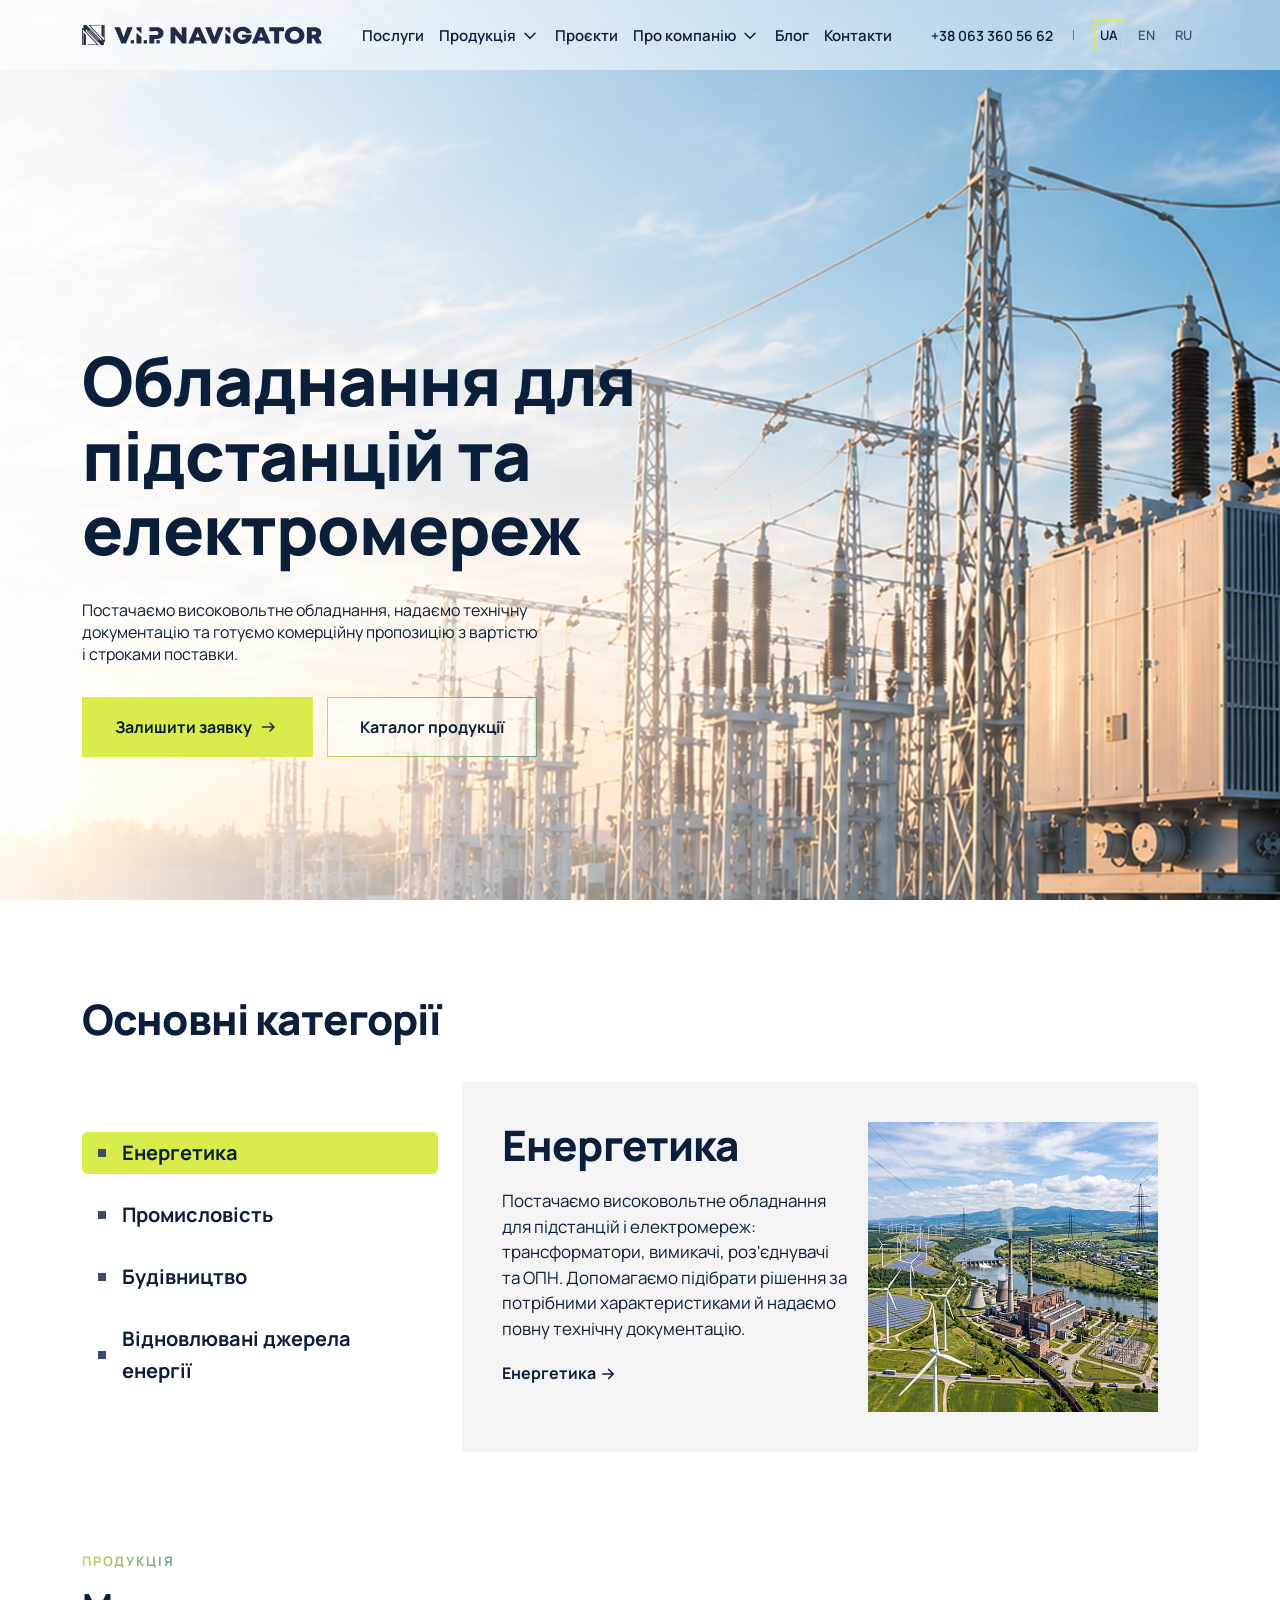
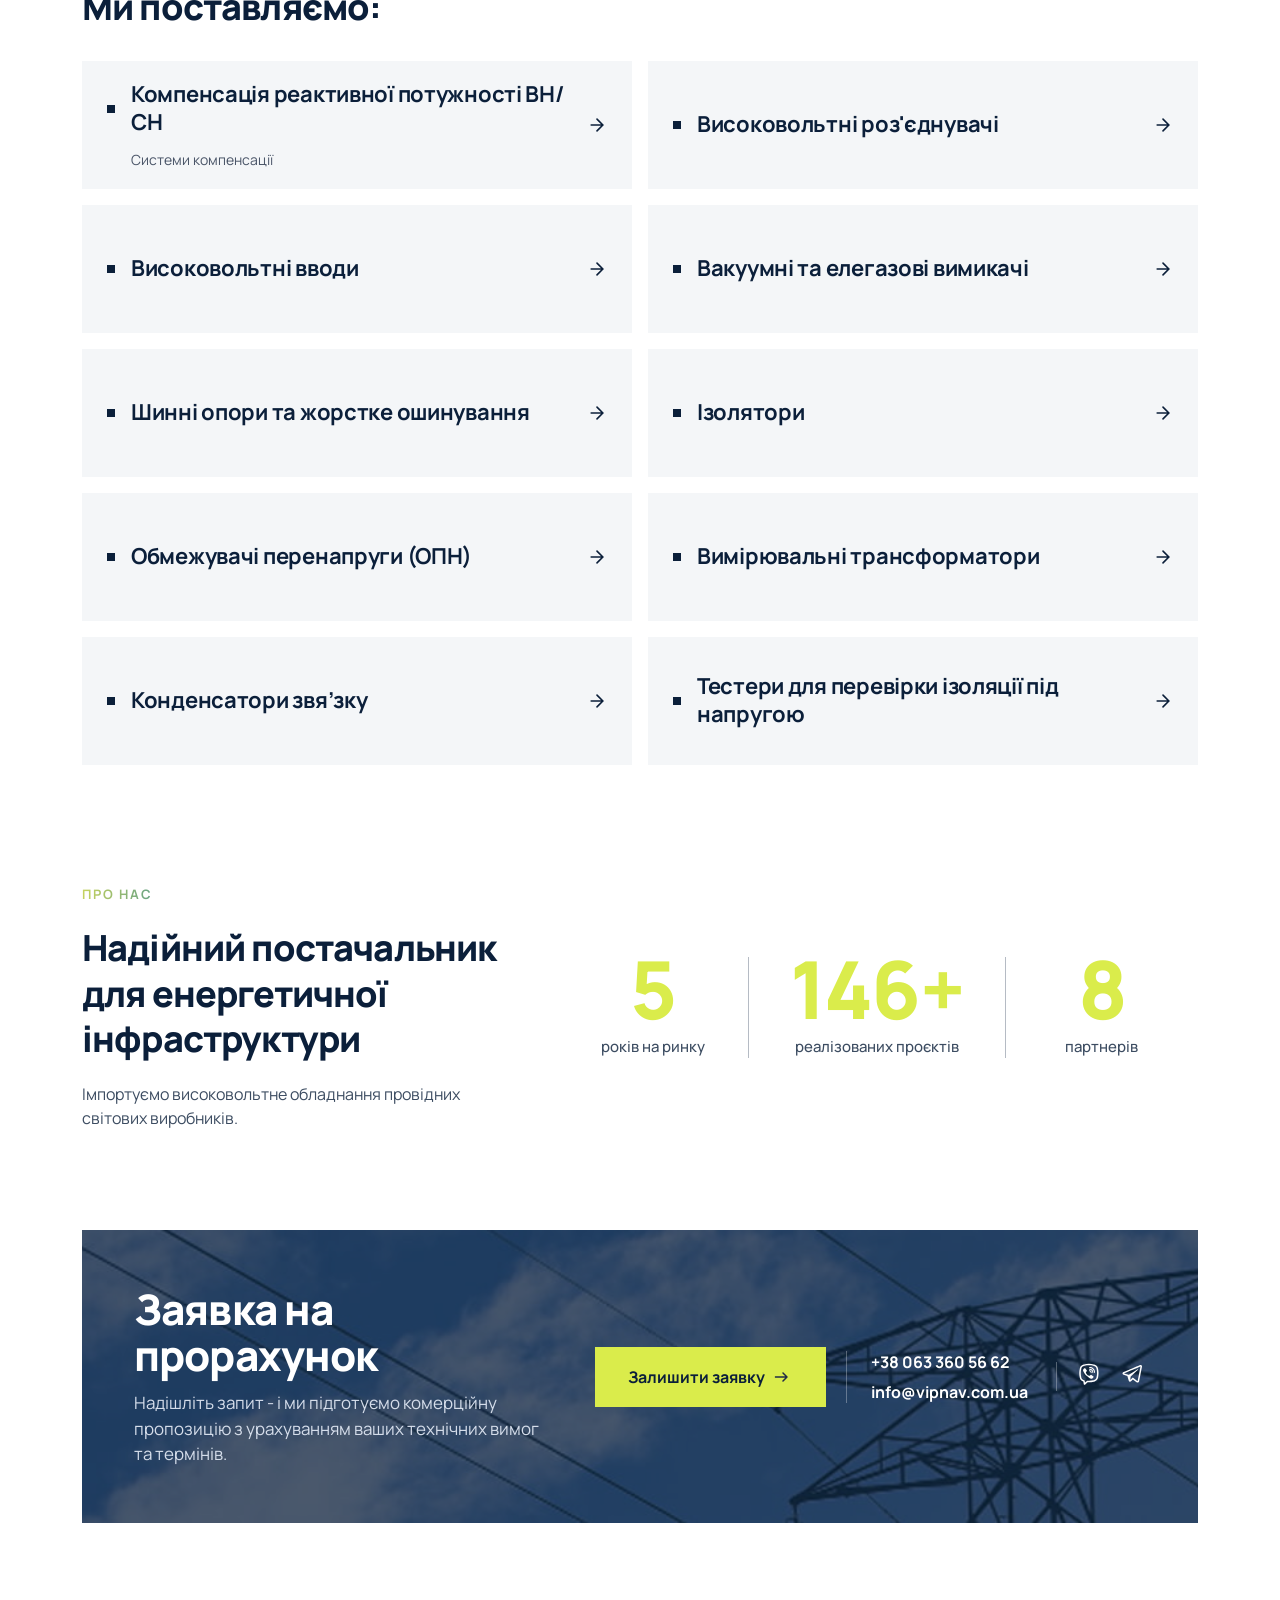
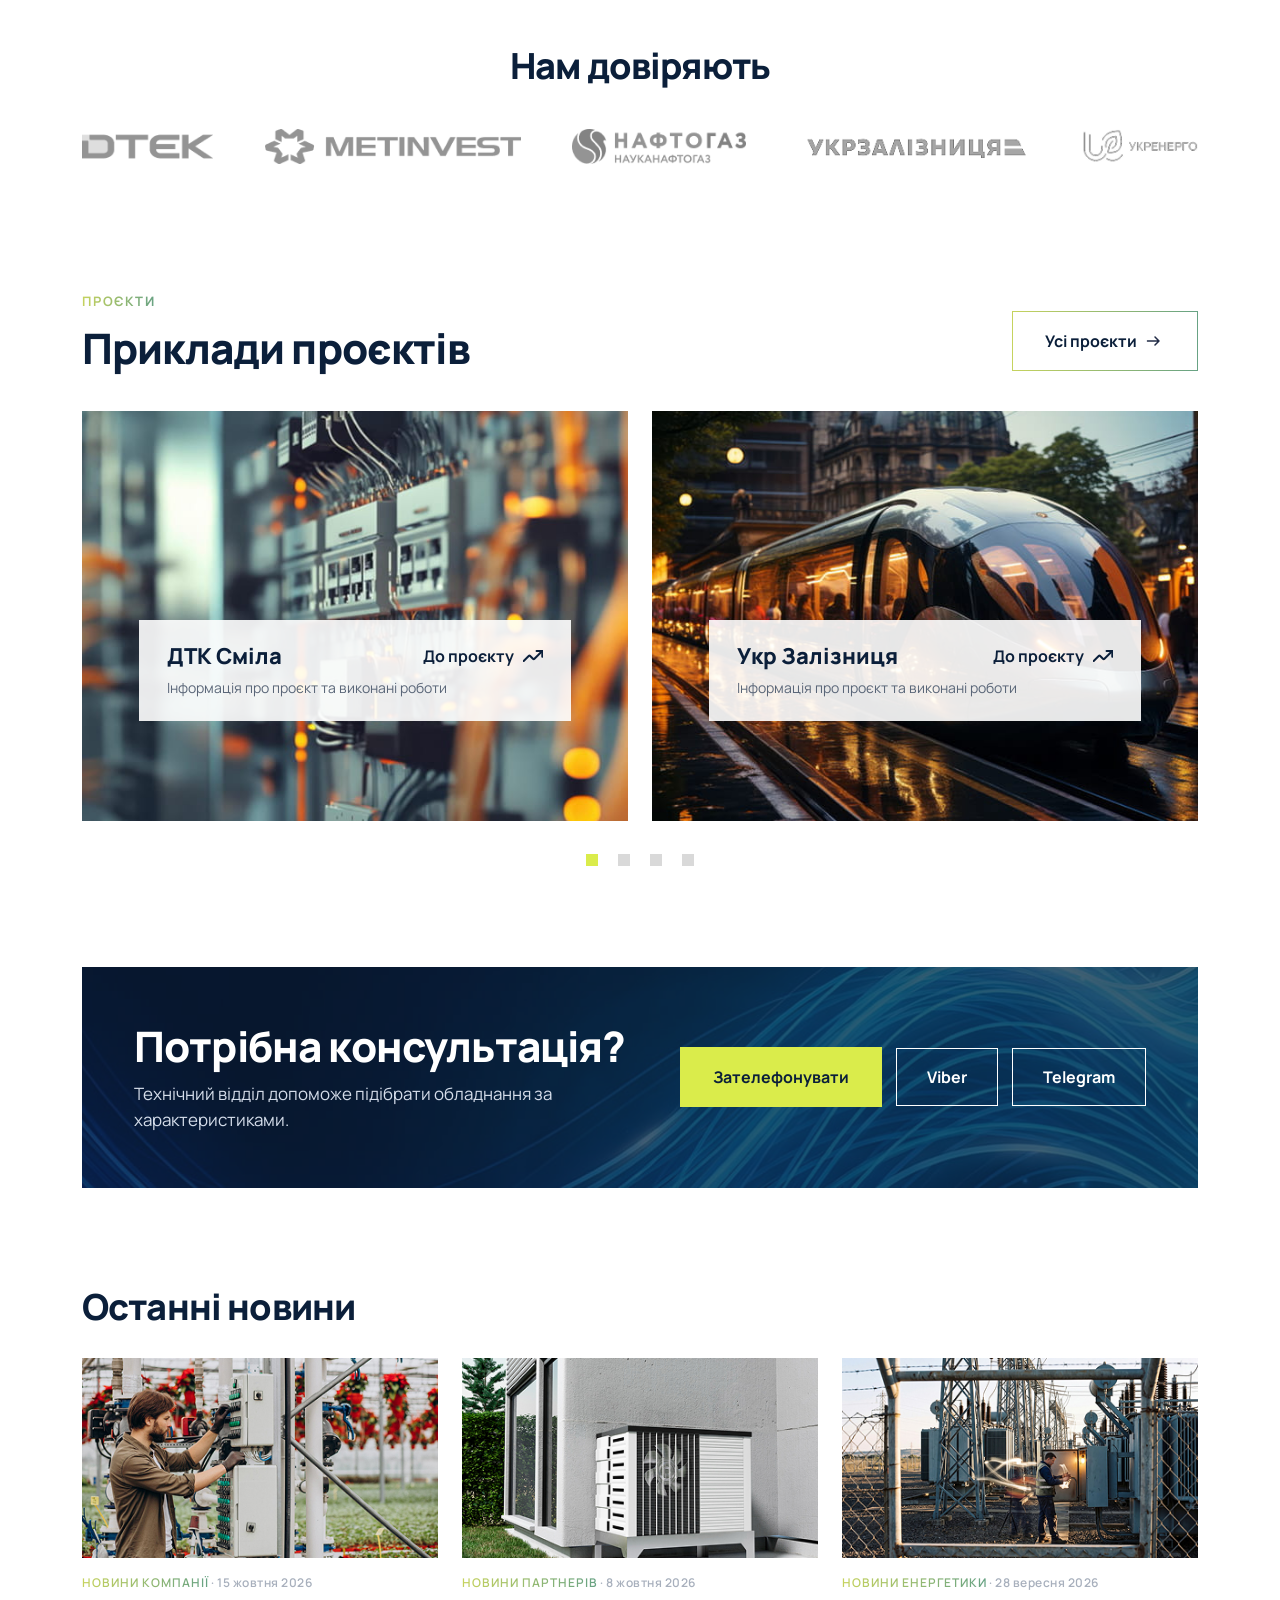
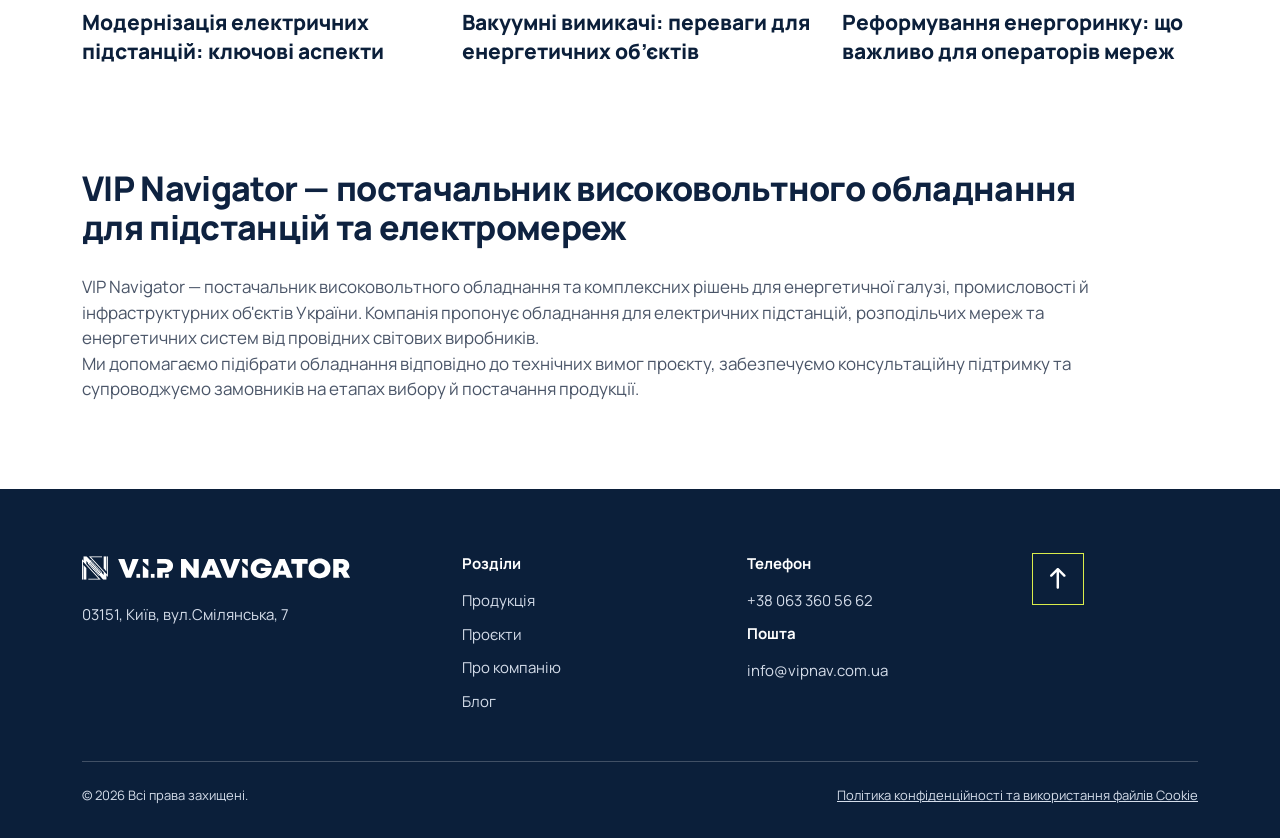
<file: index.html>
<!DOCTYPE html>
<html lang="uk">

<head>
    <meta charset="UTF-8">
    <meta http-equiv="X-UA-Compatible" content="IE=edge">
    <meta name="viewport" content="width=device-width, initial-scale=1.0">
    <title>VIP Navigator, постачальник високовольтного обладнання для підстанцій</title>
    <meta name="description"
        content="VIP Navigator — постачальник високовольтного обладнання для підстанцій і електромереж. Підбір, документація, комерційні пропозиції та поставка в Україну.">
    <link rel="icon" type="image/png" href="favicon.png">

    <link rel="stylesheet" href="css/lib/bootstrap-grid.min.css">
    <link rel="stylesheet" href="css/lib/swiper.css">
    <link rel="stylesheet" href="css/style.css">
</head>

<body>
    <div class="pagewrapper">
        <header class="header">
            <div class="container">
                <div class="header__inner">
                    <a href="#" class="header__logo">
                        <img src="img/general/logo.svg" alt="VIP Navigator">
                    </a>
                    <div class="header__nav mobnav">
                        <nav aria-label="Primary navigation">
                            <ul class="menu">
                                <li class="menu-item"><a href="#">Послуги</a></li>
                                <li class="menu-item menu-item-has-children">
                                    <a href="#" aria-expanded="false">Продукція</a>
                                    <div class="sub-menu mega-menu">
                                        <div class="container">
                                            <div class="mega-menu__inner">
                                                <div class="mega-menu__body">
                                                    <p class="mega-menu__label">Продукція</p>
                                                    <div class="mega-menu__grid">
                                                        <div class="mega-menu__col">
                                                            <a href="#"
                                                                class="mega-menu__link mega-menu__link--title">Компенсація
                                                                реактивної потужності ВН/СН</a>
                                                            <div class="mega-menu__group">
                                                                <a href="#"
                                                                    class="mega-menu__link mega-menu__link--title">Трансформатори</a>
                                                                <ul class="mega-menu__sublist">
                                                                    <li><a href="#"
                                                                            class="mega-menu__link mega-menu__link--sub">Вимірювальні
                                                                            трансформатори</a></li>
                                                                    <li><a href="#"
                                                                            class="mega-menu__link mega-menu__link--sub">Силові
                                                                            трансформатори</a></li>
                                                                </ul>
                                                            </div>
                                                            <a href="#"
                                                                class="mega-menu__link mega-menu__link--title">Мобільна
                                                                трансформаторна підстанція</a>
                                                        </div>
                                                        <div class="mega-menu__col">
                                                            <div class="mega-menu__group">
                                                                <a href="#"
                                                                    class="mega-menu__link mega-menu__link--title">Вимикачі</a>
                                                                <ul class="mega-menu__sublist">
                                                                    <li><a href="#"
                                                                            class="mega-menu__link mega-menu__link--sub">Вакуумні
                                                                            вимикачі</a></li>
                                                                    <li><a href="#"
                                                                            class="mega-menu__link mega-menu__link--sub">Елегазові
                                                                            вимикачі</a></li>
                                                                </ul>
                                                            </div>
                                                            <a href="#"
                                                                class="mega-menu__link mega-menu__link--title">Високовольтні
                                                                роз’єднувачі</a>
                                                            <a href="#"
                                                                class="mega-menu__link mega-menu__link--title">Високовольтні
                                                                вводи</a>
                                                            <a href="#"
                                                                class="mega-menu__link mega-menu__link--title">Шинні
                                                                опори та жорстке ошинування</a>
                                                            <a href="#"
                                                                class="mega-menu__link mega-menu__link--title">Ізолятори</a>
                                                        </div>
                                                        <div class="mega-menu__col">
                                                            <a href="#"
                                                                class="mega-menu__link mega-menu__link--title">Обмежувачі
                                                                перенапруги (ОПН)</a>
                                                            <a href="#"
                                                                class="mega-menu__link mega-menu__link--title">Конденсатори
                                                                зв’язку</a>
                                                            <a href="#"
                                                                class="mega-menu__link mega-menu__link--title">Високовольтний
                                                                кабель</a>
                                                            <a href="#"
                                                                class="mega-menu__link mega-menu__link--title">Високовольтні
                                                                кабельні муфти</a>
                                                            <a href="#"
                                                                class="mega-menu__link mega-menu__link--title">БСС</a>
                                                            <a href="#"
                                                                class="mega-menu__link mega-menu__link--title">Тестери
                                                                для перевірки ізоляції під напругою</a>
                                                        </div>
                                                    </div>
                                                    <a href="#" class="mega-menu__all">
                                                        Уся продукція
                                                        <img src="img/general/btn-arrow.svg" alt="" width="18"
                                                            height="18">
                                                    </a>
                                                </div>
                                                <aside class="mega-menu__aside">
                                                    <div class="mega-menu__aside-content">
                                                        <p class="mega-menu__aside-title">Не знайшли потрібне?</p>
                                                        <p class="mega-menu__aside-text">Надішліть запит — підготуємо
                                                            комерційну пропозицію з вартістю та строками поставки.</p>
                                                    </div>
                                                    <a href="#" class="mega-menu__aside-btn">Отримати КП</a>
                                                </aside>
                                            </div>
                                        </div>
                                    </div>
                                </li>
                                <li class="menu-item"><a href="#">Проєкти</a></li>
                                <li class="menu-item menu-item-has-children">
                                    <a href="about-company.html" aria-expanded="false">Про компанію</a>
                                    <ul class="sub-menu">
                                        <li class="menu-item"><a href="about-company.html">Про компанію</a></li>
                                        <li class="menu-item"><a href="reviews-letters-of-rec.html">Відгуки та
                                                рекомендаційні листи</a></li>
                                    </ul>
                                </li>
                                <li class="menu-item"><a href="#">Блог</a></li>
                                <li class="menu-item"><a href="#">Контакти</a></li>
                            </ul>
                        </nav>
                        <div class="mobilenav-bottomsect">
                            <a class="mobilenav-bottomsect__phone" href="tel:+380633605662">
                                +38 063 360 56 62
                            </a>
                            <ul class="header__lang">
                                <li><a href="#" class="active">UA</a></li>
                                <li><a href="#">EN</a></li>
                            </ul>
                            <a href="#" class="green-btn">
                                Залишити заявку
                                <img src="img/general/btn-arrow.svg" alt="">
                            </a>
                        </div>
                    </div>
                    <div class="header__action">
                        <a href="tel:+380633605662" class="header__phone">
                            <span class="header__phone-text">+38 063 360 56 62</span>
                            <img class="header__phone-icon" src="img/general/phone-call.svg" alt="" width="32"
                                height="32">
                        </a>
                        <span class="header__lang-separator"></span>
                        <ul class="header__lang">
                            <li><a href="#" class="active">UA</a></li>
                            <li><a href="#">EN</a></li>
                            <li><a href="#">RU</a></li>
                        </ul>
                        <button class="burger-menu" type="button" aria-expanded="false" aria-label="Відкрити меню">
                            <span class="burger-menu__icon" aria-hidden="true">
                                <span class="burger-menu__line"></span>
                                <span class="burger-menu__line"></span>
                                <span class="burger-menu__line"></span>
                            </span>
                        </button>
                    </div>
                </div>
            </div>
        </header>

        <main class="main">
            <section class="hero header-offset">
                <img class="hero__bg" src="img/main/obladnannya-pidstantsiy-ta-elektromerezh.jpg"
                    alt="Високовольтне обладнання для підстанції та електромереж">
                <div class="container">
                    <div class="hero-content">
                        <h1>
                            Обладнання для підстанцій та електромереж
                        </h1>
                        <p>
                            Постачаємо високовольтне обладнання, надаємо технічну<br> документацію та готуємо комерційну
                            пропозицію з вартістю<br> і строками поставки.
                        </p>
                        <div class="btn-group">
                            <a href="#" class="green-btn">
                                Залишити заявку
                                <img src="img/general/btn-arrow.svg" alt="">
                            </a>
                            <a href="#" class="transparent-btn">Каталог продукції</a>
                        </div>
                    </div>
                </div>
            </section>

            <section class="category">
                <div class="container">
                    <h2>Основні категорії</h2>
                    <div class="row tab-row">
                        <div class="col-lg-4">
                            <div class="category__tablist-wrap">
                                <ul class="category__tablist">
                                    <li>Енергетика</li>
                                    <li>Промисловість</li>
                                    <li>Будівництво</li>
                                    <li>Відновлювані джерела<br>
                                        енергії</li>
                                </ul>
                            </div>
                        </div>
                        <div class="col-lg-8">
                            <div class="tabcontent">
                                <div class="tabcontent-item">
                                    <div class="tabcontent-item__content">
                                        <h3>Енергетика</h3>
                                        <p>
                                            Постачаємо високовольтне обладнання для підстанцій і електромереж:
                                            трансформатори, вимикачі, роз'єднувачі та ОПН. Допомагаємо підібрати рішення
                                            за потрібними характеристиками й надаємо повну
                                            технічну документацію.
                                        </p>
                                        <a href="#">
                                            Енергетика
                                            <img src="img/general/link-arrow.svg" alt="">
                                        </a>
                                    </div>
                                    <div class="tabcontent-item__image">
                                        <img src="img/main/haluza-energetyka.jpg"
                                            alt="Обладнання для галузі енергетики">
                                    </div>
                                </div>
                                <div class="tabcontent-item">
                                    <div class="tabcontent-item__content">
                                        <h3>Промисловість</h3>
                                        <p>
                                            Постачаємо високовольтне обладнання для підстанцій і електромереж:
                                            трансформатори, вимикачі, роз'єднувачі та ОПН. Допомагаємо підібрати рішення
                                            за потрібними характеристиками й надаємо повну
                                            технічну документацію.
                                        </p>
                                        <a href="#">
                                            Промисловість
                                            <img src="img/general/link-arrow.svg" alt="">
                                        </a>
                                    </div>
                                    <div class="tabcontent-item__image">
                                        <img src="img/main/promyslovist.jpg" alt="Обладнання для галузі промисловості">
                                    </div>
                                </div>
                                <div class="tabcontent-item">
                                    <div class="tabcontent-item__content">
                                        <h3>Будівництво</h3>
                                        <p>
                                            Постачаємо високовольтне обладнання для підстанцій і електромереж:
                                            трансформатори, вимикачі, роз'єднувачі та ОПН. Допомагаємо підібрати рішення
                                            за потрібними характеристиками й надаємо повну
                                            технічну документацію.
                                        </p>
                                        <a href="#">
                                            Будівництво
                                            <img src="img/general/link-arrow.svg" alt="">
                                        </a>
                                    </div>
                                    <div class="tabcontent-item__image">
                                        <img src="img/main/budivnyctvo.jpg" alt="Обладнання для галузі будівництва">
                                    </div>
                                </div>
                                <div class="tabcontent-item">
                                    <div class="tabcontent-item__content">
                                        <h3>Відновлювані джерела
                                            енергії</h3>
                                        <p>
                                            Постачаємо високовольтне обладнання для підстанцій і електромереж:
                                            трансформатори, вимикачі, роз'єднувачі та ОПН. Допомагаємо підібрати рішення
                                            за потрібними характеристиками й надаємо повну
                                            технічну документацію.
                                        </p>
                                        <a href="#">
                                            Відновлювані джерела
                                            енергії
                                            <img src="img/general/link-arrow.svg" alt="">
                                        </a>
                                    </div>
                                    <div class="tabcontent-item__image">
                                        <img src="img/main/vidnovluvani-dzherela-energiy.jpg"
                                            alt="Обладнання для відновлюваних джерел енергії">
                                    </div>
                                </div>
                            </div>
                        </div>
                    </div>
                </div>
            </section>


            <section class="about-products">
                <div class="container">
                    <div class="about-products__header">
                        <p class="sect-title">
                            ПРОДУКЦІЯ
                        </p>
                        <h2 class="titleh3">
                            Ми поставляємо:
                        </h2>
                    </div>
                    <div class="about-products__grid">
                        <div class="row">
                            <div class="col-sm-6">
                                <a href="#" class="about-products__item">
                                    <p class="about-products__title">
                                        Компенсація реактивної потужності ВН/СН
                                    </p>
                                    <p class="about-products__caption">
                                        Системи компенсації
                                    </p>
                                </a>
                            </div>
                            <div class="col-sm-6">
                                <a href="#" class="about-products__item">
                                    <p class="about-products__title">
                                        Високовольтні роз'єднувачі
                                    </p>
                                </a>
                            </div>
                            <div class="col-sm-6">
                                <a href="#" class="about-products__item">
                                    <p class="about-products__title">
                                        Високовольтні вводи
                                    </p>
                                </a>
                            </div>
                            <div class="col-sm-6">
                                <a href="#" class="about-products__item">
                                    <p class="about-products__title">
                                        Bакуумні та елегазові вимикачі
                                    </p>
                                </a>
                            </div>
                            <div class="col-sm-6">
                                <a href="#" class="about-products__item">
                                    <p class="about-products__title">
                                        Шинні опори та жорстке ошинування
                                    </p>
                                </a>
                            </div>
                            <div class="col-sm-6">
                                <a href="#" class="about-products__item">
                                    <p class="about-products__title">
                                        Ізолятори
                                    </p>
                                </a>
                            </div>
                            <div class="col-sm-6">
                                <a href="#" class="about-products__item">
                                    <p class="about-products__title">
                                        Обмежувачі перенапруги (ОПН)
                                    </p>
                                </a>
                            </div>
                            <div class="col-sm-6">
                                <a href="#" class="about-products__item">
                                    <p class="about-products__title">
                                        Bимірювальні трансформатори
                                    </p>
                                </a>
                            </div>
                            <div class="col-sm-6">
                                <a href="#" class="about-products__item">
                                    <p class="about-products__title">
                                        Конденсатори звя’зку
                                    </p>
                                </a>
                            </div>
                            <div class="col-sm-6">
                                <a href="#" class="about-products__item">
                                    <p class="about-products__title">
                                        Тестери для перевірки ізоляції під напругою
                                    </p>
                                </a>
                            </div>
                        </div>
                    </div>
                </div>
            </section>


            <section class="aboutus">
                <div class="container">
                    <div class="row align-items-center">
                        <div class="col-lg-5">
                            <div class="aboutus__content">
                                <p class="sect-title">
                                    Про нас
                                </p>
                                <h2 class="titleh3">
                                    Надійний постачальник для енергетичної інфраструктури
                                </h2>
                                <div class="descr">
                                    <p>
                                        Імпортуємо високовольтне обладнання провідних<br> світових виробників.
                                    </p>
                                </div>
                            </div>
                        </div>
                        <div class="col-lg-7">
                            <div class="counter">
                                <div class="counter__item">
                                    <span class="num"><i>10</i></span>
                                    <p>років на ринку</p>
                                </div>
                                <div class="counter__item">
                                    <span class="num"><i>300</i>+</span>
                                    <p>реалізованих проєктів</p>
                                </div>
                                <div class="counter__item">
                                    <span class="num"><i>15</i></span>
                                    <p>партнерів</p>
                                </div>
                            </div>
                        </div>
                    </div>
                </div>
            </section>

            <section class="cta">
                <div class="container">
                    <div class="cta1">
                        <picture class="cta__bg">
                            <source media="(max-width: 575.8px)"
                                srcset="img/main/zayavka-komertsiyna-propozytsiya-mobile.jpg">
                            <img src="img/main/zayavka-komertsiyna-propozytsiya.jpg" alt="">
                        </picture>
                        <div class="row align-items-center">
                            <div class="col-xxl-6 col-xl-5">
                                <h2>
                                    Заявка на прорахунок
                                </h2>
                                <p>
                                    Надішліть запит - і ми підготуємо комерційну пропозицію<br>
                                    з урахуванням ваших технічних вимог та термінів.
                                </p>
                            </div>
                            <div class="col-xxl-6 col-xl-7">
                                <div class="cta__action">
                                    <a href="#" class="green-btn">
                                        Залишити заявку
                                        <img src="img/general/btn-arrow.svg" alt="">
                                    </a>
                                    <ul class="cta__contacts">
                                        <li><a href="tel:+380633605662">+38 063 360 56 62</a></li>
                                        <li><a href="mailto:info@vipnav.com.ua">info@vipnav.com.ua</a></li>
                                    </ul>
                                    <ul class="cta__social">
                                        <li>
                                            <a class="cta__social-link" href="viber://chat?number=%2B380633605662">
                                                <svg width="24" height="24" viewBox="0 0 24 24" fill="none"
                                                    xmlns="http://www.w3.org/2000/svg">
                                                    <path
                                                        d="M7.96485 6.202C7.77899 6.17478 7.58942 6.2122 7.42785 6.308H7.41385C7.03885 6.528 6.70085 6.805 6.41285 7.131C6.17285 7.408 6.04285 7.688 6.00885 7.958C5.98885 8.118 6.00285 8.28 6.04985 8.433L6.06785 8.443C6.33785 9.236 6.68985 9.999 7.11985 10.717C7.67455 11.7253 8.35683 12.658 9.14985 13.492L9.17385 13.526L9.21185 13.554L9.23485 13.581L9.26285 13.605C10.0998 14.4003 11.0347 15.0858 12.0448 15.645C13.1998 16.274 13.9008 16.571 14.3218 16.695V16.701C14.4448 16.739 14.5568 16.756 14.6698 16.756C15.0286 16.7303 15.3682 16.5844 15.6338 16.342C15.9588 16.054 16.2338 15.715 16.4478 15.338V15.331C16.6488 14.951 16.5808 14.593 16.2908 14.35C15.7088 13.8404 15.0789 13.3883 14.4098 13C13.9618 12.757 13.5068 12.904 13.3228 13.15L12.9298 13.646C12.7278 13.892 12.3618 13.858 12.3618 13.858L12.3518 13.864C9.62085 13.167 8.89185 10.402 8.89185 10.402C8.89185 10.402 8.85785 10.026 9.11085 9.834L9.60285 9.438C9.83885 9.246 10.0028 8.792 9.74985 8.344C9.36243 7.67543 8.91133 7.04584 8.40285 6.464C8.29162 6.32738 8.13585 6.23427 7.96285 6.201M12.5798 5C12.4472 5 12.3201 5.05268 12.2263 5.14645C12.1325 5.24021 12.0798 5.36739 12.0798 5.5C12.0798 5.63261 12.1325 5.75979 12.2263 5.85355C12.3201 5.94732 12.4472 6 12.5798 6C13.8438 6 14.8938 6.413 15.7248 7.205C16.1518 7.638 16.4848 8.151 16.7028 8.713C16.9218 9.276 17.0218 9.877 16.9958 10.479C16.9903 10.6116 17.0376 10.741 17.1274 10.8387C17.2173 10.9364 17.3422 10.9944 17.4748 11C17.6075 11.0056 17.7368 10.9582 17.8346 10.8684C17.9323 10.7786 17.9903 10.6536 17.9958 10.521C18.0257 9.78056 17.9028 9.0419 17.6348 8.351C17.3657 7.65658 16.9557 7.02536 16.4308 6.497L16.4208 6.487C15.3898 5.502 14.0858 5 12.5798 5Z"
                                                        fill="white" />
                                                    <path
                                                        d="M12.5449 6.64394C12.4123 6.64394 12.2851 6.69662 12.1914 6.79039C12.0976 6.88416 12.0449 7.01134 12.0449 7.14394C12.0449 7.27655 12.0976 7.40373 12.1914 7.4975C12.2851 7.59127 12.4123 7.64394 12.5449 7.64394H12.5619C13.4739 7.70894 14.1379 8.01294 14.6029 8.51194C15.0799 9.02594 15.3269 9.66494 15.3079 10.4549C15.3049 10.5876 15.3546 10.7159 15.4462 10.8119C15.5378 10.9078 15.6638 10.9634 15.7964 10.9664C15.929 10.9695 16.0574 10.9197 16.1533 10.8281C16.2493 10.7365 16.3049 10.6106 16.3079 10.4779C16.3319 9.44094 15.9979 8.54594 15.3359 7.83194V7.82994C14.6589 7.10394 13.7299 6.71994 12.6119 6.64494L12.5949 6.64294L12.5449 6.64394Z"
                                                        fill="white" />
                                                    <path
                                                        d="M12.5259 8.31895C12.459 8.31305 12.3915 8.32069 12.3277 8.34141C12.2638 8.36214 12.2047 8.39553 12.154 8.43959C12.1033 8.48365 12.062 8.53747 12.0325 8.59785C12.0031 8.65823 11.9861 8.72392 11.9826 8.791C11.9791 8.85808 11.9892 8.92518 12.0122 8.98829C12.0352 9.0514 12.0707 9.10923 12.1165 9.15832C12.1624 9.20741 12.2177 9.24675 12.2791 9.27401C12.3405 9.30127 12.4067 9.31587 12.4739 9.31695C12.8919 9.33895 13.1589 9.46495 13.3269 9.63395C13.4959 9.80395 13.6219 10.077 13.6449 10.504C13.6461 10.5711 13.6609 10.6372 13.6882 10.6985C13.7156 10.7598 13.755 10.8149 13.8041 10.8606C13.8533 10.9064 13.9111 10.9417 13.9742 10.9646C14.0372 10.9875 14.1043 10.9975 14.1713 10.994C14.2383 10.9904 14.3039 10.9734 14.3642 10.9439C14.4245 10.9145 14.4783 10.8732 14.5223 10.8225C14.5663 10.7718 14.5997 10.7128 14.6204 10.649C14.6411 10.5852 14.6487 10.5178 14.6429 10.451C14.6109 9.85095 14.4229 9.32095 14.0379 8.93095C13.6509 8.54095 13.1239 8.35095 12.5259 8.31895Z"
                                                        fill="white" />
                                                    <path
                                                        d="M7.06686 2.38406C10.2489 1.67276 13.5488 1.67276 16.7309 2.38406L17.0699 2.45906C17.9998 2.66754 18.8539 3.12949 19.5373 3.7937C20.2208 4.45792 20.7069 5.29843 20.9419 6.22206C21.7503 9.40485 21.7503 12.7393 20.9419 15.9221C20.7069 16.8457 20.2208 17.6862 19.5373 18.3504C18.8539 19.0146 17.9998 19.4766 17.0699 19.6851L16.7299 19.7601C14.7368 20.2051 12.6918 20.373 10.6529 20.2591L7.99986 22.6331C7.89984 22.7226 7.77762 22.7837 7.64595 22.8099C7.51428 22.8361 7.37799 22.8265 7.25131 22.782C7.12463 22.7376 7.01219 22.6599 6.92575 22.5572C6.8393 22.4545 6.78202 22.3305 6.75986 22.1981L6.32086 19.5761C5.47927 19.3137 4.71894 18.8401 4.11236 18.2004C3.50578 17.5608 3.0732 16.7764 2.85586 15.9221C2.0474 12.7393 2.0474 9.40485 2.85586 6.22206C3.0908 5.29843 3.57695 4.45792 4.2604 3.7937C4.94385 3.12949 5.7979 2.66754 6.72786 2.45906L7.06686 2.38406ZM16.4039 3.84706C13.4371 3.18386 10.3606 3.18386 7.39386 3.84706L7.05386 3.92306C6.39482 4.07124 5.78965 4.39892 5.30534 4.86981C4.82103 5.3407 4.47649 5.93644 4.30986 6.59106C3.56286 9.53169 3.56286 12.6124 4.30986 15.5531C4.47657 16.2078 4.82126 16.8036 5.30576 17.2745C5.79025 17.7454 6.39564 18.073 7.05486 18.2211L7.14486 18.2411C7.29045 18.2736 7.42303 18.3489 7.52563 18.4572C7.62824 18.5655 7.69621 18.7019 7.72086 18.8491L8.01486 20.6071L9.88686 18.9321C9.96162 18.865 10.0491 18.8136 10.1441 18.7809C10.2391 18.7483 10.3397 18.7351 10.4399 18.7421C12.4389 18.8832 14.4479 18.7333 16.4039 18.2971L16.7429 18.2211C17.4021 18.073 18.0075 17.7454 18.492 17.2745C18.9765 16.8036 19.3212 16.2078 19.4879 15.5531C20.2339 12.6131 20.2339 9.53206 19.4879 6.59106C19.3212 5.93631 18.9765 5.34049 18.492 4.86959C18.0075 4.39868 17.4021 4.07108 16.7429 3.92306L16.4039 3.84706Z"
                                                        fill-rule="evenodd" clip-rule="evenodd" fill="white" />
                                                </svg>
                                                <span class="cta__social-label">Viber</span>
                                            </a>
                                        </li>
                                        <li>
                                            <a class="cta__social-link" href="https://t.me/vipnav">
                                                <svg width="24" height="24" viewBox="0 0 24 24" fill="none"
                                                    xmlns="http://www.w3.org/2000/svg">
                                                    <path
                                                        d="M19.5527 2.99705C19.312 3.01491 19.0757 3.07138 18.853 3.1643H18.85C18.6362 3.24905 17.62 3.67655 16.075 4.32455L10.5385 6.6563C6.56571 8.3288 2.66046 9.9758 2.66046 9.9758L2.70696 9.9578C2.70696 9.9578 2.43771 10.0463 2.15646 10.2391C1.98231 10.3491 1.8327 10.4939 1.71696 10.6643C1.57896 10.8668 1.46796 11.1766 1.50921 11.4968C1.57671 12.0383 1.92771 12.3631 2.17971 12.5423C2.43471 12.7238 2.67771 12.8086 2.67771 12.8086H2.68371L6.34596 14.0423C6.51021 14.5696 7.46196 17.6986 7.69071 18.4193C7.82571 18.8498 7.95696 19.1191 8.12121 19.3246C8.19971 19.4296 8.29446 19.5173 8.40546 19.5878C8.46312 19.6225 8.52517 19.6492 8.58996 19.6673L8.55246 19.6583C8.56371 19.6613 8.57271 19.6703 8.58096 19.6733C8.61096 19.6816 8.63121 19.6846 8.66946 19.6906C9.24921 19.8661 9.71496 19.5061 9.71496 19.5061L9.74121 19.4851L11.9035 17.5163L15.5275 20.2966L15.61 20.3318C16.3652 20.6633 17.1302 20.4788 17.5345 20.1533C17.9417 19.8256 18.1 19.4063 18.1 19.4063L18.1262 19.3388L20.9267 4.99205C21.0062 4.63805 21.0265 4.30655 20.9387 3.9848C20.8487 3.65894 20.6396 3.37873 20.353 3.19955C20.1126 3.0533 19.8337 2.98275 19.5527 2.99705ZM19.477 4.53455C19.474 4.5818 19.483 4.57655 19.462 4.6673V4.67555L16.6877 18.8731C16.6757 18.8933 16.6555 18.9376 16.6 18.9818C16.5415 19.0283 16.495 19.0576 16.2512 18.9608L11.8187 15.5626L9.14121 18.0031L9.70371 14.4106L16.9457 7.66055C17.2442 7.38305 17.1445 7.32455 17.1445 7.32455C17.1655 6.98405 16.6937 7.2248 16.6937 7.2248L7.56171 12.8821L7.55871 12.8671L3.18171 11.3933V11.3903L3.17046 11.3881L3.19296 11.3791L3.21696 11.3671L3.24021 11.3588C3.24021 11.3588 7.14846 9.7118 11.1212 8.0393C13.1102 7.20155 15.1142 6.3578 16.6555 5.7068C17.5695 5.32206 18.4845 4.93955 19.4005 4.5593C19.462 4.5353 19.4327 4.53455 19.477 4.53455Z"
                                                        fill="white" />
                                                </svg>
                                                <span class="cta__social-label">Telegram</span>
                                            </a>
                                        </li>
                                    </ul>

                                </div>
                            </div>
                        </div>
                    </div>
                </div>
            </section>

            <section class="partners">
                <div class="container">
                    <h2 class="titleh3">Нам довіряють</h2>
                    <!-- <div class="partners-list"> -->
                    <ul class="partners-list">
                        <li>
                            <img src="img/main/logo-dtek.png" alt="dtek">
                        </li>
                        <li><img src="img/main/logo-metinvest.png" alt="metinvest"></li>
                        <li><img src="img/main/logo-naftogaz.png" alt="naftogaz"></li>
                        <li><img src="img/main/logo-ukrzaliznytsia.png" alt="ukrzaliznycia"></li>
                        <li><img src="img/main/logo-ukrenergo.png" alt="ukrenergo"></li>
                    </ul>
                    <!-- </div> -->
                </div>
                <!-- <div class="partners__marquee marquee">
                    <div class="marquee__track">
                        <div class="partners__list">
                            <div class="partners__item">
                                <img src="img/main/logo-ukrenergo.png" alt="Логотип Ukrenergo" width="160" height="48">
                            </div>
                            <div class="partners__item">
                                <img src="img/main/logo-dtek.png" alt="Логотип DTEK" width="160" height="48">
                            </div>
                            <div class="partners__item">
                                <img src="img/main/logo-metinvest.png" alt="Логотип Metinvest" width="160" height="48">
                            </div>
                            <div class="partners__item">
                                <img src="img/main/logo-naftogaz.png" alt="Логотип Naftogaz" width="160" height="48">
                            </div>
                            <div class="partners__item">
                                <img src="img/main/logo-ukrzaliznytsia.png" alt="Логотип Укрзалізниці" width="160" height="48">
                            </div>
                        </div>
                    </div>
                </div> -->


            </section>

            <section class="projects">
                <div class="container">
                    <div class="projects_header">
                        <div class="row align-items-end">
                            <div class="col-lg-9 col-md-7">
                                <p class="sect-title">
                                    Проєкти
                                </p>
                                <h2>Приклади проєктів</h2>
                            </div>
                            <div class="col-lg-3 col-md-5 text-end">
                                <a href="#" class="transparent-btn hovergreen">
                                    Усі проєкти
                                    <img src="img/general/btn-arrow.svg" alt="">
                                </a>
                            </div>
                        </div>
                    </div>
                    <div class="projects-wrapper">
                        <div class="swiper mySwiper-projects">
                            <div class="swiper-wrapper">
                                <div class="swiper-slide">
                                    <div class="slide-item">
                                        <div class="slide-item__media">
                                            <img class="slide-item__img"
                                                src="img/main/proekt-dtek-smila-vysokovoltne-obladnannya.jpg"
                                                alt="Проєкт ДТК Сміла — постачання високовольтного обладнання">
                                        </div>
                                        <div class="slide-item__info">
                                            <div class="slide-item__infohead">
                                                <a href="#" class="title">ДТК Сміла</a>
                                                <div class="projlink">
                                                    <a href="#">
                                                        До проєкту
                                                        <svg width="20" height="20" viewBox="0 0 20 20" fill="none"
                                                            xmlns="http://www.w3.org/2000/svg">
                                                            <g clip-path="url(#clip0_145_1730)">
                                                                <path d="M13.5715 5H19.2858V10.7143" stroke-width="2"
                                                                    stroke-linecap="round" stroke-linejoin="round"
                                                                    stroke="#0B1F3A" />
                                                                <path
                                                                    d="M19.2858 5L11.2144 13.0714C11.0808 13.2023 10.9013 13.2756 10.7144 13.2756C10.5274 13.2756 10.3479 13.2023 10.2144 13.0714L6.92864 9.78571C6.79512 9.65484 6.61561 9.58153 6.42864 9.58153C6.24167 9.58153 6.06216 9.65484 5.92864 9.78571L0.714355 15"
                                                                    stroke-width="2" stroke-linecap="round"
                                                                    stroke-linejoin="round" stroke="#0B1F3A" />
                                                            </g>
                                                            <defs>
                                                                <clipPath id="clip0_145_1730">
                                                                    <rect width="20" height="20" fill="white" />
                                                                </clipPath>
                                                            </defs>
                                                        </svg>
                                                    </a>
                                                </div>
                                                <div class="slide-item__descr">
                                                    <p>
                                                        Інформація про проєкт та виконані роботи
                                                    </p>
                                                </div>
                                            </div>

                                        </div>
                                    </div>
                                </div>
                                <div class="swiper-slide">
                                    <div class="slide-item">
                                        <div class="slide-item__media">
                                            <img class="slide-item__img"
                                                src="img/main/proekt-ukrzaliznytsia-vysokovoltne-obladnannya.jpg"
                                                alt="Проєкт Укрзалізниця — постачання високовольтного обладнання">
                                        </div>
                                        <div class="slide-item__info">
                                            <div class="slide-item__infohead">
                                                <a href="#" class="title">Укр Залізниця</a>
                                                <div class="projlink">
                                                    <a href="#">
                                                        До проєкту
                                                        <svg width="20" height="20" viewBox="0 0 20 20" fill="none"
                                                            xmlns="http://www.w3.org/2000/svg">
                                                            <g clip-path="url(#clip0_145_1731)">
                                                                <path d="M13.5715 5H19.2858V10.7143" stroke-width="2"
                                                                    stroke-linecap="round" stroke-linejoin="round"
                                                                    stroke="#0B1F3A" />
                                                                <path
                                                                    d="M19.2858 5L11.2144 13.0714C11.0808 13.2023 10.9013 13.2756 10.7144 13.2756C10.5274 13.2756 10.3479 13.2023 10.2144 13.0714L6.92864 9.78571C6.79512 9.65484 6.61561 9.58153 6.42864 9.58153C6.24167 9.58153 6.06216 9.65484 5.92864 9.78571L0.714355 15"
                                                                    stroke-width="2" stroke-linecap="round"
                                                                    stroke-linejoin="round" stroke="#0B1F3A" />
                                                            </g>
                                                            <defs>
                                                                <clipPath id="clip0_145_1731">
                                                                    <rect width="20" height="20" fill="white" />
                                                                </clipPath>
                                                            </defs>
                                                        </svg>
                                                    </a>
                                                </div>
                                                <div class="slide-item__descr">
                                                    <p>
                                                        Інформація про проєкт та виконані роботи
                                                    </p>
                                                </div>
                                            </div>

                                        </div>
                                    </div>
                                </div>
                                <div class="swiper-slide">
                                    <div class="slide-item">
                                        <div class="slide-item__media">
                                            <img class="slide-item__img"
                                                src="img/main/proekt-dtek-smila-vysokovoltne-obladnannya.jpg"
                                                alt="Проєкт ДТК Сміла — постачання високовольтного обладнання">
                                        </div>
                                        <div class="slide-item__info">
                                            <div class="slide-item__infohead">
                                                <a href="#" class="title">ДТК Сміла</a>
                                                <div class="projlink">
                                                    <a href="#">
                                                        До проєкту
                                                        <svg width="20" height="20" viewBox="0 0 20 20" fill="none"
                                                            xmlns="http://www.w3.org/2000/svg">
                                                            <g clip-path="url(#clip0_145_1732)">
                                                                <path d="M13.5715 5H19.2858V10.7143" stroke-width="2"
                                                                    stroke-linecap="round" stroke-linejoin="round"
                                                                    stroke="#0B1F3A" />
                                                                <path
                                                                    d="M19.2858 5L11.2144 13.0714C11.0808 13.2023 10.9013 13.2756 10.7144 13.2756C10.5274 13.2756 10.3479 13.2023 10.2144 13.0714L6.92864 9.78571C6.79512 9.65484 6.61561 9.58153 6.42864 9.58153C6.24167 9.58153 6.06216 9.65484 5.92864 9.78571L0.714355 15"
                                                                    stroke-width="2" stroke-linecap="round"
                                                                    stroke-linejoin="round" stroke="#0B1F3A" />
                                                            </g>
                                                            <defs>
                                                                <clipPath id="clip0_145_1732">
                                                                    <rect width="20" height="20" fill="white" />
                                                                </clipPath>
                                                            </defs>
                                                        </svg>
                                                    </a>
                                                </div>
                                                <div class="slide-item__descr">
                                                    <p>
                                                        Інформація про проєкт та виконані роботи
                                                    </p>
                                                </div>
                                            </div>

                                        </div>
                                    </div>
                                </div>
                                <div class="swiper-slide">
                                    <div class="slide-item">
                                        <div class="slide-item__media">
                                            <img class="slide-item__img"
                                                src="img/main/proekt-ukrzaliznytsia-vysokovoltne-obladnannya.jpg"
                                                alt="Проєкт Укрзалізниця — постачання високовольтного обладнання">
                                        </div>
                                        <div class="slide-item__info">
                                            <div class="slide-item__infohead">
                                                <a href="#" class="title">Укр Залізниця</a>
                                                <div class="projlink">
                                                    <a href="#">
                                                        До проєкту
                                                        <svg width="20" height="20" viewBox="0 0 20 20" fill="none"
                                                            xmlns="http://www.w3.org/2000/svg">
                                                            <g clip-path="url(#clip0_145_1733)">
                                                                <path d="M13.5715 5H19.2858V10.7143" stroke-width="2"
                                                                    stroke-linecap="round" stroke-linejoin="round"
                                                                    stroke="#0B1F3A" />
                                                                <path
                                                                    d="M19.2858 5L11.2144 13.0714C11.0808 13.2023 10.9013 13.2756 10.7144 13.2756C10.5274 13.2756 10.3479 13.2023 10.2144 13.0714L6.92864 9.78571C6.79512 9.65484 6.61561 9.58153 6.42864 9.58153C6.24167 9.58153 6.06216 9.65484 5.92864 9.78571L0.714355 15"
                                                                    stroke-width="2" stroke-linecap="round"
                                                                    stroke-linejoin="round" stroke="#0B1F3A" />
                                                            </g>
                                                            <defs>
                                                                <clipPath id="clip0_145_1733">
                                                                    <rect width="20" height="20" fill="white" />
                                                                </clipPath>
                                                            </defs>
                                                        </svg>
                                                    </a>
                                                </div>
                                                <div class="slide-item__descr">
                                                    <p>
                                                        Інформація про проєкт та виконані роботи
                                                    </p>
                                                </div>
                                            </div>

                                        </div>
                                    </div>
                                </div>
                            </div>
                            <div class="swiper-pagination"></div>
                        </div>
                        <a href="#" class="transparent-btn hovergreen mobile-btn">
                            Усі проєкти
                            <img src="img/general/btn-arrow.svg" alt="">
                        </a>
                    </div>
                </div>
            </section>

            <section class="cta cta_consultation">
                <div class="container">
                    <div class="cta1">
                        <picture class="cta__bg">
                            <source media="(max-width: 575.8px)"
                                srcset="img/main/konsultatsiya-tekhnichnyi-viddil-mobile.jpg">
                            <img src="img/main/konsultatsiya-tekhnichnyi-viddil.jpg" alt="">
                        </picture>
                        <div class="row align-items-center">
                            <div class="col-xl-6">
                                <h2>
                                    Потрібна консультація?
                                </h2>
                                <p>
                                    Технічний відділ допоможе підібрати обладнання<br>
                                    за характеристиками.
                                </p>
                            </div>
                            <div class="col-xl-6">
                                <div class="cta-buttons">
                                    <a class="green-btn" href="tel:+380671234567">Зателефонувати</a>
                                    <a class="cta-buttons__item" href="viber://chat?number=+380671234567">Viber</a>
                                    <a class="cta-buttons__item" href="tg://resolve?domain=your_username">Telegram</a>
                                </div>
                            </div>
                        </div>
                    </div>
                </div>
            </section>

            <section class="blog-section">
                <div class="container">
                    <h2 class="titleh3">Останні новини</h2>
                    <div class="blog-grid">
                        <div class="row blog-grid__row">
                            <div class="col-lg-4 col-md-6">
                                <article class="blog-card">
                                    <a class="blog-card__media" href="#">
                                        <img src="img/blog/post-img2.jpg" width="391" height="220"
                                            alt="Модернізація електричних підстанцій: ключові аспекти">
                                    </a>
                                    <div class="blog-card__body">
                                        <p class="blog-card__meta">
                                            <span class="blog-card__category">Новини компанії</span>
                                            <span class="blog-card__meta-sep" aria-hidden="true"> · </span>
                                            <time class="blog-card__date" datetime="2026-10-15">15 жовтня 2026</time>
                                        </p>
                                        <h2 class="blog-card__title">
                                            <a class="blog-card__title-link" href="#">Модернізація електричних
                                                підстанцій: ключові аспекти</a>
                                        </h2>
                                    </div>
                                </article>
                            </div>
                            <div class="col-lg-4 col-md-6">
                                <article class="blog-card">
                                    <a class="blog-card__media" href="#">
                                        <img src="img/blog/post-img3.jpg" width="391" height="220"
                                            alt="Вакуумні вимикачі: переваги для енергетичних об’єктів">
                                    </a>
                                    <div class="blog-card__body">
                                        <p class="blog-card__meta">
                                            <span class="blog-card__category">Новини партнерів</span>
                                            <span class="blog-card__meta-sep" aria-hidden="true"> · </span>
                                            <time class="blog-card__date" datetime="2026-10-08">8 жовтня 2026</time>
                                        </p>
                                        <h2 class="blog-card__title">
                                            <a class="blog-card__title-link" href="#">Вакуумні вимикачі: переваги для
                                                енергетичних об’єктів</a>
                                        </h2>
                                    </div>
                                </article>
                            </div>
                            <div class="col-lg-4 col-md-6">
                                <article class="blog-card">
                                    <a class="blog-card__media" href="#">
                                        <img src="img/blog/post-img4.jpg" width="391" height="220"
                                            alt="Реформування енергоринку: що важливо для операторів мереж">
                                    </a>
                                    <div class="blog-card__body">
                                        <p class="blog-card__meta">
                                            <span class="blog-card__category">Новини енергетики</span>
                                            <span class="blog-card__meta-sep" aria-hidden="true"> · </span>
                                            <time class="blog-card__date" datetime="2026-09-28">28 вересня 2026</time>
                                        </p>
                                        <h2 class="blog-card__title">
                                            <a class="blog-card__title-link" href="#">Реформування енергоринку: що
                                                важливо для операторів мереж</a>
                                        </h2>
                                    </div>
                                </article>
                            </div>
                        </div>
                    </div>
                </div>
            </section>

            <section class="seosect">
                <div class="container">
                    <div class="seosect__content">
                        <h2>
                            VIP Navigator — постачальник високовольтного обладнання для підстанцій та електромереж
                        </h2>
                        <p>
                            VIP Navigator — постачальник високовольтного обладнання та комплексних рішень для
                            енергетичної
                            галузі, промисловості й інфраструктурних об'єктів України. Компанія пропонує обладнання для
                            електричних підстанцій, розподільчих мереж та енергетичних систем від провідних світових
                            виробників.
                        </p>
                        <p>
                            Ми допомагаємо підібрати обладнання відповідно до технічних вимог проєкту, забезпечуємо
                            консультаційну підтримку та супроводжуємо замовників на етапах вибору й постачання
                            продукції.
                        </p>
                        <h3>Високовольтне обладнання для енергетичних об'єктів</h3>
                        <p>
                            У каталозі VIP Navigator представлений широкий асортимент електротехнічного обладнання для
                            будівництва, модернізації та реконструкції підстанцій і електромереж.
                        </p>
                        <ul>
                            <li>
                                [Трансформатори] — вимірювальні та силові трансформатори, сухі трансформатори й мобільні
                                трансформаторні підстанції.
                            </li>
                            <li>
                                [Вимикачі] — вакуумні та елегазові вимикачі різних класів напруги.
                            </li>
                            <li>
                                [Розподільчі пристрої] — елегазові КРУЕ та гібридні розподільчі пристрої.
                            </li>
                            <li>
                                [Високовольтні роз'єднувачі] — обладнання для комутації та ізоляції ділянок електричних
                                мереж.
                            </li>
                            <li>
                                [Високовольтні вводи] — компоненти для силового електрообладнання.
                            </li>
                            <li>
                                [Ізолятори та обмежувачі перенапруги] — обладнання для ізоляції та захисту електричних
                                мереж.
                            </li>
                            <li>
                                [Конденсатори та батареї статичних конденсаторів] — рішення для компенсації реактивної
                                потужності.
                            </li>
                            <li>
                                [Високовольтні кабелі та кабельні муфти] — компоненти для побудови й підключення
                                електричних
                                мереж.
                            </li>
                        </ul>
                        <h3>Обладнання від провідних світових виробників</h3>
                        <p>
                            VIP Navigator співпрацює з міжнародними виробниками електротехнічного обладнання та пропонує
                            рішення для різних технічних завдань. У каталозі можна ознайомитися з продукцією виробників,
                            її
                            характеристиками, технічною документацією та доступними виконаннями.
                        </p>
                        <p>
                            Ми допомагаємо порівняти технічні параметри, визначити оптимальну комплектацію та підібрати
                            обладнання відповідно до специфіки об'єкта.
                        </p>
                        <h3>Комплексна підтримка та технічний супровід</h3>
                        <p>
                            Окрім постачання обладнання, VIP Navigator пропонує спеціалізовані послуги для енергетичних
                            підприємств та промислових замовників. Серед них — шеф-інжиніринг і тестування ізоляції під
                            напругою із застосуванням обладнання Positron.
                        </p>
                        <p>
                            Наш підхід передбачає увагу до технічних вимог, особливостей експлуатації та завдань кожного
                            проєкту.
                        </p>
                        <h3>Потрібне високовольтне обладнання для вашого проєкту?</h3>
                        <p>
                            Зверніться до фахівців VIP Navigator, щоб отримати консультацію, підібрати необхідне
                            електрообладнання та запросити комерційну пропозицію. Допоможемо визначити відповідні
                            рішення з
                            урахуванням технічних характеристик, умов постачання та потреб вашого об'єкта.
                        </p>
                    </div>
                </div>
            </section>

        </main>

        <footer class="footer">
            <div class="container">
                <div class="footer__top">
                    <div class="row">
                        <div class="col-lg-4 ">
                            <div class="footer__logo">
                                <a href="#">
                                    <img src="img/general/logo-footer.svg" alt="VIP Navigator">
                                </a>
                                <p>
                                    03151, Київ, вул.Смілянська, 7
                                </p>
                            </div>
                        </div>
                        <div class="col-lg-3 col-md-5 col-6">
                            <div class="footer__menu">
                                <p class="title">Розділи</p>
                                <ul class="footer__nav">
                                    <li>
                                        <a href="#">
                                            Продукція
                                        </a>
                                    </li>
                                    <li>
                                        <a href="#">
                                            Проєкти
                                        </a>
                                    </li>
                                    <li>
                                        <a href="#">
                                            Про компанію
                                        </a>
                                    </li>
                                    <li>
                                        <a href="#">
                                            Блог
                                        </a>
                                    </li>
                                </ul>
                            </div>
                        </div>
                        <div class="col-lg-3 col-md-5 col-6">
                            <div class="footer__menu">
                                <p class="title">Телефон</p>
                                <ul class="footer__nav">
                                    <li>
                                        <a href="tel:+380633605662">
                                            +38 063 360 56 62
                                        </a>
                                    </li>
                                </ul>
                                <p class="title">Пошта</p>
                                <ul class="footer__nav">
                                    <li>
                                        <a href="mailto:info@vipnav.com.ua">
                                            info@vipnav.com.ua
                                        </a>
                                    </li>
                                </ul>
                            </div>
                        </div>
                        <div class="col-md-2">
                            <button class="totop" type="button" aria-label="Прокрутити сторінку вгору">
                                <img src="img/general/totop.svg" alt="">
                            </button>
                        </div>
                    </div>
                </div>
                <div class="footer__bottom">
                    <div class="row align-items-center">
                        <div class="col-lg-6 col-md-5 order-2 order-md-1">
                            <p>© 2026 Всі права захищені.</p>
                        </div>
                        <div class="col-lg-6 col-md-7 order-1 order-md-2">
                            <a class="footer__legal-link" href="#">Політика конфіденційності та використання файлів
                                Cookie</a>
                        </div>
                    </div>
                </div>
            </div>
        </footer>
    </div>
</body>


<script src="js/lib/jquery.js"></script>
<script src="js/lib/swiper.js"></script>
<script src="js/main.js"></script>

</html>
</file>
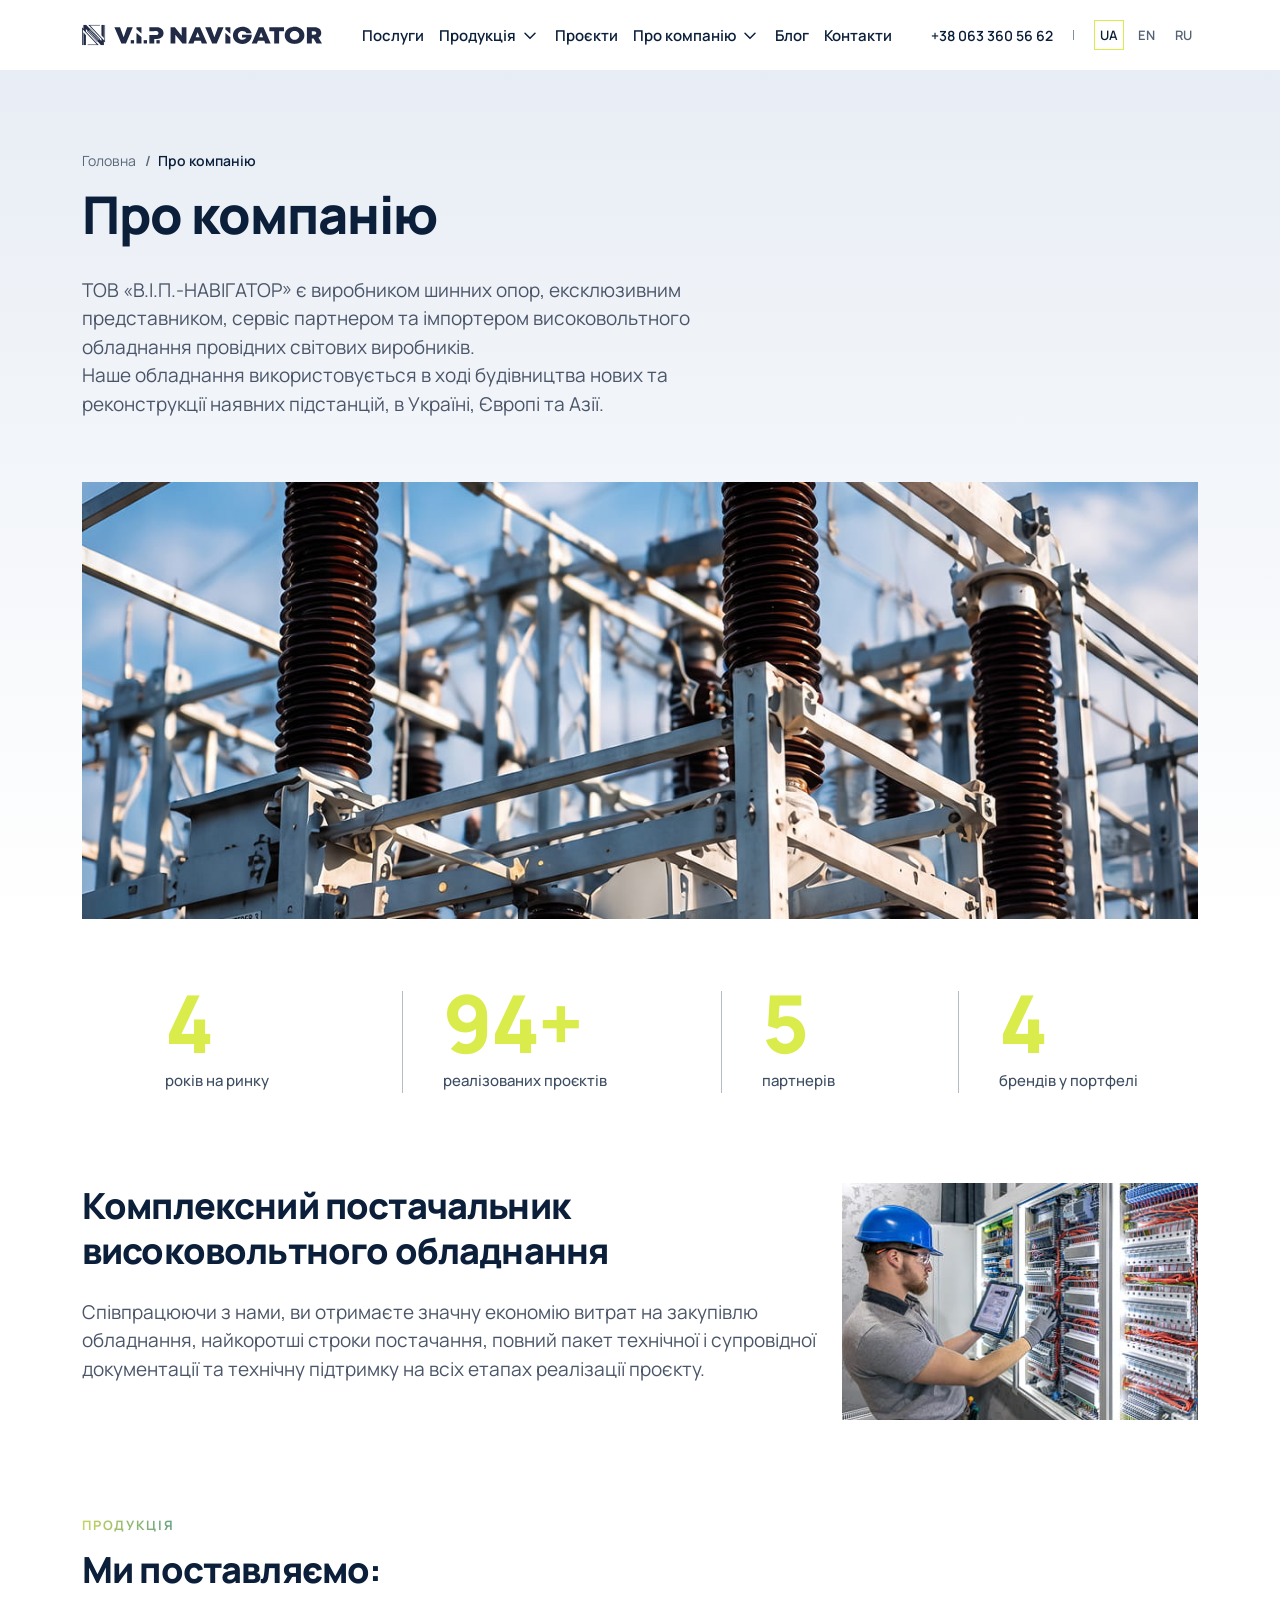
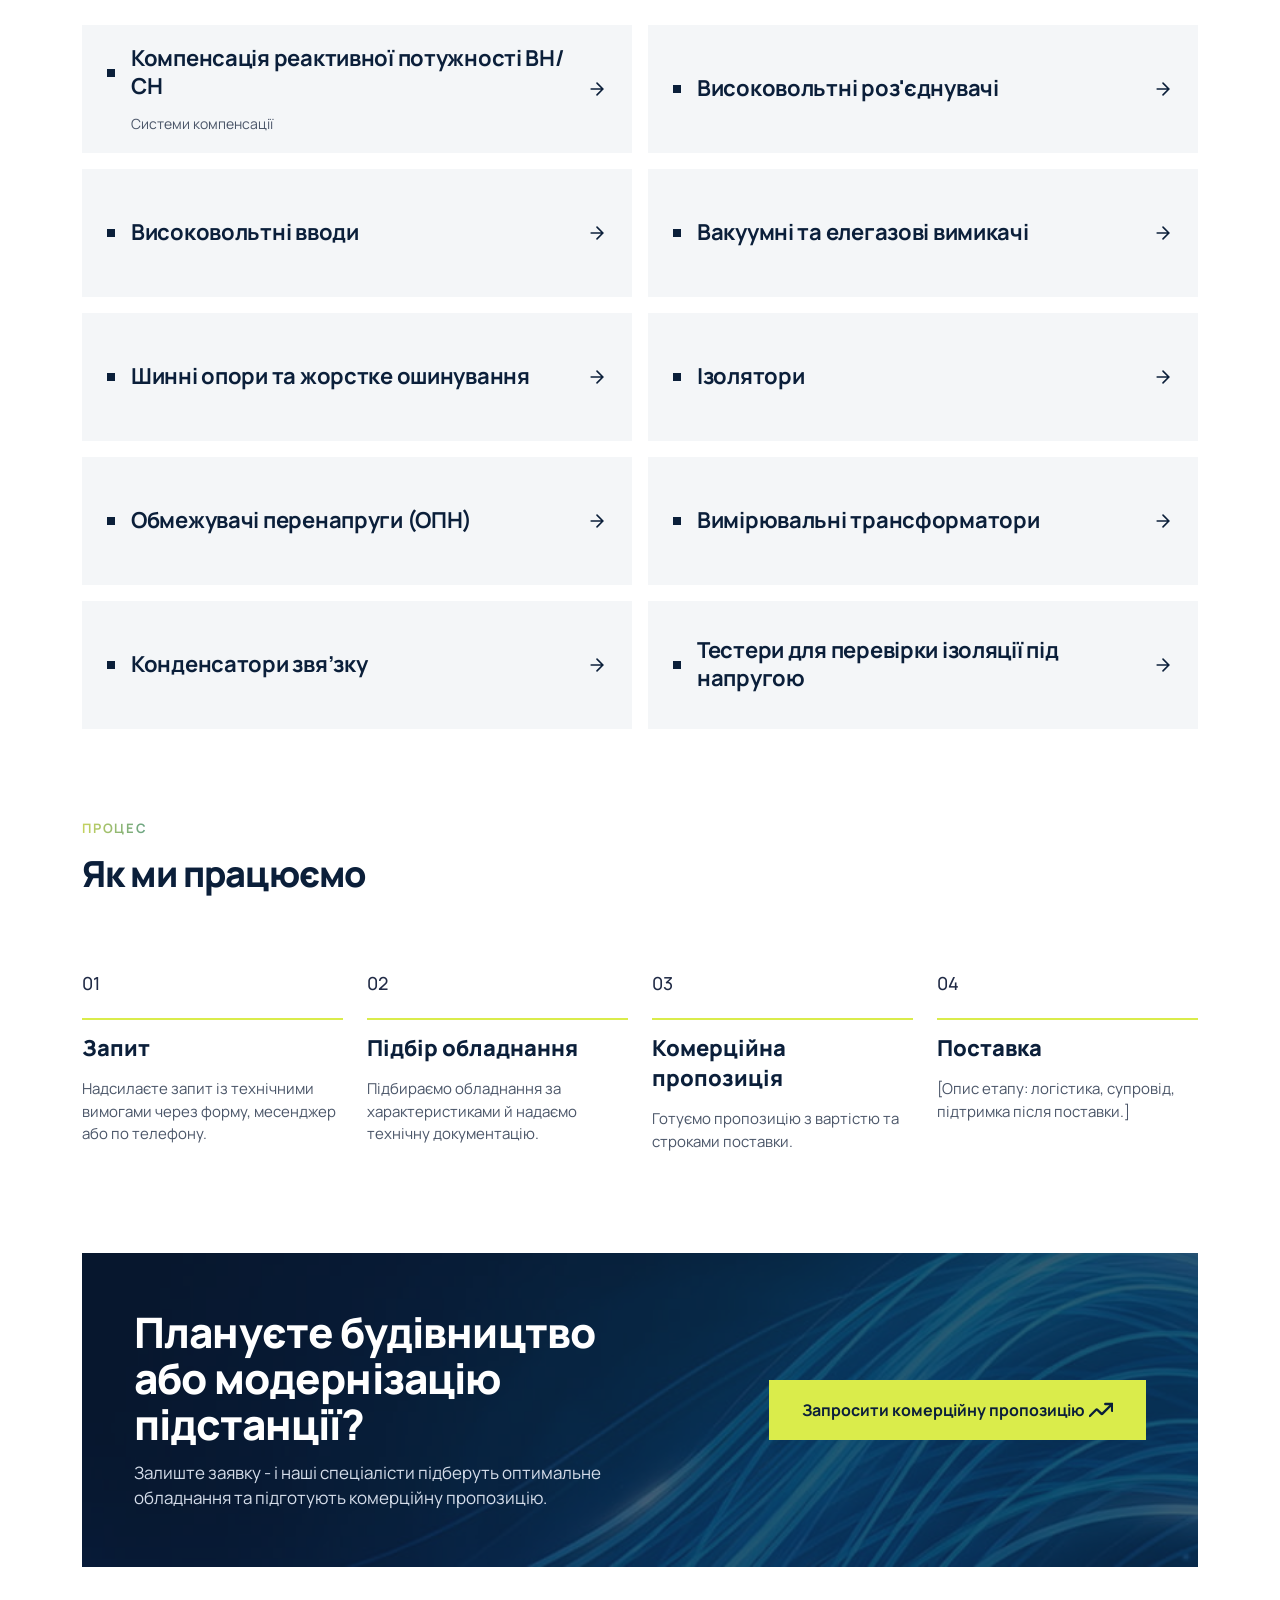
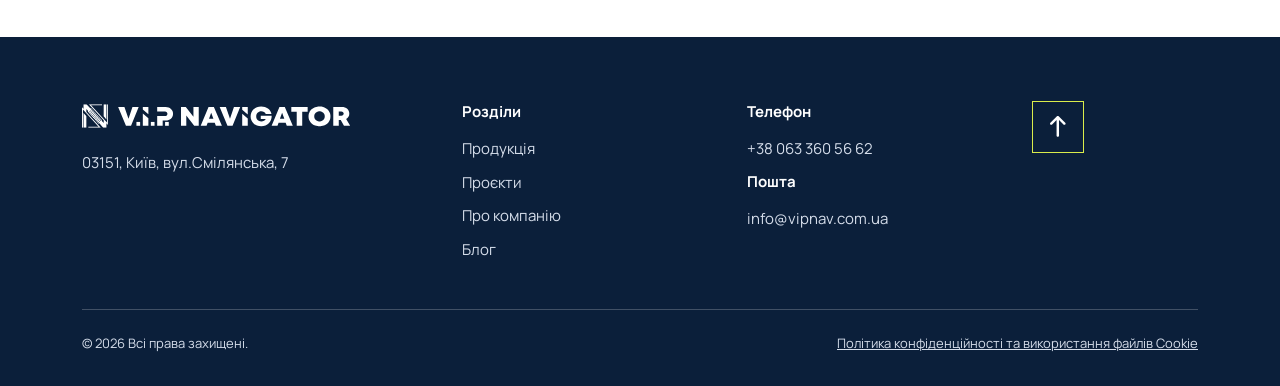
<file: about-company.html>
<!DOCTYPE html>
<html lang="uk">

<head>
    <meta charset="UTF-8">
    <meta http-equiv="X-UA-Compatible" content="IE=edge">
    <meta name="viewport" content="width=device-width, initial-scale=1.0">
    <title>Про компанію VIP Navigator, постачальник для підстанцій</title>
    <meta name="description"
        content="ТОВ «В.І.П.-НАВІГАТОР» — виробник шинних опор і постачальник високовольтного обладнання для підстанцій. Представник брендів, 300+ проєктів, технічна підтримка.">
        <link rel="icon" type="image/png" href="favicon.png">

    <link rel="stylesheet" href="css/lib/bootstrap-grid.min.css">
    <link rel="stylesheet" href="css/lib/swiper.css">
    <link rel="stylesheet" href="css/style.css">
</head>

<body>
    <div class="pagewrapper">
        <header class="header header__white">
            <div class="container">
                <div class="header__inner">
                    <a href="#" class="header__logo">
                        <img src="img/general/logo.svg" alt="VIP Navigator">
                    </a>
                    <div class="header__nav mobnav">
                        <nav aria-label="Primary navigation">
                            <ul class="menu">
                                <li class="menu-item"><a href="#">Послуги</a></li>
                                <li class="menu-item menu-item-has-children">
                                    <a href="#" aria-expanded="false">Продукція</a>
                                    <div class="sub-menu mega-menu">
                                        <div class="container">
                                            <div class="mega-menu__inner">
                                                <div class="mega-menu__body">
                                                    <p class="mega-menu__label">Продукція</p>
                                                    <div class="mega-menu__grid">
                                                        <div class="mega-menu__col">
                                                            <a href="#"
                                                                class="mega-menu__link mega-menu__link--title">Компенсація
                                                                реактивної потужності ВН/СН</a>
                                                            <div class="mega-menu__group">
                                                                <a href="#"
                                                                    class="mega-menu__link mega-menu__link--title">Трансформатори</a>
                                                                <ul class="mega-menu__sublist">
                                                                    <li><a href="#"
                                                                            class="mega-menu__link mega-menu__link--sub">Вимірювальні
                                                                            трансформатори</a></li>
                                                                    <li><a href="#"
                                                                            class="mega-menu__link mega-menu__link--sub">Силові
                                                                            трансформатори</a></li>
                                                                </ul>
                                                            </div>
                                                            <a href="#"
                                                                class="mega-menu__link mega-menu__link--title">Мобільна
                                                                трансформаторна підстанція</a>
                                                        </div>
                                                        <div class="mega-menu__col">
                                                            <div class="mega-menu__group">
                                                                <a href="#"
                                                                    class="mega-menu__link mega-menu__link--title">Вимикачі</a>
                                                                <ul class="mega-menu__sublist">
                                                                    <li><a href="#"
                                                                            class="mega-menu__link mega-menu__link--sub">Вакуумні
                                                                            вимикачі</a></li>
                                                                    <li><a href="#"
                                                                            class="mega-menu__link mega-menu__link--sub">Елегазові
                                                                            вимикачі</a></li>
                                                                </ul>
                                                            </div>
                                                            <a href="#"
                                                                class="mega-menu__link mega-menu__link--title">Високовольтні
                                                                роз’єднувачі</a>
                                                            <a href="#"
                                                                class="mega-menu__link mega-menu__link--title">Високовольтні
                                                                вводи</a>
                                                            <a href="#"
                                                                class="mega-menu__link mega-menu__link--title">Шинні
                                                                опори та жорстке ошинування</a>
                                                            <a href="#"
                                                                class="mega-menu__link mega-menu__link--title">Ізолятори</a>
                                                        </div>
                                                        <div class="mega-menu__col">
                                                            <a href="#"
                                                                class="mega-menu__link mega-menu__link--title">Обмежувачі
                                                                перенапруги (ОПН)</a>
                                                            <a href="#"
                                                                class="mega-menu__link mega-menu__link--title">Конденсатори
                                                                зв’язку</a>
                                                            <a href="#"
                                                                class="mega-menu__link mega-menu__link--title">Високовольтний
                                                                кабель</a>
                                                            <a href="#"
                                                                class="mega-menu__link mega-menu__link--title">Високовольтні
                                                                кабельні муфти</a>
                                                            <a href="#"
                                                                class="mega-menu__link mega-menu__link--title">БСС</a>
                                                            <a href="#"
                                                                class="mega-menu__link mega-menu__link--title">Тестери
                                                                для перевірки ізоляції під напругою</a>
                                                        </div>
                                                    </div>
                                                    <a href="#" class="mega-menu__all">
                                                        Уся продукція
                                                        <img src="img/general/btn-arrow.svg" alt="" width="18"
                                                            height="18">
                                                    </a>
                                                </div>
                                                <aside class="mega-menu__aside">
                                                    <div class="mega-menu__aside-content">
                                                        <p class="mega-menu__aside-title">Не знайшли потрібне?</p>
                                                        <p class="mega-menu__aside-text">Надішліть запит — підготуємо
                                                            комерційну пропозицію з вартістю та строками поставки.</p>
                                                    </div>
                                                    <a href="#" class="mega-menu__aside-btn">Отримати КП</a>
                                                </aside>
                                            </div>
                                        </div>
                                    </div>
                                </li>
                                <li class="menu-item"><a href="#">Проєкти</a></li>
                                <li class="menu-item menu-item-has-children">
                                    <a href="about-company.html" aria-expanded="false">Про компанію</a>
                                    <ul class="sub-menu">
                                        <li class="menu-item"><a href="about-company.html">Про компанію</a></li>
                                        <li class="menu-item"><a href="reviews-letters-of-rec.html">Відгуки та
                                                рекомендаційні листи</a></li>
                                    </ul>
                                </li>
                                <li class="menu-item"><a href="#">Блог</a></li>
                                <li class="menu-item"><a href="#">Контакти</a></li>
                            </ul>
                        </nav>
                        <div class="mobilenav-bottomsect">
                            <a class="mobilenav-bottomsect__phone" href="tel:+380633605662">
                                +38 063 360 56 62
                            </a>
                            <ul class="header__lang">
                                <li><a href="#" class="active">UA</a></li>
                                <li><a href="#">EN</a></li>
                            </ul>
                            <a href="#" class="green-btn">
                                Залишити заявку
                                <img src="img/general/btn-arrow.svg" alt="">
                            </a>
                        </div>
                    </div>
                    <div class="header__action">
                        <a href="tel:+380633605662" class="header__phone">
                            <span class="header__phone-text">+38 063 360 56 62</span>
                            <img class="header__phone-icon" src="img/general/phone-call.svg" alt="" width="32"
                                height="32">
                        </a>
                        <span class="header__lang-separator"></span>
                        <ul class="header__lang">
                            <li><a href="#" class="active">UA</a></li>
                            <li><a href="#">EN</a></li>
                            <li><a href="#">RU</a></li>
                        </ul>
                        <button class="burger-menu" type="button" aria-expanded="false" aria-label="Відкрити меню">
                            <span class="burger-menu__icon" aria-hidden="true">
                                <span class="burger-menu__line"></span>
                                <span class="burger-menu__line"></span>
                                <span class="burger-menu__line"></span>
                            </span>
                        </button>
                    </div>
                </div>
            </div>
        </header>

        <main class="main">
            <section class="about-company header-offset">
                <div class="container">
                    <nav class="breadcrumbs" aria-label="Breadcrumb">
                        <ol>
                            <li>
                                <a href="#">
                                    Головна
                                </a>
                            </li>
                            <li aria-current="page">
                                Про компанію
                            </li>
                        </ol>
                    </nav>
                    <div class="about-company__intro">
                        

                        <h1>Про компанію</h1>
                        <p>
                            ТОВ «В.І.П.-НАВІГАТОР» є виробником шинних опор, ексклюзивним<br> представником, сервіс
                            партнером та імпортером високовольтного<br> обладнання провідних світових виробників.<br>
                            Наше обладнання використовується в ході будівництва нових та<br>
                            реконструкції наявних підстанцій, в Україні, Європі та Азії.
                        </p>
                        <img src="img/about/vysokovoltni-vvody-ta-obladnannia-pidstancii.jpg"
                            alt="Високовольтні вводи та обладнання підстанції">
                    </div>
                </div>
            </section>

            <div class="counter-section ">
                <div class="container">
                    <div class="counter counter__row">
                        <div class="counter__item">
                            <span class="num"><i>10</i></span>
                            <p>років на ринку</p>
                        </div>
                        <div class="counter__item">
                            <span class="num"><i>300</i>+</span>
                            <p>реалізованих проєктів</p>
                        </div>
                        <div class="counter__item">
                            <span class="num"><i>15</i></span>
                            <p>партнерів</p>
                        </div>
                        <div class="counter__item">
                            <span class="num"><i>12</i></span>
                            <p>брендів у портфелі</p>
                        </div>
                    </div>
                </div>
            </div>

            <section class="about-company-supplier">
                <div class="container">
                    <div class="row">
                        <div class="col-lg-8 col-md-7">
                            <div class="about-company-supplier__content">
                                <h2 class="titleh3">
                                    Комплексний постачальник високовольтного обладнання
                                </h2>
                                <p>
                                    Співпрацюючи з нами, ви отримаєте значну економію витрат на закупівлю обладнання,
                                    найкоротші строки постачання, повний пакет технічної і супровідної документації та
                                    технічну підтримку на всіх етапах реалізації проєкту.
                                </p>
                            </div>
                        </div>
                        <div class="col-lg-4 col-md-5">
                            <div class="about-company-supplier__media">
                                <img src="img/about/postachalnyk-vysokovoltnogo-obladnannia.jpg"
                                    alt="Високовольтне обладнання для підстанцій — постачальник V.I.P.-Navigator">
                            </div>
                        </div>
                    </div>
                </div>
            </section>

            <section class="about-products">
                <div class="container">
                    <div class="about-products__header">
                        <p class="sect-title">
                            ПРОДУКЦІЯ
                        </p>
                        <h2 class="titleh3">
                            Ми поставляємо:
                        </h2>
                    </div>
                    <div class="about-products__grid">
                        <div class="row">
                            <div class="col-sm-6">
                                <a href="#" class="about-products__item">
                                    <p class="about-products__title">
                                        Компенсація реактивної потужності ВН/СН
                                    </p>
                                    <p class="about-products__caption">
                                        Системи компенсації
                                    </p>
                                </a>
                            </div>
                            <div class="col-sm-6">
                                <a href="#" class="about-products__item">
                                    <p class="about-products__title">
                                        Високовольтні роз'єднувачі
                                    </p>
                                </a>
                            </div>
                            <div class="col-sm-6">
                                <a href="#" class="about-products__item">
                                    <p class="about-products__title">
                                        Високовольтні вводи
                                    </p>
                                </a>
                            </div>
                            <div class="col-sm-6">
                                <a href="#" class="about-products__item">
                                    <p class="about-products__title">
                                        Bакуумні та елегазові вимикачі
                                    </p>
                                </a>
                            </div>
                            <div class="col-sm-6">
                                <a href="#" class="about-products__item">
                                    <p class="about-products__title">
                                        Шинні опори та жорстке ошинування
                                    </p>
                                </a>
                            </div>
                            <div class="col-sm-6">
                                <a href="#" class="about-products__item">
                                    <p class="about-products__title">
                                        Ізолятори
                                    </p>
                                </a>
                            </div>
                            <div class="col-sm-6">
                                <a href="#" class="about-products__item">
                                    <p class="about-products__title">
                                        Обмежувачі перенапруги (ОПН)
                                    </p>
                                </a>
                            </div>
                            <div class="col-sm-6">
                                <a href="#" class="about-products__item">
                                    <p class="about-products__title">
                                        Bимірювальні трансформатори
                                    </p>
                                </a>
                            </div>
                            <div class="col-sm-6">
                                <a href="#" class="about-products__item">
                                    <p class="about-products__title">
                                        Конденсатори звя’зку
                                    </p>
                                </a>
                            </div>
                            <div class="col-sm-6">
                                <a href="#" class="about-products__item">
                                    <p class="about-products__title">
                                        Тестери для перевірки ізоляції під напругою
                                    </p>
                                </a>
                            </div>
                        </div>
                    </div>
                </div>
            </section>

            <section class="process">
                <div class="container">
                    <div class="process__header">
                        <p class="sect-title">
                            Процес
                        </p>
                        <h2 class="titleh3">
                            Як ми працюємо
                        </h2>
                    </div>
                    <div class="row">
                        <div class="col-lg-3 col-sm-6">
                            <div class="process__item">
                                <p class="process__item-step">01</p>
                                <p class="process__item-title">
                                    Запит
                                </p>
                                <p class="process__item-text">
                                    Надсилаєте запит із технічними вимогами через форму, месенджер або по телефону.
                                </p>
                            </div>
                        </div>
                        <div class="col-lg-3 col-sm-6">
                            <div class="process__item">
                                <p class="process__item-step">02</p>
                                <p class="process__item-title">
                                    Підбір обладнання
                                </p>
                                <p class="process__item-text">
                                    Підбираємо обладнання за характеристиками й надаємо технічну документацію.
                                </p>
                            </div>
                        </div>
                        <div class="col-lg-3 col-sm-6">
                            <div class="process__item">
                                <p class="process__item-step">03</p>
                                <p class="process__item-title">
                                    Комерційна пропозиція
                                </p>
                                <p class="process__item-text">
                                    Готуємо пропозицію з вартістю та строками поставки.
                                </p>
                            </div>
                        </div>
                        <div class="col-lg-3 col-sm-6">
                            <div class="process__item">
                                <p class="process__item-step">04</p>
                                <p class="process__item-title">
                                    Поставка
                                </p>
                                <p class="process__item-text">
                                    [Опис етапу: логістика, супровід, підтримка після поставки.]
                                </p>
                            </div>
                        </div>
                    </div>
                </div>
            </section>

            <section class="cta cta_consultation">
                <div class="container">
                    <div class="cta1">
                        <picture class="cta__bg">
                            <source media="(max-width: 575.8px)"
                                srcset="img/main/konsultatsiya-tekhnichnyi-viddil-mobile.jpg">
                            <img src="img/main/konsultatsiya-tekhnichnyi-viddil.jpg" alt="">
                        </picture>
                        <div class="row align-items-center">
                            <div class="col-xl-6">
                                <h2>
                                    Плануєте будівництво або модернізацію підстанції?
                                </h2>
                                <p>
                                    Залиште заявку - і наші спеціалісти підберуть оптимальне обладнання та підготують
                                    комерційну пропозицію.
                                </p>
                            </div>
                            <div class="col-xl-6">
                                <div class="cta-buttons">
                                    <a class="green-btn" href="#">
                                        Запросити комерційну пропозицію
                                        <img src="img/about/streamline.svg" alt="icon">
                                    </a>
                                </div>
                            </div>
                        </div>
                    </div>
                </div>
            </section>


        </main>

        <footer class="footer">
            <div class="container">
                <div class="footer__top">
                    <div class="row">
                        <div class="col-lg-4 ">
                            <div class="footer__logo">
                                <a href="#">
                                    <img src="img/general/logo-footer.svg" alt="VIP Navigator">
                                </a>
                                <p>
                                    03151, Київ, вул.Смілянська, 7
                                </p>
                            </div>
                        </div>
                        <div class="col-lg-3 col-md-5 col-6">
                            <div class="footer__menu">
                                <p class="title">Розділи</p>
                                <ul class="footer__nav">
                                    <li>
                                        <a href="#">
                                            Продукція
                                        </a>
                                    </li>
                                    <li>
                                        <a href="#">
                                            Проєкти
                                        </a>
                                    </li>
                                    <li>
                                        <a href="#">
                                            Про компанію
                                        </a>
                                    </li>
                                    <li>
                                        <a href="#">
                                            Блог
                                        </a>
                                    </li>
                                </ul>
                            </div>
                        </div>
                        <div class="col-lg-3 col-md-5 col-6">
                            <div class="footer__menu">
                                <p class="title">Телефон</p>
                                <ul class="footer__nav">
                                    <li>
                                        <a href="tel:+380633605662">
                                            +38 063 360 56 62
                                        </a>
                                    </li>
                                </ul>
                                <p class="title">Пошта</p>
                                <ul class="footer__nav">
                                    <li>
                                        <a href="mailto:info@vipnav.com.ua">
                                            info@vipnav.com.ua
                                        </a>
                                    </li>
                                </ul>
                            </div>
                        </div>
                        <div class="col-md-2">
                            <button class="totop" type="button" aria-label="Прокрутити сторінку вгору">
                                <img src="img/general/totop.svg" alt="">
                            </button>
                        </div>
                    </div>
                </div>
                <div class="footer__bottom">
                    <div class="row align-items-center">
                        <div class="col-lg-6 col-md-5 order-2 order-md-1">
                            <p>© 2026 Всі права захищені.</p>
                        </div>
                        <div class="col-lg-6 col-md-7 order-1 order-md-2">
                            <a class="footer__legal-link" href="#">Політика конфіденційності та використання файлів
                                Cookie</a>
                        </div>
                    </div>
                </div>
            </div>
        </footer>
    </div>
</body>


<script src="js/lib/jquery.js"></script>
<script src="js/lib/swiper.js"></script>
<script src="js/main.js"></script>

</html>
</file>
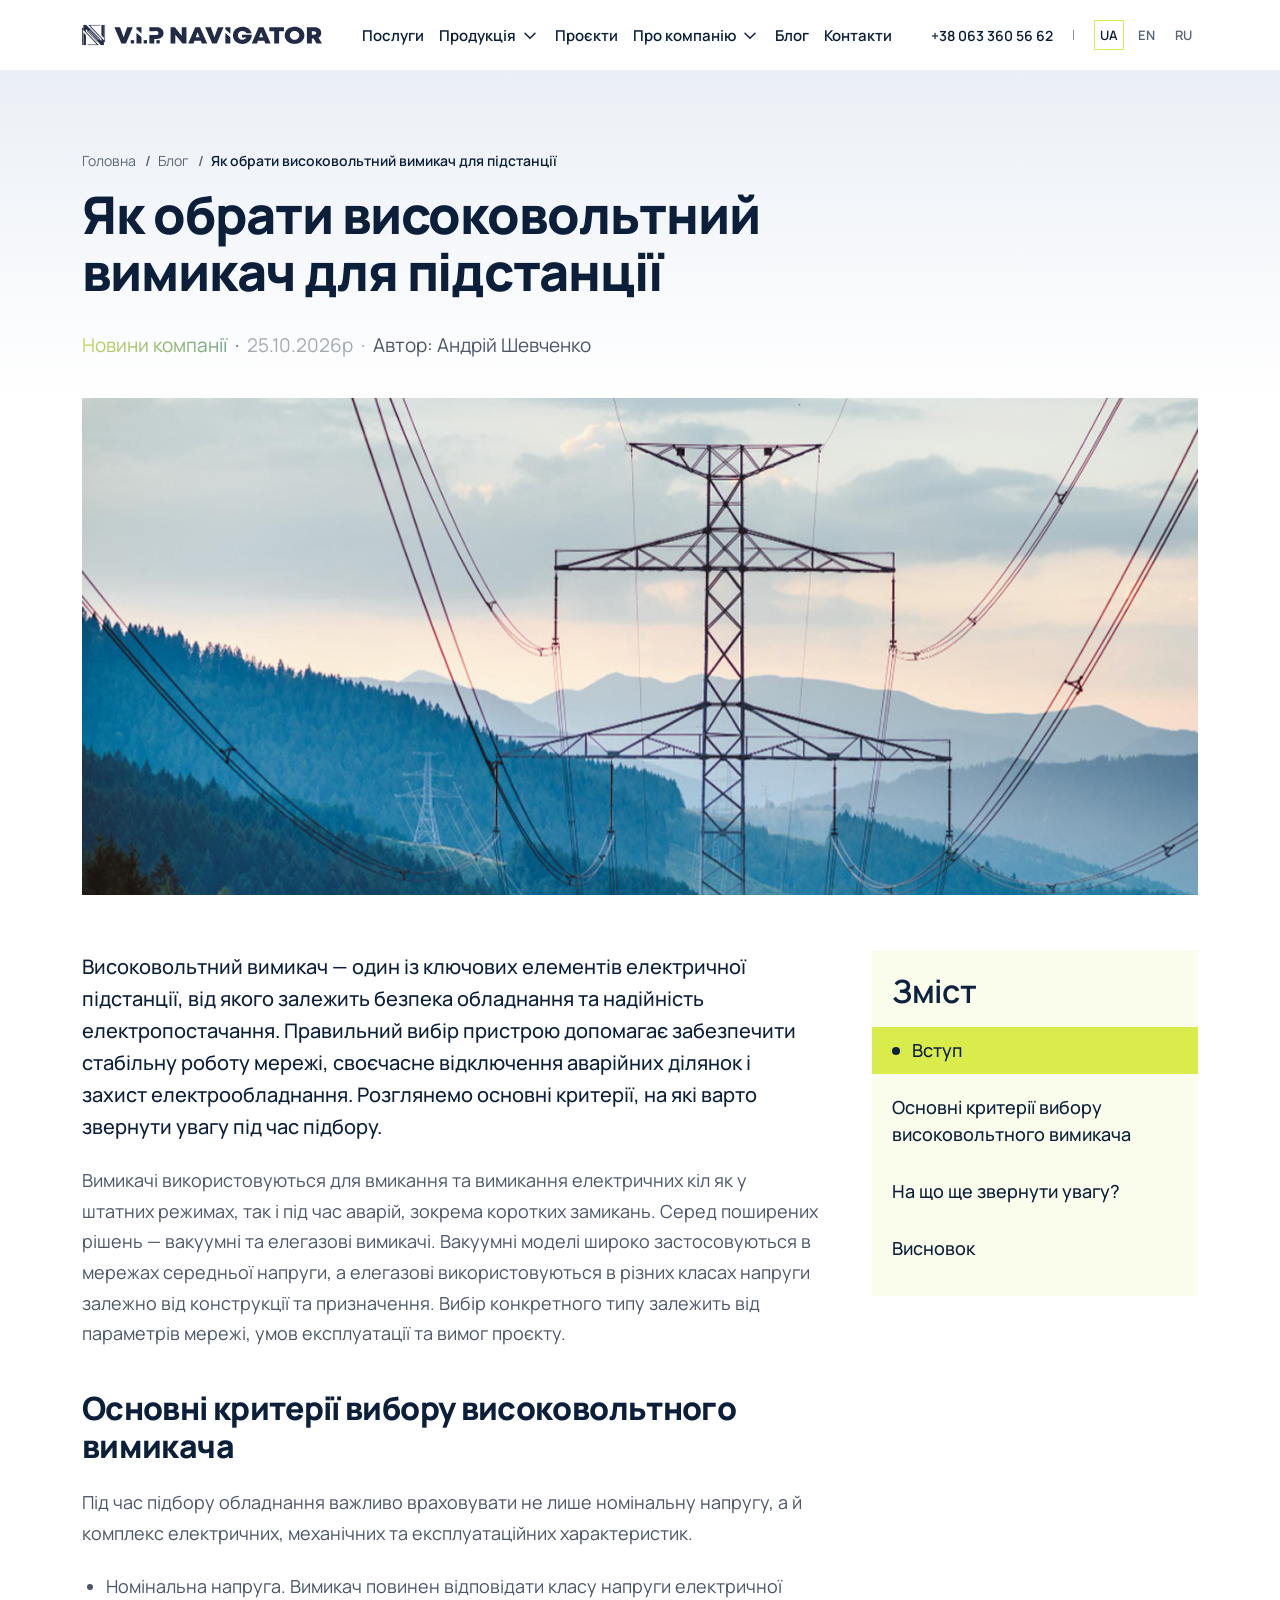
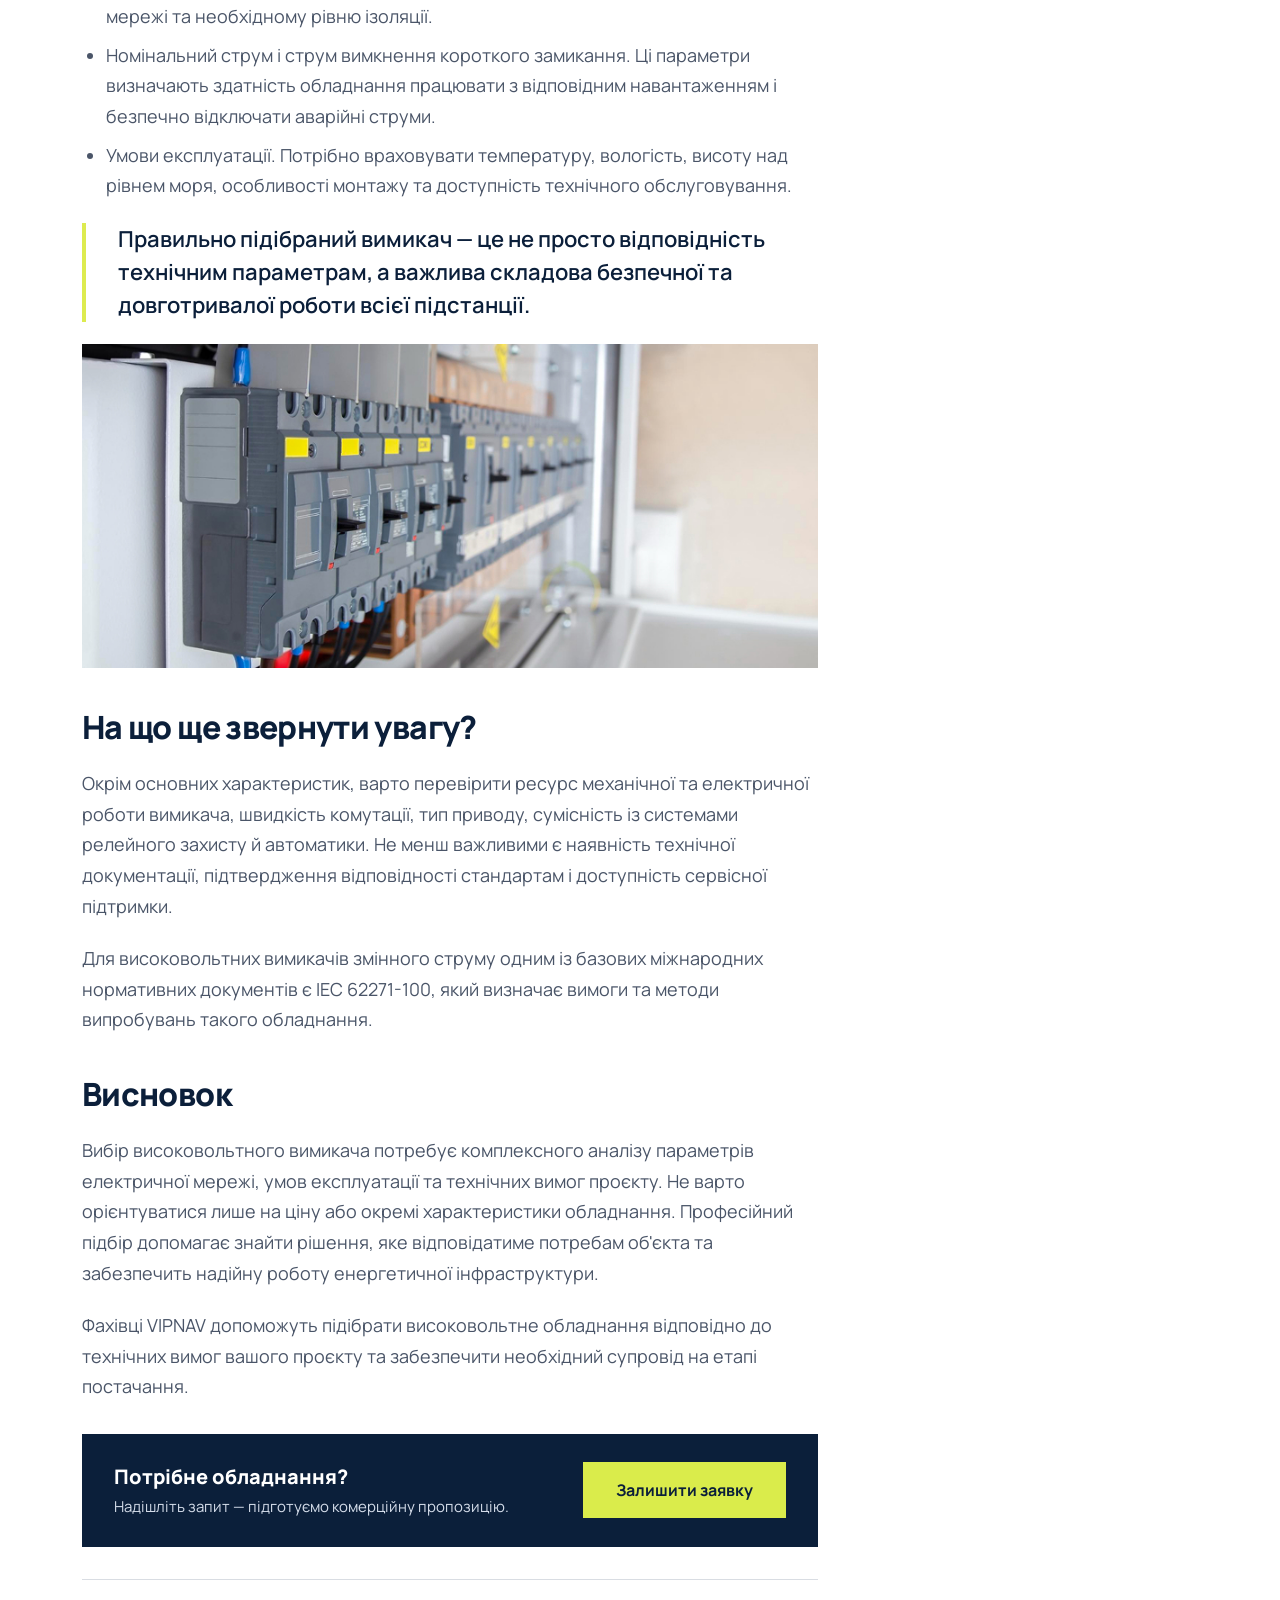
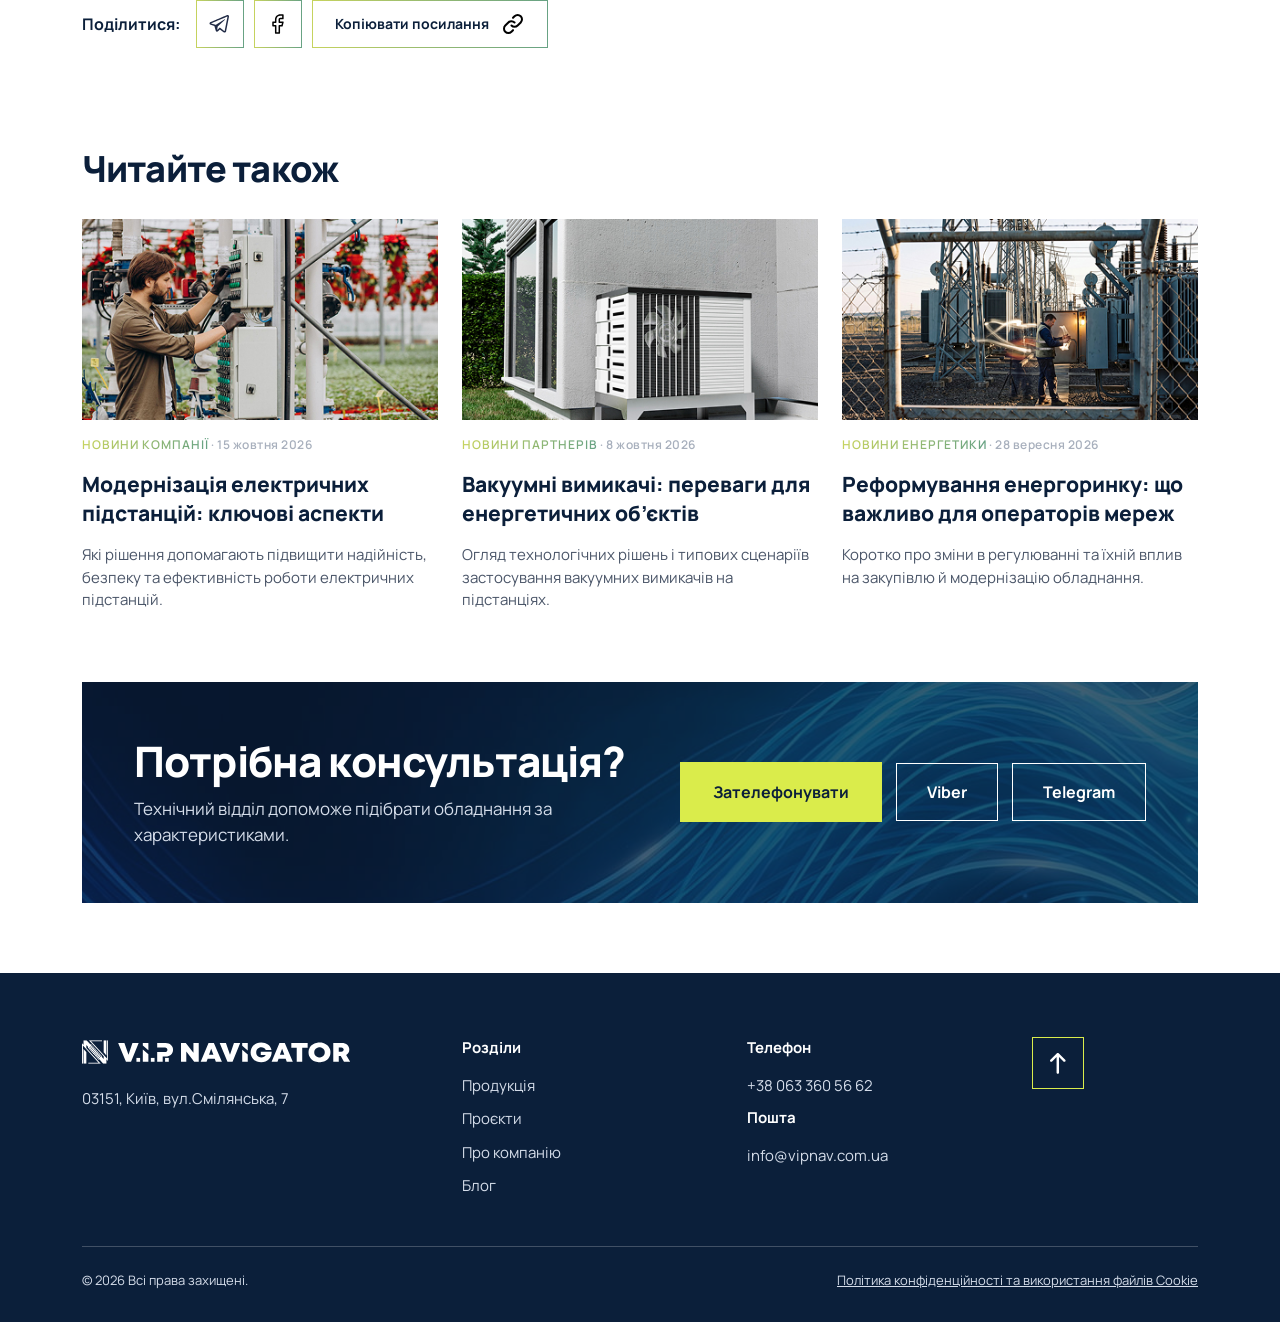
<file: article.html>
<!DOCTYPE html>
<html lang="uk">

<head>
    <meta charset="UTF-8">
    <meta http-equiv="X-UA-Compatible" content="IE=edge">
    <meta name="viewport" content="width=device-width, initial-scale=1.0">
    <title>Як обрати високовольтний вимикач для підстанції | VIP Navigator</title>
    <meta name="description"
        content="Критерії вибору високовольтного вимикача для підстанції: типи, параметри мережі, умови експлуатації та стандарти. Огляд VIP Navigator.">
    <link rel="icon" type="image/png" href="favicon.png">

    <link rel="stylesheet" href="css/lib/bootstrap-grid.min.css">
    <link rel="stylesheet" href="css/lib/swiper.css">
    <link rel="stylesheet" href="css/style.css">
</head>

<body>
    <div class="pagewrapper">
        <header class="header header__white">
            <div class="container">
                <div class="header__inner">
                    <a href="#" class="header__logo">
                        <img src="img/general/logo.svg" alt="VIP Navigator">
                    </a>
                    <div class="header__nav mobnav">
                        <nav aria-label="Primary navigation">
                            <ul class="menu">
                                <li class="menu-item"><a href="#">Послуги</a></li>
                                <li class="menu-item menu-item-has-children">
                                    <a href="#" aria-expanded="false">Продукція</a>
                                    <div class="sub-menu mega-menu">
                                        <div class="container">
                                            <div class="mega-menu__inner">
                                                <div class="mega-menu__body">
                                                    <p class="mega-menu__label">Продукція</p>
                                                    <div class="mega-menu__grid">
                                                        <div class="mega-menu__col">
                                                            <a href="#"
                                                                class="mega-menu__link mega-menu__link--title">Компенсація
                                                                реактивної потужності ВН/СН</a>
                                                            <div class="mega-menu__group">
                                                                <a href="#"
                                                                    class="mega-menu__link mega-menu__link--title">Трансформатори</a>
                                                                <ul class="mega-menu__sublist">
                                                                    <li><a href="#"
                                                                            class="mega-menu__link mega-menu__link--sub">Вимірювальні
                                                                            трансформатори</a></li>
                                                                    <li><a href="#"
                                                                            class="mega-menu__link mega-menu__link--sub">Силові
                                                                            трансформатори</a></li>
                                                                </ul>
                                                            </div>
                                                            <a href="#"
                                                                class="mega-menu__link mega-menu__link--title">Мобільна
                                                                трансформаторна підстанція</a>
                                                        </div>
                                                        <div class="mega-menu__col">
                                                            <div class="mega-menu__group">
                                                                <a href="#"
                                                                    class="mega-menu__link mega-menu__link--title">Вимикачі</a>
                                                                <ul class="mega-menu__sublist">
                                                                    <li><a href="#"
                                                                            class="mega-menu__link mega-menu__link--sub">Вакуумні
                                                                            вимикачі</a></li>
                                                                    <li><a href="#"
                                                                            class="mega-menu__link mega-menu__link--sub">Елегазові
                                                                            вимикачі</a></li>
                                                                </ul>
                                                            </div>
                                                            <a href="#"
                                                                class="mega-menu__link mega-menu__link--title">Високовольтні
                                                                роз’єднувачі</a>
                                                            <a href="#"
                                                                class="mega-menu__link mega-menu__link--title">Високовольтні
                                                                вводи</a>
                                                            <a href="#"
                                                                class="mega-menu__link mega-menu__link--title">Шинні
                                                                опори та жорстке ошинування</a>
                                                            <a href="#"
                                                                class="mega-menu__link mega-menu__link--title">Ізолятори</a>
                                                        </div>
                                                        <div class="mega-menu__col">
                                                            <a href="#"
                                                                class="mega-menu__link mega-menu__link--title">Обмежувачі
                                                                перенапруги (ОПН)</a>
                                                            <a href="#"
                                                                class="mega-menu__link mega-menu__link--title">Конденсатори
                                                                зв’язку</a>
                                                            <a href="#"
                                                                class="mega-menu__link mega-menu__link--title">Високовольтний
                                                                кабель</a>
                                                            <a href="#"
                                                                class="mega-menu__link mega-menu__link--title">Високовольтні
                                                                кабельні муфти</a>
                                                            <a href="#"
                                                                class="mega-menu__link mega-menu__link--title">БСС</a>
                                                            <a href="#"
                                                                class="mega-menu__link mega-menu__link--title">Тестери
                                                                для перевірки ізоляції під напругою</a>
                                                        </div>
                                                    </div>
                                                    <a href="#" class="mega-menu__all">
                                                        Уся продукція
                                                        <img src="img/general/btn-arrow.svg" alt="" width="18"
                                                            height="18">
                                                    </a>
                                                </div>
                                                <aside class="mega-menu__aside">
                                                    <div class="mega-menu__aside-content">
                                                        <p class="mega-menu__aside-title">Не знайшли потрібне?</p>
                                                        <p class="mega-menu__aside-text">Надішліть запит — підготуємо
                                                            комерційну пропозицію з вартістю та строками поставки.</p>
                                                    </div>
                                                    <a href="#" class="mega-menu__aside-btn">Отримати КП</a>
                                                </aside>
                                            </div>
                                        </div>
                                    </div>
                                </li>
                                <li class="menu-item"><a href="#">Проєкти</a></li>
                                <li class="menu-item menu-item-has-children">
                                    <a href="about-company.html" aria-expanded="false">Про компанію</a>
                                    <ul class="sub-menu">
                                        <li class="menu-item"><a href="about-company.html">Про компанію</a></li>
                                        <li class="menu-item"><a href="reviews-letters-of-rec.html">Відгуки та
                                                рекомендаційні листи</a></li>
                                    </ul>
                                </li>
                                <li class="menu-item"><a href="#">Блог</a></li>
                                <li class="menu-item"><a href="#">Контакти</a></li>
                            </ul>
                        </nav>
                        <div class="mobilenav-bottomsect">
                            <a class="mobilenav-bottomsect__phone" href="tel:+380633605662">
                                +38 063 360 56 62
                            </a>
                            <ul class="header__lang">
                                <li><a href="#" class="active">UA</a></li>
                                <li><a href="#">EN</a></li>
                            </ul>
                            <a href="#" class="green-btn">
                                Залишити заявку
                                <img src="img/general/btn-arrow.svg" alt="">
                            </a>
                        </div>
                    </div>
                    <div class="header__action">
                        <a href="tel:+380633605662" class="header__phone">
                            <span class="header__phone-text">+38 063 360 56 62</span>
                            <img class="header__phone-icon" src="img/general/phone-call.svg" alt="" width="32"
                                height="32">
                        </a>
                        <span class="header__lang-separator"></span>
                        <ul class="header__lang">
                            <li><a href="#" class="active">UA</a></li>
                            <li><a href="#">EN</a></li>
                            <li><a href="#">RU</a></li>
                        </ul>
                        <button class="burger-menu" type="button" aria-expanded="false" aria-label="Відкрити меню">
                            <span class="burger-menu__icon" aria-hidden="true">
                                <span class="burger-menu__line"></span>
                                <span class="burger-menu__line"></span>
                                <span class="burger-menu__line"></span>
                            </span>
                        </button>
                    </div>
                </div>
            </div>
        </header>

        <main class="main">
            <section class="category-head header-offset">
                <div class="container">
                    <nav class="breadcrumbs" aria-label="Breadcrumb">
                        <ol>
                            <li>
                                <a href="index.html">
                                    Головна
                                </a>
                            </li>
                            <li>
                                <a href="blog.html">
                                    Блог
                                </a>
                            </li>
                            <li aria-current="page">
                                Як обрати високовольтний вимикач для підстанції
                            </li>
                        </ol>
                    </nav>
                    <div class="category-head__intro article-head">
                        <h1>
                            Як обрати високовольтний вимикач для підстанції
                        </h1>
                        <div class="article-meta">
                            <span class="article-meta__category">Новини компанії</span>
                            <span class="article-meta__date">25.10.2026р</span>
                            <span class="article-meta__author">Автор: Андрій Шевченко</span>
                        </div>
                    </div>

                </div>
            </section>

            <section class="article-content">
                <div class="container">
                    <article class="article">
                        <div class="article-media">
                            <img src="img/blog/article-yak-obraty-vymykach-hero.jpg" alt="Як обрати високовольтний вимикач для підстанції">
                        </div>
                       
                        <div class="article-body">
                            <div class="row">
                                <div class="col-lg-8">
                                    <div class="entry-content">
                                        <p>Високовольтний вимикач — один із ключових елементів електричної підстанції,
                                            від
                                            якого залежить безпека обладнання та надійність електропостачання.
                                            Правильний вибір
                                            пристрою допомагає забезпечити стабільну роботу мережі, своєчасне
                                            відключення
                                            аварійних ділянок і захист електрообладнання. Розглянемо основні критерії,
                                            на які
                                            варто звернути увагу під час підбору.</p>
                                        <p>Вимикачі використовуються для вмикання та вимикання електричних кіл як у
                                            штатних
                                            режимах, так і під час аварій, зокрема коротких замикань. Серед поширених
                                            рішень —
                                            вакуумні та елегазові вимикачі. Вакуумні моделі широко застосовуються в
                                            мережах
                                            середньої напруги, а елегазові використовуються в різних класах напруги
                                            залежно від
                                            конструкції та призначення. Вибір конкретного типу залежить від параметрів
                                            мережі,
                                            умов експлуатації та вимог проєкту.</p>
                                        <h2>Основні критерії вибору високовольтного вимикача</h2>
                                        <p>Під час підбору обладнання важливо враховувати не лише номінальну напругу, а
                                            й
                                            комплекс електричних, механічних та експлуатаційних характеристик.</p>
                                        <ul>
                                            <li>Номінальна напруга. Вимикач повинен відповідати класу напруги
                                                електричної мережі
                                                та необхідному рівню ізоляції.</li>
                                            <li>Номінальний струм і струм вимкнення короткого замикання. Ці параметри
                                                визначають
                                                здатність обладнання працювати з відповідним навантаженням і безпечно
                                                відключати аварійні струми.</li>
                                            <li>Умови експлуатації. Потрібно враховувати температуру, вологість, висоту
                                                над
                                                рівнем моря, особливості монтажу та доступність технічного
                                                обслуговування.</li>
                                        </ul>
                                        <blockquote>
                                            <p>Правильно підібраний вимикач — це не просто відповідність технічним
                                                параметрам, а
                                                важлива складова безпечної та довготривалої роботи всієї підстанції.</p>
                                        </blockquote>
                                        <figure class="wp-block-image">
                                            <img src="img/blog/article-yak-obraty-vymykach-body.jpg" width="818" height="360"
                                                alt="Високовольтне обладнання на підстанції">
                                        </figure>
                                        <h2>На що ще звернути увагу?</h2>
                                        <p>Окрім основних характеристик, варто перевірити ресурс механічної та
                                            електричної
                                            роботи вимикача, швидкість комутації, тип приводу, сумісність із системами
                                            релейного
                                            захисту й автоматики. Не менш важливими є наявність технічної документації,
                                            підтвердження відповідності стандартам і доступність сервісної підтримки.
                                        </p>
                                        <p>Для високовольтних вимикачів змінного струму одним із базових міжнародних
                                            нормативних
                                            документів є IEC 62271-100, який визначає вимоги та методи випробувань
                                            такого
                                            обладнання.</p>
                                        <h2>Висновок</h2>
                                        <p>Вибір високовольтного вимикача потребує комплексного аналізу параметрів
                                            електричної
                                            мережі, умов експлуатації та технічних вимог проєкту. Не варто орієнтуватися
                                            лише на
                                            ціну або окремі характеристики обладнання. Професійний підбір допомагає
                                            знайти
                                            рішення, яке відповідатиме потребам об'єкта та забезпечить надійну роботу
                                            енергетичної інфраструктури.</p>
                                        <p>Фахівці VIPNAV допоможуть підібрати високовольтне обладнання відповідно до
                                            технічних
                                            вимог вашого проєкту та забезпечити необхідний супровід на етапі постачання.
                                        </p>
                                    </div>

                                    <div class="article-cta wp-block-vip-article-cta">
                                        <div class="article-cta__content">
                                            <p class="article-cta__title">Потрібне обладнання?</p>
                                            <p class="article-cta__text">Надішліть запит — підготуємо комерційну
                                                пропозицію.</p>
                                        </div>
                                        <a href="#" class="article-cta__btn green-btn">Залишити заявку</a>
                                    </div>

                                    <aside class="article-share wp-block-vip-article-share"
                                        aria-label="Поділитися статтею">
                                        <p class="article-share__label">Поділитися:</p>
                                        <ul class="article-share__list">
                                            <li>
                                                <a href="#" class="article-share__link article-share__link--icon"
                                                    aria-label="Поділитися в Telegram">
                                                    <img src="img/blog/telegram.svg" alt="" width="24" height="24">
                                                </a>
                                            </li>
                                            <li>
                                                <a href="#" class="article-share__link article-share__link--icon"
                                                    aria-label="Поділитися у Facebook">
                                                    <img src="img/blog/facebook.svg" alt="" width="24" height="24">
                                                </a>
                                            </li>
                                            <li>
                                                <button type="button"
                                                    class="article-share__link article-share__link--copy">
                                                    Копіювати посилання
                                                    <img src="img/blog/copy.svg" alt="" width="24" height="24">
                                                </button>
                                            </li>
                                        </ul>
                                    </aside>
                                </div>
                                <div class="col-lg-4 d-none d-lg-block">
                                    <nav class="article-toc" aria-labelledby="article-toc-title"
                                        data-toc-intro-label="Вступ" hidden>
                                        <p class="article-toc__title" id="article-toc-title">Зміст</p>
                                        <ul class="article-toc__list"></ul>
                                    </nav>
                                </div>
                            </div>

                        </div>
                    </article>
                </div>
            </section>

            <section class="article-related" aria-labelledby="article-related-title">
                <div class="container">
                    <div class="article-related__inner">
                        <div class="article-related__title">
                            <h2 class="titleh3" id="article-related-title">Читайте також</h2>
                        </div>
                    </div>
                    <div class="row blog-grid__row">
                        <div class="col-lg-4 col-md-6">
                            <article class="blog-card">
                                <a class="blog-card__media" href="#">
                                    <img src="img/blog/post-img2.jpg" width="391" height="220"
                                        alt="Модернізація електричних підстанцій: ключові аспекти">
                                </a>
                                <div class="blog-card__body">
                                    <p class="blog-card__meta">
                                        <a class="blog-card__category" href="#">Новини компанії</a>
                                        <span class="blog-card__meta-sep" aria-hidden="true"> · </span>
                                        <time class="blog-card__date" datetime="2026-10-15">15 жовтня 2026</time>
                                    </p>
                                    <h3 class="blog-card__title">
                                        <a class="blog-card__title-link" href="#">Модернізація електричних
                                            підстанцій: ключові аспекти</a>
                                    </h3>
                                    <p class="blog-card__excerpt">Які рішення допомагають підвищити надійність,
                                        безпеку та ефективність роботи електричних підстанцій.</p>
                                </div>
                            </article>
                        </div>
                        <div class="col-lg-4 col-md-6">
                            <article class="blog-card">
                                <a class="blog-card__media" href="#">
                                    <img src="img/blog/post-img3.jpg" width="391" height="220"
                                        alt="Вакуумні вимикачі: переваги для енергетичних об’єктів">
                                </a>
                                <div class="blog-card__body">
                                    <p class="blog-card__meta">
                                        <a class="blog-card__category" href="#">Новини партнерів</a>
                                        <span class="blog-card__meta-sep" aria-hidden="true"> · </span>
                                        <time class="blog-card__date" datetime="2026-10-08">8 жовтня 2026</time>
                                    </p>
                                    <h3 class="blog-card__title">
                                        <a class="blog-card__title-link" href="#">Вакуумні вимикачі: переваги для
                                            енергетичних об’єктів</a>
                                    </h3>
                                    <p class="blog-card__excerpt">Огляд технологічних рішень і типових сценаріїв
                                        застосування вакуумних вимикачів на підстанціях.</p>
                                </div>
                            </article>
                        </div>
                        <div class="col-lg-4 col-md-6">
                            <article class="blog-card">
                                <a class="blog-card__media" href="#">
                                    <img src="img/blog/post-img4.jpg" width="391" height="220"
                                        alt="Реформування енергоринку: що важливо для операторів мереж">
                                </a>
                                <div class="blog-card__body">
                                    <p class="blog-card__meta">
                                        <a class="blog-card__category" href="#">Новини енергетики</a>
                                        <span class="blog-card__meta-sep" aria-hidden="true"> · </span>
                                        <time class="blog-card__date" datetime="2026-09-28">28 вересня 2026</time>
                                    </p>
                                    <h3 class="blog-card__title">
                                        <a class="blog-card__title-link" href="#">Реформування енергоринку: що
                                            важливо для операторів мереж</a>
                                    </h3>
                                    <p class="blog-card__excerpt">Коротко про зміни в регулюванні та їхній вплив на
                                        закупівлю й модернізацію обладнання.</p>
                                </div>
                            </article>
                        </div>
                    </div>
                </div>

            </section>

            <section class="cta cta_consultation">
                <div class="container">
                    <div class="cta1">
                        <picture class="cta__bg">
                            <source media="(max-width: 575.8px)"
                                srcset="img/main/konsultatsiya-tekhnichnyi-viddil-mobile.jpg">
                            <img src="img/main/konsultatsiya-tekhnichnyi-viddil.jpg" alt="">
                        </picture>
                        <div class="row align-items-center">
                            <div class="col-xl-6">
                                <h2>
                                    Потрібна консультація?
                                </h2>
                                <p>
                                    Технічний відділ допоможе підібрати обладнання<br>
                                    за характеристиками.
                                </p>
                            </div>
                            <div class="col-xl-6">
                                <div class="cta-buttons">
                                    <a class="green-btn" href="tel:+380671234567">Зателефонувати</a>
                                    <a class="cta-buttons__item" href="viber://chat?number=+380671234567">Viber</a>
                                    <a class="cta-buttons__item" href="tg://resolve?domain=your_username">Telegram</a>
                                </div>
                            </div>
                        </div>
                    </div>
                </div>
            </section>

        </main>

        <footer class="footer">
            <div class="container">
                <div class="footer__top">
                    <div class="row">
                        <div class="col-lg-4 ">
                            <div class="footer__logo">
                                <a href="#">
                                    <img src="img/general/logo-footer.svg" alt="VIP Navigator">
                                </a>
                                <p>
                                    03151, Київ, вул.Смілянська, 7
                                </p>
                            </div>
                        </div>
                        <div class="col-lg-3 col-md-5 col-6">
                            <div class="footer__menu">
                                <p class="title">Розділи</p>
                                <ul class="footer__nav">
                                    <li>
                                        <a href="#">
                                            Продукція
                                        </a>
                                    </li>
                                    <li>
                                        <a href="#">
                                            Проєкти
                                        </a>
                                    </li>
                                    <li>
                                        <a href="#">
                                            Про компанію
                                        </a>
                                    </li>
                                    <li>
                                        <a href="#">
                                            Блог
                                        </a>
                                    </li>
                                </ul>
                            </div>
                        </div>
                        <div class="col-lg-3 col-md-5 col-6">
                            <div class="footer__menu">
                                <p class="title">Телефон</p>
                                <ul class="footer__nav">
                                    <li>
                                        <a href="tel:+380633605662">
                                            +38 063 360 56 62
                                        </a>
                                    </li>
                                </ul>
                                <p class="title">Пошта</p>
                                <ul class="footer__nav">
                                    <li>
                                        <a href="mailto:info@vipnav.com.ua">
                                            info@vipnav.com.ua
                                        </a>
                                    </li>
                                </ul>
                            </div>
                        </div>
                        <div class="col-md-2">
                            <button class="totop" type="button" aria-label="Прокрутити сторінку вгору">
                                <img src="img/general/totop.svg" alt="">
                            </button>
                        </div>
                    </div>
                </div>
                <div class="footer__bottom">
                    <div class="row align-items-center">
                        <div class="col-lg-6 col-md-5 order-2 order-md-1">
                            <p>© 2026 Всі права захищені.</p>
                        </div>
                        <div class="col-lg-6 col-md-7 order-1 order-md-2">
                            <a class="footer__legal-link" href="#">Політика конфіденційності та використання файлів
                                Cookie</a>
                        </div>
                    </div>
                </div>
            </div>
        </footer>
    </div>
</body>


<script src="js/lib/jquery.js"></script>
<script src="js/lib/swiper.js"></script>
<script src="js/main.js"></script>

</html>
</file>
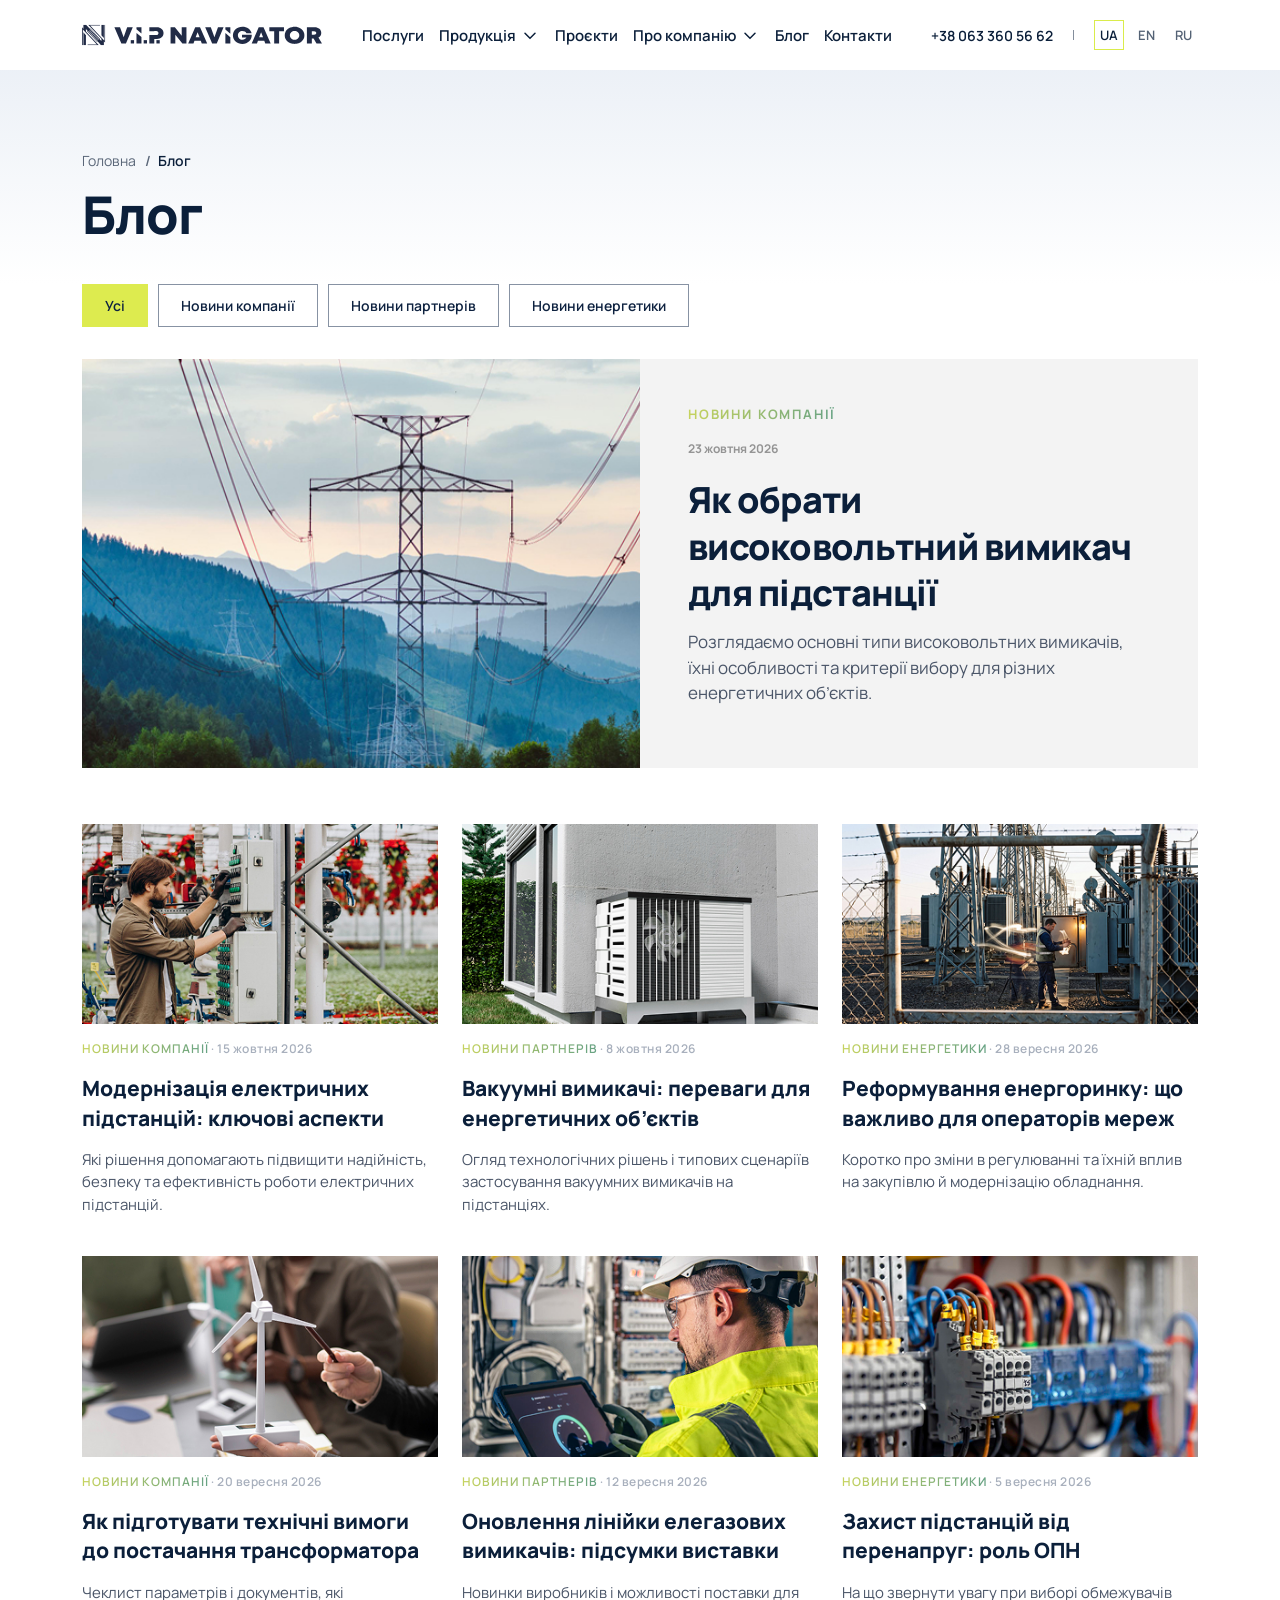
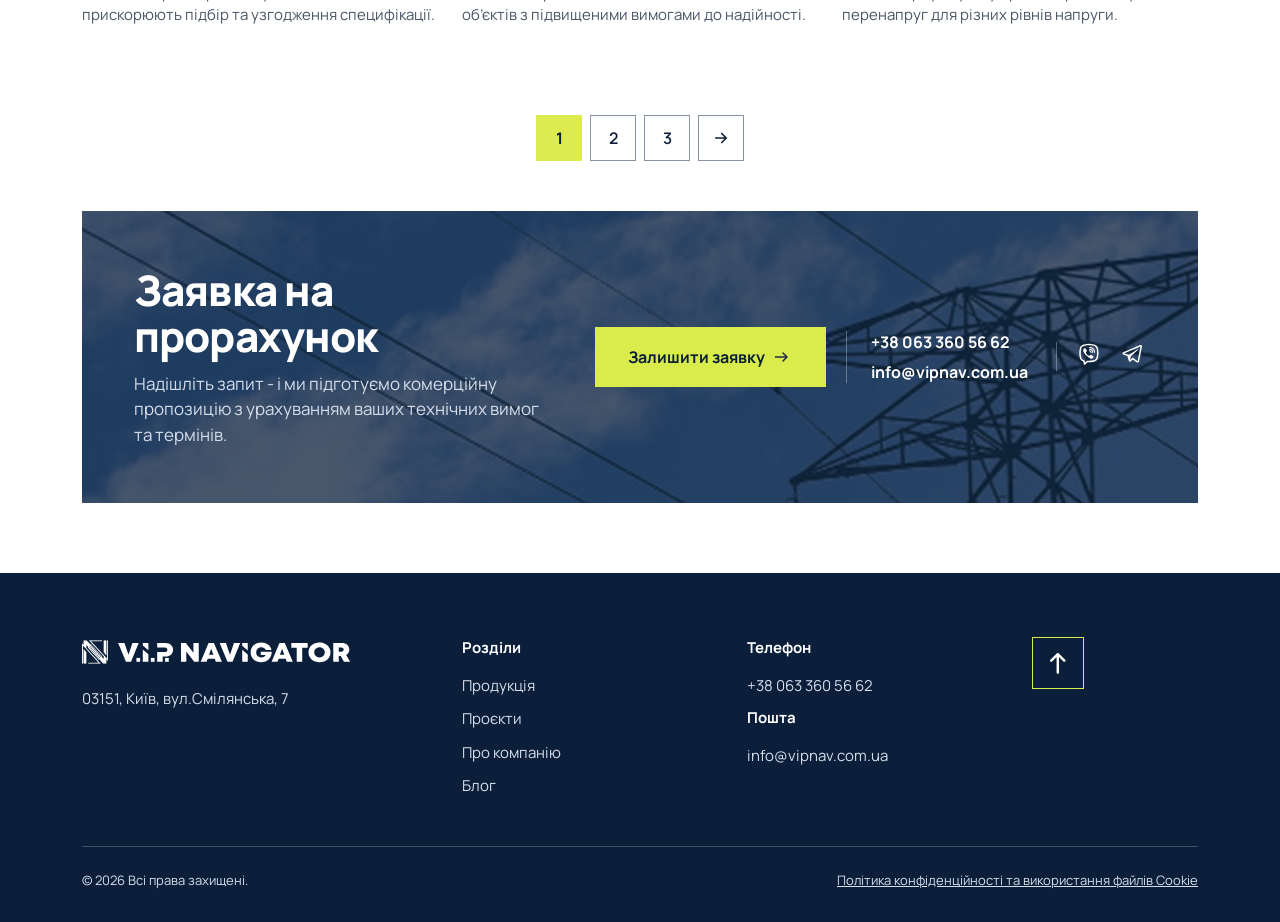
<file: blog.html>
<!DOCTYPE html>
<html lang="uk">

<head>
    <meta charset="UTF-8">
    <meta http-equiv="X-UA-Compatible" content="IE=edge">
    <meta name="viewport" content="width=device-width, initial-scale=1.0">
    <title>Блог VIP Navigator, новини енергетики та компанії</title>
    <meta name="description"
        content="Новини компанії, партнерів і енергетики: підстанції, високовольтне обладнання та галузеві огляди від VIP Navigator.">
    <link rel="icon" type="image/png" href="favicon.png">

    <link rel="stylesheet" href="css/lib/bootstrap-grid.min.css">
    <link rel="stylesheet" href="css/lib/swiper.css">
    <link rel="stylesheet" href="css/style.css">
</head>

<body>
    <div class="pagewrapper">
        <header class="header header__white">
            <div class="container">
                <div class="header__inner">
                    <a href="#" class="header__logo">
                        <img src="img/general/logo.svg" alt="VIP Navigator">
                    </a>
                    <div class="header__nav mobnav">
                        <nav aria-label="Primary navigation">
                            <ul class="menu">
                                <li class="menu-item"><a href="#">Послуги</a></li>
                                <li class="menu-item menu-item-has-children">
                                    <a href="#" aria-expanded="false">Продукція</a>
                                    <div class="sub-menu mega-menu">
                                        <div class="container">
                                            <div class="mega-menu__inner">
                                                <div class="mega-menu__body">
                                                    <p class="mega-menu__label">Продукція</p>
                                                    <div class="mega-menu__grid">
                                                        <div class="mega-menu__col">
                                                            <a href="#"
                                                                class="mega-menu__link mega-menu__link--title">Компенсація
                                                                реактивної потужності ВН/СН</a>
                                                            <div class="mega-menu__group">
                                                                <a href="#"
                                                                    class="mega-menu__link mega-menu__link--title">Трансформатори</a>
                                                                <ul class="mega-menu__sublist">
                                                                    <li><a href="#"
                                                                            class="mega-menu__link mega-menu__link--sub">Вимірювальні
                                                                            трансформатори</a></li>
                                                                    <li><a href="#"
                                                                            class="mega-menu__link mega-menu__link--sub">Силові
                                                                            трансформатори</a></li>
                                                                </ul>
                                                            </div>
                                                            <a href="#"
                                                                class="mega-menu__link mega-menu__link--title">Мобільна
                                                                трансформаторна підстанція</a>
                                                        </div>
                                                        <div class="mega-menu__col">
                                                            <div class="mega-menu__group">
                                                                <a href="#"
                                                                    class="mega-menu__link mega-menu__link--title">Вимикачі</a>
                                                                <ul class="mega-menu__sublist">
                                                                    <li><a href="#"
                                                                            class="mega-menu__link mega-menu__link--sub">Вакуумні
                                                                            вимикачі</a></li>
                                                                    <li><a href="#"
                                                                            class="mega-menu__link mega-menu__link--sub">Елегазові
                                                                            вимикачі</a></li>
                                                                </ul>
                                                            </div>
                                                            <a href="#"
                                                                class="mega-menu__link mega-menu__link--title">Високовольтні
                                                                роз’єднувачі</a>
                                                            <a href="#"
                                                                class="mega-menu__link mega-menu__link--title">Високовольтні
                                                                вводи</a>
                                                            <a href="#"
                                                                class="mega-menu__link mega-menu__link--title">Шинні
                                                                опори та жорстке ошинування</a>
                                                            <a href="#"
                                                                class="mega-menu__link mega-menu__link--title">Ізолятори</a>
                                                        </div>
                                                        <div class="mega-menu__col">
                                                            <a href="#"
                                                                class="mega-menu__link mega-menu__link--title">Обмежувачі
                                                                перенапруги (ОПН)</a>
                                                            <a href="#"
                                                                class="mega-menu__link mega-menu__link--title">Конденсатори
                                                                зв’язку</a>
                                                            <a href="#"
                                                                class="mega-menu__link mega-menu__link--title">Високовольтний
                                                                кабель</a>
                                                            <a href="#"
                                                                class="mega-menu__link mega-menu__link--title">Високовольтні
                                                                кабельні муфти</a>
                                                            <a href="#"
                                                                class="mega-menu__link mega-menu__link--title">БСС</a>
                                                            <a href="#"
                                                                class="mega-menu__link mega-menu__link--title">Тестери
                                                                для перевірки ізоляції під напругою</a>
                                                        </div>
                                                    </div>
                                                    <a href="#" class="mega-menu__all">
                                                        Уся продукція
                                                        <img src="img/general/btn-arrow.svg" alt="" width="18"
                                                            height="18">
                                                    </a>
                                                </div>
                                                <aside class="mega-menu__aside">
                                                    <div class="mega-menu__aside-content">
                                                        <p class="mega-menu__aside-title">Не знайшли потрібне?</p>
                                                        <p class="mega-menu__aside-text">Надішліть запит — підготуємо
                                                            комерційну пропозицію з вартістю та строками поставки.</p>
                                                    </div>
                                                    <a href="#" class="mega-menu__aside-btn">Отримати КП</a>
                                                </aside>
                                            </div>
                                        </div>
                                    </div>
                                </li>
                                <li class="menu-item"><a href="#">Проєкти</a></li>
                                <li class="menu-item menu-item-has-children">
                                    <a href="about-company.html" aria-expanded="false">Про компанію</a>
                                    <ul class="sub-menu">
                                        <li class="menu-item"><a href="about-company.html">Про компанію</a></li>
                                        <li class="menu-item"><a href="reviews-letters-of-rec.html">Відгуки та
                                                рекомендаційні листи</a></li>
                                    </ul>
                                </li>
                                <li class="menu-item"><a href="#">Блог</a></li>
                                <li class="menu-item"><a href="#">Контакти</a></li>
                            </ul>
                        </nav>
                        <div class="mobilenav-bottomsect">
                            <a class="mobilenav-bottomsect__phone" href="tel:+380633605662">
                                +38 063 360 56 62
                            </a>
                            <ul class="header__lang">
                                <li><a href="#" class="active">UA</a></li>
                                <li><a href="#">EN</a></li>
                            </ul>
                            <a href="#" class="green-btn">
                                Залишити заявку
                                <img src="img/general/btn-arrow.svg" alt="">
                            </a>
                        </div>
                    </div>
                    <div class="header__action">
                        <a href="tel:+380633605662" class="header__phone">
                            <span class="header__phone-text">+38 063 360 56 62</span>
                            <img class="header__phone-icon" src="img/general/phone-call.svg" alt="" width="32"
                                height="32">
                        </a>
                        <span class="header__lang-separator"></span>
                        <ul class="header__lang">
                            <li><a href="#" class="active">UA</a></li>
                            <li><a href="#">EN</a></li>
                            <li><a href="#">RU</a></li>
                        </ul>
                        <button class="burger-menu" type="button" aria-expanded="false" aria-label="Відкрити меню">
                            <span class="burger-menu__icon" aria-hidden="true">
                                <span class="burger-menu__line"></span>
                                <span class="burger-menu__line"></span>
                                <span class="burger-menu__line"></span>
                            </span>
                        </button>
                    </div>
                </div>
            </div>
        </header>

        <main class="main">
            <section class="category-head header-offset">
                <div class="container">
                    <nav class="breadcrumbs" aria-label="Breadcrumb">
                        <ol>
                            <li>
                                <a href="#">
                                    Головна
                                </a>
                            </li>
                            <li aria-current="page">
                                Блог
                            </li>
                        </ol>
                    </nav>
                    <div class="category-head__intro">
                        <h1>Блог</h1>
                    </div>
                </div>
            </section>

            <section class="blog-section">
                <div class="container">
                    <div class="blog-filter">
                        <nav class="blog-filter__nav" aria-label="Категорії блогу">
                            <ul class="blog-filter__list">
                                <li class="blog-filter__item">
                                    <a class="blog-filter__link active" href="#" aria-current="page">Усі</a>
                                </li>
                                <li class="blog-filter__item">
                                    <a class="blog-filter__link" href="#">Новини компанії</a>
                                </li>
                                <li class="blog-filter__item">
                                    <a class="blog-filter__link" href="#">Новини партнерів</a>
                                </li>
                                <li class="blog-filter__item">
                                    <a class="blog-filter__link" href="#">Новини енергетики</a>
                                </li>
                            </ul>
                        </nav>
                    </div>

                    <div class="blog-list">
                        <article class="first-post">
                            <div class="row g-0 first-post__row">
                                <div class="col-md-6">
                                    <a class="first-post__media" href="#">
                                        <img src="img/blog/post-yak-obraty-vymykach.jpg" width="620" height="380"
                                            alt="Як обрати високовольтний вимикач для підстанції">
                                    </a>
                                </div>
                                <div class="col-md-6">
                                    <div class="first-post__body">
                                        <span class="sect-title first-post__category">Новини компанії</span>
                                        <time class="first-post__date" datetime="2026-10-23">23 жовтня 2026</time>
                                        <h2 class="first-post__title">
                                            <a class="first-post__title-link" href="#">Як обрати високовольтний
                                                вимикач для підстанції</a>
                                        </h2>
                                        <p class="first-post__excerpt">Розглядаємо основні типи високовольтних
                                            вимикачів, їхні особливості та критерії вибору для різних енергетичних
                                            об’єктів.</p>
                                        <!-- <a class="first-post__more" href="#">
                                            Читати
                                            <img src="img/general/btn-arrow.svg" alt="" width="18" height="18">
                                        </a> -->
                                    </div>
                                </div>
                            </div>
                        </article>
                    </div>

                    <div class="blog-grid">
                        <div class="row blog-grid__row">
                            <div class="col-lg-4 col-md-6">
                                <article class="blog-card">
                                    <a class="blog-card__media" href="#">
                                        <img src="img/blog/post-img2.jpg" width="391" height="220"
                                            alt="Модернізація електричних підстанцій: ключові аспекти">
                                    </a>
                                    <div class="blog-card__body">
                                        <p class="blog-card__meta">
                                            <span class="blog-card__category">Новини компанії</span>
                                            <span class="blog-card__meta-sep" aria-hidden="true"> · </span>
                                            <time class="blog-card__date" datetime="2026-10-15">15 жовтня 2026</time>
                                        </p>
                                        <h2 class="blog-card__title">
                                            <a class="blog-card__title-link" href="#">Модернізація електричних
                                                підстанцій: ключові аспекти</a>
                                        </h2>
                                        <p class="blog-card__excerpt">Які рішення допомагають підвищити надійність,
                                            безпеку та ефективність роботи електричних підстанцій.</p>
                                    </div>
                                </article>
                            </div>
                            <div class="col-lg-4 col-md-6">
                                <article class="blog-card">
                                    <a class="blog-card__media" href="#">
                                        <img src="img/blog/post-img3.jpg" width="391" height="220"
                                            alt="Вакуумні вимикачі: переваги для енергетичних об’єктів">
                                    </a>
                                    <div class="blog-card__body">
                                        <p class="blog-card__meta">
                                            <span class="blog-card__category">Новини партнерів</span>
                                            <span class="blog-card__meta-sep" aria-hidden="true"> · </span>
                                            <time class="blog-card__date" datetime="2026-10-08">8 жовтня 2026</time>
                                        </p>
                                        <h2 class="blog-card__title">
                                            <a class="blog-card__title-link" href="#">Вакуумні вимикачі: переваги для
                                                енергетичних об’єктів</a>
                                        </h2>
                                        <p class="blog-card__excerpt">Огляд технологічних рішень і типових сценаріїв
                                            застосування вакуумних вимикачів на підстанціях.</p>
                                    </div>
                                </article>
                            </div>
                            <div class="col-lg-4 col-md-6">
                                <article class="blog-card">
                                    <a class="blog-card__media" href="#">
                                        <img src="img/blog/post-img4.jpg" width="391" height="220"
                                            alt="Реформування енергоринку: що важливо для операторів мереж">
                                    </a>
                                    <div class="blog-card__body">
                                        <p class="blog-card__meta">
                                            <span class="blog-card__category">Новини енергетики</span>
                                            <span class="blog-card__meta-sep" aria-hidden="true"> · </span>
                                            <time class="blog-card__date" datetime="2026-09-28">28 вересня 2026</time>
                                        </p>
                                        <h2 class="blog-card__title">
                                            <a class="blog-card__title-link" href="#">Реформування енергоринку: що
                                                важливо для операторів мереж</a>
                                        </h2>
                                        <p class="blog-card__excerpt">Коротко про зміни в регулюванні та їхній вплив на
                                            закупівлю й модернізацію обладнання.</p>
                                    </div>
                                </article>
                            </div>
                            <div class="col-lg-4 col-md-6">
                                <article class="blog-card">
                                    <a class="blog-card__media" href="#">
                                        <img src="img/blog/post-img5.jpg" width="391" height="220"
                                            alt="Як підготувати технічні вимоги до постачання трансформатора">
                                    </a>
                                    <div class="blog-card__body">
                                        <p class="blog-card__meta">
                                            <span class="blog-card__category">Новини компанії</span>
                                            <span class="blog-card__meta-sep" aria-hidden="true"> · </span>
                                            <time class="blog-card__date" datetime="2026-09-20">20 вересня 2026</time>
                                        </p>
                                        <h2 class="blog-card__title">
                                            <a class="blog-card__title-link" href="#">Як підготувати технічні вимоги до
                                                постачання трансформатора</a>
                                        </h2>
                                        <p class="blog-card__excerpt">Чеклист параметрів і документів, які прискорюють
                                            підбір та узгодження специфікації.</p>
                                    </div>
                                </article>
                            </div>
                            <div class="col-lg-4 col-md-6">
                                <article class="blog-card">
                                    <a class="blog-card__media" href="#">
                                        <img src="img/blog/post-img6.jpg" width="391" height="220"
                                            alt="Оновлення лінійки елегазових вимикачів: підсумки виставки">
                                    </a>
                                    <div class="blog-card__body">
                                        <p class="blog-card__meta">
                                            <span class="blog-card__category">Новини партнерів</span>
                                            <span class="blog-card__meta-sep" aria-hidden="true"> · </span>
                                            <time class="blog-card__date" datetime="2026-09-12">12 вересня 2026</time>
                                        </p>
                                        <h2 class="blog-card__title">
                                            <a class="blog-card__title-link" href="#">Оновлення лінійки елегазових
                                                вимикачів: підсумки виставки</a>
                                        </h2>
                                        <p class="blog-card__excerpt">Новинки виробників і можливості поставки для
                                            об’єктів з підвищеними вимогами до надійності.</p>
                                    </div>
                                </article>
                            </div>
                            <div class="col-lg-4 col-md-6">
                                <article class="blog-card">
                                    <a class="blog-card__media" href="#">
                                        <img src="img/blog/post-modernizatsiya-pidstantsiy.jpg" width="391" height="220"
                                            alt="Захист підстанцій від перенапруг: роль ОПН">
                                    </a>
                                    <div class="blog-card__body">
                                        <p class="blog-card__meta">
                                            <span class="blog-card__category">Новини енергетики</span>
                                            <span class="blog-card__meta-sep" aria-hidden="true"> · </span>
                                            <time class="blog-card__date" datetime="2026-09-05">5 вересня 2026</time>
                                        </p>
                                        <h2 class="blog-card__title">
                                            <a class="blog-card__title-link" href="#">Захист підстанцій від перенапруг:
                                                роль ОПН</a>
                                        </h2>
                                        <p class="blog-card__excerpt">На що звернути увагу при виборі обмежувачів
                                            перенапруг для різних рівнів напруги.</p>
                                    </div>
                                </article>
                            </div>
                        </div>
                    </div>

                    <nav class="blog-pagination is-first-page" aria-label="Пагінація записів">
                        <ul class="blog-pagination__list">
                            <li class="blog-pagination__item blog-pagination__item--prev">
                                <a class="blog-pagination__arrow blog-pagination__arrow--prev" href="#"
                                    aria-label="Попередня сторінка">
                                    <img src="img/general/link-arrow.svg" alt="" width="18" height="18">
                                </a>
                            </li>
                            <li class="blog-pagination__item">
                                <a class="blog-pagination__page active" href="#" aria-current="page">1</a>
                            </li>
                            <li class="blog-pagination__item">
                                <a class="blog-pagination__page" href="#">2</a>
                            </li>
                            <li class="blog-pagination__item">
                                <a class="blog-pagination__page" href="#">3</a>
                            </li>
                            <li class="blog-pagination__item blog-pagination__item--next">
                                <a class="blog-pagination__arrow blog-pagination__arrow--next" href="#"
                                    aria-label="Наступна сторінка">
                                    <img src="img/general/link-arrow.svg" alt="" width="18" height="18">
                                </a>
                            </li>
                        </ul>
                    </nav>
                </div>
            </section>

            <section class="cta">
                <div class="container">
                    <div class="cta1">
                        <picture class="cta__bg">
                            <source media="(max-width: 575.8px)" srcset="img/main/zayavka-komertsiyna-propozytsiya-mobile.jpg">
                            <img src="img/main/zayavka-komertsiyna-propozytsiya.jpg" alt="">
                        </picture>
                        <div class="row align-items-center">
                            <div class="col-xxl-6 col-xl-5">
                                <h2>
                                    Заявка на прорахунок
                                </h2>
                                <p>
                                    Надішліть запит - і ми підготуємо комерційну пропозицію<br>
                                    з урахуванням ваших технічних вимог та термінів.
                                </p>
                            </div>
                            <div class="col-xxl-6 col-xl-7">
                                <div class="cta__action">
                                    <a href="#" class="green-btn">
                                        Залишити заявку
                                        <img src="img/general/btn-arrow.svg" alt="">
                                    </a>
                                    <ul class="cta__contacts">
                                        <li><a href="tel:+380633605662">+38 063 360 56 62</a></li>
                                        <li><a href="mailto:info@vipnav.com.ua">info@vipnav.com.ua</a></li>
                                    </ul>
                                    <ul class="cta__social">
                                        <li>
                                            <a class="cta__social-link" href="viber://chat?number=%2B380633605662">
                                                <svg width="24" height="24" viewBox="0 0 24 24" fill="none" xmlns="http://www.w3.org/2000/svg">
                                                    <path d="M7.96485 6.202C7.77899 6.17478 7.58942 6.2122 7.42785 6.308H7.41385C7.03885 6.528 6.70085 6.805 6.41285 7.131C6.17285 7.408 6.04285 7.688 6.00885 7.958C5.98885 8.118 6.00285 8.28 6.04985 8.433L6.06785 8.443C6.33785 9.236 6.68985 9.999 7.11985 10.717C7.67455 11.7253 8.35683 12.658 9.14985 13.492L9.17385 13.526L9.21185 13.554L9.23485 13.581L9.26285 13.605C10.0998 14.4003 11.0347 15.0858 12.0448 15.645C13.1998 16.274 13.9008 16.571 14.3218 16.695V16.701C14.4448 16.739 14.5568 16.756 14.6698 16.756C15.0286 16.7303 15.3682 16.5844 15.6338 16.342C15.9588 16.054 16.2338 15.715 16.4478 15.338V15.331C16.6488 14.951 16.5808 14.593 16.2908 14.35C15.7088 13.8404 15.0789 13.3883 14.4098 13C13.9618 12.757 13.5068 12.904 13.3228 13.15L12.9298 13.646C12.7278 13.892 12.3618 13.858 12.3618 13.858L12.3518 13.864C9.62085 13.167 8.89185 10.402 8.89185 10.402C8.89185 10.402 8.85785 10.026 9.11085 9.834L9.60285 9.438C9.83885 9.246 10.0028 8.792 9.74985 8.344C9.36243 7.67543 8.91133 7.04584 8.40285 6.464C8.29162 6.32738 8.13585 6.23427 7.96285 6.201M12.5798 5C12.4472 5 12.3201 5.05268 12.2263 5.14645C12.1325 5.24021 12.0798 5.36739 12.0798 5.5C12.0798 5.63261 12.1325 5.75979 12.2263 5.85355C12.3201 5.94732 12.4472 6 12.5798 6C13.8438 6 14.8938 6.413 15.7248 7.205C16.1518 7.638 16.4848 8.151 16.7028 8.713C16.9218 9.276 17.0218 9.877 16.9958 10.479C16.9903 10.6116 17.0376 10.741 17.1274 10.8387C17.2173 10.9364 17.3422 10.9944 17.4748 11C17.6075 11.0056 17.7368 10.9582 17.8346 10.8684C17.9323 10.7786 17.9903 10.6536 17.9958 10.521C18.0257 9.78056 17.9028 9.0419 17.6348 8.351C17.3657 7.65658 16.9557 7.02536 16.4308 6.497L16.4208 6.487C15.3898 5.502 14.0858 5 12.5798 5Z" fill="white"></path>
                                                    <path d="M12.5449 6.64394C12.4123 6.64394 12.2851 6.69662 12.1914 6.79039C12.0976 6.88416 12.0449 7.01134 12.0449 7.14394C12.0449 7.27655 12.0976 7.40373 12.1914 7.4975C12.2851 7.59127 12.4123 7.64394 12.5449 7.64394H12.5619C13.4739 7.70894 14.1379 8.01294 14.6029 8.51194C15.0799 9.02594 15.3269 9.66494 15.3079 10.4549C15.3049 10.5876 15.3546 10.7159 15.4462 10.8119C15.5378 10.9078 15.6638 10.9634 15.7964 10.9664C15.929 10.9695 16.0574 10.9197 16.1533 10.8281C16.2493 10.7365 16.3049 10.6106 16.3079 10.4779C16.3319 9.44094 15.9979 8.54594 15.3359 7.83194V7.82994C14.6589 7.10394 13.7299 6.71994 12.6119 6.64494L12.5949 6.64294L12.5449 6.64394Z" fill="white"></path>
                                                    <path d="M12.5259 8.31895C12.459 8.31305 12.3915 8.32069 12.3277 8.34141C12.2638 8.36214 12.2047 8.39553 12.154 8.43959C12.1033 8.48365 12.062 8.53747 12.0325 8.59785C12.0031 8.65823 11.9861 8.72392 11.9826 8.791C11.9791 8.85808 11.9892 8.92518 12.0122 8.98829C12.0352 9.0514 12.0707 9.10923 12.1165 9.15832C12.1624 9.20741 12.2177 9.24675 12.2791 9.27401C12.3405 9.30127 12.4067 9.31587 12.4739 9.31695C12.8919 9.33895 13.1589 9.46495 13.3269 9.63395C13.4959 9.80395 13.6219 10.077 13.6449 10.504C13.6461 10.5711 13.6609 10.6372 13.6882 10.6985C13.7156 10.7598 13.755 10.8149 13.8041 10.8606C13.8533 10.9064 13.9111 10.9417 13.9742 10.9646C14.0372 10.9875 14.1043 10.9975 14.1713 10.994C14.2383 10.9904 14.3039 10.9734 14.3642 10.9439C14.4245 10.9145 14.4783 10.8732 14.5223 10.8225C14.5663 10.7718 14.5997 10.7128 14.6204 10.649C14.6411 10.5852 14.6487 10.5178 14.6429 10.451C14.6109 9.85095 14.4229 9.32095 14.0379 8.93095C13.6509 8.54095 13.1239 8.35095 12.5259 8.31895Z" fill="white"></path>
                                                    <path d="M7.06686 2.38406C10.2489 1.67276 13.5488 1.67276 16.7309 2.38406L17.0699 2.45906C17.9998 2.66754 18.8539 3.12949 19.5373 3.7937C20.2208 4.45792 20.7069 5.29843 20.9419 6.22206C21.7503 9.40485 21.7503 12.7393 20.9419 15.9221C20.7069 16.8457 20.2208 17.6862 19.5373 18.3504C18.8539 19.0146 17.9998 19.4766 17.0699 19.6851L16.7299 19.7601C14.7368 20.2051 12.6918 20.373 10.6529 20.2591L7.99986 22.6331C7.89984 22.7226 7.77762 22.7837 7.64595 22.8099C7.51428 22.8361 7.37799 22.8265 7.25131 22.782C7.12463 22.7376 7.01219 22.6599 6.92575 22.5572C6.8393 22.4545 6.78202 22.3305 6.75986 22.1981L6.32086 19.5761C5.47927 19.3137 4.71894 18.8401 4.11236 18.2004C3.50578 17.5608 3.0732 16.7764 2.85586 15.9221C2.0474 12.7393 2.0474 9.40485 2.85586 6.22206C3.0908 5.29843 3.57695 4.45792 4.2604 3.7937C4.94385 3.12949 5.7979 2.66754 6.72786 2.45906L7.06686 2.38406ZM16.4039 3.84706C13.4371 3.18386 10.3606 3.18386 7.39386 3.84706L7.05386 3.92306C6.39482 4.07124 5.78965 4.39892 5.30534 4.86981C4.82103 5.3407 4.47649 5.93644 4.30986 6.59106C3.56286 9.53169 3.56286 12.6124 4.30986 15.5531C4.47657 16.2078 4.82126 16.8036 5.30576 17.2745C5.79025 17.7454 6.39564 18.073 7.05486 18.2211L7.14486 18.2411C7.29045 18.2736 7.42303 18.3489 7.52563 18.4572C7.62824 18.5655 7.69621 18.7019 7.72086 18.8491L8.01486 20.6071L9.88686 18.9321C9.96162 18.865 10.0491 18.8136 10.1441 18.7809C10.2391 18.7483 10.3397 18.7351 10.4399 18.7421C12.4389 18.8832 14.4479 18.7333 16.4039 18.2971L16.7429 18.2211C17.4021 18.073 18.0075 17.7454 18.492 17.2745C18.9765 16.8036 19.3212 16.2078 19.4879 15.5531C20.2339 12.6131 20.2339 9.53206 19.4879 6.59106C19.3212 5.93631 18.9765 5.34049 18.492 4.86959C18.0075 4.39868 17.4021 4.07108 16.7429 3.92306L16.4039 3.84706Z" fill-rule="evenodd" clip-rule="evenodd" fill="white"></path>
                                                </svg>
                                                <span class="cta__social-label">Viber</span>
                                            </a>
                                        </li>
                                        <li>
                                            <a class="cta__social-link" href="https://t.me/vipnav">
                                                <svg width="24" height="24" viewBox="0 0 24 24" fill="none" xmlns="http://www.w3.org/2000/svg">
                                                    <path d="M19.5527 2.99705C19.312 3.01491 19.0757 3.07138 18.853 3.1643H18.85C18.6362 3.24905 17.62 3.67655 16.075 4.32455L10.5385 6.6563C6.56571 8.3288 2.66046 9.9758 2.66046 9.9758L2.70696 9.9578C2.70696 9.9578 2.43771 10.0463 2.15646 10.2391C1.98231 10.3491 1.8327 10.4939 1.71696 10.6643C1.57896 10.8668 1.46796 11.1766 1.50921 11.4968C1.57671 12.0383 1.92771 12.3631 2.17971 12.5423C2.43471 12.7238 2.67771 12.8086 2.67771 12.8086H2.68371L6.34596 14.0423C6.51021 14.5696 7.46196 17.6986 7.69071 18.4193C7.82571 18.8498 7.95696 19.1191 8.12121 19.3246C8.19971 19.4296 8.29446 19.5173 8.40546 19.5878C8.46312 19.6225 8.52517 19.6492 8.58996 19.6673L8.55246 19.6583C8.56371 19.6613 8.57271 19.6703 8.58096 19.6733C8.61096 19.6816 8.63121 19.6846 8.66946 19.6906C9.24921 19.8661 9.71496 19.5061 9.71496 19.5061L9.74121 19.4851L11.9035 17.5163L15.5275 20.2966L15.61 20.3318C16.3652 20.6633 17.1302 20.4788 17.5345 20.1533C17.9417 19.8256 18.1 19.4063 18.1 19.4063L18.1262 19.3388L20.9267 4.99205C21.0062 4.63805 21.0265 4.30655 20.9387 3.9848C20.8487 3.65894 20.6396 3.37873 20.353 3.19955C20.1126 3.0533 19.8337 2.98275 19.5527 2.99705ZM19.477 4.53455C19.474 4.5818 19.483 4.57655 19.462 4.6673V4.67555L16.6877 18.8731C16.6757 18.8933 16.6555 18.9376 16.6 18.9818C16.5415 19.0283 16.495 19.0576 16.2512 18.9608L11.8187 15.5626L9.14121 18.0031L9.70371 14.4106L16.9457 7.66055C17.2442 7.38305 17.1445 7.32455 17.1445 7.32455C17.1655 6.98405 16.6937 7.2248 16.6937 7.2248L7.56171 12.8821L7.55871 12.8671L3.18171 11.3933V11.3903L3.17046 11.3881L3.19296 11.3791L3.21696 11.3671L3.24021 11.3588C3.24021 11.3588 7.14846 9.7118 11.1212 8.0393C13.1102 7.20155 15.1142 6.3578 16.6555 5.7068C17.5695 5.32206 18.4845 4.93955 19.4005 4.5593C19.462 4.5353 19.4327 4.53455 19.477 4.53455Z" fill="white"></path>
                                                </svg>
                                                <span class="cta__social-label">Telegram</span>
                                            </a>
                                        </li>
                                    </ul>

                                </div>
                            </div>
                        </div>
                    </div>
                </div>
            </section>

        </main>

        <footer class="footer">
            <div class="container">
                <div class="footer__top">
                    <div class="row">
                        <div class="col-lg-4 ">
                            <div class="footer__logo">
                                <a href="#">
                                    <img src="img/general/logo-footer.svg" alt="VIP Navigator">
                                </a>
                                <p>
                                    03151, Київ, вул.Смілянська, 7
                                </p>
                            </div>
                        </div>
                        <div class="col-lg-3 col-md-5 col-6">
                            <div class="footer__menu">
                                <p class="title">Розділи</p>
                                <ul class="footer__nav">
                                    <li>
                                        <a href="#">
                                            Продукція
                                        </a>
                                    </li>
                                    <li>
                                        <a href="#">
                                            Проєкти
                                        </a>
                                    </li>
                                    <li>
                                        <a href="#">
                                            Про компанію
                                        </a>
                                    </li>
                                    <li>
                                        <a href="#">
                                            Блог
                                        </a>
                                    </li>
                                </ul>
                            </div>
                        </div>
                        <div class="col-lg-3 col-md-5 col-6">
                            <div class="footer__menu">
                                <p class="title">Телефон</p>
                                <ul class="footer__nav">
                                    <li>
                                        <a href="tel:+380633605662">
                                            +38 063 360 56 62
                                        </a>
                                    </li>
                                </ul>
                                <p class="title">Пошта</p>
                                <ul class="footer__nav">
                                    <li>
                                        <a href="mailto:info@vipnav.com.ua">
                                            info@vipnav.com.ua
                                        </a>
                                    </li>
                                </ul>
                            </div>
                        </div>
                        <div class="col-md-2">
                            <button class="totop" type="button" aria-label="Прокрутити сторінку вгору">
                                <img src="img/general/totop.svg" alt="">
                            </button>
                        </div>
                    </div>
                </div>
                <div class="footer__bottom">
                    <div class="row align-items-center">
                        <div class="col-lg-6 col-md-5 order-2 order-md-1">
                            <p>© 2026 Всі права захищені.</p>
                        </div>
                        <div class="col-lg-6 col-md-7 order-1 order-md-2">
                            <a class="footer__legal-link" href="#">Політика конфіденційності та використання файлів
                                Cookie</a>
                        </div>
                    </div>
                </div>
            </div>
        </footer>
    </div>
</body>


<script src="js/lib/jquery.js"></script>
<script src="js/lib/swiper.js"></script>
<script src="js/main.js"></script>

</html>
</file>
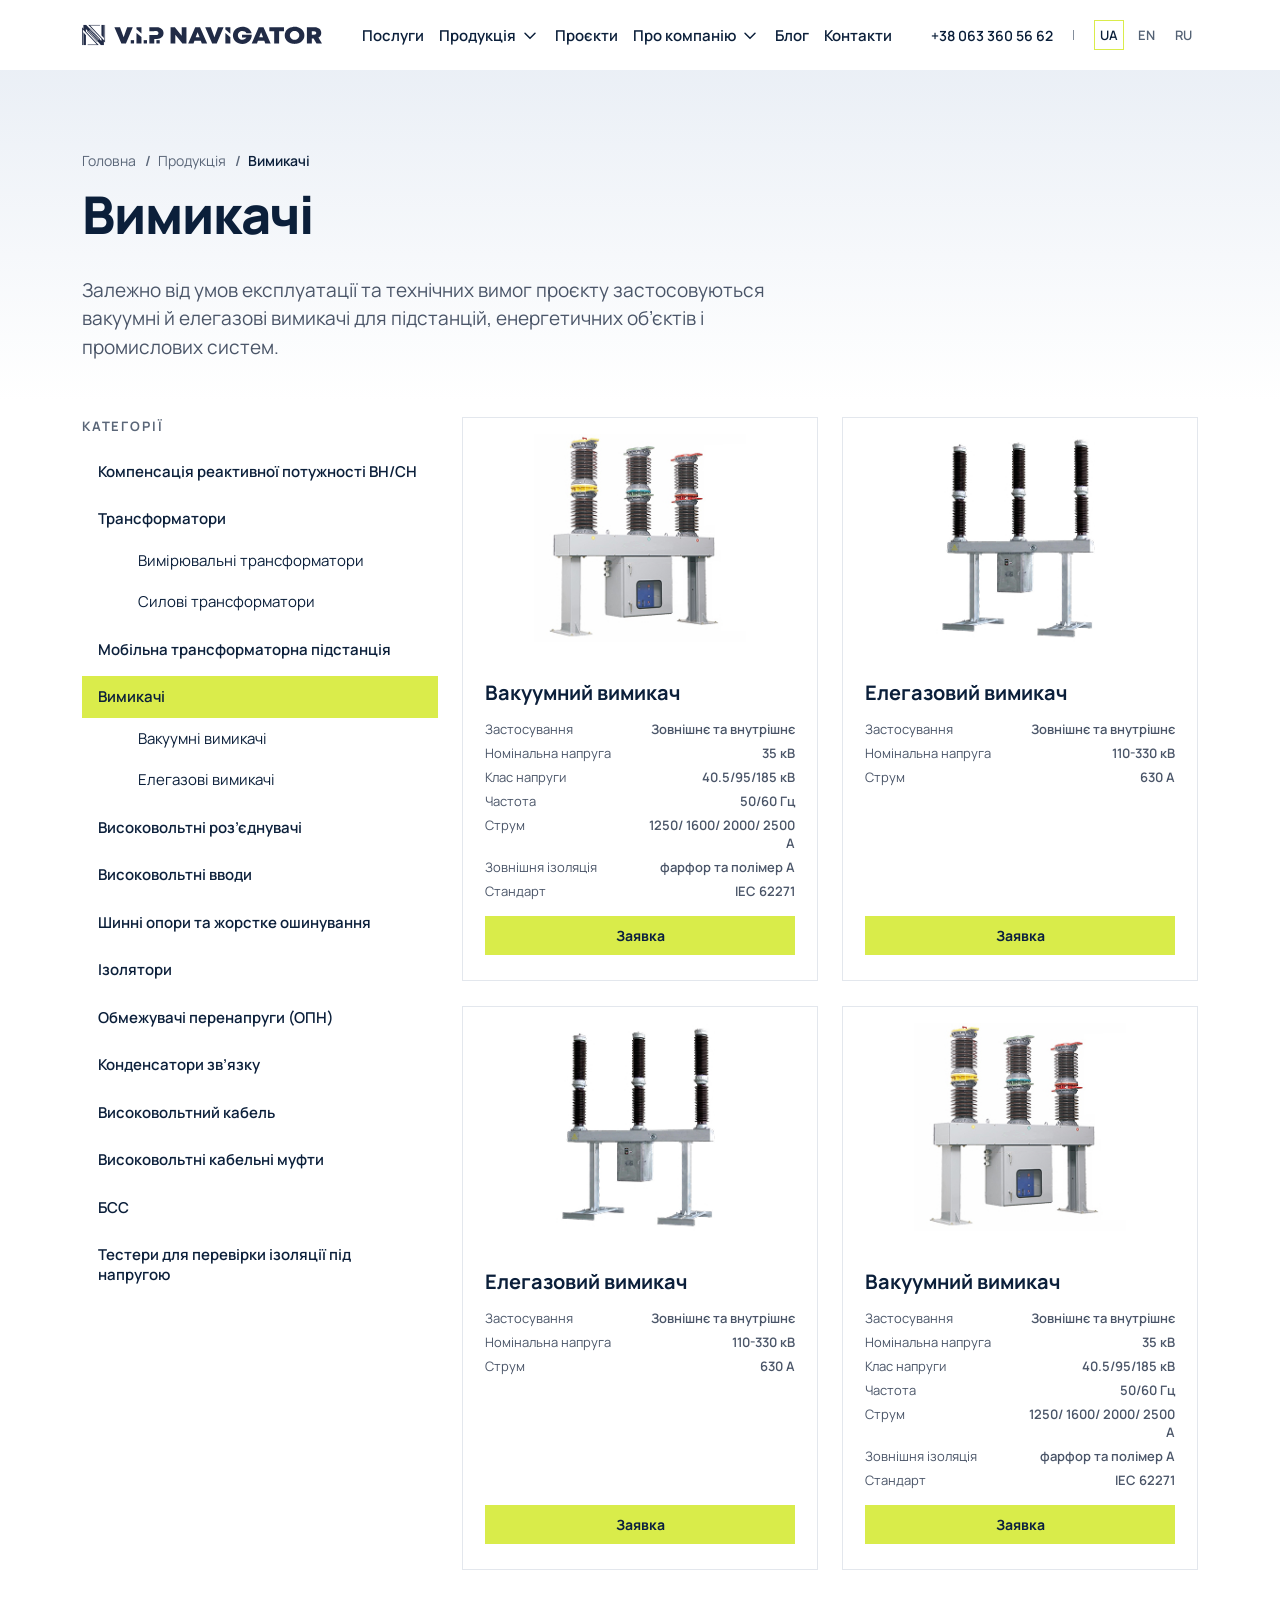
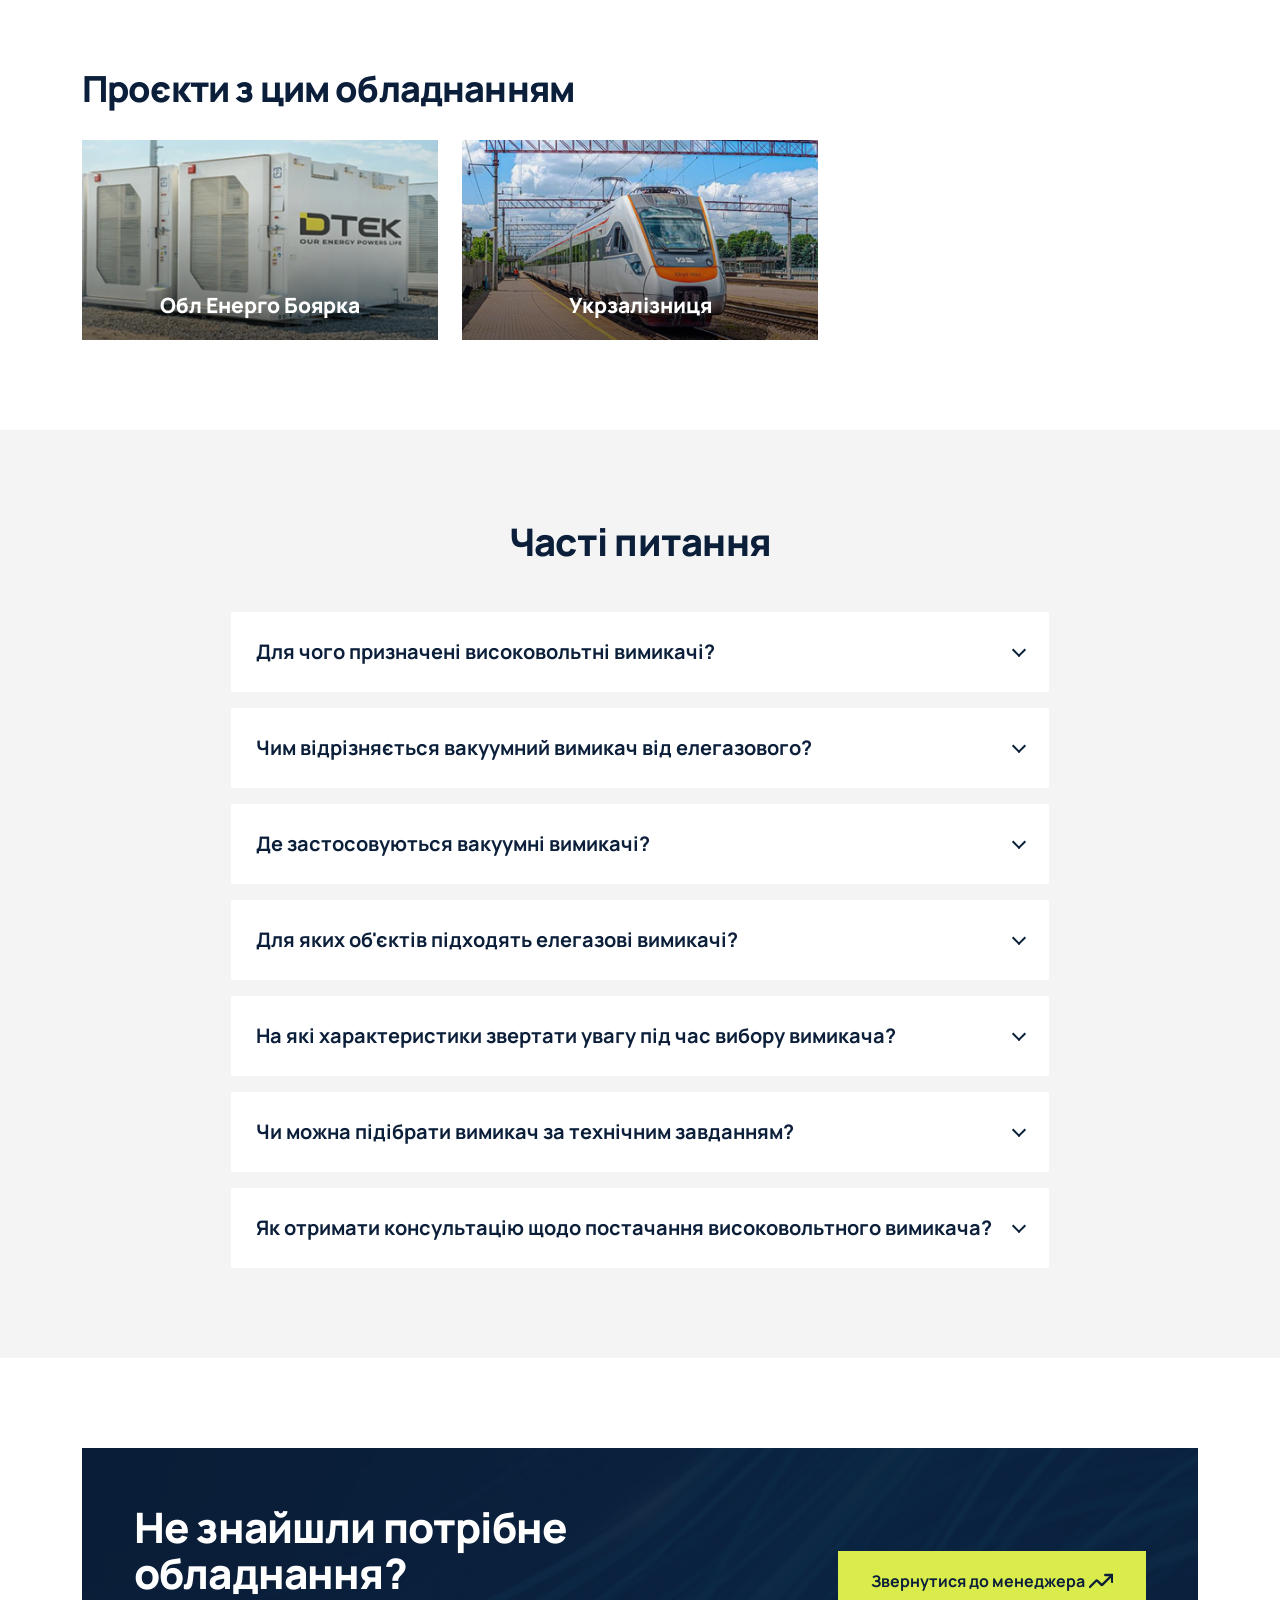
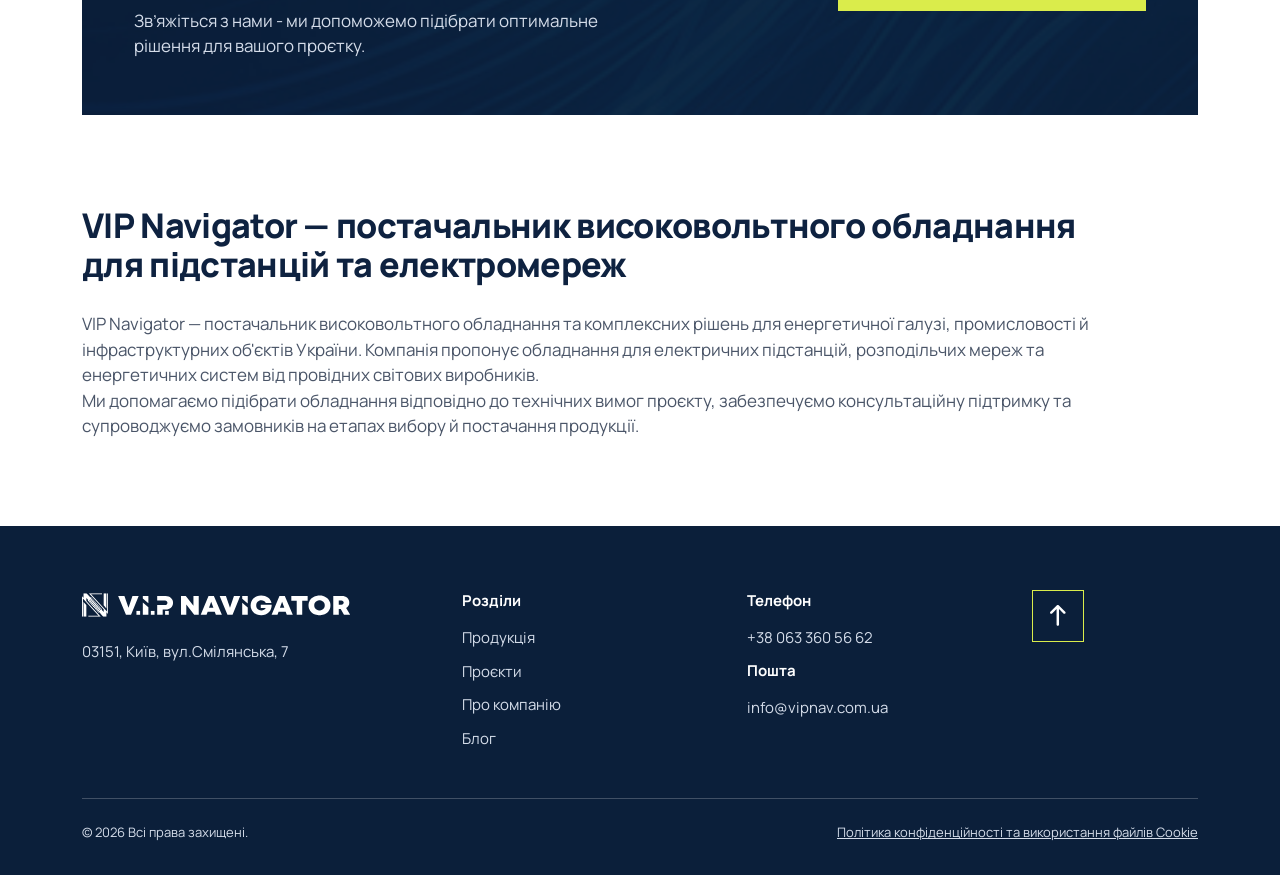
<file: category.html>
<!DOCTYPE html>
<html lang="uk">

<head>
    <meta charset="UTF-8">
    <meta http-equiv="X-UA-Compatible" content="IE=edge">
    <meta name="viewport" content="width=device-width, initial-scale=1.0">
    <title>Каталог високовольтного обладнання VIP Navigator для підстанцій</title>
    <meta name="description"
        content="Каталог високовольтного обладнання для підстанцій і електромереж. Оберіть категорію або надішліть запит — підберемо рішення за вашими характеристиками.">
    <link rel="icon" type="image/png" href="favicon.png">

    <link rel="stylesheet" href="css/lib/bootstrap-grid.min.css">
    <link rel="stylesheet" href="css/lib/swiper.css">
    <link rel="stylesheet" href="css/style.css">
</head>

<body>
    <div class="pagewrapper">
        <header class="header header__white">
            <div class="container">
                <div class="header__inner">
                    <a href="#" class="header__logo">
                        <img src="img/general/logo.svg" alt="VIP Navigator">
                    </a>
                    <div class="header__nav mobnav">
                        <nav aria-label="Primary navigation">
                            <ul class="menu">
                                <li class="menu-item"><a href="#">Послуги</a></li>
                                <li class="menu-item menu-item-has-children">
                                    <a href="#" aria-expanded="false">Продукція</a>
                                    <div class="sub-menu mega-menu">
                                        <div class="container">
                                            <div class="mega-menu__inner">
                                                <div class="mega-menu__body">
                                                    <p class="mega-menu__label">Продукція</p>
                                                    <div class="mega-menu__grid">
                                                        <div class="mega-menu__col">
                                                            <a href="#"
                                                                class="mega-menu__link mega-menu__link--title">Компенсація
                                                                реактивної потужності ВН/СН</a>
                                                            <div class="mega-menu__group">
                                                                <a href="#"
                                                                    class="mega-menu__link mega-menu__link--title">Трансформатори</a>
                                                                <ul class="mega-menu__sublist">
                                                                    <li><a href="#"
                                                                            class="mega-menu__link mega-menu__link--sub">Вимірювальні
                                                                            трансформатори</a></li>
                                                                    <li><a href="#"
                                                                            class="mega-menu__link mega-menu__link--sub">Силові
                                                                            трансформатори</a></li>
                                                                </ul>
                                                            </div>
                                                            <a href="#"
                                                                class="mega-menu__link mega-menu__link--title">Мобільна
                                                                трансформаторна підстанція</a>
                                                        </div>
                                                        <div class="mega-menu__col">
                                                            <div class="mega-menu__group">
                                                                <a href="#"
                                                                    class="mega-menu__link mega-menu__link--title">Вимикачі</a>
                                                                <ul class="mega-menu__sublist">
                                                                    <li><a href="#"
                                                                            class="mega-menu__link mega-menu__link--sub">Вакуумні
                                                                            вимикачі</a></li>
                                                                    <li><a href="#"
                                                                            class="mega-menu__link mega-menu__link--sub">Елегазові
                                                                            вимикачі</a></li>
                                                                </ul>
                                                            </div>
                                                            <a href="#"
                                                                class="mega-menu__link mega-menu__link--title">Високовольтні
                                                                роз’єднувачі</a>
                                                            <a href="#"
                                                                class="mega-menu__link mega-menu__link--title">Високовольтні
                                                                вводи</a>
                                                            <a href="#"
                                                                class="mega-menu__link mega-menu__link--title">Шинні
                                                                опори та жорстке ошинування</a>
                                                            <a href="#"
                                                                class="mega-menu__link mega-menu__link--title">Ізолятори</a>
                                                        </div>
                                                        <div class="mega-menu__col">
                                                            <a href="#"
                                                                class="mega-menu__link mega-menu__link--title">Обмежувачі
                                                                перенапруги (ОПН)</a>
                                                            <a href="#"
                                                                class="mega-menu__link mega-menu__link--title">Конденсатори
                                                                зв’язку</a>
                                                            <a href="#"
                                                                class="mega-menu__link mega-menu__link--title">Високовольтний
                                                                кабель</a>
                                                            <a href="#"
                                                                class="mega-menu__link mega-menu__link--title">Високовольтні
                                                                кабельні муфти</a>
                                                            <a href="#"
                                                                class="mega-menu__link mega-menu__link--title">БСС</a>
                                                            <a href="#"
                                                                class="mega-menu__link mega-menu__link--title">Тестери
                                                                для перевірки ізоляції під напругою</a>
                                                        </div>
                                                    </div>
                                                    <a href="#" class="mega-menu__all">
                                                        Уся продукція
                                                        <img src="img/general/btn-arrow.svg" alt="" width="18"
                                                            height="18">
                                                    </a>
                                                </div>
                                                <aside class="mega-menu__aside">
                                                    <div class="mega-menu__aside-content">
                                                        <p class="mega-menu__aside-title">Не знайшли потрібне?</p>
                                                        <p class="mega-menu__aside-text">Надішліть запит — підготуємо
                                                            комерційну пропозицію з вартістю та строками поставки.</p>
                                                    </div>
                                                    <a href="#" class="mega-menu__aside-btn">Отримати КП</a>
                                                </aside>
                                            </div>
                                        </div>
                                    </div>
                                </li>
                                <li class="menu-item"><a href="#">Проєкти</a></li>
                                <li class="menu-item menu-item-has-children">
                                    <a href="about-company.html" aria-expanded="false">Про компанію</a>
                                    <ul class="sub-menu">
                                        <li class="menu-item"><a href="about-company.html">Про компанію</a></li>
                                        <li class="menu-item"><a href="reviews-letters-of-rec.html">Відгуки та
                                                рекомендаційні листи</a></li>
                                    </ul>
                                </li>
                                <li class="menu-item"><a href="#">Блог</a></li>
                                <li class="menu-item"><a href="#">Контакти</a></li>
                            </ul>
                        </nav>
                        <div class="mobilenav-bottomsect">
                            <a class="mobilenav-bottomsect__phone" href="tel:+380633605662">
                                +38 063 360 56 62
                            </a>
                            <ul class="header__lang">
                                <li><a href="#" class="active">UA</a></li>
                                <li><a href="#">EN</a></li>
                            </ul>
                            <a href="#" class="green-btn">
                                Залишити заявку
                                <img src="img/general/btn-arrow.svg" alt="">
                            </a>
                        </div>
                    </div>
                    <div class="header__action">
                        <a href="tel:+380633605662" class="header__phone">
                            <span class="header__phone-text">+38 063 360 56 62</span>
                            <img class="header__phone-icon" src="img/general/phone-call.svg" alt="" width="32"
                                height="32">
                        </a>
                        <span class="header__lang-separator"></span>
                        <ul class="header__lang">
                            <li><a href="#" class="active">UA</a></li>
                            <li><a href="#">EN</a></li>
                            <li><a href="#">RU</a></li>
                        </ul>
                        <button class="burger-menu" type="button" aria-expanded="false" aria-label="Відкрити меню">
                            <span class="burger-menu__icon" aria-hidden="true">
                                <span class="burger-menu__line"></span>
                                <span class="burger-menu__line"></span>
                                <span class="burger-menu__line"></span>
                            </span>
                        </button>
                    </div>
                </div>
            </div>
        </header>

        <main class="main">
            <section class="category-head header-offset">
                <div class="container">
                    <nav class="breadcrumbs" aria-label="Breadcrumb">
                        <ol>
                            <li>
                                <a href="#">
                                    Головна
                                </a>
                            </li>
                            <li>
                                <a href="#">
                                    Продукція
                                </a>
                            </li>
                            <li aria-current="page">
                                Вимикачі
                            </li>
                        </ol>
                    </nav>
                    <div class="category-head__intro">
                        <h1>Вимикачі</h1>
                        <p>
                            Залежно від умов експлуатації та технічних вимог проєкту застосовуються вакуумні й елегазові
                            вимикачі для підстанцій, енергетичних об’єктів і промислових систем.
                        </p>
                    </div>
                </div>
            </section>

            <section class="category-content">
                <div class="container">
                    <div class="row">
                        <div class="col-lg-4">
                            <div class="category-sidebar">
                                <p class="title">Категорії</p>
                                <button type="button" class="category-sidebar__toggle" aria-expanded="false"
                                    aria-controls="category-sidebar-panel">
                                    Категорії
                                </button>
                                <div class="category-sidebar__panel" id="category-sidebar-panel">
                                    <ul class="category-sidebar__list">
                                        <li><a href="#">Компенсація реактивної потужності ВН/СН</a></li>
                                        <li>
                                            <a href="#">Трансформатори</a>
                                            <ul>
                                                <li><a href="#">Вимірювальні трансформатори</a></li>
                                                <li><a href="#">Силові трансформатори</a></li>
                                            </ul>
                                        </li>
                                        <li><a href="#">Мобільна трансформаторна підстанція</a></li>
                                        <li>
                                            <a href="#" class="active">Вимикачі</a>
                                            <ul>
                                                <li><a href="#">Вакуумні вимикачі</a></li>
                                                <li><a href="#">Елегазові вимикачі</a></li>
                                            </ul>
                                        </li>
                                        <li><a href="#">Високовольтні роз’єднувачі</a></li>
                                        <li><a href="#">Високовольтні вводи</a></li>
                                        <li><a href="#">Шинні опори та жорстке ошинування</a></li>
                                        <li><a href="#">Ізолятори</a></li>
                                        <li><a href="#">Обмежувачі перенапруги (ОПН)</a></li>
                                        <li><a href="#">Конденсатори зв’язку</a></li>
                                        <li><a href="#">Високовольтний кабель</a></li>
                                        <li><a href="#">Високовольтні кабельні муфти</a></li>
                                        <li><a href="#">БСС</a></li>
                                        <li><a href="#">Тестери для перевірки ізоляції під напругою</a></li>
                                    </ul>
                                </div>
                            </div>
                        </div>
                        <div class="col-lg-8">
                            <div class="category-content__main">
                                <div class="row">
                                    <div class="col-md-6">
                                        <div class="scategory-item">
                                            <div class="scategory-item-media">
                                                <img src="img/category/vakuumnyy-vymykach-abb-vd4-card.jpg" alt="img">
                                            </div>
                                            <div class="scategory-item-info">
                                                <div class="scategory-item-top">
                                                    <a href="#" class="title">Вакуумний вимикач</a>
                                                    <dl class="scategory-item-specs">
                                                        <div class="scategory-item-spec">
                                                            <dt>Застосування</dt>
                                                            <dd>Зовнішнє та внутрішнє</dd>
                                                        </div>
                                                        <div class="scategory-item-spec">
                                                            <dt>Номінальна напруга</dt>
                                                            <dd>35 кВ</dd>
                                                        </div>
                                                        <div class="scategory-item-spec">
                                                            <dt>Клас напруги </dt>
                                                            <dd>40.5/95/185 кВ</dd>
                                                        </div>
                                                        <div class="scategory-item-spec">
                                                            <dt>Частота</dt>
                                                            <dd>50/60 Гц</dd>
                                                        </div>
                                                        <div class="scategory-item-spec">
                                                            <dt>Струм</dt>
                                                            <dd>1250/ 1600/ 2000/ 2500 А</dd>
                                                        </div>
                                                        <div class="scategory-item-spec">
                                                            <dt>Зовнішня ізоляція</dt>
                                                            <dd>фарфор та полімер A</dd>
                                                        </div>
                                                        <div class="scategory-item-spec">
                                                            <dt>Стандарт</dt>
                                                            <dd>IEC 62271</dd>
                                                        </div>
                                                    </dl>
                                                </div>
                                                <div class="scategory-item-bottom">
                                                    <a href="#" class="scategory-btn">Заявка</a>
                                                </div>
                                            </div>
                                        </div>
                                    </div>
                                    <div class="col-md-6">
                                        <div class="scategory-item">
                                            <div class="scategory-item-media">
                                                <img src="img/category/vakuumnyy-vymykach-siemens-vd4-card.jpg" alt="img">
                                            </div>
                                            <div class="scategory-item-info">
                                                <div class="scategory-item-top">
                                                    <a href="#" class="title">Елегазовий вимикач</a>
                                                    <dl class="scategory-item-specs">
                                                        <div class="scategory-item-spec">
                                                            <dt>Застосування</dt>
                                                            <dd>Зовнішнє та внутрішнє</dd>
                                                        </div>
                                                        <div class="scategory-item-spec">
                                                            <dt>Номінальна напруга</dt>
                                                            <dd>110-330 кВ</dd>
                                                        </div>
                                                        <div class="scategory-item-spec">
                                                            <dt>Струм</dt>
                                                            <dd>630 А</dd>
                                                        </div>
                                                    </dl>
                                                </div>
                                                <div class="scategory-item-bottom">
                                                    <a href="#" class="scategory-btn">Заявка</a>
                                                </div>
                                            </div>
                                        </div>
                                    </div>
                                    <div class="col-md-6">
                                        <div class="scategory-item">
                                            <div class="scategory-item-media">
                                                <img src="img/category/vakuumnyy-vymykach-siemens-vd4-card.jpg" alt="img">
                                            </div>
                                            <div class="scategory-item-info">
                                                <div class="scategory-item-top">
                                                    <a href="#" class="title">Елегазовий вимикач</a>
                                                    <dl class="scategory-item-specs">
                                                        <div class="scategory-item-spec">
                                                            <dt>Застосування</dt>
                                                            <dd>Зовнішнє та внутрішнє</dd>
                                                        </div>
                                                        <div class="scategory-item-spec">
                                                            <dt>Номінальна напруга</dt>
                                                            <dd>110-330 кВ</dd>
                                                        </div>
                                                        <div class="scategory-item-spec">
                                                            <dt>Струм</dt>
                                                            <dd>630 А</dd>
                                                        </div>
                                                    </dl>
                                                </div>
                                                <div class="scategory-item-bottom">
                                                    <a href="#" class="scategory-btn">Заявка</a>
                                                </div>
                                            </div>
                                        </div>
                                    </div>
                                    <div class="col-md-6">
                                        <div class="scategory-item">
                                            <div class="scategory-item-media">
                                                <img src="img/category/vakuumnyy-vymykach-abb-vd4-card.jpg" alt="img">
                                            </div>
                                            <div class="scategory-item-info">
                                                <div class="scategory-item-top">
                                                    <a href="#" class="title">Вакуумний вимикач</a>
                                                    <dl class="scategory-item-specs">
                                                        <div class="scategory-item-spec">
                                                            <dt>Застосування</dt>
                                                            <dd>Зовнішнє та внутрішнє</dd>
                                                        </div>
                                                        <div class="scategory-item-spec">
                                                            <dt>Номінальна напруга</dt>
                                                            <dd>35 кВ</dd>
                                                        </div>
                                                        <div class="scategory-item-spec">
                                                            <dt>Клас напруги </dt>
                                                            <dd>40.5/95/185 кВ</dd>
                                                        </div>
                                                        <div class="scategory-item-spec">
                                                            <dt>Частота</dt>
                                                            <dd>50/60 Гц</dd>
                                                        </div>
                                                        <div class="scategory-item-spec">
                                                            <dt>Струм</dt>
                                                            <dd>1250/ 1600/ 2000/ 2500 А</dd>
                                                        </div>
                                                        <div class="scategory-item-spec">
                                                            <dt>Зовнішня ізоляція</dt>
                                                            <dd>фарфор та полімер A</dd>
                                                        </div>
                                                        <div class="scategory-item-spec">
                                                            <dt>Стандарт</dt>
                                                            <dd>IEC 62271</dd>
                                                        </div>
                                                    </dl>
                                                </div>
                                                <div class="scategory-item-bottom">
                                                    <a href="#" class="scategory-btn">Заявка</a>
                                                </div>
                                            </div>
                                        </div>
                                    </div>
                                </div>
                            </div>
                        </div>
                    </div>
                </div>
            </section>

            <section class="category-projects">
                <div class="container">
                    <h2 class="titleh3">
                        Проєкти з цим обладнанням
                    </h2>
                    <div class="row category-projects__row">
                        <div class="col-xl-4 col-md-6">
                            <div class="projects-card projects-card--has-more">
                                <span class="projects-card__media">
                                    <img src="img/projects/proekt-obl-energo-boyarka.jpg" width="794" height="446"
                                        alt="Проєкт Обл Енерго Боярка">
                                </span>
                                <span class="projects-card__title">Обл Енерго Боярка</span>
                                <span class="projects-card-more">
                                    <span class="projects-card-more__content">
                                        <span class="projects-card-more__text">
                                            Поставка та введення в експлуатацію високовольтного обладнання для
                                            підстанції регіонального оператора.
                                           
                                        </span>
                                    </span>
                                    <a href="project.html" class="projects-card-more__btn">Детальніше</a>
                                </span>
                            </div>
                        </div>
                        <div class="col-xl-4 col-md-6">
                            <div class="projects-card projects-card--has-more">
                                <span class="projects-card__media">
                                    <img src="img/projects/proekt-ukrzaliznytsia.jpg" width="794" height="446"
                                        alt="Проєкт Укрзалізниця — високовольтне обладнання">
                                </span>
                                <span class="projects-card__title">Укрзалізниця</span>
                                <span class="projects-card-more">
                                    <span class="projects-card-more__content">
                                        <img src="img/category/uz-logo.png" alt="">
                                        <span class="projects-card-more__text">
                                            Забезпечення надійної роботи залізничної інфраструктури завдяки сучасному
                                            електротехнічному обладнанню.
                                        </span>
                                    </span>
                                    <a href="project.html" class="projects-card-more__btn">Детальніше</a>
                                </span>
                            </div>
                        </div>
                    </div>
                </div>
            </section>

            <section class="faq">
                <div class="container">
                    <div class="faq__inner">
                        <h2 class="faq__title">Часті питання</h2>
                        <div class="faq__list">
                            <div class="faq__item">
                                <button type="button" class="faq__summary" aria-expanded="false"
                                    aria-controls="faq-answer-1" id="faq-question-1">
                                    <span class="faq__summary-text">Для чого призначені високовольтні вимикачі?</span>
                                    <span class="faq__icon" aria-hidden="true"></span>
                                </button>
                                <div class="faq__answer" id="faq-answer-1" role="region"
                                    aria-labelledby="faq-question-1" hidden>
                                    <p>Високовольтні вимикачі призначені для комутації електричних кіл, увімкнення та
                                        вимкнення електрообладнання, а також відключення аварійних ділянок мережі. Вони
                                        забезпечують захист і стабільну роботу електричних підстанцій та енергетичних
                                        систем.</p>
                                </div>
                            </div>
                            <div class="faq__item">
                                <button type="button" class="faq__summary" aria-expanded="false"
                                    aria-controls="faq-answer-2" id="faq-question-2">
                                    <span class="faq__summary-text">Чим відрізняється вакуумний вимикач від
                                        елегазового?</span>
                                    <span class="faq__icon" aria-hidden="true"></span>
                                </button>
                                <div class="faq__answer" id="faq-answer-2" role="region"
                                    aria-labelledby="faq-question-2" hidden>
                                    <p>Основна відмінність полягає в середовищі гасіння електричної дуги. У вакуумних
                                        вимикачах використовується вакуум, а в елегазових — газ SF<sub>6</sub>.
                                        Вакуумні моделі широко застосовуються в мережах середньої напруги, тоді як
                                        елегазові використовуються також у високовольтних електроустановках.</p>
                                </div>
                            </div>
                            <div class="faq__item">
                                <button type="button" class="faq__summary" aria-expanded="false"
                                    aria-controls="faq-answer-3" id="faq-question-3">
                                    <span class="faq__summary-text">Де застосовуються вакуумні вимикачі?</span>
                                    <span class="faq__icon" aria-hidden="true"></span>
                                </button>
                                <div class="faq__answer" id="faq-answer-3" role="region"
                                    aria-labelledby="faq-question-3" hidden>
                                    <p>Вакуумні вимикачі використовуються на трансформаторних підстанціях, у
                                        розподільчих пристроях, промислових електроустановках та електричних мережах
                                        середньої напруги.</p>
                                </div>
                            </div>
                            <div class="faq__item">
                                <button type="button" class="faq__summary" aria-expanded="false"
                                    aria-controls="faq-answer-4" id="faq-question-4">
                                    <span class="faq__summary-text">
                                        Для яких об'єктів підходять елегазові вимикачі?
                                    </span>
                                    <span class="faq__icon" aria-hidden="true"></span>
                                </button>
                                <div class="faq__answer" id="faq-answer-4" role="region"
                                    aria-labelledby="faq-question-4" hidden>
                                    <p>
                                        Елегазові вимикачі застосовуються на високовольтних підстанціях, у магістральних
                                        електричних мережах, на енергетичних підприємствах та інших об'єктах, де
                                        потрібна надійна комутація електричних кіл високої напруги.
                                    </p>
                                </div>
                            </div>
                            <div class="faq__item">
                                <button type="button" class="faq__summary" aria-expanded="false"
                                    aria-controls="faq-answer-5" id="faq-question-5">
                                    <span class="faq__summary-text">
                                        На які характеристики звертати увагу під час вибору вимикача?
                                    </span>
                                    <span class="faq__icon" aria-hidden="true"></span>
                                </button>
                                <div class="faq__answer" id="faq-answer-5" role="region"
                                    aria-labelledby="faq-question-5" hidden>
                                    <p>
                                        Під час вибору необхідно враховувати номінальну напругу, номінальний струм,
                                        струм вимкнення, частоту мережі, тип ізоляції, умови експлуатації та вимоги
                                        проєктної документації.
                                    </p>
                                </div>
                            </div>
                            <div class="faq__item">
                                <button type="button" class="faq__summary" aria-expanded="false"
                                    aria-controls="faq-answer-6" id="faq-question-6">
                                    <span class="faq__summary-text">
                                        Чи можна підібрати вимикач за технічним завданням?
                                    </span>
                                    <span class="faq__icon" aria-hidden="true"></span>
                                </button>
                                <div class="faq__answer" id="faq-answer-6" role="region"
                                    aria-labelledby="faq-question-6" hidden>
                                    <p>
                                        Так. Фахівці В.І.П.-НАВІГАТОР допоможуть підібрати обладнання відповідно до
                                        технічних характеристик електроустановки, параметрів мережі та вимог конкретного
                                        проєкту.
                                    </p>
                                </div>
                            </div>
                            <div class="faq__item">
                                <button type="button" class="faq__summary" aria-expanded="false"
                                    aria-controls="faq-answer-7" id="faq-question-7">
                                    <span class="faq__summary-text">
                                        Як отримати консультацію щодо постачання високовольтного вимикача?
                                    </span>
                                    <span class="faq__icon" aria-hidden="true"></span>
                                </button>
                                <div class="faq__answer" id="faq-answer-7" role="region"
                                    aria-labelledby="faq-question-7" hidden>
                                    <p>
                                        Щоб отримати консультацію, залиште заявку на сайті або зв'яжіться з нашими
                                        менеджерами за телефоном +38 063 360 56 62. Для точнішого підбору рекомендуємо
                                        надати технічне завдання або основні параметри необхідного обладнання.
                                    </p>
                                </div>
                            </div>

                        </div>
                    </div>
                </div>
            </section>

            <section class="cta ">
                <div class="container">
                    <div class="cta1">
                        <picture class="cta__bg">
                            <source media="(max-width: 575.8px)"
                                srcset="img/main/konsultatsiya-tekhnichnyi-viddil-mobile.jpg">
                            <img src="img/main/konsultatsiya-tekhnichnyi-viddil.jpg" alt="">
                        </picture>
                        <div class="row align-items-center">
                            <div class="col-xl-6">
                                <h2>
                                    Не знайшли потрібне обладнання?
                                </h2>
                                <p>
                                    Зв’яжіться з нами - ми допоможемо підібрати оптимальне рішення для вашого проєтку.
                                </p>
                            </div>
                            <div class="col-xl-6">
                                <div class="cta-buttons">
                                    <a class="green-btn" href="#">
                                        Звернутися до менеджера
                                        <img src="img/about/streamline.svg" alt="icon">
                                    </a>
                                </div>
                            </div>
                        </div>
                    </div>
                </div>
            </section>

            <section class="seosect">
                <div class="container">
                    <div class="seosect__content">
                        <h2>
                            VIP Navigator — постачальник високовольтного обладнання для підстанцій та електромереж
                        </h2>
                        <p>
                            VIP Navigator — постачальник високовольтного обладнання та комплексних рішень для
                            енергетичної
                            галузі, промисловості й інфраструктурних об'єктів України. Компанія пропонує обладнання для
                            електричних підстанцій, розподільчих мереж та енергетичних систем від провідних світових
                            виробників.
                        </p>
                        <p>
                            Ми допомагаємо підібрати обладнання відповідно до технічних вимог проєкту, забезпечуємо
                            консультаційну підтримку та супроводжуємо замовників на етапах вибору й постачання
                            продукції.
                        </p>
                        <h3>Високовольтне обладнання для енергетичних об'єктів</h3>
                        <p>
                            У каталозі VIP Navigator представлений широкий асортимент електротехнічного обладнання для
                            будівництва, модернізації та реконструкції підстанцій і електромереж.
                        </p>
                        <ul>
                            <li>
                                [Трансформатори] — вимірювальні та силові трансформатори, сухі трансформатори й мобільні
                                трансформаторні підстанції.
                            </li>
                            <li>
                                [Вимикачі] — вакуумні та елегазові вимикачі різних класів напруги.
                            </li>
                            <li>
                                [Розподільчі пристрої] — елегазові КРУЕ та гібридні розподільчі пристрої.
                            </li>
                            <li>
                                [Високовольтні роз'єднувачі] — обладнання для комутації та ізоляції ділянок електричних
                                мереж.
                            </li>
                            <li>
                                [Високовольтні вводи] — компоненти для силового електрообладнання.
                            </li>
                            <li>
                                [Ізолятори та обмежувачі перенапруги] — обладнання для ізоляції та захисту електричних
                                мереж.
                            </li>
                            <li>
                                [Конденсатори та батареї статичних конденсаторів] — рішення для компенсації реактивної
                                потужності.
                            </li>
                            <li>
                                [Високовольтні кабелі та кабельні муфти] — компоненти для побудови й підключення
                                електричних
                                мереж.
                            </li>
                        </ul>
                        <h3>Обладнання від провідних світових виробників</h3>
                        <p>
                            VIP Navigator співпрацює з міжнародними виробниками електротехнічного обладнання та пропонує
                            рішення для різних технічних завдань. У каталозі можна ознайомитися з продукцією виробників,
                            її
                            характеристиками, технічною документацією та доступними виконаннями.
                        </p>
                        <p>
                            Ми допомагаємо порівняти технічні параметри, визначити оптимальну комплектацію та підібрати
                            обладнання відповідно до специфіки об'єкта.
                        </p>
                        <h3>Комплексна підтримка та технічний супровід</h3>
                        <p>
                            Окрім постачання обладнання, VIP Navigator пропонує спеціалізовані послуги для енергетичних
                            підприємств та промислових замовників. Серед них — шеф-інжиніринг і тестування ізоляції під
                            напругою із застосуванням обладнання Positron.
                        </p>
                        <p>
                            Наш підхід передбачає увагу до технічних вимог, особливостей експлуатації та завдань кожного
                            проєкту.
                        </p>
                        <h3>Потрібне високовольтне обладнання для вашого проєкту?</h3>
                        <p>
                            Зверніться до фахівців VIP Navigator, щоб отримати консультацію, підібрати необхідне
                            електрообладнання та запросити комерційну пропозицію. Допоможемо визначити відповідні
                            рішення з
                            урахуванням технічних характеристик, умов постачання та потреб вашого об'єкта.
                        </p>
                    </div>
                </div>
            </section>


        </main>

        <footer class="footer">
            <div class="container">
                <div class="footer__top">
                    <div class="row">
                        <div class="col-lg-4 ">
                            <div class="footer__logo">
                                <a href="#">
                                    <img src="img/general/logo-footer.svg" alt="VIP Navigator">
                                </a>
                                <p>
                                    03151, Київ, вул.Смілянська, 7
                                </p>
                            </div>
                        </div>
                        <div class="col-lg-3 col-md-5 col-6">
                            <div class="footer__menu">
                                <p class="title">Розділи</p>
                                <ul class="footer__nav">
                                    <li>
                                        <a href="#">
                                            Продукція
                                        </a>
                                    </li>
                                    <li>
                                        <a href="#">
                                            Проєкти
                                        </a>
                                    </li>
                                    <li>
                                        <a href="#">
                                            Про компанію
                                        </a>
                                    </li>
                                    <li>
                                        <a href="#">
                                            Блог
                                        </a>
                                    </li>
                                </ul>
                            </div>
                        </div>
                        <div class="col-lg-3 col-md-5 col-6">
                            <div class="footer__menu">
                                <p class="title">Телефон</p>
                                <ul class="footer__nav">
                                    <li>
                                        <a href="tel:+380633605662">
                                            +38 063 360 56 62
                                        </a>
                                    </li>
                                </ul>
                                <p class="title">Пошта</p>
                                <ul class="footer__nav">
                                    <li>
                                        <a href="mailto:info@vipnav.com.ua">
                                            info@vipnav.com.ua
                                        </a>
                                    </li>
                                </ul>
                            </div>
                        </div>
                        <div class="col-md-2">
                            <button class="totop" type="button" aria-label="Прокрутити сторінку вгору">
                                <img src="img/general/totop.svg" alt="">
                            </button>
                        </div>
                    </div>
                </div>
                <div class="footer__bottom">
                    <div class="row align-items-center">
                        <div class="col-lg-6 col-md-5 order-2 order-md-1">
                            <p>© 2026 Всі права захищені.</p>
                        </div>
                        <div class="col-lg-6 col-md-7 order-1 order-md-2">
                            <a class="footer__legal-link" href="#">Політика конфіденційності та використання файлів
                                Cookie</a>
                        </div>
                    </div>
                </div>
            </div>
        </footer>
    </div>
</body>


<script src="js/lib/jquery.js"></script>
<script src="js/lib/swiper.js"></script>
<script src="js/main.js"></script>

</html>
</file>
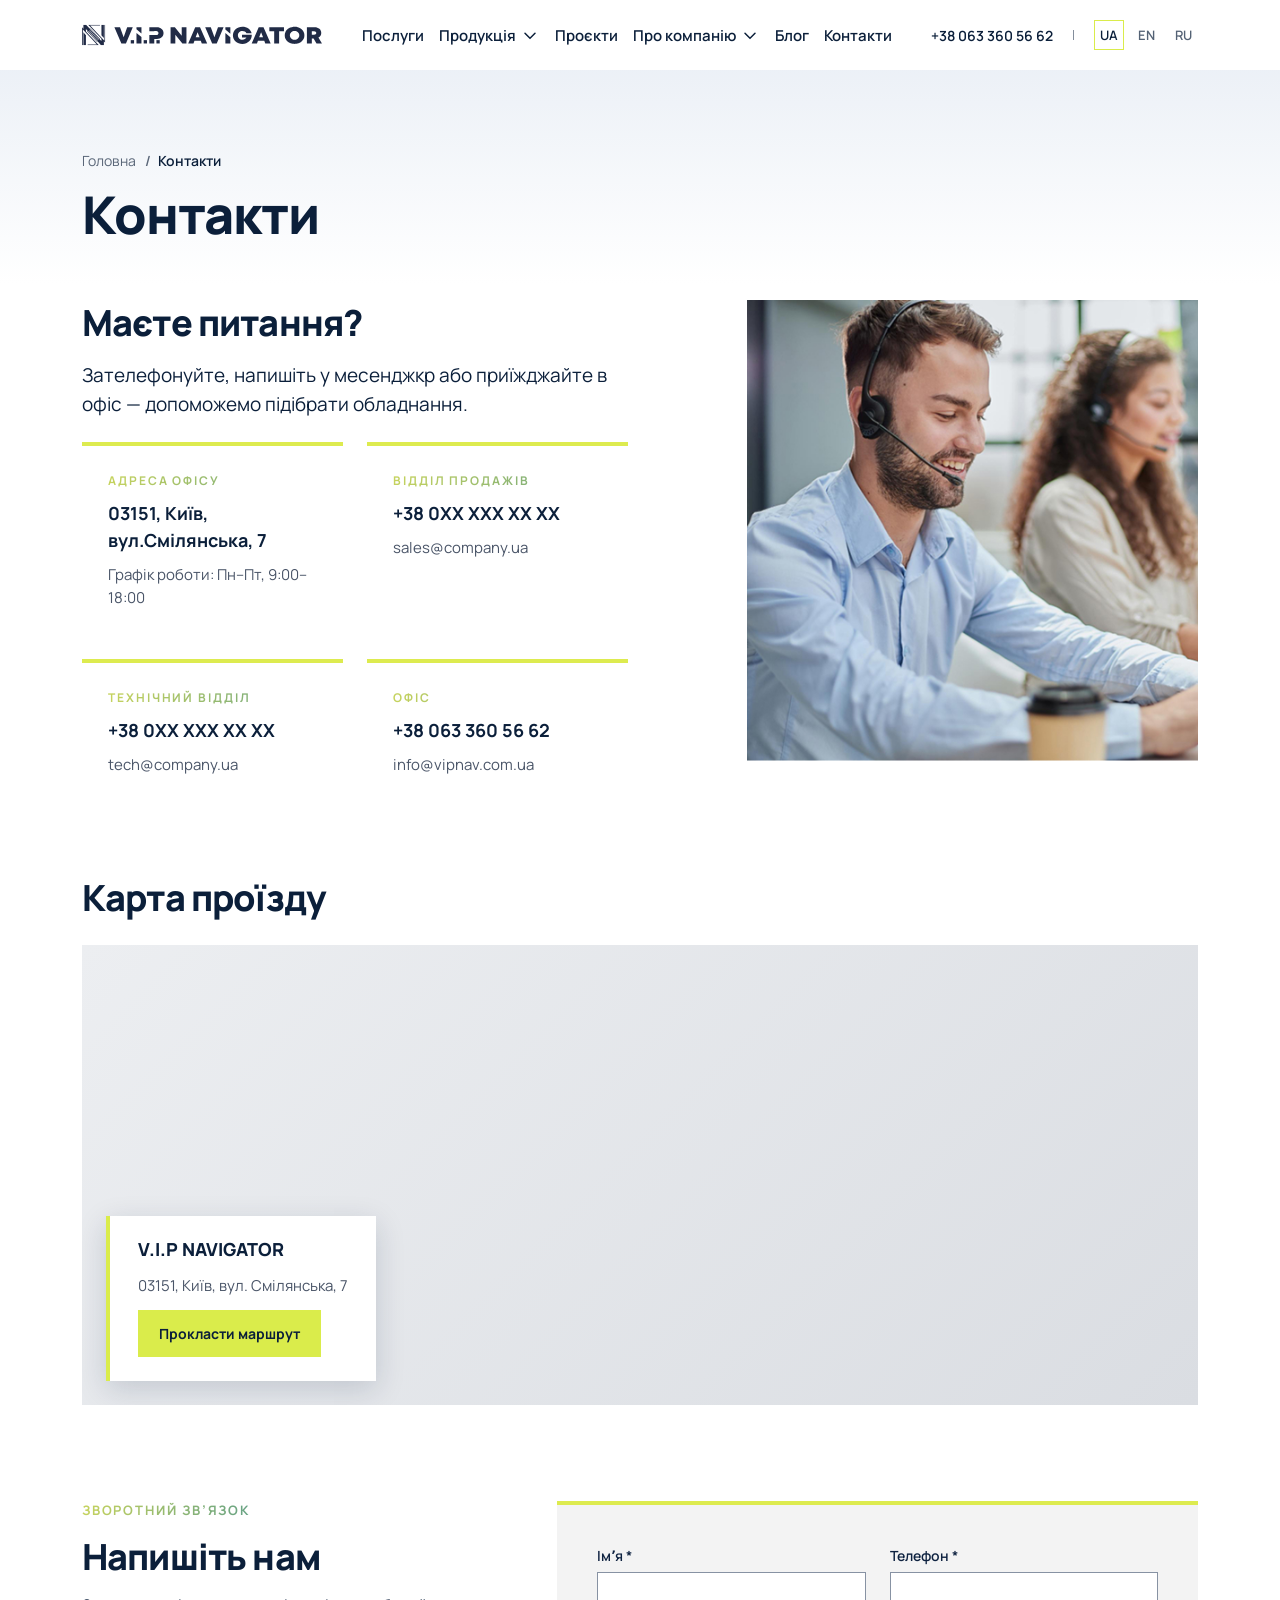
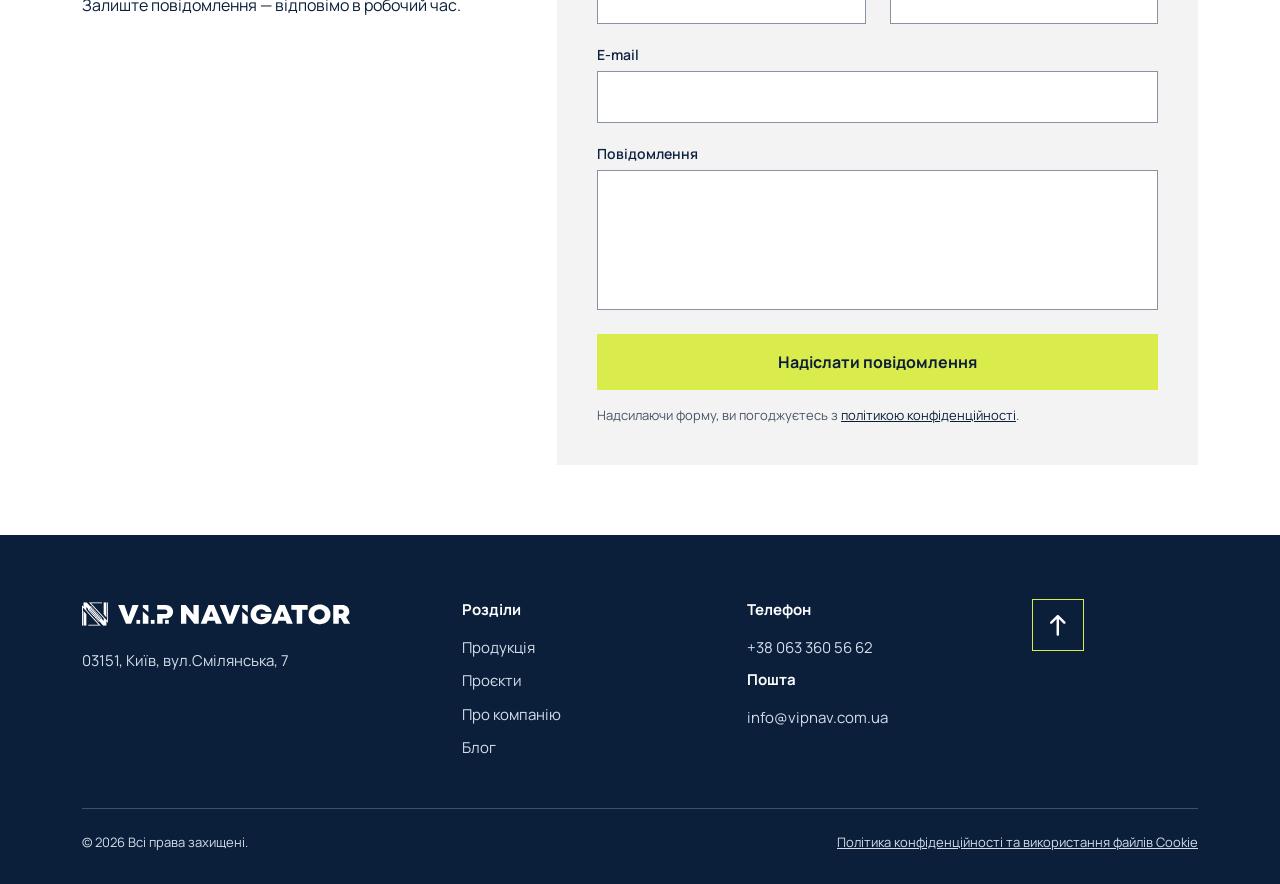
<file: contacts.html>
<!DOCTYPE html>
<html lang="uk">

<head>
    <meta charset="UTF-8">
    <meta http-equiv="X-UA-Compatible" content="IE=edge">
    <meta name="viewport" content="width=device-width, initial-scale=1.0">
    <title>Контакти VIP Navigator, офіс у Києві та технічний відділ</title>
    <meta name="description"
        content="Контакти VIP Navigator у Києві: адреса офісу, телефони відділу продажів і технічної підтримки. Зателефонуйте або напишіть — підберемо високовольтне обладнання для підстанцій.">
    <link rel="icon" type="image/png" href="favicon.png">

    <link rel="stylesheet" href="css/lib/bootstrap-grid.min.css">
    <link rel="stylesheet" href="css/lib/swiper.css">
    <link rel="stylesheet" href="css/lib/select2.css">
    <link rel="stylesheet" href="css/style.css">
</head>

<body>
    <div class="pagewrapper">
        <header class="header header__white">
            <div class="container">
                <div class="header__inner">
                    <a href="#" class="header__logo">
                        <img src="img/general/logo.svg" alt="VIP Navigator">
                    </a>
                    <div class="header__nav mobnav">
                        <nav aria-label="Primary navigation">
                            <ul class="menu">
                                <li class="menu-item"><a href="#">Послуги</a></li>
                                <li class="menu-item menu-item-has-children">
                                    <a href="#" aria-expanded="false">Продукція</a>
                                    <div class="sub-menu mega-menu">
                                        <div class="container">
                                            <div class="mega-menu__inner">
                                                <div class="mega-menu__body">
                                                    <p class="mega-menu__label">Продукція</p>
                                                    <div class="mega-menu__grid">
                                                        <div class="mega-menu__col">
                                                            <a href="#"
                                                                class="mega-menu__link mega-menu__link--title">Компенсація
                                                                реактивної потужності ВН/СН</a>
                                                            <div class="mega-menu__group">
                                                                <a href="#"
                                                                    class="mega-menu__link mega-menu__link--title">Трансформатори</a>
                                                                <ul class="mega-menu__sublist">
                                                                    <li><a href="#"
                                                                            class="mega-menu__link mega-menu__link--sub">Вимірювальні
                                                                            трансформатори</a></li>
                                                                    <li><a href="#"
                                                                            class="mega-menu__link mega-menu__link--sub">Силові
                                                                            трансформатори</a></li>
                                                                </ul>
                                                            </div>
                                                            <a href="#"
                                                                class="mega-menu__link mega-menu__link--title">Мобільна
                                                                трансформаторна підстанція</a>
                                                        </div>
                                                        <div class="mega-menu__col">
                                                            <div class="mega-menu__group">
                                                                <a href="#"
                                                                    class="mega-menu__link mega-menu__link--title">Вимикачі</a>
                                                                <ul class="mega-menu__sublist">
                                                                    <li><a href="#"
                                                                            class="mega-menu__link mega-menu__link--sub">Вакуумні
                                                                            вимикачі</a></li>
                                                                    <li><a href="#"
                                                                            class="mega-menu__link mega-menu__link--sub">Елегазові
                                                                            вимикачі</a></li>
                                                                </ul>
                                                            </div>
                                                            <a href="#"
                                                                class="mega-menu__link mega-menu__link--title">Високовольтні
                                                                роз’єднувачі</a>
                                                            <a href="#"
                                                                class="mega-menu__link mega-menu__link--title">Високовольтні
                                                                вводи</a>
                                                            <a href="#"
                                                                class="mega-menu__link mega-menu__link--title">Шинні
                                                                опори та жорстке ошинування</a>
                                                            <a href="#"
                                                                class="mega-menu__link mega-menu__link--title">Ізолятори</a>
                                                        </div>
                                                        <div class="mega-menu__col">
                                                            <a href="#"
                                                                class="mega-menu__link mega-menu__link--title">Обмежувачі
                                                                перенапруги (ОПН)</a>
                                                            <a href="#"
                                                                class="mega-menu__link mega-menu__link--title">Конденсатори
                                                                зв’язку</a>
                                                            <a href="#"
                                                                class="mega-menu__link mega-menu__link--title">Високовольтний
                                                                кабель</a>
                                                            <a href="#"
                                                                class="mega-menu__link mega-menu__link--title">Високовольтні
                                                                кабельні муфти</a>
                                                            <a href="#"
                                                                class="mega-menu__link mega-menu__link--title">БСС</a>
                                                            <a href="#"
                                                                class="mega-menu__link mega-menu__link--title">Тестери
                                                                для перевірки ізоляції під напругою</a>
                                                        </div>
                                                    </div>
                                                    <a href="#" class="mega-menu__all">
                                                        Уся продукція
                                                        <img src="img/general/btn-arrow.svg" alt="" width="18"
                                                            height="18">
                                                    </a>
                                                </div>
                                                <aside class="mega-menu__aside">
                                                    <div class="mega-menu__aside-content">
                                                        <p class="mega-menu__aside-title">Не знайшли потрібне?</p>
                                                        <p class="mega-menu__aside-text">Надішліть запит — підготуємо
                                                            комерційну пропозицію з вартістю та строками поставки.</p>
                                                    </div>
                                                    <a href="#" class="mega-menu__aside-btn">Отримати КП</a>
                                                </aside>
                                            </div>
                                        </div>
                                    </div>
                                </li>
                                <li class="menu-item"><a href="#">Проєкти</a></li>
                                <li class="menu-item menu-item-has-children">
                                    <a href="about-company.html" aria-expanded="false">Про компанію</a>
                                    <ul class="sub-menu">
                                        <li class="menu-item"><a href="about-company.html">Про компанію</a></li>
                                        <li class="menu-item"><a href="reviews-letters-of-rec.html">Відгуки та
                                                рекомендаційні листи</a></li>
                                    </ul>
                                </li>
                                <li class="menu-item"><a href="#">Блог</a></li>
                                <li class="menu-item"><a href="#">Контакти</a></li>
                            </ul>
                        </nav>
                        <div class="mobilenav-bottomsect">
                            <a class="mobilenav-bottomsect__phone" href="tel:+380633605662">
                                +38 063 360 56 62
                            </a>
                            <ul class="header__lang">
                                <li><a href="#" class="active">UA</a></li>
                                <li><a href="#">EN</a></li>
                            </ul>
                            <a href="#" class="green-btn">
                                Залишити заявку
                                <img src="img/general/btn-arrow.svg" alt="">
                            </a>
                        </div>
                    </div>
                    <div class="header__action">
                        <a href="tel:+380633605662" class="header__phone">
                            <span class="header__phone-text">+38 063 360 56 62</span>
                            <img class="header__phone-icon" src="img/general/phone-call.svg" alt="" width="32"
                                height="32">
                        </a>
                        <span class="header__lang-separator"></span>
                        <ul class="header__lang">
                            <li><a href="#" class="active">UA</a></li>
                            <li><a href="#">EN</a></li>
                            <li><a href="#">RU</a></li>
                        </ul>
                        <button class="burger-menu" type="button" aria-expanded="false" aria-label="Відкрити меню">
                            <span class="burger-menu__icon" aria-hidden="true">
                                <span class="burger-menu__line"></span>
                                <span class="burger-menu__line"></span>
                                <span class="burger-menu__line"></span>
                            </span>
                        </button>
                    </div>
                </div>
            </div>
        </header>

        <main class="main">
            <section class="category-head header-offset">
                <div class="container">
                    <nav class="breadcrumbs" aria-label="Breadcrumb">
                        <ol>
                            <li>
                                <a href="index.html">
                                    Головна
                                </a>
                            </li>
                            <li aria-current="page">
                                Контакти
                            </li>
                        </ol>
                    </nav>
                    <div class="category-head__intro">
                        <h1>
                            Контакти
                        </h1>
                    </div>

                </div>
            </section>

            <section class="contacts">
                <div class="container">
                    <div class="row">
                        <div class="col-lg-6">
                            <div class="contacts__content">
                                <div class="contacts__content-header">
                                    <h2 class="titleh3">
                                        Маєте питання?
                                    </h2>
                                    <p>
                                        Зателефонуйте, напишіть у месенджкр або приїжджайте в офіс — допоможемо
                                        підібрати
                                        обладнання.
                                    </p>
                                </div>
                                <div class="row">
                                    <div class="col-sm-6">
                                        <div class="contacts__item">
                                            <p class="contacts__item-title">Адреса офісу</p>
                                            <p class="contacts__item-text">
                                                03151, Київ, вул.Смілянська, 7
                                            </p>
                                            <p class="contacts__item-schedule">
                                                Графік роботи: Пн–Пт, 9:00–18:00
                                            </p>
                                        </div>
                                    </div>
                                    <div class="col-sm-6">
                                        <div class="contacts__item">
                                            <p class="contacts__item-title">Відділ продажів</p>
                                            <a href="tel:+380633605662" class="contacts__item-text">
                                                +38 0XX XXX XX XX
                                            </a>
                                            <a href="mailto:sales@company.ua" class="contacts__item-schedule">
                                                sales@company.ua
                                            </a>
                                        </div>
                                    </div>
                                    <div class="col-sm-6">
                                        <div class="contacts__item">
                                            <p class="contacts__item-title">Технічний відділ</p>
                                            <a href="tel:+380633605662" class="contacts__item-text">
                                                +38 0XX XXX XX XX
                                            </a>
                                            <a href="mailto:tech@company.ua" class="contacts__item-schedule">
                                                tech@company.ua
                                            </a>
                                        </div>
                                    </div>
                                    <div class="col-sm-6">
                                        <div class="contacts__item">
                                            <p class="contacts__item-title">Офіс</p>
                                            <a href="tel:+380633605662" class="contacts__item-text">
                                                +38 063 360 56 62
                                            </a>
                                            <a href="mailto:info@vipnav.com.ua" class="contacts__item-schedule">
                                                info@vipnav.com.ua
                                            </a>
                                        </div>
                                    </div>
                                </div>
                            </div>
                        </div>
                        <div class="col-lg-5 offset-lg-1">
                            <div class="contacts__image">
                                <img src="img/contacts/contacts-tekhnichnyj-viddil.jpg" alt="">
                            </div>
                        </div>
                    </div>
                </div>
            </section>

            <section class="map">
                <div class="container">
                    <h2 class="titleh3">Карта проїзду</h2>
                    <div class="map__inner">
                        <iframe
                            class="map__iframe"
                            src="https://www.google.com/maps?q=03151%2C+%D0%9A%D0%B8%D1%97%D0%B2%2C+%D0%B2%D1%83%D0%BB.+%D0%A1%D0%BC%D1%96%D0%BB%D1%8F%D0%BD%D1%81%D1%8C%D0%BA%D0%B0%2C+7&amp;hl=uk&amp;z=16&amp;output=embed"
                            title="Карта розташування V.I.P NAVIGATOR, Київ, вул. Смілянська, 7"
                            loading="lazy"
                            referrerpolicy="no-referrer-when-downgrade"
                            allowfullscreen></iframe>
                        <div class="map__card">
                            <p class="map__card-title">V.I.P NAVIGATOR</p>
                            <p class="map__card-address">03151, Київ, вул. Смілянська, 7</p>
                            <a class="map__card-btn"
                                href="https://www.google.com/maps/dir/?api=1&amp;destination=03151%2C+%D0%9A%D0%B8%D1%97%D0%B2%2C+%D0%B2%D1%83%D0%BB.+%D0%A1%D0%BC%D1%96%D0%BB%D1%8F%D0%BD%D1%81%D1%8C%D0%BA%D0%B0%2C+7"
                                target="_blank" rel="noopener noreferrer">Прокласти маршрут</a>
                        </div>
                    </div>
                </div>
            </section>

            <section class="leave-review">
                <div class="container">
                    <div class="row">
                        <div class="col-lg-5">
                            <div class="leave-review__intro">
                                <span class="sect-title">Зворотний зв’язок</span>
                                <h2 class="titleh3">Напишіть нам</h2>
                                <p>
                                    Залиште повідомлення — відповімо в робочий час.
                                </p>
                            </div>
                        </div>
                        <div class="col-lg-7">
                            <div class="leave-review__form">
                                <form class="leave-review-form" action="#" method="post">
                                    <div class="row leave-review-form__row">
                                        <div class="col-md-6">
                                            <div class="leave-review-form__group">
                                                <label for="contact-name">Імʼя *</label>
                                                <input type="text" id="contact-name" name="name" required>
                                            </div>
                                        </div>
                                        <div class="col-md-6">
                                            <div class="leave-review-form__group">
                                                <label for="contact-phone">Телефон *</label>
                                                <input type="tel" id="contact-phone" name="phone" required>
                                            </div>
                                        </div>
                                    </div>
                                    <div class="leave-review-form__group">
                                        <label for="contact-email">E-mail</label>
                                        <input type="email" id="contact-email" name="email">
                                    </div>
                                    <div class="leave-review-form__group">
                                        <label for="contact-message">Повідомлення</label>
                                        <textarea id="contact-message" name="message"></textarea>
                                    </div>
                                    <button type="submit" class="green-btn leave-review-form__submit">Надіслати
                                        повідомлення</button>
                                    <p class="leave-review-form__privacy">
                                        Надсилаючи форму, ви погоджуєтесь з <a href="#">політикою
                                            конфіденційності</a>.
                                    </p>
                                </form>
                            </div>
                        </div>
                    </div>

                </div>
            </section>

        </main>

        <footer class="footer">
            <div class="container">
                <div class="footer__top">
                    <div class="row">
                        <div class="col-lg-4 ">
                            <div class="footer__logo">
                                <a href="#">
                                    <img src="img/general/logo-footer.svg" alt="VIP Navigator">
                                </a>
                                <p>
                                    03151, Київ, вул.Смілянська, 7
                                </p>
                            </div>
                        </div>
                        <div class="col-lg-3 col-md-5 col-6">
                            <div class="footer__menu">
                                <p class="title">Розділи</p>
                                <ul class="footer__nav">
                                    <li>
                                        <a href="#">
                                            Продукція
                                        </a>
                                    </li>
                                    <li>
                                        <a href="#">
                                            Проєкти
                                        </a>
                                    </li>
                                    <li>
                                        <a href="#">
                                            Про компанію
                                        </a>
                                    </li>
                                    <li>
                                        <a href="#">
                                            Блог
                                        </a>
                                    </li>
                                </ul>
                            </div>
                        </div>
                        <div class="col-lg-3 col-md-5 col-6">
                            <div class="footer__menu">
                                <p class="title">Телефон</p>
                                <ul class="footer__nav">
                                    <li>
                                        <a href="tel:+380633605662">
                                            +38 063 360 56 62
                                        </a>
                                    </li>
                                </ul>
                                <p class="title">Пошта</p>
                                <ul class="footer__nav">
                                    <li>
                                        <a href="mailto:info@vipnav.com.ua">
                                            info@vipnav.com.ua
                                        </a>
                                    </li>
                                </ul>
                            </div>
                        </div>
                        <div class="col-md-2">
                            <button class="totop" type="button" aria-label="Прокрутити сторінку вгору">
                                <img src="img/general/totop.svg" alt="">
                            </button>
                        </div>
                    </div>
                </div>
                <div class="footer__bottom">
                    <div class="row align-items-center">
                        <div class="col-lg-6 col-md-5 order-2 order-md-1">
                            <p>© 2026 Всі права захищені.</p>
                        </div>
                        <div class="col-lg-6 col-md-7 order-1 order-md-2">
                            <a class="footer__legal-link" href="#">Політика конфіденційності та використання файлів
                                Cookie</a>
                        </div>
                    </div>
                </div>
            </div>
        </footer>
    </div>
</body>


<script src="js/lib/jquery.js"></script>
<script src="js/lib/swiper.js"></script>
<script src="js/lib/select2.js"></script>
<script src="js/main.js"></script>

</html>
</file>
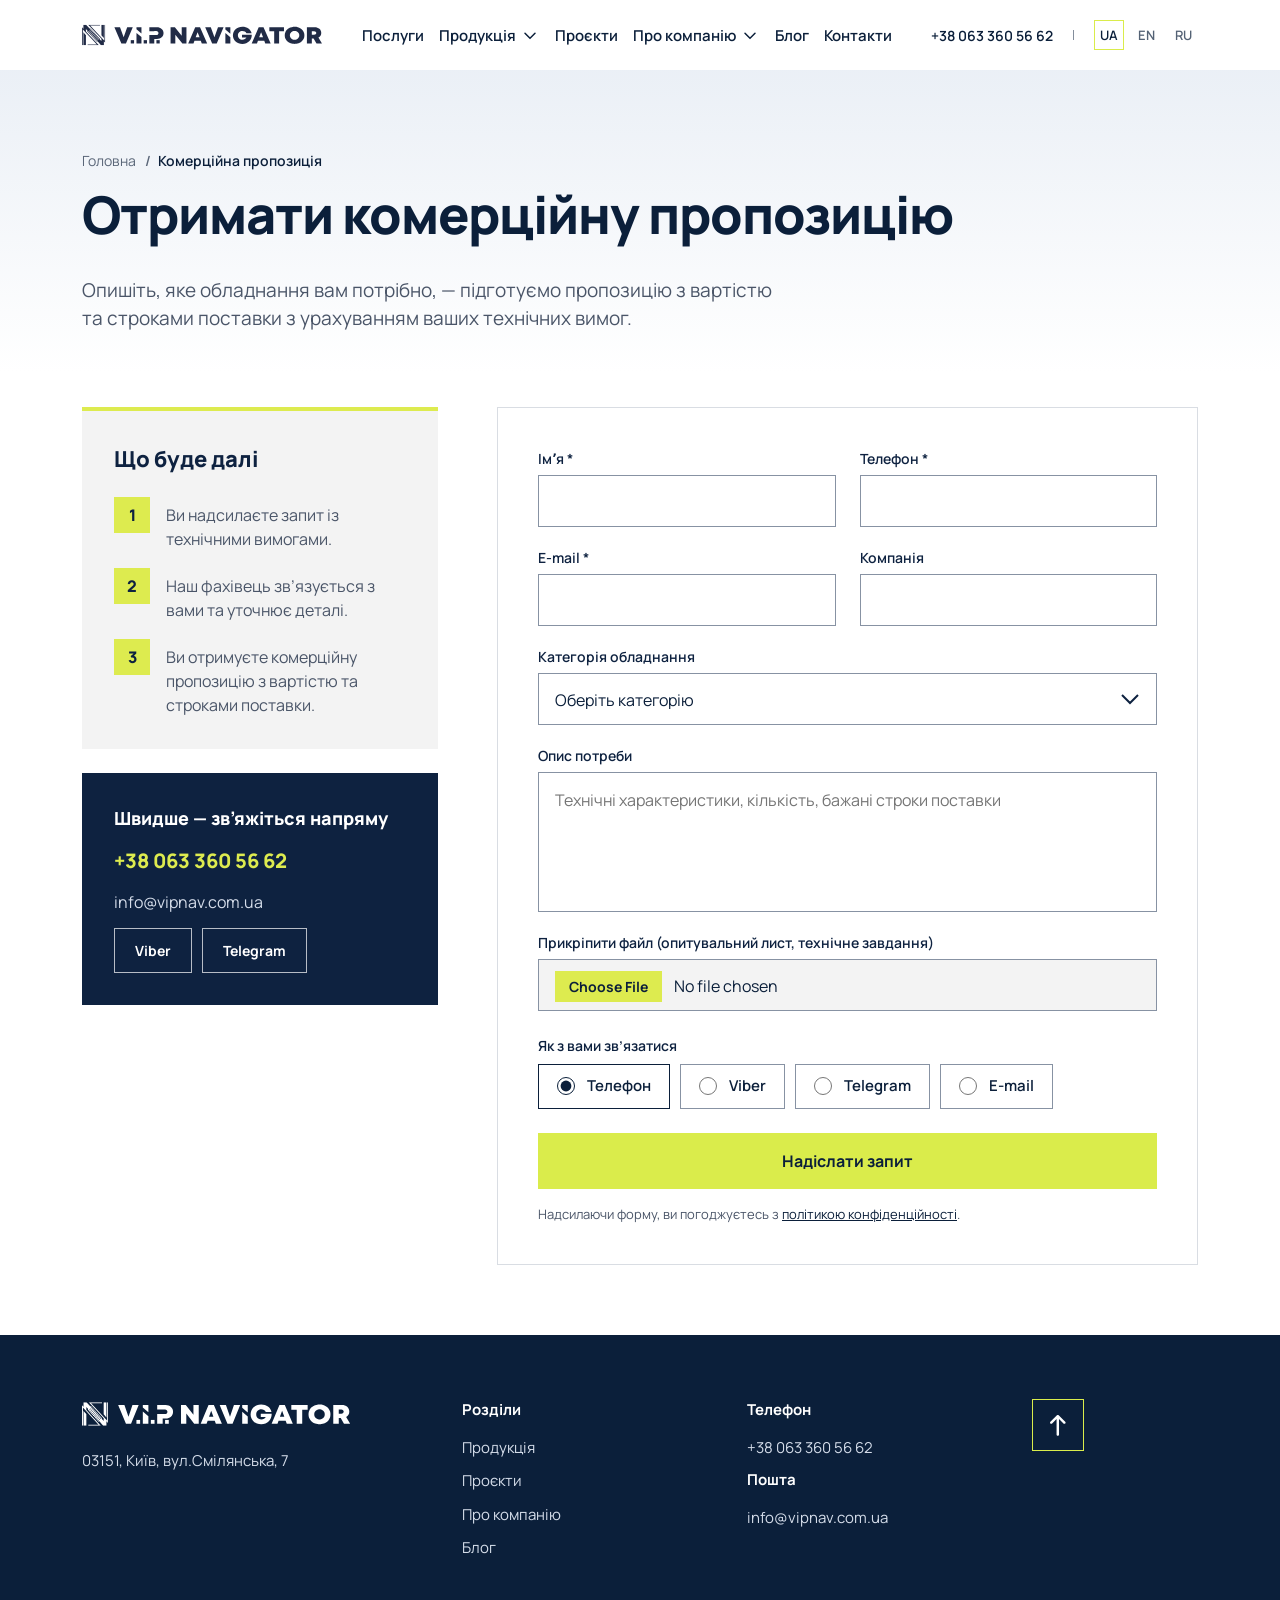
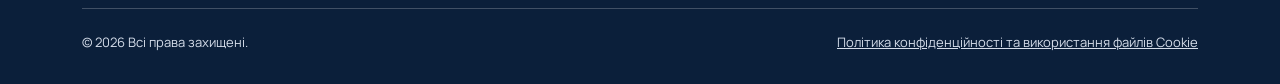
<file: get-a-quote.html>
<!DOCTYPE html>
<html lang="uk">

<head>
    <meta charset="UTF-8">
    <meta http-equiv="X-UA-Compatible" content="IE=edge">
    <meta name="viewport" content="width=device-width, initial-scale=1.0">
    <title>Отримати комерційну пропозицію | VIP Navigator</title>
    <meta name="description"
        content="Запит на комерційну пропозицію з високовольтного обладнання для підстанцій. Вкажіть вимоги — надішлемо вартість і строки поставки.">
    <link rel="icon" type="image/png" href="favicon.png">

    <link rel="stylesheet" href="css/lib/bootstrap-grid.min.css">
    <link rel="stylesheet" href="css/lib/swiper.css">
    <link rel="stylesheet" href="css/lib/select2.css">
    <link rel="stylesheet" href="css/style.css">
</head>

<body>
    <div class="pagewrapper">
        <header class="header header__white">
            <div class="container">
                <div class="header__inner">
                    <a href="#" class="header__logo">
                        <img src="img/general/logo.svg" alt="VIP Navigator">
                    </a>
                    <div class="header__nav mobnav">
                        <nav aria-label="Primary navigation">
                            <ul class="menu">
                                <li class="menu-item"><a href="#">Послуги</a></li>
                                <li class="menu-item menu-item-has-children">
                                    <a href="#" aria-expanded="false">Продукція</a>
                                    <div class="sub-menu mega-menu">
                                        <div class="container">
                                            <div class="mega-menu__inner">
                                                <div class="mega-menu__body">
                                                    <p class="mega-menu__label">Продукція</p>
                                                    <div class="mega-menu__grid">
                                                        <div class="mega-menu__col">
                                                            <a href="#"
                                                                class="mega-menu__link mega-menu__link--title">Компенсація
                                                                реактивної потужності ВН/СН</a>
                                                            <div class="mega-menu__group">
                                                                <a href="#"
                                                                    class="mega-menu__link mega-menu__link--title">Трансформатори</a>
                                                                <ul class="mega-menu__sublist">
                                                                    <li><a href="#"
                                                                            class="mega-menu__link mega-menu__link--sub">Вимірювальні
                                                                            трансформатори</a></li>
                                                                    <li><a href="#"
                                                                            class="mega-menu__link mega-menu__link--sub">Силові
                                                                            трансформатори</a></li>
                                                                </ul>
                                                            </div>
                                                            <a href="#"
                                                                class="mega-menu__link mega-menu__link--title">Мобільна
                                                                трансформаторна підстанція</a>
                                                        </div>
                                                        <div class="mega-menu__col">
                                                            <div class="mega-menu__group">
                                                                <a href="#"
                                                                    class="mega-menu__link mega-menu__link--title">Вимикачі</a>
                                                                <ul class="mega-menu__sublist">
                                                                    <li><a href="#"
                                                                            class="mega-menu__link mega-menu__link--sub">Вакуумні
                                                                            вимикачі</a></li>
                                                                    <li><a href="#"
                                                                            class="mega-menu__link mega-menu__link--sub">Елегазові
                                                                            вимикачі</a></li>
                                                                </ul>
                                                            </div>
                                                            <a href="#"
                                                                class="mega-menu__link mega-menu__link--title">Високовольтні
                                                                роз’єднувачі</a>
                                                            <a href="#"
                                                                class="mega-menu__link mega-menu__link--title">Високовольтні
                                                                вводи</a>
                                                            <a href="#"
                                                                class="mega-menu__link mega-menu__link--title">Шинні
                                                                опори та жорстке ошинування</a>
                                                            <a href="#"
                                                                class="mega-menu__link mega-menu__link--title">Ізолятори</a>
                                                        </div>
                                                        <div class="mega-menu__col">
                                                            <a href="#"
                                                                class="mega-menu__link mega-menu__link--title">Обмежувачі
                                                                перенапруги (ОПН)</a>
                                                            <a href="#"
                                                                class="mega-menu__link mega-menu__link--title">Конденсатори
                                                                зв’язку</a>
                                                            <a href="#"
                                                                class="mega-menu__link mega-menu__link--title">Високовольтний
                                                                кабель</a>
                                                            <a href="#"
                                                                class="mega-menu__link mega-menu__link--title">Високовольтні
                                                                кабельні муфти</a>
                                                            <a href="#"
                                                                class="mega-menu__link mega-menu__link--title">БСС</a>
                                                            <a href="#"
                                                                class="mega-menu__link mega-menu__link--title">Тестери
                                                                для перевірки ізоляції під напругою</a>
                                                        </div>
                                                    </div>
                                                    <a href="#" class="mega-menu__all">
                                                        Уся продукція
                                                        <img src="img/general/btn-arrow.svg" alt="" width="18"
                                                            height="18">
                                                    </a>
                                                </div>
                                                <aside class="mega-menu__aside">
                                                    <div class="mega-menu__aside-content">
                                                        <p class="mega-menu__aside-title">Не знайшли потрібне?</p>
                                                        <p class="mega-menu__aside-text">Надішліть запит — підготуємо
                                                            комерційну пропозицію з вартістю та строками поставки.</p>
                                                    </div>
                                                    <a href="#" class="mega-menu__aside-btn">Отримати КП</a>
                                                </aside>
                                            </div>
                                        </div>
                                    </div>
                                </li>
                                <li class="menu-item"><a href="#">Проєкти</a></li>
                                <li class="menu-item menu-item-has-children">
                                    <a href="about-company.html" aria-expanded="false">Про компанію</a>
                                    <ul class="sub-menu">
                                        <li class="menu-item"><a href="about-company.html">Про компанію</a></li>
                                        <li class="menu-item"><a href="reviews-letters-of-rec.html">Відгуки та
                                                рекомендаційні листи</a></li>
                                    </ul>
                                </li>
                                <li class="menu-item"><a href="#">Блог</a></li>
                                <li class="menu-item"><a href="#">Контакти</a></li>
                            </ul>
                        </nav>
                        <div class="mobilenav-bottomsect">
                            <a class="mobilenav-bottomsect__phone" href="tel:+380633605662">
                                +38 063 360 56 62
                            </a>
                            <ul class="header__lang">
                                <li><a href="#" class="active">UA</a></li>
                                <li><a href="#">EN</a></li>
                            </ul>
                            <a href="#" class="green-btn">
                                Залишити заявку
                                <img src="img/general/btn-arrow.svg" alt="">
                            </a>
                        </div>
                    </div>
                    <div class="header__action">
                        <a href="tel:+380633605662" class="header__phone">
                            <span class="header__phone-text">+38 063 360 56 62</span>
                            <img class="header__phone-icon" src="img/general/phone-call.svg" alt="" width="32"
                                height="32">
                        </a>
                        <span class="header__lang-separator"></span>
                        <ul class="header__lang">
                            <li><a href="#" class="active">UA</a></li>
                            <li><a href="#">EN</a></li>
                            <li><a href="#">RU</a></li>
                        </ul>
                        <button class="burger-menu" type="button" aria-expanded="false" aria-label="Відкрити меню">
                            <span class="burger-menu__icon" aria-hidden="true">
                                <span class="burger-menu__line"></span>
                                <span class="burger-menu__line"></span>
                                <span class="burger-menu__line"></span>
                            </span>
                        </button>
                    </div>
                </div>
            </div>
        </header>

        <main class="main">
            <section class="category-head header-offset">
                <div class="container">
                    <nav class="breadcrumbs" aria-label="Breadcrumb">
                        <ol>
                            <li>
                                <a href="index.html">
                                    Головна
                                </a>
                            </li>
                            <li aria-current="page">
                                Комерційна пропозиція
                            </li>
                        </ol>
                    </nav>
                    <div class="category-head__intro">
                        <h1>
                            Отримати комерційну пропозицію
                        </h1>
                        <p>
                            Опишіть, яке обладнання вам потрібно, — підготуємо пропозицію з вартістю та строками
                            поставки з урахуванням ваших технічних вимог.
                        </p>
                    </div>

                </div>
            </section>

            <section class="get-a-quote">
                <div class="container">
                    <div class="row">
                        <div class="col-lg-4">
                            <div class="gaq-steps">
                                <p class="title">Що буде далі</p>
                                <ul class="gaq-steps__list">
                                    <li>
                                        <span>1</span>
                                        Ви надсилаєте запит із технічними вимогами.
                                    </li>
                                    <li>
                                        <span>2</span>
                                        Наш фахівець зв’язується з вами та уточнює деталі.
                                    </li>
                                    <li>
                                        <span>3</span>
                                        Ви отримуєте комерційну пропозицію з вартістю та строками поставки.
                                    </li>
                                </ul>
                            </div>
                            <div class="gaq-cta">
                                <p class="title">Швидше — зв’яжіться напряму</p>
                                <ul class="gaq-cta__list">
                                    <li>
                                        <a href="tel:+380633605662" class="gaq-cta__tel">+38 063 360 56 62</a>
                                    </li>
                                    <li>
                                        <a href="mailto:info@vipnav.com.ua"
                                            class="gaq-cta__email">info@vipnav.com.ua</a>
                                    </li>
                                </ul>
                                <div class="gaq-cta__btns">
                                    <a href="viber://chat?number=+380633605662">Viber</a>
                                    <a href="https://t.me/vipnav">Telegram</a>
                                </div>
                            </div>
                        </div>
                        <div class="col-lg-8">
                            <div class="gaq-formwrap">
                                <div class="gaq-form">
                                    <form class="leave-review-form" action="#" method="post"
                                        enctype="multipart/form-data">
                                        <div class="row leave-review-form__row">
                                            <div class="col-md-6">
                                                <div class="leave-review-form__group">
                                                    <label for="gaq-name">Імʼя *</label>
                                                    <input type="text" id="gaq-name" name="name" required>
                                                </div>
                                            </div>
                                            <div class="col-md-6">
                                                <div class="leave-review-form__group">
                                                    <label for="gaq-phone">Телефон *</label>
                                                    <input type="tel" id="gaq-phone" name="phone" required>
                                                </div>
                                            </div>
                                            <div class="col-md-6">
                                                <div class="leave-review-form__group">
                                                    <label for="gaq-email">E-mail *</label>
                                                    <input type="email" id="gaq-email" name="email" required>
                                                </div>
                                            </div>
                                            <div class="col-md-6">
                                                <div class="leave-review-form__group">
                                                    <label for="gaq-company">Компанія</label>
                                                    <input type="text" id="gaq-company" name="company">
                                                </div>
                                            </div>
                                        </div>
                                        <div class="leave-review-form__group">
                                            <label for="gaq-category">Категорія обладнання</label>
                                            <select id="gaq-category" name="category">
                                                <option value="">Оберіть категорію</option>
                                                <option value="compensation">Компенсація реактивної потужності ВН/СН
                                                </option>
                                                <option value="transformers">Трансформатори</option>
                                                <option value="switches">Вимикачі</option>
                                                <option value="disconnectors">Високовольтні роз’єднувачі</option>
                                                <option value="bushings">Високовольтні вводи</option>
                                            </select>
                                        </div>
                                        <div class="leave-review-form__group">
                                            <label for="gaq-message">Опис потреби</label>
                                            <textarea id="gaq-message" name="message"
                                                placeholder="Технічні характеристики, кількість, бажані строки поставки"></textarea>
                                        </div>
                                        <div class="leave-review-form__group">
                                            <label for="gaq-file">Прикріпити файл (опитувальний лист, технічне
                                                завдання)</label>
                                            <input type="file" id="gaq-file" name="attachment">
                                        </div>
                                        <fieldset class="leave-review-form__fieldset">
                                            <legend>Як з вами зв’язатися</legend>
                                            <div class="radiobtns">
                                                <label class="radio-btn">
                                                    <input type="radio" name="contact-method" value="phone" checked>
                                                    <span>Телефон</span>
                                                </label>
                                                <label class="radio-btn">
                                                    <input type="radio" name="contact-method" value="viber">
                                                    <span>Viber</span>
                                                </label>
                                                <label class="radio-btn">
                                                    <input type="radio" name="contact-method" value="telegram">
                                                    <span>Telegram</span>
                                                </label>
                                                <label class="radio-btn">
                                                    <input type="radio" name="contact-method" value="email">
                                                    <span>E-mail</span>
                                                </label>
                                            </div>
                                        </fieldset>
                                        <button type="submit" class="green-btn leave-review-form__submit">Надіслати
                                            запит</button>
                                        <p class="leave-review-form__privacy">
                                            Надсилаючи форму, ви погоджуєтесь з <a href="#">політикою
                                                конфіденційності</a>.
                                        </p>
                                    </form>
                                </div>
                            </div>
                        </div>
                    </div>
                </div>
            </section>


        </main>

        <footer class="footer">
            <div class="container">
                <div class="footer__top">
                    <div class="row">
                        <div class="col-lg-4 ">
                            <div class="footer__logo">
                                <a href="#">
                                    <img src="img/general/logo-footer.svg" alt="VIP Navigator">
                                </a>
                                <p>
                                    03151, Київ, вул.Смілянська, 7
                                </p>
                            </div>
                        </div>
                        <div class="col-lg-3 col-md-5 col-6">
                            <div class="footer__menu">
                                <p class="title">Розділи</p>
                                <ul class="footer__nav">
                                    <li>
                                        <a href="#">
                                            Продукція
                                        </a>
                                    </li>
                                    <li>
                                        <a href="#">
                                            Проєкти
                                        </a>
                                    </li>
                                    <li>
                                        <a href="#">
                                            Про компанію
                                        </a>
                                    </li>
                                    <li>
                                        <a href="#">
                                            Блог
                                        </a>
                                    </li>
                                </ul>
                            </div>
                        </div>
                        <div class="col-lg-3 col-md-5 col-6">
                            <div class="footer__menu">
                                <p class="title">Телефон</p>
                                <ul class="footer__nav">
                                    <li>
                                        <a href="tel:+380633605662">
                                            +38 063 360 56 62
                                        </a>
                                    </li>
                                </ul>
                                <p class="title">Пошта</p>
                                <ul class="footer__nav">
                                    <li>
                                        <a href="mailto:info@vipnav.com.ua">
                                            info@vipnav.com.ua
                                        </a>
                                    </li>
                                </ul>
                            </div>
                        </div>
                        <div class="col-md-2">
                            <button class="totop" type="button" aria-label="Прокрутити сторінку вгору">
                                <img src="img/general/totop.svg" alt="">
                            </button>
                        </div>
                    </div>
                </div>
                <div class="footer__bottom">
                    <div class="row align-items-center">
                        <div class="col-lg-6 col-md-5 order-2 order-md-1">
                            <p>© 2026 Всі права захищені.</p>
                        </div>
                        <div class="col-lg-6 col-md-7 order-1 order-md-2">
                            <a class="footer__legal-link" href="#">Політика конфіденційності та використання файлів
                                Cookie</a>
                        </div>
                    </div>
                </div>
            </div>
        </footer>
    </div>
</body>


<script src="js/lib/jquery.js"></script>
<script src="js/lib/swiper.js"></script>
<script src="js/lib/select2.js"></script>
<script src="js/main.js"></script>

</html>
</file>
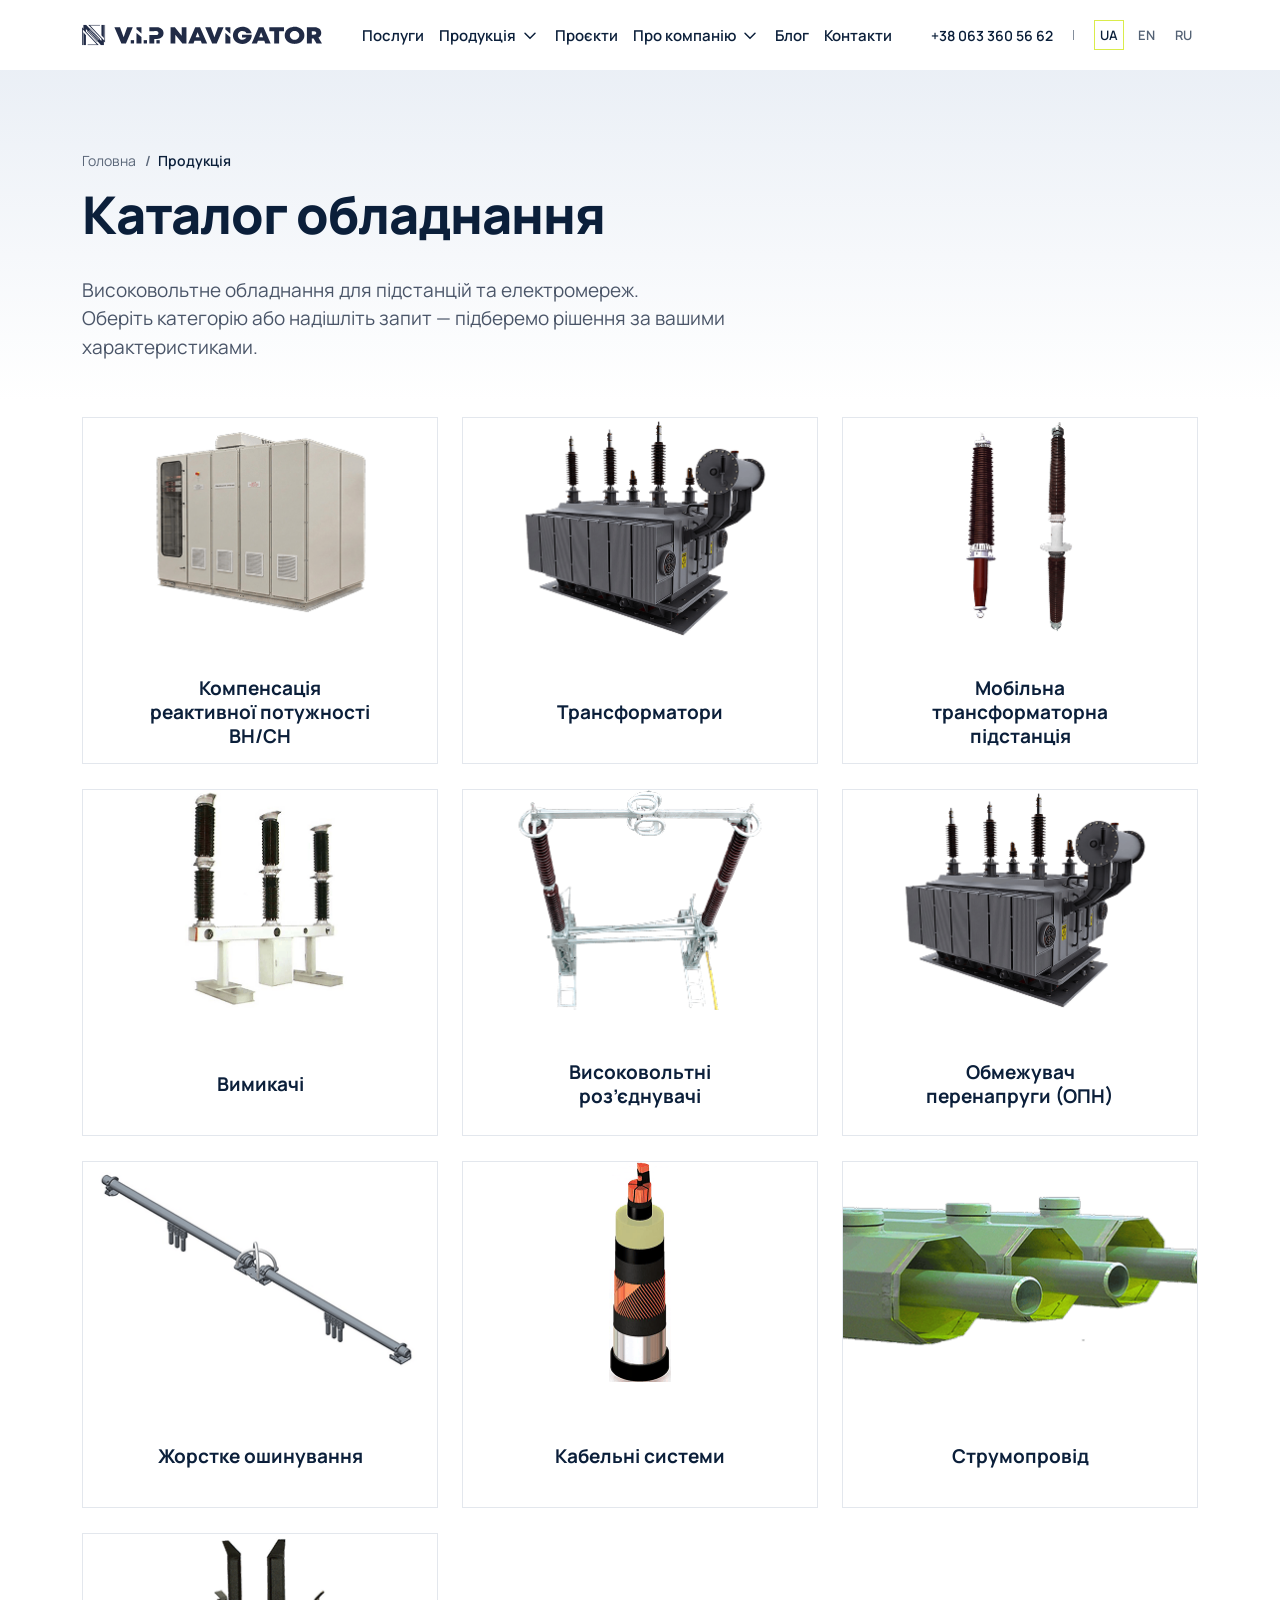
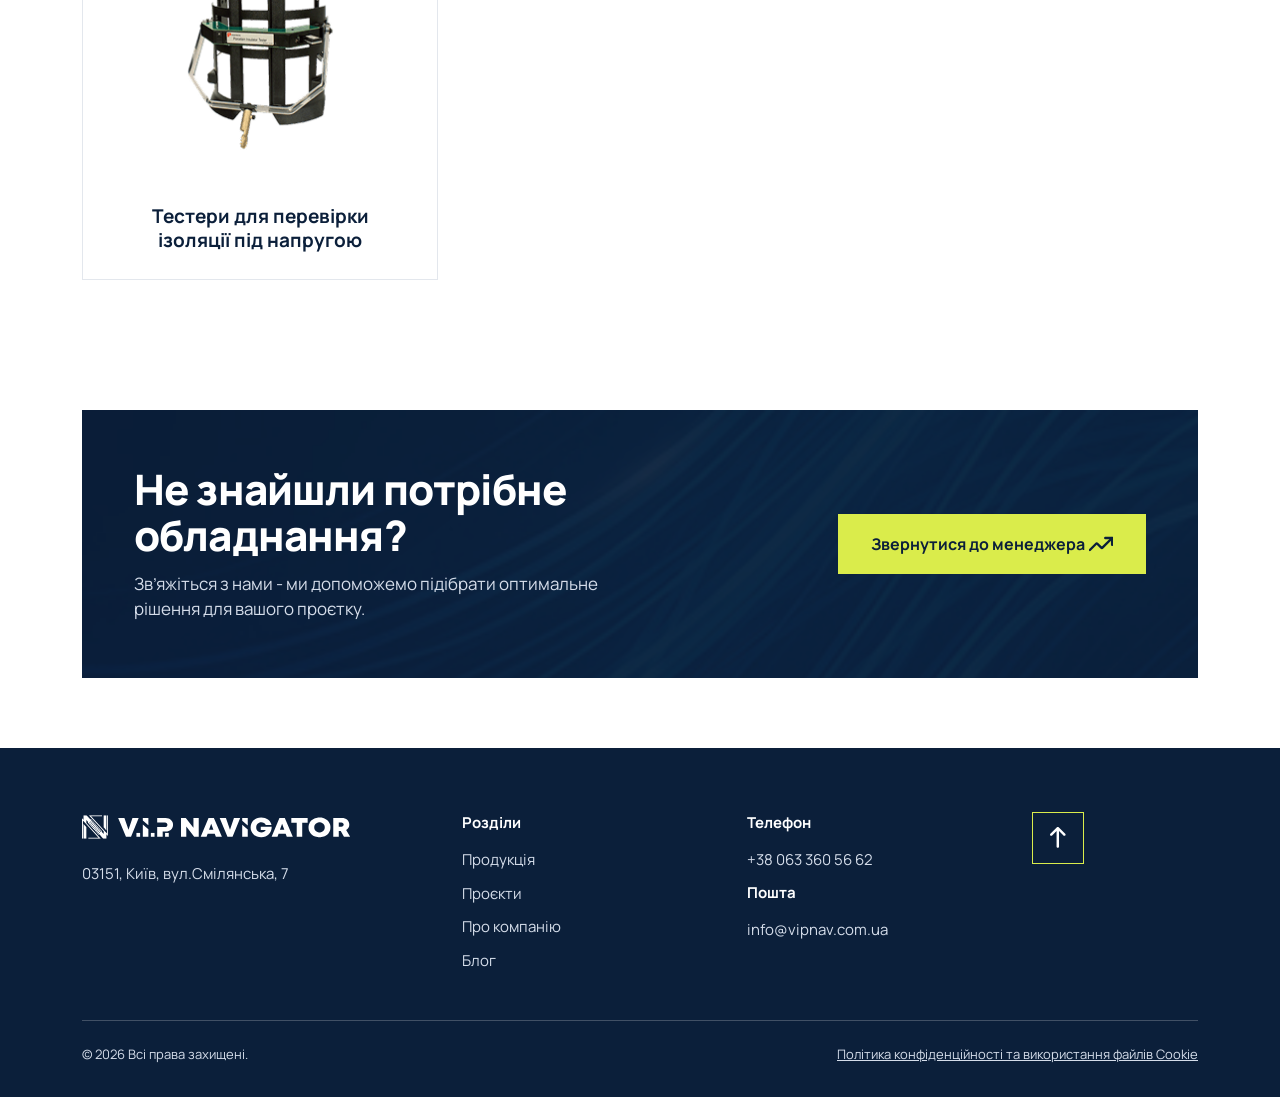
<file: katalog.html>
<!DOCTYPE html>
<html lang="uk">

<head>
    <meta charset="UTF-8">
    <meta http-equiv="X-UA-Compatible" content="IE=edge">
    <meta name="viewport" content="width=device-width, initial-scale=1.0">
    <title>Каталог високовольтного обладнання VIP Navigator для підстанцій</title>
    <meta name="description"
        content="Каталог високовольтного обладнання для підстанцій і електромереж. Оберіть категорію або надішліть запит — підберемо рішення за вашими характеристиками.">
        <link rel="icon" type="image/png" href="favicon.png">

    <link rel="stylesheet" href="css/lib/bootstrap-grid.min.css">
    <link rel="stylesheet" href="css/lib/swiper.css">
    <link rel="stylesheet" href="css/style.css">
</head>

<body>
    <div class="pagewrapper">
        <header class="header header__white">
            <div class="container">
                <div class="header__inner">
                    <a href="#" class="header__logo">
                        <img src="img/general/logo.svg" alt="VIP Navigator">
                    </a>
                    <div class="header__nav mobnav">
                        <nav aria-label="Primary navigation">
                            <ul class="menu">
                                <li class="menu-item"><a href="#">Послуги</a></li>
                                <li class="menu-item menu-item-has-children">
                                    <a href="#" aria-expanded="false">Продукція</a>
                                    <div class="sub-menu mega-menu">
                                        <div class="container">
                                            <div class="mega-menu__inner">
                                                <div class="mega-menu__body">
                                                    <p class="mega-menu__label">Продукція</p>
                                                    <div class="mega-menu__grid">
                                                        <div class="mega-menu__col">
                                                            <a href="#"
                                                                class="mega-menu__link mega-menu__link--title">Компенсація
                                                                реактивної потужності ВН/СН</a>
                                                            <div class="mega-menu__group">
                                                                <a href="#"
                                                                    class="mega-menu__link mega-menu__link--title">Трансформатори</a>
                                                                <ul class="mega-menu__sublist">
                                                                    <li><a href="#"
                                                                            class="mega-menu__link mega-menu__link--sub">Вимірювальні
                                                                            трансформатори</a></li>
                                                                    <li><a href="#"
                                                                            class="mega-menu__link mega-menu__link--sub">Силові
                                                                            трансформатори</a></li>
                                                                </ul>
                                                            </div>
                                                            <a href="#"
                                                                class="mega-menu__link mega-menu__link--title">Мобільна
                                                                трансформаторна підстанція</a>
                                                        </div>
                                                        <div class="mega-menu__col">
                                                            <div class="mega-menu__group">
                                                                <a href="#"
                                                                    class="mega-menu__link mega-menu__link--title">Вимикачі</a>
                                                                <ul class="mega-menu__sublist">
                                                                    <li><a href="#"
                                                                            class="mega-menu__link mega-menu__link--sub">Вакуумні
                                                                            вимикачі</a></li>
                                                                    <li><a href="#"
                                                                            class="mega-menu__link mega-menu__link--sub">Елегазові
                                                                            вимикачі</a></li>
                                                                </ul>
                                                            </div>
                                                            <a href="#"
                                                                class="mega-menu__link mega-menu__link--title">Високовольтні
                                                                роз’єднувачі</a>
                                                            <a href="#"
                                                                class="mega-menu__link mega-menu__link--title">Високовольтні
                                                                вводи</a>
                                                            <a href="#"
                                                                class="mega-menu__link mega-menu__link--title">Шинні
                                                                опори та жорстке ошинування</a>
                                                            <a href="#"
                                                                class="mega-menu__link mega-menu__link--title">Ізолятори</a>
                                                        </div>
                                                        <div class="mega-menu__col">
                                                            <a href="#"
                                                                class="mega-menu__link mega-menu__link--title">Обмежувачі
                                                                перенапруги (ОПН)</a>
                                                            <a href="#"
                                                                class="mega-menu__link mega-menu__link--title">Конденсатори
                                                                зв’язку</a>
                                                            <a href="#"
                                                                class="mega-menu__link mega-menu__link--title">Високовольтний
                                                                кабель</a>
                                                            <a href="#"
                                                                class="mega-menu__link mega-menu__link--title">Високовольтні
                                                                кабельні муфти</a>
                                                            <a href="#"
                                                                class="mega-menu__link mega-menu__link--title">БСС</a>
                                                            <a href="#"
                                                                class="mega-menu__link mega-menu__link--title">Тестери
                                                                для перевірки ізоляції під напругою</a>
                                                        </div>
                                                    </div>
                                                    <a href="#" class="mega-menu__all">
                                                        Уся продукція
                                                        <img src="img/general/btn-arrow.svg" alt="" width="18"
                                                            height="18">
                                                    </a>
                                                </div>
                                                <aside class="mega-menu__aside">
                                                    <div class="mega-menu__aside-content">
                                                        <p class="mega-menu__aside-title">Не знайшли потрібне?</p>
                                                        <p class="mega-menu__aside-text">Надішліть запит — підготуємо
                                                            комерційну пропозицію з вартістю та строками поставки.</p>
                                                    </div>
                                                    <a href="#" class="mega-menu__aside-btn">Отримати КП</a>
                                                </aside>
                                            </div>
                                        </div>
                                    </div>
                                </li>
                                <li class="menu-item"><a href="#">Проєкти</a></li>
                                <li class="menu-item menu-item-has-children">
                                    <a href="about-company.html" aria-expanded="false">Про компанію</a>
                                    <ul class="sub-menu">
                                        <li class="menu-item"><a href="about-company.html">Про компанію</a></li>
                                        <li class="menu-item"><a href="reviews-letters-of-rec.html">Відгуки та
                                                рекомендаційні листи</a></li>
                                    </ul>
                                </li>
                                <li class="menu-item"><a href="#">Блог</a></li>
                                <li class="menu-item"><a href="#">Контакти</a></li>
                            </ul>
                        </nav>
                        <div class="mobilenav-bottomsect">
                            <a class="mobilenav-bottomsect__phone" href="tel:+380633605662">
                                +38 063 360 56 62
                            </a>
                            <ul class="header__lang">
                                <li><a href="#" class="active">UA</a></li>
                                <li><a href="#">EN</a></li>
                            </ul>
                            <a href="#" class="green-btn">
                                Залишити заявку
                                <img src="img/general/btn-arrow.svg" alt="">
                            </a>
                        </div>
                    </div>
                    <div class="header__action">
                        <a href="tel:+380633605662" class="header__phone">
                            <span class="header__phone-text">+38 063 360 56 62</span>
                            <img class="header__phone-icon" src="img/general/phone-call.svg" alt="" width="32"
                                height="32">
                        </a>
                        <span class="header__lang-separator"></span>
                        <ul class="header__lang">
                            <li><a href="#" class="active">UA</a></li>
                            <li><a href="#">EN</a></li>
                            <li><a href="#">RU</a></li>
                        </ul>
                        <button class="burger-menu" type="button" aria-expanded="false" aria-label="Відкрити меню">
                            <span class="burger-menu__icon" aria-hidden="true">
                                <span class="burger-menu__line"></span>
                                <span class="burger-menu__line"></span>
                                <span class="burger-menu__line"></span>
                            </span>
                        </button>
                    </div>
                </div>
            </div>
        </header>

        <main class="main">
            <section class="category-head header-offset">
                <div class="container">
                    <nav class="breadcrumbs" aria-label="Breadcrumb">
                        <ol>
                            <li>
                                <a href="#">
                                    Головна
                                </a>
                            </li>
                            <li aria-current="page">
                                Продукція
                            </li>
                        </ol>
                    </nav>
                    <div class="category-head__intro">
                        <h1>Каталог обладнання</h1>
                        <p>
                            Високовольтне обладнання для підстанцій та електромереж.<br>
                            Оберіть категорію або надішліть запит — підберемо рішення за вашими<br> характеристиками.
                        </p>
                    </div>
                </div>
            </section>

            <section class="category-list">
                <div class="container">
                    <div class="row">
                        <div class="col-lg-4 col-sm-6">
                            <a href="#" class="category-list__item">
                                <div class="category-list__item-media">
                                    <img src="img/category/kompensatsiya-reaktyvnoyi-potuzhnosti.png"
                                        alt="Компенсація реактивної потужності ВН/СН">
                                </div>
                                <div class="category-list__item-name">
                                    <p>
                                        Компенсація реактивної потужності ВН/СН
                                    </p>
                                </div>
                            </a>
                        </div>
                        <div class="col-lg-4 col-sm-6">
                            <a href="#" class="category-list__item">
                                <div class="category-list__item-media">
                                    <img src="img/category/transformatory.png" alt="Трансформатори">
                                </div>
                                <div class="category-list__item-name">
                                    <p>
                                        Трансформатори
                                    </p>
                                </div>
                            </a>
                        </div>
                        <div class="col-lg-4 col-sm-6">
                            <a href="#" class="category-list__item">
                                <div class="category-list__item-media">
                                    <img src="img/category/mobilni-pidstantsiyi.png"
                                        alt="Мобільна трансформаторна підстанція">
                                </div>
                                <div class="category-list__item-name">
                                    <p>
                                        Мобільна трансформаторна підстанція
                                    </p>
                                </div>
                            </a>
                        </div>
                        <div class="col-lg-4 col-sm-6">
                            <a href="#" class="category-list__item">
                                <div class="category-list__item-media">
                                    <img src="img/category/vymykachi.png" alt="Вимикачі">
                                </div>
                                <div class="category-list__item-name">
                                    <p>
                                        Вимикачі
                                    </p>
                                </div>
                            </a>
                        </div>
                        <div class="col-lg-4 col-sm-6">
                            <a href="#" class="category-list__item">
                                <div class="category-list__item-media">
                                    <img src="img/category/rozyednuvachi.png" alt="Високовольтні роз’єднувачі">
                                </div>
                                <div class="category-list__item-name">
                                    <p>
                                        Високовольтні роз’єднувачі
                                    </p>
                                </div>
                            </a>
                        </div>
                        <div class="col-lg-4 col-sm-6">
                            <a href="#" class="category-list__item">
                                <div class="category-list__item-media">
                                    <img src="img/category/obmezhuvachi-perenapruhy.png"
                                        alt="Обмежувач перенапруги (ОПН)">
                                </div>
                                <div class="category-list__item-name">
                                    <p>
                                        Обмежувач перенапруги (ОПН)
                                    </p>
                                </div>
                            </a>
                        </div>
                        <div class="col-lg-4 col-sm-6">
                            <a href="#" class="category-list__item">
                                <div class="category-list__item-media">
                                    <img src="img/category/shynni-opory-ta-oshynuvannya.png" alt="Жорстке ошинування">
                                </div>
                                <div class="category-list__item-name">
                                    <p>
                                        Жорстке ошинування
                                    </p>
                                </div>
                            </a>
                        </div>
                        <div class="col-lg-4 col-sm-6">
                            <a href="#" class="category-list__item">
                                <div class="category-list__item-media">
                                    <img src="img/category/kabelni-systemy.png" alt="Кабельні системи">
                                </div>
                                <div class="category-list__item-name">
                                    <p>
                                        Кабельні системи
                                    </p>
                                </div>
                            </a>
                        </div>
                        <div class="col-lg-4 col-sm-6">
                            <a href="#" class="category-list__item">
                                <div class="category-list__item-media">
                                    <img src="img/category/strumoprovid.png" alt="Струмопровід">
                                </div>
                                <div class="category-list__item-name">
                                    <p>
                                        Струмопровід
                                    </p>
                                </div>
                            </a>
                        </div>
                        <div class="col-lg-4 col-sm-6">
                            <a href="#" class="category-list__item">
                                <div class="category-list__item-media">
                                    <img src="img/category/testery-izolyatsiyi.png"
                                        alt="Тестери для перевірки ізоляції під напругою">
                                </div>
                                <div class="category-list__item-name">
                                    <p>
                                        Тестери для перевірки ізоляції під напругою
                                    </p>
                                </div>
                            </a>
                        </div>
                    </div>
                </div>
            </section>

            <section class="cta ">
                <div class="container">
                    <div class="cta1">
                        <picture class="cta__bg">
                            <source media="(max-width: 575.8px)"
                                srcset="img/main/konsultatsiya-tekhnichnyi-viddil-mobile.jpg">
                            <img src="img/main/konsultatsiya-tekhnichnyi-viddil.jpg" alt="">
                        </picture>
                        <div class="row align-items-center">
                            <div class="col-xl-6">
                                <h2>
                                    Не знайшли потрібне обладнання?
                                </h2>
                                <p>
                                    Зв’яжіться з нами - ми допоможемо підібрати оптимальне рішення для вашого проєтку.
                                </p>
                            </div>
                            <div class="col-xl-6">
                                <div class="cta-buttons">
                                    <a class="green-btn" href="#">
                                        Звернутися до менеджера
                                        <img src="img/about/streamline.svg" alt="icon">
                                    </a>
                                </div>
                            </div>
                        </div>
                    </div>
                </div>
            </section>



        </main>

        <footer class="footer">
            <div class="container">
                <div class="footer__top">
                    <div class="row">
                        <div class="col-lg-4 ">
                            <div class="footer__logo">
                                <a href="#">
                                    <img src="img/general/logo-footer.svg" alt="VIP Navigator">
                                </a>
                                <p>
                                    03151, Київ, вул.Смілянська, 7
                                </p>
                            </div>
                        </div>
                        <div class="col-lg-3 col-md-5 col-6">
                            <div class="footer__menu">
                                <p class="title">Розділи</p>
                                <ul class="footer__nav">
                                    <li>
                                        <a href="#">
                                            Продукція
                                        </a>
                                    </li>
                                    <li>
                                        <a href="#">
                                            Проєкти
                                        </a>
                                    </li>
                                    <li>
                                        <a href="#">
                                            Про компанію
                                        </a>
                                    </li>
                                    <li>
                                        <a href="#">
                                            Блог
                                        </a>
                                    </li>
                                </ul>
                            </div>
                        </div>
                        <div class="col-lg-3 col-md-5 col-6">
                            <div class="footer__menu">
                                <p class="title">Телефон</p>
                                <ul class="footer__nav">
                                    <li>
                                        <a href="tel:+380633605662">
                                            +38 063 360 56 62
                                        </a>
                                    </li>
                                </ul>
                                <p class="title">Пошта</p>
                                <ul class="footer__nav">
                                    <li>
                                        <a href="mailto:info@vipnav.com.ua">
                                            info@vipnav.com.ua
                                        </a>
                                    </li>
                                </ul>
                            </div>
                        </div>
                        <div class="col-md-2">
                            <button class="totop" type="button" aria-label="Прокрутити сторінку вгору">
                                <img src="img/general/totop.svg" alt="">
                            </button>
                        </div>
                    </div>
                </div>
                <div class="footer__bottom">
                    <div class="row align-items-center">
                        <div class="col-lg-6 col-md-5 order-2 order-md-1">
                            <p>© 2026 Всі права захищені.</p>
                        </div>
                        <div class="col-lg-6 col-md-7 order-1 order-md-2">
                            <a class="footer__legal-link" href="#">Політика конфіденційності та використання файлів
                                Cookie</a>
                        </div>
                    </div>
                </div>
            </div>
        </footer>
    </div>
</body>


<script src="js/lib/jquery.js"></script>
<script src="js/lib/swiper.js"></script>
<script src="js/main.js"></script>

</html>
</file>
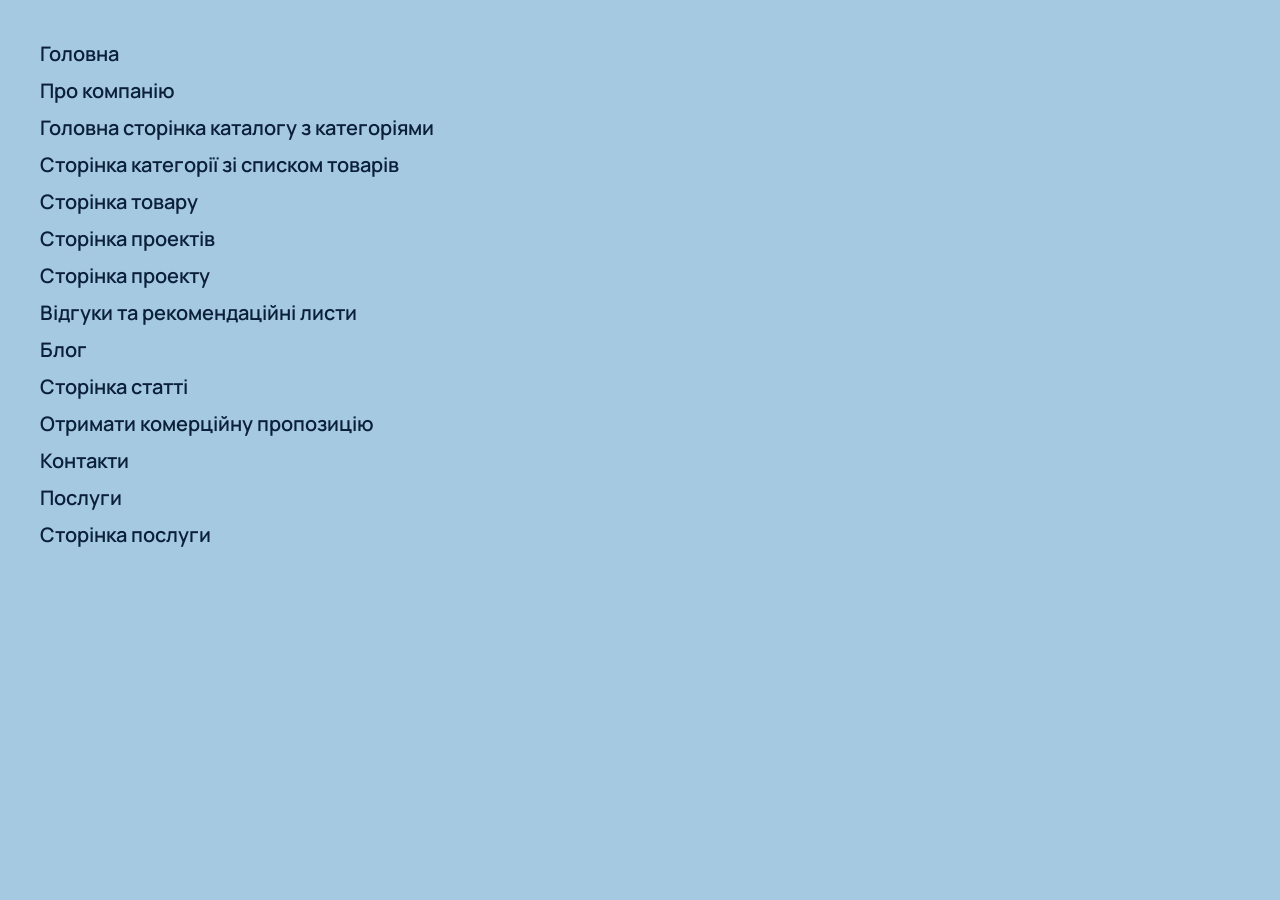
<file: pages.html>
<!DOCTYPE html>
<html lang="uk">

<head>
    <meta charset="UTF-8">
    <meta http-equiv="X-UA-Compatible" content="IE=edge">
    <meta name="viewport" content="width=device-width, initial-scale=1.0">
    <title>Pages</title>
    <meta name="description" content="">
    <link rel="icon" type="image/png" href="favicon.png">

    <link rel="stylesheet" href="css/lib/bootstrap-grid.min.css">
    <link rel="stylesheet" href="css/lib/swiper.css">
    <link rel="stylesheet" href="css/style.css">
    
</head>

<body>
    <div class="pages">
        <ul>
            <li><a href="index.html" target="_blank">Головна</a></li>
            <li><a href="about-company.html" target="_blank">Про компанію</a></li>
            <li><a href="katalog.html" target="_blank">Головна сторінка каталогу з категоріями</a></li>
            <li><a href="category.html" target="_blank">Сторінка категорії зі списком товарів</a></li>
            <li><a href="product.html" target="_blank">Сторінка товару</a></li>
            <li><a href="projects.html" target="_blank">Сторінка проектів</a></li>
            <li><a href="project.html" target="_blank">Сторінка проекту</a></li>
            <li><a href="reviews-letters-of-rec.html" target="_blank">Відгуки та рекомендаційні листи</a></li>
            <li><a href="blog.html" target="_blank">Блог</a></li>
            <li><a href="article.html" target="_blank">Сторінка статті</a></li>
            <li><a href="get-a-quote.html" target="_blank">Отримати комерційну пропозицію</a></li>
            <li><a href="contacts.html" target="_blank">Контакти</a></li>
            <li><a href="services.html" target="_blank">Послуги</a></li>
            <li><a href="service.html" target="_blank">Сторінка послуги</a></li>
        </ul>
    </div>
</body>


<style>
    .pages {
        background: #a4c9e1;
        min-height: 100vh;
        padding: 40px;
    }

    ul {
        list-style: none;
        padding: 0;
        margin: 0;
    }

    li {
        margin-bottom: 10px;
    }

    a {
        color: #0B1F3A;
        text-decoration: none;
        font-weight: 600;
        font-size: 20px;
        transition: 0.3s;
    }

    a:hover {
       opacity: 0.7;
    }
</style>


<script src="js/lib/jquery.js"></script>
<script src="js/lib/swiper.js"></script>
<script src="js/main.js"></script>

</html>
</file>
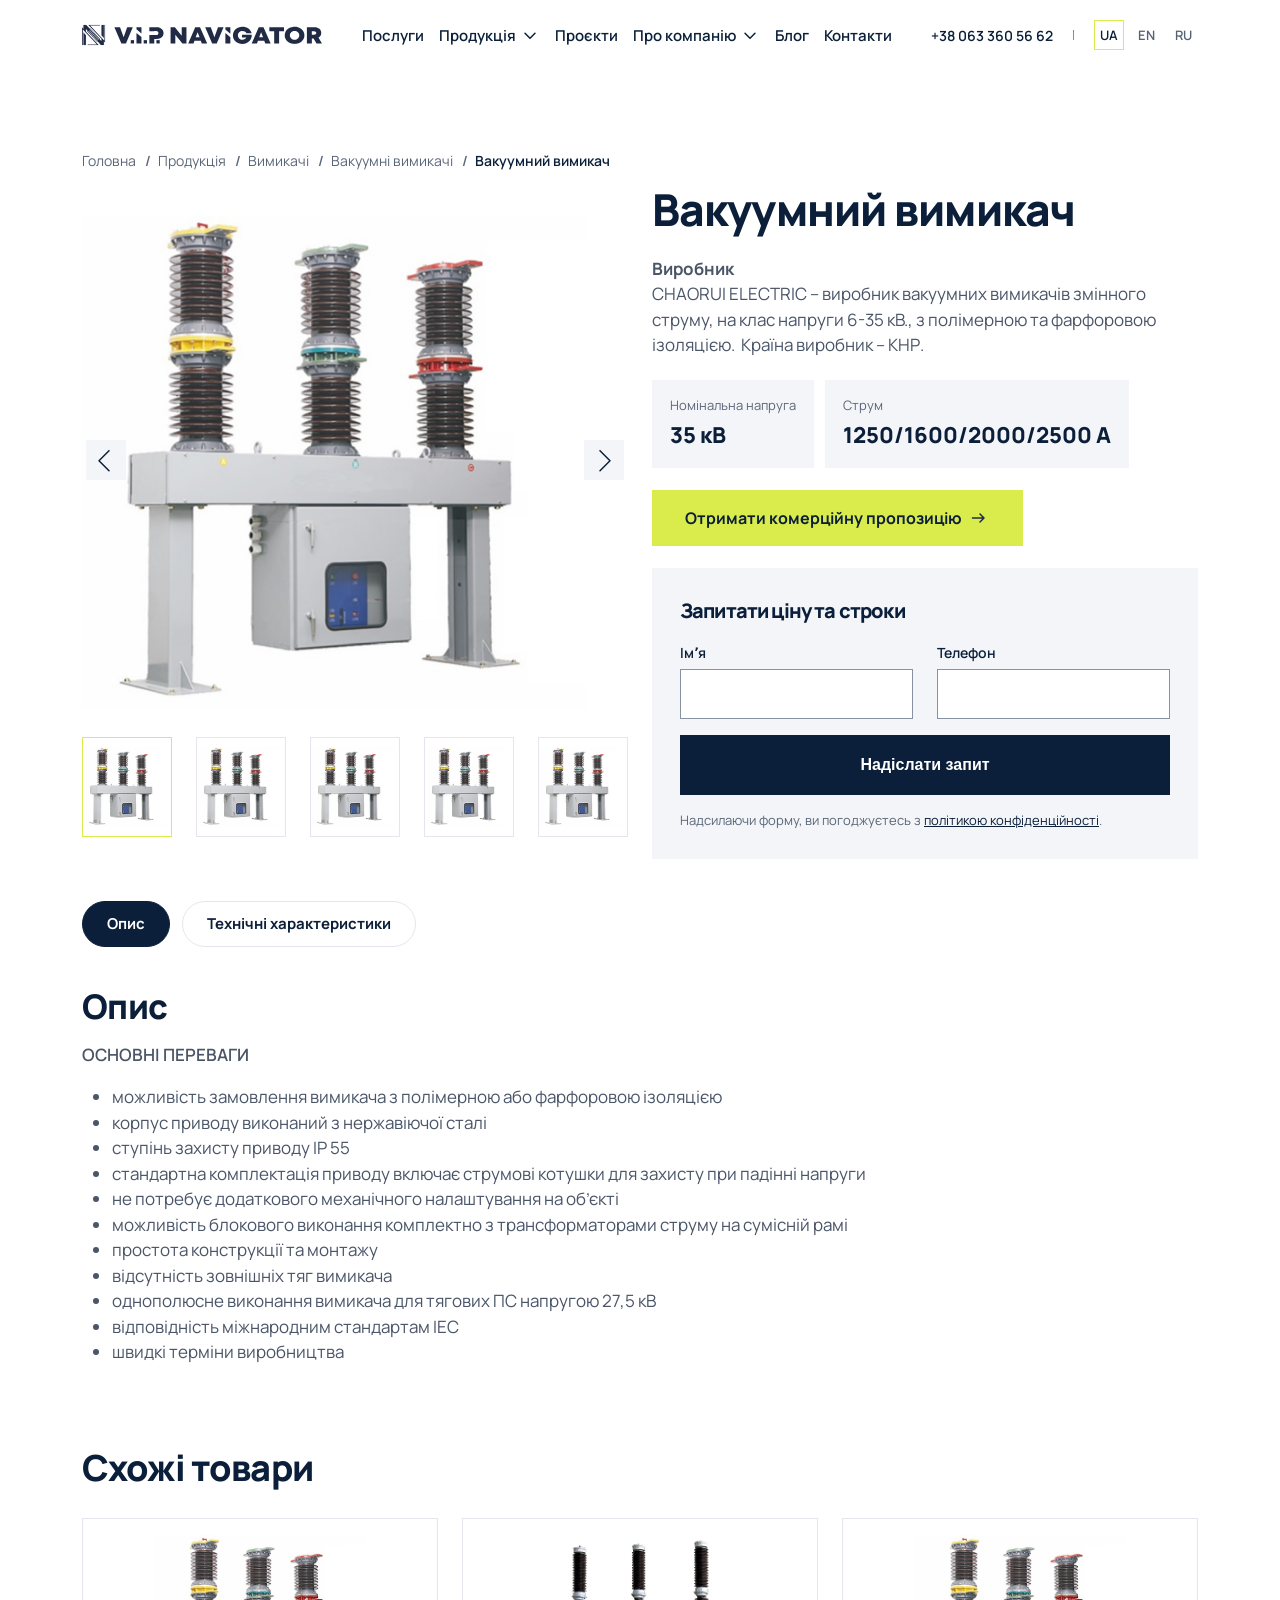
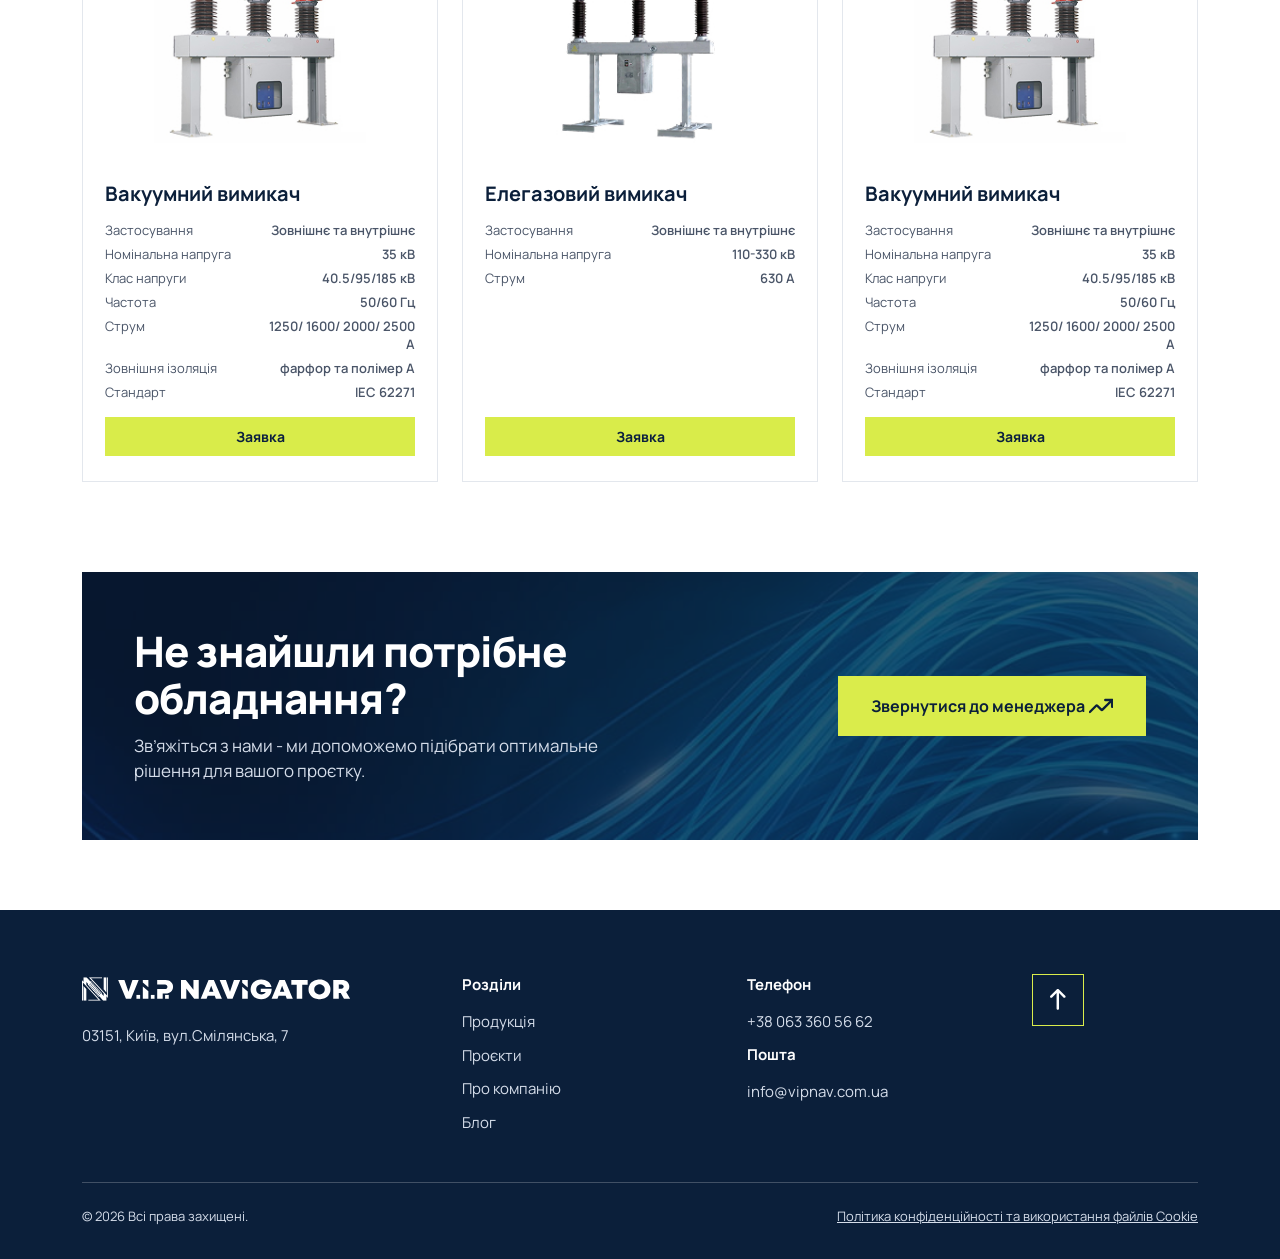
<file: product.html>
<!DOCTYPE html>
<html lang="uk">

<head>
    <meta charset="UTF-8">
    <meta http-equiv="X-UA-Compatible" content="IE=edge">
    <meta name="viewport" content="width=device-width, initial-scale=1.0">
    <title>Вакуумний вимикач 35 кВ, VIP Navigator для підстанцій</title>
    <meta name="description"
        content="Вакуумний вимикач 35 кВ, струм 1250–2500 А (CHAORUI ELECTRIC). Характеристики, документація та комерційна пропозиція від VIP Navigator для підстанцій і електромереж.">
    <link rel="icon" type="image/png" href="favicon.png">

    <link rel="stylesheet" href="css/lib/bootstrap-grid.min.css">
    <link rel="stylesheet" href="css/lib/swiper.css">
    <link rel="stylesheet" href="css/style.css">
</head>

<body>
    <div class="pagewrapper">
        <header class="header header__white">
            <div class="container">
                <div class="header__inner">
                    <a href="#" class="header__logo">
                        <img src="img/general/logo.svg" alt="VIP Navigator">
                    </a>
                    <div class="header__nav mobnav">
                        <nav aria-label="Primary navigation">
                            <ul class="menu">
                                <li class="menu-item"><a href="#">Послуги</a></li>
                                <li class="menu-item menu-item-has-children">
                                    <a href="#" aria-expanded="false">Продукція</a>
                                    <div class="sub-menu mega-menu">
                                        <div class="container">
                                            <div class="mega-menu__inner">
                                                <div class="mega-menu__body">
                                                    <p class="mega-menu__label">Продукція</p>
                                                    <div class="mega-menu__grid">
                                                        <div class="mega-menu__col">
                                                            <a href="#"
                                                                class="mega-menu__link mega-menu__link--title">Компенсація
                                                                реактивної потужності ВН/СН</a>
                                                            <div class="mega-menu__group">
                                                                <a href="#"
                                                                    class="mega-menu__link mega-menu__link--title">Трансформатори</a>
                                                                <ul class="mega-menu__sublist">
                                                                    <li><a href="#"
                                                                            class="mega-menu__link mega-menu__link--sub">Вимірювальні
                                                                            трансформатори</a></li>
                                                                    <li><a href="#"
                                                                            class="mega-menu__link mega-menu__link--sub">Силові
                                                                            трансформатори</a></li>
                                                                </ul>
                                                            </div>
                                                            <a href="#"
                                                                class="mega-menu__link mega-menu__link--title">Мобільна
                                                                трансформаторна підстанція</a>
                                                        </div>
                                                        <div class="mega-menu__col">
                                                            <div class="mega-menu__group">
                                                                <a href="#"
                                                                    class="mega-menu__link mega-menu__link--title">Вимикачі</a>
                                                                <ul class="mega-menu__sublist">
                                                                    <li><a href="#"
                                                                            class="mega-menu__link mega-menu__link--sub">Вакуумні
                                                                            вимикачі</a></li>
                                                                    <li><a href="#"
                                                                            class="mega-menu__link mega-menu__link--sub">Елегазові
                                                                            вимикачі</a></li>
                                                                </ul>
                                                            </div>
                                                            <a href="#"
                                                                class="mega-menu__link mega-menu__link--title">Високовольтні
                                                                роз’єднувачі</a>
                                                            <a href="#"
                                                                class="mega-menu__link mega-menu__link--title">Високовольтні
                                                                вводи</a>
                                                            <a href="#"
                                                                class="mega-menu__link mega-menu__link--title">Шинні
                                                                опори та жорстке ошинування</a>
                                                            <a href="#"
                                                                class="mega-menu__link mega-menu__link--title">Ізолятори</a>
                                                        </div>
                                                        <div class="mega-menu__col">
                                                            <a href="#"
                                                                class="mega-menu__link mega-menu__link--title">Обмежувачі
                                                                перенапруги (ОПН)</a>
                                                            <a href="#"
                                                                class="mega-menu__link mega-menu__link--title">Конденсатори
                                                                зв’язку</a>
                                                            <a href="#"
                                                                class="mega-menu__link mega-menu__link--title">Високовольтний
                                                                кабель</a>
                                                            <a href="#"
                                                                class="mega-menu__link mega-menu__link--title">Високовольтні
                                                                кабельні муфти</a>
                                                            <a href="#"
                                                                class="mega-menu__link mega-menu__link--title">БСС</a>
                                                            <a href="#"
                                                                class="mega-menu__link mega-menu__link--title">Тестери
                                                                для перевірки ізоляції під напругою</a>
                                                        </div>
                                                    </div>
                                                    <a href="#" class="mega-menu__all">
                                                        Уся продукція
                                                        <img src="img/general/btn-arrow.svg" alt="" width="18"
                                                            height="18">
                                                    </a>
                                                </div>
                                                <aside class="mega-menu__aside">
                                                    <div class="mega-menu__aside-content">
                                                        <p class="mega-menu__aside-title">Не знайшли потрібне?</p>
                                                        <p class="mega-menu__aside-text">Надішліть запит — підготуємо
                                                            комерційну пропозицію з вартістю та строками поставки.</p>
                                                    </div>
                                                    <a href="#" class="mega-menu__aside-btn">Отримати КП</a>
                                                </aside>
                                            </div>
                                        </div>
                                    </div>
                                </li>
                                <li class="menu-item"><a href="#">Проєкти</a></li>
                                <li class="menu-item menu-item-has-children">
                                    <a href="about-company.html" aria-expanded="false">Про компанію</a>
                                    <ul class="sub-menu">
                                        <li class="menu-item"><a href="about-company.html">Про компанію</a></li>
                                        <li class="menu-item"><a href="reviews-letters-of-rec.html">Відгуки та
                                                рекомендаційні листи</a></li>
                                    </ul>
                                </li>
                                <li class="menu-item"><a href="#">Блог</a></li>
                                <li class="menu-item"><a href="#">Контакти</a></li>
                            </ul>
                        </nav>
                        <div class="mobilenav-bottomsect">
                            <a class="mobilenav-bottomsect__phone" href="tel:+380633605662">
                                +38 063 360 56 62
                            </a>
                            <ul class="header__lang">
                                <li><a href="#" class="active">UA</a></li>
                                <li><a href="#">EN</a></li>
                            </ul>
                            <a href="#" class="green-btn">
                                Залишити заявку
                                <img src="img/general/btn-arrow.svg" alt="">
                            </a>
                        </div>
                    </div>
                    <div class="header__action">
                        <a href="tel:+380633605662" class="header__phone">
                            <span class="header__phone-text">+38 063 360 56 62</span>
                            <img class="header__phone-icon" src="img/general/phone-call.svg" alt="" width="32"
                                height="32">
                        </a>
                        <span class="header__lang-separator"></span>
                        <ul class="header__lang">
                            <li><a href="#" class="active">UA</a></li>
                            <li><a href="#">EN</a></li>
                            <li><a href="#">RU</a></li>
                        </ul>
                        <button class="burger-menu" type="button" aria-expanded="false" aria-label="Відкрити меню">
                            <span class="burger-menu__icon" aria-hidden="true">
                                <span class="burger-menu__line"></span>
                                <span class="burger-menu__line"></span>
                                <span class="burger-menu__line"></span>
                            </span>
                        </button>
                    </div>
                </div>
            </div>
        </header>

        <main class="main">
            <section class="product-hero header-offset">
                <div class="container">
                    <nav class="breadcrumbs" aria-label="Breadcrumb">
                        <ol>
                            <li>
                                <a href="#">
                                    Головна
                                </a>
                            </li>
                            <li>
                                <a href="#">
                                    Продукція
                                </a>
                            </li>
                            <li>
                                <a href="#">
                                    Вимикачі
                                </a>
                            </li>
                            <li>
                                <a href="#">
                                    Вакуумні вимикачі
                                </a>
                            </li>
                            <li aria-current="page">
                                Вакуумний вимикач
                            </li>
                        </ol>
                    </nav>

                    <div class="product-hero__grid">
                        <div class="product-hero__gallery">
                            <!-- <div class="product-hero__slider">…</div>
                                <div class="product-hero__thumbs">…</div> -->
                            <div style="--swiper-navigation-color: #fff; --swiper-pagination-color: #fff"
                                class="swiper product-hero__slider">
                                <div class="swiper-wrapper">
                                    <div class="swiper-slide">
                                        <div class="image-box">
                                            <img src="img/product/vakuumnyy-vymykach-hero.jpg" />
                                        </div>
                                    </div>
                                    <div class="swiper-slide">
                                        <div class="image-box">
                                            <img src="img/product/vakuumnyy-vymykach-hero.jpg" />
                                        </div>
                                    </div>
                                    <div class="swiper-slide">
                                        <div class="image-box">
                                            <img src="img/product/vakuumnyy-vymykach-hero.jpg" />
                                        </div>
                                    </div>
                                    <div class="swiper-slide">
                                        <div class="image-box">
                                            <img src="img/product/vakuumnyy-vymykach-hero.jpg" />
                                        </div>
                                    </div>
                                    <div class="swiper-slide">
                                        <div class="image-box">
                                            <img src="img/product/vakuumnyy-vymykach-hero.jpg" />
                                        </div>
                                    </div>
                                    <div class="swiper-slide">
                                        <div class="image-box">
                                            <img src="img/product/vakuumnyy-vymykach-hero.jpg" />
                                        </div>
                                    </div>
                                </div>
                                <div class="swiper-button-next product-hero__next">
                                    <img src="img/product/next.svg" alt="next">
                                </div>
                                <div class="swiper-button-prev product-hero__prev">
                                    <img src="img/product/prev.svg" alt="prev">
                                </div>
                            </div>
                            <div thumbsSlider="" class="swiper product-hero__thumbs">
                                <div class="swiper-wrapper">
                                    <div class="swiper-slide">
                                        <div class="thumb-box">
                                            <img src="img/product/vakuumnyy-vymykach-thumb.png" />
                                        </div>
                                    </div>
                                    <div class="swiper-slide">
                                        <div class="thumb-box">
                                            <img src="img/product/vakuumnyy-vymykach-thumb.png" />
                                        </div>
                                    </div>
                                    <div class="swiper-slide">
                                        <div class="thumb-box">
                                            <img src="img/product/vakuumnyy-vymykach-thumb.png" />
                                        </div>
                                    </div>
                                    <div class="swiper-slide">
                                        <div class="thumb-box">
                                            <img src="img/product/vakuumnyy-vymykach-thumb.png" />
                                        </div>
                                    </div>
                                    <div class="swiper-slide">
                                        <div class="thumb-box">
                                            <img src="img/product/vakuumnyy-vymykach-thumb.png" />
                                        </div>
                                    </div>
                                    <div class="swiper-slide">
                                        <div class="thumb-box">
                                            <img src="img/product/vakuumnyy-vymykach-thumb.png" />
                                        </div>
                                    </div>
                                </div>
                            </div>
                        </div>
                        <h1 class="product-hero__title">Вакуумний вимикач</h1>
                        <div class="product-hero__info">
                            <div class="product-hero__producer">
                                <span class="product-hero__label">Виробник</span>
                                <p class="product-hero__text">
                                    CHAORUI ELECTRIC – виробник вакуумних вимикачів змінного струму,
                                    на клас напруги 6-35 кВ., з полімерною та фарфоровою ізоляцією. 
                                    Країна виробник – КНР.
                                </p>
                            </div>
                            <ul class="product-hero__specs">
                                <li class="product-hero__spec">
                                    <span class="product-hero__spec-label">Номінальна напруга</span>
                                    <span class="product-hero__spec-value">35 кВ </span>
                                </li>
                                <li class="product-hero__spec">
                                    <span class="product-hero__spec-label">Струм</span>
                                    <span class="product-hero__spec-value">1250/1600/2000/2500 А</span>
                                </li>
                            </ul>
                            <a href="#" class="green-btn">
                                Отримати комерційну пропозицію
                                <img src="img/general/btn-arrow.svg" alt="">
                            </a>
                            <div class="product-hero__form product-form">
                                <h2 class="product-form__title">Запитати ціну та строки</h2>
                                <form action="#">
                                    <div class="row">
                                        <div class="col-lg-6">
                                            <div class="product-form__group">
                                                <label for="name">Імʼя</label>
                                                <input type="text" id="name">
                                            </div>
                                        </div>
                                        <div class="col-lg-6">
                                            <div class="product-form__group">
                                                <label for="phone">Телефон</label>
                                                <input type="number" id="phone">
                                            </div>
                                        </div>
                                        <div class="col-12">
                                            <input class="blue-btn submit-btn" type="submit" value="Надіслати запит">
                                        </div>
                                    </div>
                                </form>
                                <p class="product-form__privacy">
                                    Надсилаючи форму, ви погоджуєтесь з <a href="#">політикою конфіденційності</a>.
                                </p>
                            </div>

                        </div>
                    </div>
                </div>
            </section>

            <section class="product-description">
                <div class="container">
                    <div class="tab-row product-tabs">
                        <div class="product-tabs__nav-wrap category__tablist-wrap">
                            <ul class="category__tablist product-tabs__list">
                                <li class="is-active">Опис</li>
                                <li>Технічні характеристики</li>
                            </ul>
                        </div>
                        <div class="tabcontent product-tabs__panels">
                            <div class="tabcontent-item product-tabs__panel is-active">
                                <div class="product-tabs__body">
                                    <h2>Опис</h2>
                                    <h3>Основні переваги</h3>
                                    <ul>
                                        <li>можливість замовлення вимикача з полімерною або фарфоровою
                                            ізоляцією</li>
                                        <li>корпус приводу виконаний з нержавіючої сталі</li>
                                        <li>ступінь захисту приводу IP 55</li>
                                        <li>стандартна комплектація приводу включає струмові котушки для захисту при
                                            падінні напруги</li>
                                        <li>не потребує додаткового механічного налаштування на об’єкті</li>
                                        <li>можливість блокового виконання комплектно з трансформаторами струму на
                                            сумісній рамі</li>
                                        <li>простота конструкції та монтажу</li>
                                        <li>відсутність зовнішніх тяг вимикача</li>
                                        <li>однополюсне виконання вимикача для тягових ПС напругою 27,5 кВ</li>
                                        <li>відповідність міжнародним стандартам IEC</li>
                                        <li>швидкі терміни виробництва</li>
                                    </ul>
                                </div>
                            </div>
                            <div class="tabcontent-item product-tabs__panel">
                                <div class="product-tabs__body">
                                    <h2>Технічні характеристики</h2>
                                    <table class="product-tabs__table">
                                        <tr>
                                            <td>Номінальна напруга</td>
                                            <td>35 кВ</td>
                                        </tr>
                                        <tr>
                                            <td>Клас напруги</td>
                                            <td>40.5/95/185 кВ</td>
                                        </tr>
                                        <tr>
                                            <td>Застосування</td>
                                            <td>Зовнішнє та внутрішнє</td>
                                        </tr>
                                        <tr>
                                            <td>Частота</td>
                                            <td>50/60 Гц</td>
                                        </tr>
                                        <tr>
                                            <td>Струм</td>
                                            <td>1250/ 1600/ 2000/ 2500 А</td>
                                        </tr>
                                        <tr>
                                            <td>Зовнішня ізоляція</td>
                                            <td>фарфор та полімер A</td>
                                        </tr>
                                        <tr>
                                            <td>Стандарт</td>
                                            <td>IEC 62271</td>
                                        </tr>
                                    </table>
                                </div>
                            </div>
                        </div>
                    </div>
                </div>
            </section>

            <section class="similar-products">
                <div class="container">
                    <h2 class="titleh3">Схожі товари</h2>
                    <div class="swiper similar-products__slider">
                        <div class="swiper-wrapper">
                            <div class="swiper-slide">
                                <div class="scategory-item">
                                    <div class="scategory-item-media">
                                        <img src="img/category/vakuumnyy-vymykach-abb-vd4-card.jpg" alt="img">
                                    </div>
                                    <div class="scategory-item-info">
                                        <div class="scategory-item-top">
                                            <p class="title">Вакуумний вимикач</p>
                                            <dl class="scategory-item-specs">
                                                <div class="scategory-item-spec">
                                                    <dt>Застосування</dt>
                                                    <dd>Зовнішнє та внутрішнє</dd>
                                                </div>
                                                <div class="scategory-item-spec">
                                                    <dt>Номінальна напруга</dt>
                                                    <dd>35 кВ</dd>
                                                </div>
                                                <div class="scategory-item-spec">
                                                    <dt>Клас напруги </dt>
                                                    <dd>40.5/95/185 кВ</dd>
                                                </div>
                                                <div class="scategory-item-spec">
                                                    <dt>Частота</dt>
                                                    <dd>50/60 Гц</dd>
                                                </div>
                                                <div class="scategory-item-spec">
                                                    <dt>Струм</dt>
                                                    <dd>1250/ 1600/ 2000/ 2500 А</dd>
                                                </div>
                                                <div class="scategory-item-spec">
                                                    <dt>Зовнішня ізоляція</dt>
                                                    <dd>фарфор та полімер A</dd>
                                                </div>
                                                <div class="scategory-item-spec">
                                                    <dt>Стандарт</dt>
                                                    <dd>IEC 62271</dd>
                                                </div>
                                            </dl>
                                        </div>
                                        <div class="scategory-item-bottom">
                                            <a href="#" class="scategory-btn">Заявка</a>
                                        </div>
                                    </div>
                                </div>
                            </div>
                            <div class="swiper-slide">
                                <div class="scategory-item">
                                    <div class="scategory-item-media">
                                        <img src="img/category/vakuumnyy-vymykach-siemens-vd4-card.jpg" alt="img">
                                    </div>
                                    <div class="scategory-item-info">
                                        <div class="scategory-item-top">
                                            <p class="title">Елегазовий вимикач</p>
                                            <dl class="scategory-item-specs">
                                                <div class="scategory-item-spec">
                                                    <dt>Застосування</dt>
                                                    <dd>Зовнішнє та внутрішнє</dd>
                                                </div>
                                                <div class="scategory-item-spec">
                                                    <dt>Номінальна напруга</dt>
                                                    <dd>110-330 кВ</dd>
                                                </div>
                                                <div class="scategory-item-spec">
                                                    <dt>Струм</dt>
                                                    <dd>630 А</dd>
                                                </div>
                                            </dl>
                                        </div>
                                        <div class="scategory-item-bottom">
                                            <a href="#" class="scategory-btn">Заявка</a>
                                        </div>
                                    </div>
                                </div>
                            </div>
                            <div class="swiper-slide">
                                <div class="scategory-item">
                                    <div class="scategory-item-media">
                                        <img src="img/category/vakuumnyy-vymykach-abb-vd4-card.jpg" alt="img">
                                    </div>
                                    <div class="scategory-item-info">
                                        <div class="scategory-item-top">
                                            <p class="title">Вакуумний вимикач</p>
                                            <dl class="scategory-item-specs">
                                                <div class="scategory-item-spec">
                                                    <dt>Застосування</dt>
                                                    <dd>Зовнішнє та внутрішнє</dd>
                                                </div>
                                                <div class="scategory-item-spec">
                                                    <dt>Номінальна напруга</dt>
                                                    <dd>35 кВ</dd>
                                                </div>
                                                <div class="scategory-item-spec">
                                                    <dt>Клас напруги </dt>
                                                    <dd>40.5/95/185 кВ</dd>
                                                </div>
                                                <div class="scategory-item-spec">
                                                    <dt>Частота</dt>
                                                    <dd>50/60 Гц</dd>
                                                </div>
                                                <div class="scategory-item-spec">
                                                    <dt>Струм</dt>
                                                    <dd>1250/ 1600/ 2000/ 2500 А</dd>
                                                </div>
                                                <div class="scategory-item-spec">
                                                    <dt>Зовнішня ізоляція</dt>
                                                    <dd>фарфор та полімер A</dd>
                                                </div>
                                                <div class="scategory-item-spec">
                                                    <dt>Стандарт</dt>
                                                    <dd>IEC 62271</dd>
                                                </div>
                                            </dl>
                                        </div>
                                        <div class="scategory-item-bottom">
                                            <a href="#" class="scategory-btn">Заявка</a>
                                        </div>
                                    </div>
                                </div>
                            </div>
                        </div>
                    </div>
                </div>
            </section>

            <section class="cta ">
                <div class="container">
                    <div class="cta1">
                        <picture class="cta__bg">
                            <source media="(max-width: 575.8px)"
                                srcset="img/main/konsultatsiya-tekhnichnyi-viddil-mobile.jpg">
                            <img src="img/main/konsultatsiya-tekhnichnyi-viddil.jpg" alt="">
                        </picture>
                        <div class="row align-items-center">
                            <div class="col-xl-6">
                                <h2>
                                    Не знайшли потрібне обладнання?
                                </h2>
                                <p>
                                    Зв’яжіться з нами - ми допоможемо підібрати оптимальне рішення для вашого проєтку.
                                </p>
                            </div>
                            <div class="col-xl-6">
                                <div class="cta-buttons">
                                    <a class="green-btn" href="#">
                                        Звернутися до менеджера
                                        <img src="img/about/streamline.svg" alt="icon">
                                    </a>
                                </div>
                            </div>
                        </div>
                    </div>
                </div>
            </section>


        </main>

        <footer class="footer">
            <div class="container">
                <div class="footer__top">
                    <div class="row">
                        <div class="col-lg-4 ">
                            <div class="footer__logo">
                                <a href="#">
                                    <img src="img/general/logo-footer.svg" alt="VIP Navigator">
                                </a>
                                <p>
                                    03151, Київ, вул.Смілянська, 7
                                </p>
                            </div>
                        </div>
                        <div class="col-lg-3 col-md-5 col-6">
                            <div class="footer__menu">
                                <p class="title">Розділи</p>
                                <ul class="footer__nav">
                                    <li>
                                        <a href="#">
                                            Продукція
                                        </a>
                                    </li>
                                    <li>
                                        <a href="#">
                                            Проєкти
                                        </a>
                                    </li>
                                    <li>
                                        <a href="#">
                                            Про компанію
                                        </a>
                                    </li>
                                    <li>
                                        <a href="#">
                                            Блог
                                        </a>
                                    </li>
                                </ul>
                            </div>
                        </div>
                        <div class="col-lg-3 col-md-5 col-6">
                            <div class="footer__menu">
                                <p class="title">Телефон</p>
                                <ul class="footer__nav">
                                    <li>
                                        <a href="tel:+380633605662">
                                            +38 063 360 56 62
                                        </a>
                                    </li>
                                </ul>
                                <p class="title">Пошта</p>
                                <ul class="footer__nav">
                                    <li>
                                        <a href="mailto:info@vipnav.com.ua">
                                            info@vipnav.com.ua
                                        </a>
                                    </li>
                                </ul>
                            </div>
                        </div>
                        <div class="col-md-2">
                            <button class="totop" type="button" aria-label="Прокрутити сторінку вгору">
                                <img src="img/general/totop.svg" alt="">
                            </button>
                        </div>
                    </div>
                </div>
                <div class="footer__bottom">
                    <div class="row align-items-center">
                        <div class="col-lg-6 col-md-5 order-2 order-md-1">
                            <p>© 2026 Всі права захищені.</p>
                        </div>
                        <div class="col-lg-6 col-md-7 order-1 order-md-2">
                            <a class="footer__legal-link" href="#">Політика конфіденційності та використання файлів
                                Cookie</a>
                        </div>
                    </div>
                </div>
            </div>
        </footer>
    </div>
</body>


<script src="js/lib/jquery.js"></script>
<script src="js/lib/swiper.js"></script>
<script src="js/main.js"></script>

</html>
</file>
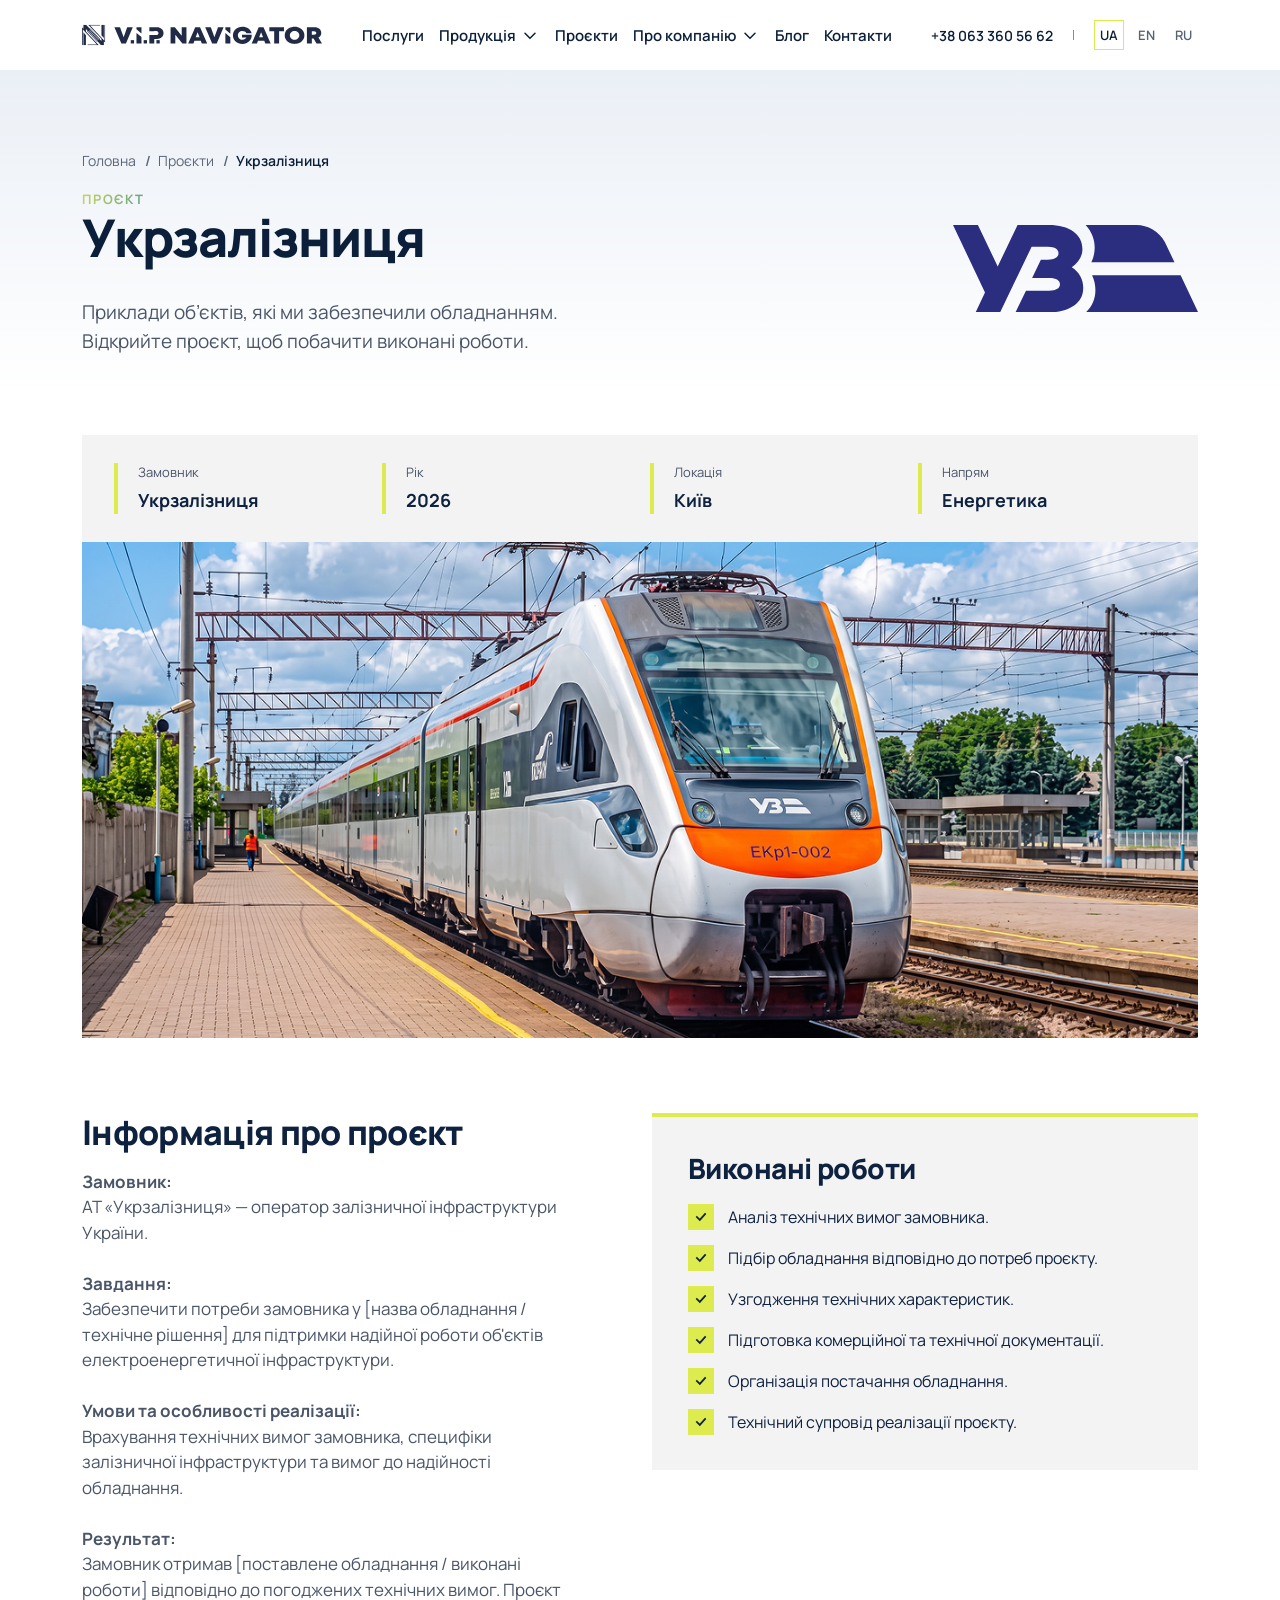
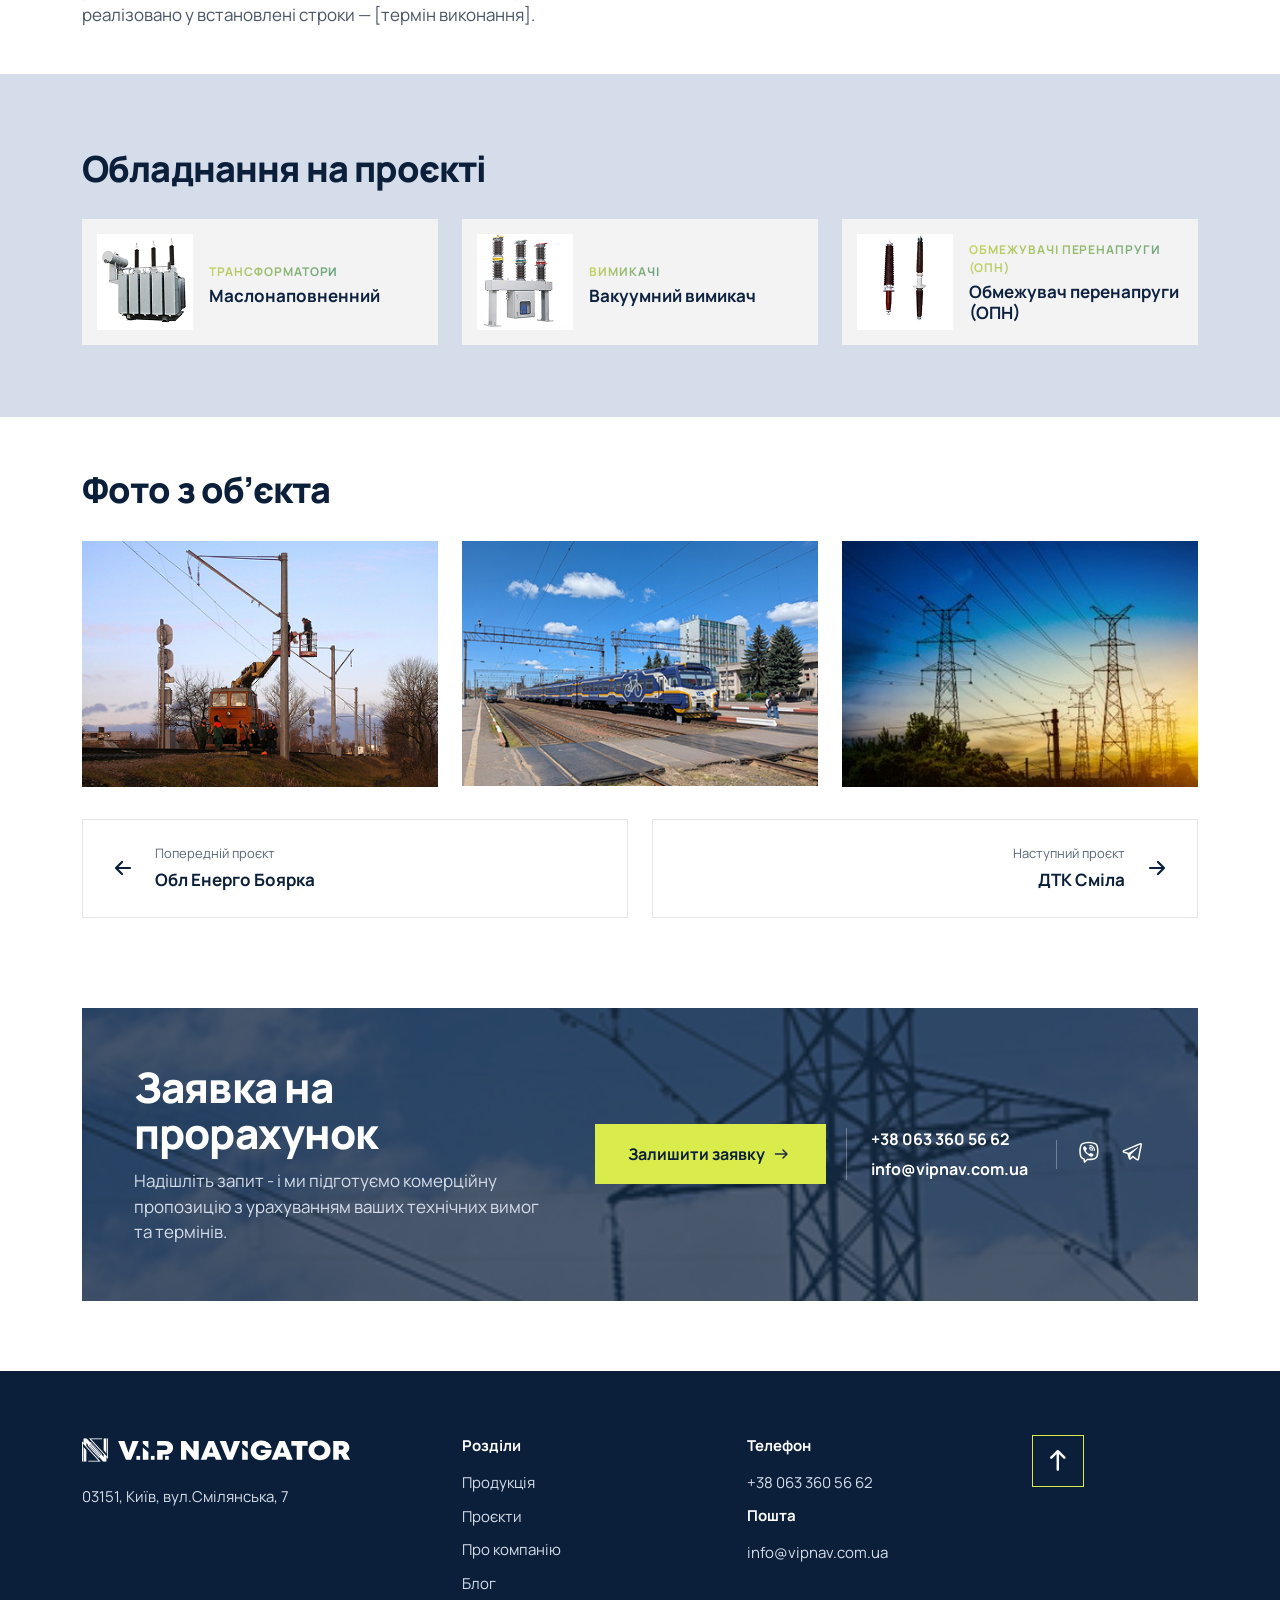
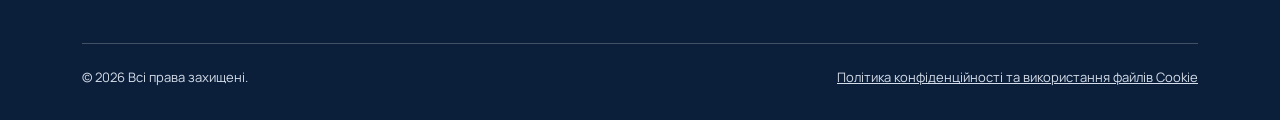
<file: project.html>
<!DOCTYPE html>
<html lang="uk">

<head>
    <meta charset="UTF-8">
    <meta http-equiv="X-UA-Compatible" content="IE=edge">
    <meta name="viewport" content="width=device-width, initial-scale=1.0">
    <title>Укрзалізниця, проєкти VIP Navigator</title>
    <meta name="description"
        content="Постачання високовольтного обладнання для Укрзалізниці: задача, виконані роботи та перелік обладнання на об’єкті. Проєкт VIP Navigator.">
        <link rel="icon" type="image/png" href="favicon.png">

    <link rel="stylesheet" href="css/lib/bootstrap-grid.min.css">
    <link rel="stylesheet" href="css/lib/swiper.css">
    <link rel="stylesheet" href="css/lib/glightbox.min.css" />

    <link rel="stylesheet" href="css/style.css">
</head>

<body>
    <div class="pagewrapper">
        <header class="header header__white">
            <div class="container">
                <div class="header__inner">
                    <a href="#" class="header__logo">
                        <img src="img/general/logo.svg" alt="VIP Navigator">
                    </a>
                    <div class="header__nav mobnav">
                        <nav aria-label="Primary navigation">
                            <ul class="menu">
                                <li class="menu-item"><a href="#">Послуги</a></li>
                                <li class="menu-item menu-item-has-children">
                                    <a href="#" aria-expanded="false">Продукція</a>
                                    <div class="sub-menu mega-menu">
                                        <div class="container">
                                            <div class="mega-menu__inner">
                                                <div class="mega-menu__body">
                                                    <p class="mega-menu__label">Продукція</p>
                                                    <div class="mega-menu__grid">
                                                        <div class="mega-menu__col">
                                                            <a href="#"
                                                                class="mega-menu__link mega-menu__link--title">Компенсація
                                                                реактивної потужності ВН/СН</a>
                                                            <div class="mega-menu__group">
                                                                <a href="#"
                                                                    class="mega-menu__link mega-menu__link--title">Трансформатори</a>
                                                                <ul class="mega-menu__sublist">
                                                                    <li><a href="#"
                                                                            class="mega-menu__link mega-menu__link--sub">Вимірювальні
                                                                            трансформатори</a></li>
                                                                    <li><a href="#"
                                                                            class="mega-menu__link mega-menu__link--sub">Силові
                                                                            трансформатори</a></li>
                                                                </ul>
                                                            </div>
                                                            <a href="#"
                                                                class="mega-menu__link mega-menu__link--title">Мобільна
                                                                трансформаторна підстанція</a>
                                                        </div>
                                                        <div class="mega-menu__col">
                                                            <div class="mega-menu__group">
                                                                <a href="#"
                                                                    class="mega-menu__link mega-menu__link--title">Вимикачі</a>
                                                                <ul class="mega-menu__sublist">
                                                                    <li><a href="#"
                                                                            class="mega-menu__link mega-menu__link--sub">Вакуумні
                                                                            вимикачі</a></li>
                                                                    <li><a href="#"
                                                                            class="mega-menu__link mega-menu__link--sub">Елегазові
                                                                            вимикачі</a></li>
                                                                </ul>
                                                            </div>
                                                            <a href="#"
                                                                class="mega-menu__link mega-menu__link--title">Високовольтні
                                                                роз’єднувачі</a>
                                                            <a href="#"
                                                                class="mega-menu__link mega-menu__link--title">Високовольтні
                                                                вводи</a>
                                                            <a href="#"
                                                                class="mega-menu__link mega-menu__link--title">Шинні
                                                                опори та жорстке ошинування</a>
                                                            <a href="#"
                                                                class="mega-menu__link mega-menu__link--title">Ізолятори</a>
                                                        </div>
                                                        <div class="mega-menu__col">
                                                            <a href="#"
                                                                class="mega-menu__link mega-menu__link--title">Обмежувачі
                                                                перенапруги (ОПН)</a>
                                                            <a href="#"
                                                                class="mega-menu__link mega-menu__link--title">Конденсатори
                                                                зв’язку</a>
                                                            <a href="#"
                                                                class="mega-menu__link mega-menu__link--title">Високовольтний
                                                                кабель</a>
                                                            <a href="#"
                                                                class="mega-menu__link mega-menu__link--title">Високовольтні
                                                                кабельні муфти</a>
                                                            <a href="#"
                                                                class="mega-menu__link mega-menu__link--title">БСС</a>
                                                            <a href="#"
                                                                class="mega-menu__link mega-menu__link--title">Тестери
                                                                для перевірки ізоляції під напругою</a>
                                                        </div>
                                                    </div>
                                                    <a href="#" class="mega-menu__all">
                                                        Уся продукція
                                                        <img src="img/general/btn-arrow.svg" alt="" width="18"
                                                            height="18">
                                                    </a>
                                                </div>
                                                <aside class="mega-menu__aside">
                                                    <div class="mega-menu__aside-content">
                                                        <p class="mega-menu__aside-title">Не знайшли потрібне?</p>
                                                        <p class="mega-menu__aside-text">Надішліть запит — підготуємо
                                                            комерційну пропозицію з вартістю та строками поставки.</p>
                                                    </div>
                                                    <a href="#" class="mega-menu__aside-btn">Отримати КП</a>
                                                </aside>
                                            </div>
                                        </div>
                                    </div>
                                </li>
                                <li class="menu-item"><a href="#">Проєкти</a></li>
                                <li class="menu-item menu-item-has-children">
                                    <a href="about-company.html" aria-expanded="false">Про компанію</a>
                                    <ul class="sub-menu">
                                        <li class="menu-item"><a href="about-company.html">Про компанію</a></li>
                                        <li class="menu-item"><a href="reviews-letters-of-rec.html">Відгуки та
                                                рекомендаційні листи</a></li>
                                    </ul>
                                </li>
                                <li class="menu-item"><a href="#">Блог</a></li>
                                <li class="menu-item"><a href="#">Контакти</a></li>
                            </ul>
                        </nav>
                        <div class="mobilenav-bottomsect">
                            <a class="mobilenav-bottomsect__phone" href="tel:+380633605662">
                                +38 063 360 56 62
                            </a>
                            <ul class="header__lang">
                                <li><a href="#" class="active">UA</a></li>
                                <li><a href="#">EN</a></li>
                            </ul>
                            <a href="#" class="green-btn">
                                Залишити заявку
                                <img src="img/general/btn-arrow.svg" alt="">
                            </a>
                        </div>
                    </div>
                    <div class="header__action">
                        <a href="tel:+380633605662" class="header__phone">
                            <span class="header__phone-text">+38 063 360 56 62</span>
                            <img class="header__phone-icon" src="img/general/phone-call.svg" alt="" width="32"
                                height="32">
                        </a>
                        <span class="header__lang-separator"></span>
                        <ul class="header__lang">
                            <li><a href="#" class="active">UA</a></li>
                            <li><a href="#">EN</a></li>
                            <li><a href="#">RU</a></li>
                        </ul>
                        <button class="burger-menu" type="button" aria-expanded="false" aria-label="Відкрити меню">
                            <span class="burger-menu__icon" aria-hidden="true">
                                <span class="burger-menu__line"></span>
                                <span class="burger-menu__line"></span>
                                <span class="burger-menu__line"></span>
                            </span>
                        </button>
                    </div>
                </div>
            </div>
        </header>

        <main class="main">
            <section class="category-head header-offset">
                <div class="container">
                    <nav class="breadcrumbs" aria-label="Breadcrumb">
                        <ol>
                            <li>
                                <a href="#">
                                    Головна
                                </a>
                            </li>
                            <li>
                                <a href="#">
                                    Проєкти
                                </a>
                            </li>
                            <li aria-current="page">
                                Укрзалізниця
                            </li>
                        </ol>
                    </nav>

                    <div class="category-head__intro">
                        <div class="row align-items-center">
                            <div class="col-lg-6 col-md-7">
                                <span class="sect-title">
                                    Проєкт
                                </span>
                                <h1>Укрзалізниця</h1>
                                <p>
                                    Приклади об’єктів, які ми забезпечили обладнанням. Відкрийте проєкт,
                                    щоб побачити виконані роботи.
                                </p>
                            </div>
                            <div class="col-lg-6 col-md-5">
                                <div class="project-logo">
                                    <img src="img/projects/ukrzaliznytsya.svg" alt="Укрзалізниця">
                                </div>
                            </div>
                        </div>
                    </div>
                </div>
            </section>

            <section class="project-intro">
                <div class="container">
                    <div class="project-intro__content">
                        <div class="project-intro__item">
                            <p class="subtitle">Замовник</p>
                            <p class="title">Укрзалізниця</p>
                        </div>
                        <div class="project-intro__item">
                            <p class="subtitle">Рік</p>
                            <p class="title">2026</p>
                        </div>
                        <div class="project-intro__item">
                            <p class="subtitle">Локація</p>
                            <p class="title">Київ</p>
                        </div>
                        <div class="project-intro__item">
                            <p class="subtitle">Напрям</p>
                            <p class="title">Енергетика</p>
                        </div>
                    </div>
                    <div class="project-media">
                        <img src="img/projects/proekt-ukrzaliznytsia-hero.jpg" alt="залізнична підстанція, проєкт Укрзалізниця">
                    </div>
                </div>
            </section>

            <section class="project-info">
                <div class="container">
                    <div class="row">
                        <div class="col-lg-6">
                            <div class="project-info__item">
                                <h2 class="title">Інформація про проєкт</h2>
                                <div class="descr">
                                    <p>
                                        <b>Замовник:</b><br>
                                        АТ «Укрзалізниця» — оператор залізничної
                                        інфраструктури України.
                                        <br><br>
                                        <b>Завдання:</b><br>
                                        Забезпечити потреби замовника у [назва обладнання / технічне рішення] для
                                        підтримки
                                        надійної роботи об'єктів електроенергетичної інфраструктури.
                                        <br><br>
                                        <b>Умови та особливості реалізації:</b><br>
                                        Врахування технічних вимог замовника, специфіки залізничної інфраструктури та
                                        вимог
                                        до надійності обладнання.
                                        <br><br>
                                        <b>Результат:</b><br>
                                        Замовник отримав [поставлене обладнання / виконані роботи] відповідно до
                                        погоджених
                                        технічних вимог. Проєкт реалізовано у встановлені строки — [термін виконання].
                                    </p>
                                </div>
                            </div>
                        </div>
                        <div class="col-lg-6">
                            <div class="project-info__list">
                                <p class="title">Виконані роботи</p>
                                <ul>
                                    <li>Аналіз технічних вимог замовника.</li>
                                    <li>Підбір обладнання відповідно до потреб проєкту.</li>
                                    <li>Узгодження технічних характеристик.</li>
                                    <li>Підготовка комерційної та технічної документації.</li>
                                    <li>Організація постачання обладнання.</li>
                                    <li>Технічний супровід реалізації проєкту.</li>
                                </ul>
                            </div>
                        </div>
                    </div>
                </div>
            </section>

            <section class="equipment">
                <div class="container">
                    <h2 class="titleh3">
                        Обладнання на проєкті
                    </h2>
                    <div class="row">
                        <div class="col-lg-4">
                            <div class="equipment__item">
                                <a href="#" class="equipment__item-img">
                                    <img src="img/projects/equipment-transformatory.jpg" alt="Маслонаповненний"
                                        width="96" height="96" loading="lazy">
                                </a>
                                <div class="equipment__item-descr">
                                    <a href="#" class="equipment__category">Трансформатори</a>
                                    <a href="#" class="equipment__product">Маслонаповненний</a>
                                </div>
                            </div>
                        </div>
                        <div class="col-lg-4">
                            <div class="equipment__item">
                                <a href="#" class="equipment__item-img">
                                    <img src="img/projects/equipment-vymykachi.jpg" alt="Вакуумний вимикач"
                                        width="96" height="96" loading="lazy">
                                </a>
                                <div class="equipment__item-descr">
                                    <a href="#" class="equipment__category">Вимикачі</a>
                                    <a href="#" class="equipment__product">Вакуумний вимикач</a>
                                </div>
                            </div>
                        </div>
                        <div class="col-lg-4">
                            <div class="equipment__item">
                                <a href="#" class="equipment__item-img">
                                    <img src="img/projects/equipment-obmezhuvach.jpg" alt="Обмежувач перенапруги (ОПН)"
                                        width="96" height="96" loading="lazy">
                                </a>
                                <div class="equipment__item-descr">
                                    <a href="#" class="equipment__category">Обмежувачі перенапруги (ОПН)</a>
                                    <a href="#" class="equipment__product">Обмежувач перенапруги (ОПН)</a>
                                </div>
                            </div>
                        </div>
                    </div>
                </div>
            </section>

            <section class="gallery">
                <div class="container">
                    <h2 class="titleh3">
                        Фото з об’єкта
                    </h2>
                    <div class="row">
                        <div class="col-md-4">
                            <a class="gallery__item" href="img/projects/proekt-ukrzaliznytsia-gallery-01-large.jpg" class="glightbox" data-gallery="project-gallery">
                                <img src="img/projects/proekt-ukrzaliznytsia-gallery-01.jpg" alt="Проєкт Укрзалізниця, фото 1"
                                    width="400" height="300" loading="lazy">
                            </a>
                        </div>
                        <div class="col-md-4">
                            <a class="gallery__item" href="img/projects/proekt-ukrzaliznytsia-gallery-02-large.jpg" class="glightbox" data-gallery="project-gallery">
                                <img src="img/projects/proekt-ukrzaliznytsia-gallery-02.jpg" alt="Проєкт Укрзалізниця, фото 2"
                                    width="400" height="300" loading="lazy">
                            </a>
                        </div>
                        <div class="col-md-4">
                            <a class="gallery__item" href="img/projects/proekt-ukrzaliznytsia-gallery-03-large.jpg" class="glightbox" data-gallery="project-gallery">
                                <img src="img/projects/proekt-ukrzaliznytsia-gallery-03.jpg" alt="Проєкт Укрзалізниця, фото 3"
                                    width="400" height="300" loading="lazy">
                            </a>
                        </div>
                    </div>
                    <div class="project-gallery__hidden" aria-hidden="true">
                        <a href="img/projects/proekt-ukrzaliznytsia-hero.jpg" class="glightbox" data-gallery="project-gallery"></a>
                        <a href="img/projects/proekt-dtek-smila.jpg" class="glightbox" data-gallery="project-gallery"></a>
                        <a href="img/projects/proekt-obl-energo-boyarka.jpg" class="glightbox" data-gallery="project-gallery"></a>
                    </div>
                </div>
            </section>

            <nav class="project-nav" aria-label="Навігація між проєктами">
                <div class="container">
                    <div class="project-nav__inner">
                        <a href="#" class="project-nav__link project-nav__link--prev">
                            <img class="project-nav__icon project-nav__icon--prev" src="img/general/link-arrow.svg"
                                alt="" width="24" height="24">
                            <span class="project-nav__body">
                                <span class="project-nav__label">Попередній проєкт</span>
                                <span class="project-nav__title">Обл Енерго Боярка</span>
                            </span>
                        </a>
                        <a href="#" class="project-nav__link project-nav__link--next">
                            <span class="project-nav__body">
                                <span class="project-nav__label">Наступний проєкт</span>
                                <span class="project-nav__title">ДТК Сміла</span>
                            </span>
                            <img class="project-nav__icon" src="img/general/link-arrow.svg" alt="" width="24"
                                height="24">
                        </a>
                    </div>
                </div>
            </nav>

            <section class="cta">
                <div class="container">
                    <div class="cta1">
                        <picture class="cta__bg">
                            <source media="(max-width: 575.8px)" srcset="img/main/zayavka-komertsiyna-propozytsiya-mobile.jpg">
                            <img src="img/main/zayavka-komertsiyna-propozytsiya.jpg" alt="">
                        </picture>
                        <div class="row align-items-center">
                            <div class="col-xxl-6 col-xl-5">
                                <h2>
                                    Заявка на прорахунок
                                </h2>
                                <p>
                                    Надішліть запит - і ми підготуємо комерційну пропозицію<br>
                                    з урахуванням ваших технічних вимог та термінів.
                                </p>
                            </div>
                            <div class="col-xxl-6 col-xl-7">
                                <div class="cta__action">
                                    <a href="#" class="green-btn">
                                        Залишити заявку
                                        <img src="img/general/btn-arrow.svg" alt="">
                                    </a>
                                    <ul class="cta__contacts">
                                        <li><a href="tel:+380633605662">+38 063 360 56 62</a></li>
                                        <li><a href="mailto:info@vipnav.com.ua">info@vipnav.com.ua</a></li>
                                    </ul>
                                    <ul class="cta__social">
                                        <li>
                                            <a class="cta__social-link" href="viber://chat?number=%2B380633605662">
                                                <svg width="24" height="24" viewBox="0 0 24 24" fill="none" xmlns="http://www.w3.org/2000/svg">
                                                    <path d="M7.96485 6.202C7.77899 6.17478 7.58942 6.2122 7.42785 6.308H7.41385C7.03885 6.528 6.70085 6.805 6.41285 7.131C6.17285 7.408 6.04285 7.688 6.00885 7.958C5.98885 8.118 6.00285 8.28 6.04985 8.433L6.06785 8.443C6.33785 9.236 6.68985 9.999 7.11985 10.717C7.67455 11.7253 8.35683 12.658 9.14985 13.492L9.17385 13.526L9.21185 13.554L9.23485 13.581L9.26285 13.605C10.0998 14.4003 11.0347 15.0858 12.0448 15.645C13.1998 16.274 13.9008 16.571 14.3218 16.695V16.701C14.4448 16.739 14.5568 16.756 14.6698 16.756C15.0286 16.7303 15.3682 16.5844 15.6338 16.342C15.9588 16.054 16.2338 15.715 16.4478 15.338V15.331C16.6488 14.951 16.5808 14.593 16.2908 14.35C15.7088 13.8404 15.0789 13.3883 14.4098 13C13.9618 12.757 13.5068 12.904 13.3228 13.15L12.9298 13.646C12.7278 13.892 12.3618 13.858 12.3618 13.858L12.3518 13.864C9.62085 13.167 8.89185 10.402 8.89185 10.402C8.89185 10.402 8.85785 10.026 9.11085 9.834L9.60285 9.438C9.83885 9.246 10.0028 8.792 9.74985 8.344C9.36243 7.67543 8.91133 7.04584 8.40285 6.464C8.29162 6.32738 8.13585 6.23427 7.96285 6.201M12.5798 5C12.4472 5 12.3201 5.05268 12.2263 5.14645C12.1325 5.24021 12.0798 5.36739 12.0798 5.5C12.0798 5.63261 12.1325 5.75979 12.2263 5.85355C12.3201 5.94732 12.4472 6 12.5798 6C13.8438 6 14.8938 6.413 15.7248 7.205C16.1518 7.638 16.4848 8.151 16.7028 8.713C16.9218 9.276 17.0218 9.877 16.9958 10.479C16.9903 10.6116 17.0376 10.741 17.1274 10.8387C17.2173 10.9364 17.3422 10.9944 17.4748 11C17.6075 11.0056 17.7368 10.9582 17.8346 10.8684C17.9323 10.7786 17.9903 10.6536 17.9958 10.521C18.0257 9.78056 17.9028 9.0419 17.6348 8.351C17.3657 7.65658 16.9557 7.02536 16.4308 6.497L16.4208 6.487C15.3898 5.502 14.0858 5 12.5798 5Z" fill="white"></path>
                                                    <path d="M12.5449 6.64394C12.4123 6.64394 12.2851 6.69662 12.1914 6.79039C12.0976 6.88416 12.0449 7.01134 12.0449 7.14394C12.0449 7.27655 12.0976 7.40373 12.1914 7.4975C12.2851 7.59127 12.4123 7.64394 12.5449 7.64394H12.5619C13.4739 7.70894 14.1379 8.01294 14.6029 8.51194C15.0799 9.02594 15.3269 9.66494 15.3079 10.4549C15.3049 10.5876 15.3546 10.7159 15.4462 10.8119C15.5378 10.9078 15.6638 10.9634 15.7964 10.9664C15.929 10.9695 16.0574 10.9197 16.1533 10.8281C16.2493 10.7365 16.3049 10.6106 16.3079 10.4779C16.3319 9.44094 15.9979 8.54594 15.3359 7.83194V7.82994C14.6589 7.10394 13.7299 6.71994 12.6119 6.64494L12.5949 6.64294L12.5449 6.64394Z" fill="white"></path>
                                                    <path d="M12.5259 8.31895C12.459 8.31305 12.3915 8.32069 12.3277 8.34141C12.2638 8.36214 12.2047 8.39553 12.154 8.43959C12.1033 8.48365 12.062 8.53747 12.0325 8.59785C12.0031 8.65823 11.9861 8.72392 11.9826 8.791C11.9791 8.85808 11.9892 8.92518 12.0122 8.98829C12.0352 9.0514 12.0707 9.10923 12.1165 9.15832C12.1624 9.20741 12.2177 9.24675 12.2791 9.27401C12.3405 9.30127 12.4067 9.31587 12.4739 9.31695C12.8919 9.33895 13.1589 9.46495 13.3269 9.63395C13.4959 9.80395 13.6219 10.077 13.6449 10.504C13.6461 10.5711 13.6609 10.6372 13.6882 10.6985C13.7156 10.7598 13.755 10.8149 13.8041 10.8606C13.8533 10.9064 13.9111 10.9417 13.9742 10.9646C14.0372 10.9875 14.1043 10.9975 14.1713 10.994C14.2383 10.9904 14.3039 10.9734 14.3642 10.9439C14.4245 10.9145 14.4783 10.8732 14.5223 10.8225C14.5663 10.7718 14.5997 10.7128 14.6204 10.649C14.6411 10.5852 14.6487 10.5178 14.6429 10.451C14.6109 9.85095 14.4229 9.32095 14.0379 8.93095C13.6509 8.54095 13.1239 8.35095 12.5259 8.31895Z" fill="white"></path>
                                                    <path d="M7.06686 2.38406C10.2489 1.67276 13.5488 1.67276 16.7309 2.38406L17.0699 2.45906C17.9998 2.66754 18.8539 3.12949 19.5373 3.7937C20.2208 4.45792 20.7069 5.29843 20.9419 6.22206C21.7503 9.40485 21.7503 12.7393 20.9419 15.9221C20.7069 16.8457 20.2208 17.6862 19.5373 18.3504C18.8539 19.0146 17.9998 19.4766 17.0699 19.6851L16.7299 19.7601C14.7368 20.2051 12.6918 20.373 10.6529 20.2591L7.99986 22.6331C7.89984 22.7226 7.77762 22.7837 7.64595 22.8099C7.51428 22.8361 7.37799 22.8265 7.25131 22.782C7.12463 22.7376 7.01219 22.6599 6.92575 22.5572C6.8393 22.4545 6.78202 22.3305 6.75986 22.1981L6.32086 19.5761C5.47927 19.3137 4.71894 18.8401 4.11236 18.2004C3.50578 17.5608 3.0732 16.7764 2.85586 15.9221C2.0474 12.7393 2.0474 9.40485 2.85586 6.22206C3.0908 5.29843 3.57695 4.45792 4.2604 3.7937C4.94385 3.12949 5.7979 2.66754 6.72786 2.45906L7.06686 2.38406ZM16.4039 3.84706C13.4371 3.18386 10.3606 3.18386 7.39386 3.84706L7.05386 3.92306C6.39482 4.07124 5.78965 4.39892 5.30534 4.86981C4.82103 5.3407 4.47649 5.93644 4.30986 6.59106C3.56286 9.53169 3.56286 12.6124 4.30986 15.5531C4.47657 16.2078 4.82126 16.8036 5.30576 17.2745C5.79025 17.7454 6.39564 18.073 7.05486 18.2211L7.14486 18.2411C7.29045 18.2736 7.42303 18.3489 7.52563 18.4572C7.62824 18.5655 7.69621 18.7019 7.72086 18.8491L8.01486 20.6071L9.88686 18.9321C9.96162 18.865 10.0491 18.8136 10.1441 18.7809C10.2391 18.7483 10.3397 18.7351 10.4399 18.7421C12.4389 18.8832 14.4479 18.7333 16.4039 18.2971L16.7429 18.2211C17.4021 18.073 18.0075 17.7454 18.492 17.2745C18.9765 16.8036 19.3212 16.2078 19.4879 15.5531C20.2339 12.6131 20.2339 9.53206 19.4879 6.59106C19.3212 5.93631 18.9765 5.34049 18.492 4.86959C18.0075 4.39868 17.4021 4.07108 16.7429 3.92306L16.4039 3.84706Z" fill-rule="evenodd" clip-rule="evenodd" fill="white"></path>
                                                </svg>
                                                <span class="cta__social-label">Viber</span>
                                            </a>
                                        </li>
                                        <li>
                                            <a class="cta__social-link" href="https://t.me/vipnav">
                                                <svg width="24" height="24" viewBox="0 0 24 24" fill="none" xmlns="http://www.w3.org/2000/svg">
                                                    <path d="M19.5527 2.99705C19.312 3.01491 19.0757 3.07138 18.853 3.1643H18.85C18.6362 3.24905 17.62 3.67655 16.075 4.32455L10.5385 6.6563C6.56571 8.3288 2.66046 9.9758 2.66046 9.9758L2.70696 9.9578C2.70696 9.9578 2.43771 10.0463 2.15646 10.2391C1.98231 10.3491 1.8327 10.4939 1.71696 10.6643C1.57896 10.8668 1.46796 11.1766 1.50921 11.4968C1.57671 12.0383 1.92771 12.3631 2.17971 12.5423C2.43471 12.7238 2.67771 12.8086 2.67771 12.8086H2.68371L6.34596 14.0423C6.51021 14.5696 7.46196 17.6986 7.69071 18.4193C7.82571 18.8498 7.95696 19.1191 8.12121 19.3246C8.19971 19.4296 8.29446 19.5173 8.40546 19.5878C8.46312 19.6225 8.52517 19.6492 8.58996 19.6673L8.55246 19.6583C8.56371 19.6613 8.57271 19.6703 8.58096 19.6733C8.61096 19.6816 8.63121 19.6846 8.66946 19.6906C9.24921 19.8661 9.71496 19.5061 9.71496 19.5061L9.74121 19.4851L11.9035 17.5163L15.5275 20.2966L15.61 20.3318C16.3652 20.6633 17.1302 20.4788 17.5345 20.1533C17.9417 19.8256 18.1 19.4063 18.1 19.4063L18.1262 19.3388L20.9267 4.99205C21.0062 4.63805 21.0265 4.30655 20.9387 3.9848C20.8487 3.65894 20.6396 3.37873 20.353 3.19955C20.1126 3.0533 19.8337 2.98275 19.5527 2.99705ZM19.477 4.53455C19.474 4.5818 19.483 4.57655 19.462 4.6673V4.67555L16.6877 18.8731C16.6757 18.8933 16.6555 18.9376 16.6 18.9818C16.5415 19.0283 16.495 19.0576 16.2512 18.9608L11.8187 15.5626L9.14121 18.0031L9.70371 14.4106L16.9457 7.66055C17.2442 7.38305 17.1445 7.32455 17.1445 7.32455C17.1655 6.98405 16.6937 7.2248 16.6937 7.2248L7.56171 12.8821L7.55871 12.8671L3.18171 11.3933V11.3903L3.17046 11.3881L3.19296 11.3791L3.21696 11.3671L3.24021 11.3588C3.24021 11.3588 7.14846 9.7118 11.1212 8.0393C13.1102 7.20155 15.1142 6.3578 16.6555 5.7068C17.5695 5.32206 18.4845 4.93955 19.4005 4.5593C19.462 4.5353 19.4327 4.53455 19.477 4.53455Z" fill="white"></path>
                                                </svg>
                                                <span class="cta__social-label">Telegram</span>
                                            </a>
                                        </li>
                                    </ul>

                                </div>
                            </div>
                        </div>
                    </div>
                </div>
            </section>

        </main>

        <footer class="footer">
            <div class="container">
                <div class="footer__top">
                    <div class="row">
                        <div class="col-lg-4 ">
                            <div class="footer__logo">
                                <a href="#">
                                    <img src="img/general/logo-footer.svg" alt="VIP Navigator">
                                </a>
                                <p>
                                    03151, Київ, вул.Смілянська, 7
                                </p>
                            </div>
                        </div>
                        <div class="col-lg-3 col-md-5 col-6">
                            <div class="footer__menu">
                                <p class="title">Розділи</p>
                                <ul class="footer__nav">
                                    <li>
                                        <a href="#">
                                            Продукція
                                        </a>
                                    </li>
                                    <li>
                                        <a href="#">
                                            Проєкти
                                        </a>
                                    </li>
                                    <li>
                                        <a href="#">
                                            Про компанію
                                        </a>
                                    </li>
                                    <li>
                                        <a href="#">
                                            Блог
                                        </a>
                                    </li>
                                </ul>
                            </div>
                        </div>
                        <div class="col-lg-3 col-md-5 col-6">
                            <div class="footer__menu">
                                <p class="title">Телефон</p>
                                <ul class="footer__nav">
                                    <li>
                                        <a href="tel:+380633605662">
                                            +38 063 360 56 62
                                        </a>
                                    </li>
                                </ul>
                                <p class="title">Пошта</p>
                                <ul class="footer__nav">
                                    <li>
                                        <a href="mailto:info@vipnav.com.ua">
                                            info@vipnav.com.ua
                                        </a>
                                    </li>
                                </ul>
                            </div>
                        </div>
                        <div class="col-md-2">
                            <button class="totop" type="button" aria-label="Прокрутити сторінку вгору">
                                <img src="img/general/totop.svg" alt="">
                            </button>
                        </div>
                    </div>
                </div>
                <div class="footer__bottom">
                    <div class="row align-items-center">
                        <div class="col-lg-6 col-md-5 order-2 order-md-1">
                            <p>© 2026 Всі права захищені.</p>
                        </div>
                        <div class="col-lg-6 col-md-7 order-1 order-md-2">
                            <a class="footer__legal-link" href="#">Політика конфіденційності та використання файлів
                                Cookie</a>
                        </div>
                    </div>
                </div>
            </div>
        </footer>
    </div>
</body>


<script src="js/lib/jquery.js"></script>
<script src="js/lib/swiper.js"></script>
<script src="js/lib/glightbox.min.js"></script>
<script src="js/main.js"></script>

</html>
</file>
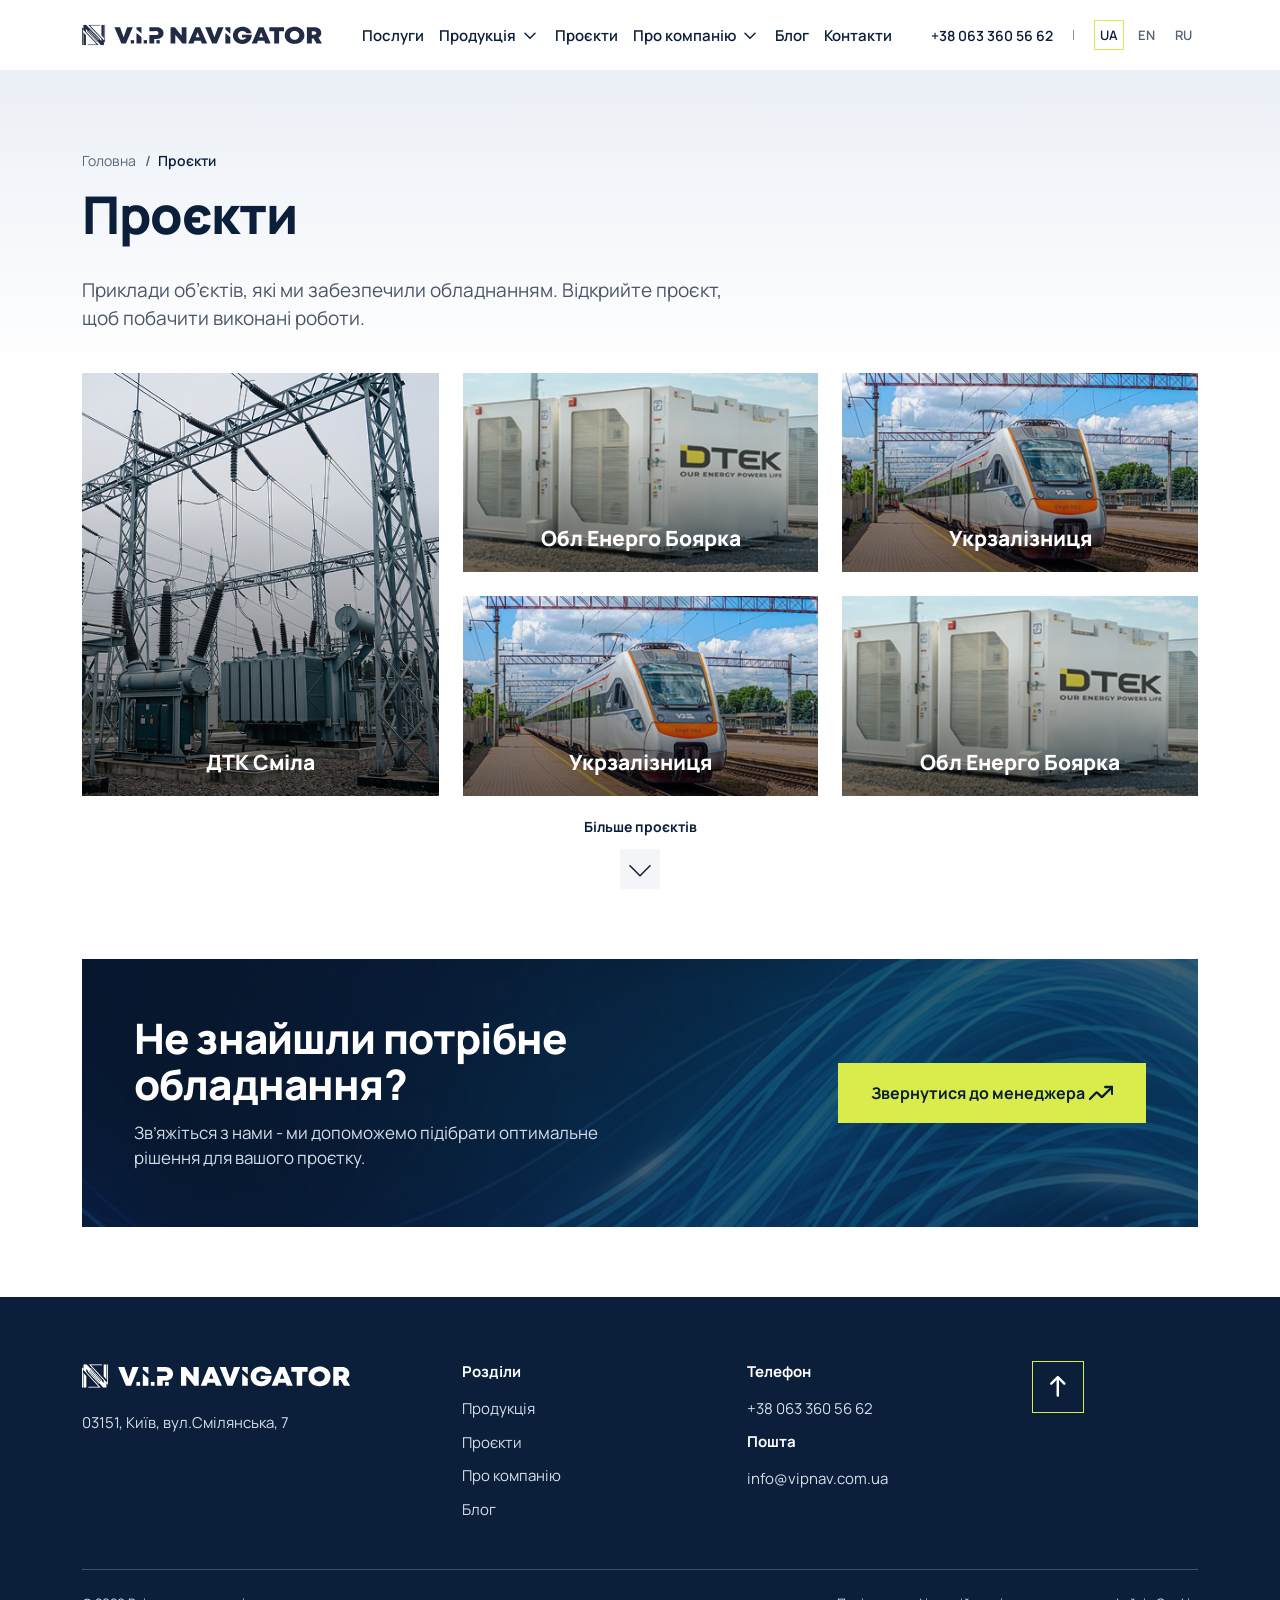
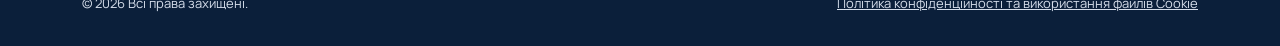
<file: projects.html>
<!DOCTYPE html>
<html lang="uk">

<head>
    <meta charset="UTF-8">
    <meta http-equiv="X-UA-Compatible" content="IE=edge">
    <meta name="viewport" content="width=device-width, initial-scale=1.0">
    <title>Проєкти VIP Navigator, постачання обладнання для підстанцій</title>
    <meta name="description"
        content="Приклади об’єктів із постачанням високовольтного обладнання для підстанцій і електромереж. Відкрийте проєкт — задача, виконані роботи та склад обладнання.">
        <link rel="icon" type="image/png" href="favicon.png">

    <link rel="stylesheet" href="css/lib/bootstrap-grid.min.css">
    <link rel="stylesheet" href="css/lib/swiper.css">
    <link rel="stylesheet" href="css/style.css">
</head>

<body>
    <div class="pagewrapper">
        <header class="header header__white">
            <div class="container">
                <div class="header__inner">
                    <a href="#" class="header__logo">
                        <img src="img/general/logo.svg" alt="VIP Navigator">
                    </a>
                    <div class="header__nav mobnav">
                        <nav aria-label="Primary navigation">
                            <ul class="menu">
                                <li class="menu-item"><a href="#">Послуги</a></li>
                                <li class="menu-item menu-item-has-children">
                                    <a href="#" aria-expanded="false">Продукція</a>
                                    <div class="sub-menu mega-menu">
                                        <div class="container">
                                            <div class="mega-menu__inner">
                                                <div class="mega-menu__body">
                                                    <p class="mega-menu__label">Продукція</p>
                                                    <div class="mega-menu__grid">
                                                        <div class="mega-menu__col">
                                                            <a href="#"
                                                                class="mega-menu__link mega-menu__link--title">Компенсація
                                                                реактивної потужності ВН/СН</a>
                                                            <div class="mega-menu__group">
                                                                <a href="#"
                                                                    class="mega-menu__link mega-menu__link--title">Трансформатори</a>
                                                                <ul class="mega-menu__sublist">
                                                                    <li><a href="#"
                                                                            class="mega-menu__link mega-menu__link--sub">Вимірювальні
                                                                            трансформатори</a></li>
                                                                    <li><a href="#"
                                                                            class="mega-menu__link mega-menu__link--sub">Силові
                                                                            трансформатори</a></li>
                                                                </ul>
                                                            </div>
                                                            <a href="#"
                                                                class="mega-menu__link mega-menu__link--title">Мобільна
                                                                трансформаторна підстанція</a>
                                                        </div>
                                                        <div class="mega-menu__col">
                                                            <div class="mega-menu__group">
                                                                <a href="#"
                                                                    class="mega-menu__link mega-menu__link--title">Вимикачі</a>
                                                                <ul class="mega-menu__sublist">
                                                                    <li><a href="#"
                                                                            class="mega-menu__link mega-menu__link--sub">Вакуумні
                                                                            вимикачі</a></li>
                                                                    <li><a href="#"
                                                                            class="mega-menu__link mega-menu__link--sub">Елегазові
                                                                            вимикачі</a></li>
                                                                </ul>
                                                            </div>
                                                            <a href="#"
                                                                class="mega-menu__link mega-menu__link--title">Високовольтні
                                                                роз’єднувачі</a>
                                                            <a href="#"
                                                                class="mega-menu__link mega-menu__link--title">Високовольтні
                                                                вводи</a>
                                                            <a href="#"
                                                                class="mega-menu__link mega-menu__link--title">Шинні
                                                                опори та жорстке ошинування</a>
                                                            <a href="#"
                                                                class="mega-menu__link mega-menu__link--title">Ізолятори</a>
                                                        </div>
                                                        <div class="mega-menu__col">
                                                            <a href="#"
                                                                class="mega-menu__link mega-menu__link--title">Обмежувачі
                                                                перенапруги (ОПН)</a>
                                                            <a href="#"
                                                                class="mega-menu__link mega-menu__link--title">Конденсатори
                                                                зв’язку</a>
                                                            <a href="#"
                                                                class="mega-menu__link mega-menu__link--title">Високовольтний
                                                                кабель</a>
                                                            <a href="#"
                                                                class="mega-menu__link mega-menu__link--title">Високовольтні
                                                                кабельні муфти</a>
                                                            <a href="#"
                                                                class="mega-menu__link mega-menu__link--title">БСС</a>
                                                            <a href="#"
                                                                class="mega-menu__link mega-menu__link--title">Тестери
                                                                для перевірки ізоляції під напругою</a>
                                                        </div>
                                                    </div>
                                                    <a href="#" class="mega-menu__all">
                                                        Уся продукція
                                                        <img src="img/general/btn-arrow.svg" alt="" width="18"
                                                            height="18">
                                                    </a>
                                                </div>
                                                <aside class="mega-menu__aside">
                                                    <div class="mega-menu__aside-content">
                                                        <p class="mega-menu__aside-title">Не знайшли потрібне?</p>
                                                        <p class="mega-menu__aside-text">Надішліть запит — підготуємо
                                                            комерційну пропозицію з вартістю та строками поставки.</p>
                                                    </div>
                                                    <a href="#" class="mega-menu__aside-btn">Отримати КП</a>
                                                </aside>
                                            </div>
                                        </div>
                                    </div>
                                </li>
                                <li class="menu-item"><a href="#">Проєкти</a></li>
                                <li class="menu-item menu-item-has-children">
                                    <a href="about-company.html" aria-expanded="false">Про компанію</a>
                                    <ul class="sub-menu">
                                        <li class="menu-item"><a href="about-company.html">Про компанію</a></li>
                                        <li class="menu-item"><a href="reviews-letters-of-rec.html">Відгуки та
                                                рекомендаційні листи</a></li>
                                    </ul>
                                </li>
                                <li class="menu-item"><a href="#">Блог</a></li>
                                <li class="menu-item"><a href="#">Контакти</a></li>
                            </ul>
                        </nav>
                        <div class="mobilenav-bottomsect">
                            <a class="mobilenav-bottomsect__phone" href="tel:+380633605662">
                                +38 063 360 56 62
                            </a>
                            <ul class="header__lang">
                                <li><a href="#" class="active">UA</a></li>
                                <li><a href="#">EN</a></li>
                            </ul>
                            <a href="#" class="green-btn">
                                Залишити заявку
                                <img src="img/general/btn-arrow.svg" alt="">
                            </a>
                        </div>
                    </div>
                    <div class="header__action">
                        <a href="tel:+380633605662" class="header__phone">
                            <span class="header__phone-text">+38 063 360 56 62</span>
                            <img class="header__phone-icon" src="img/general/phone-call.svg" alt="" width="32"
                                height="32">
                        </a>
                        <span class="header__lang-separator"></span>
                        <ul class="header__lang">
                            <li><a href="#" class="active">UA</a></li>
                            <li><a href="#">EN</a></li>
                            <li><a href="#">RU</a></li>
                        </ul>
                        <button class="burger-menu" type="button" aria-expanded="false" aria-label="Відкрити меню">
                            <span class="burger-menu__icon" aria-hidden="true">
                                <span class="burger-menu__line"></span>
                                <span class="burger-menu__line"></span>
                                <span class="burger-menu__line"></span>
                            </span>
                        </button>
                    </div>
                </div>
            </div>
        </header>

        <main class="main">
            <section class="category-head header-offset">
                <div class="container">
                    <nav class="breadcrumbs" aria-label="Breadcrumb">
                        <ol>
                            <li>
                                <a href="#">
                                    Головна
                                </a>
                            </li>
                            <li aria-current="page">
                                Проєкти
                            </li>
                        </ol>
                    </nav>
                    <div class="category-head__intro">
                        <h1>Проєкти</h1>
                        <p>
                            Приклади об’єктів, які ми забезпечили обладнанням. Відкрийте проєкт,<br>
                            щоб побачити виконані роботи.
                        </p>
                    </div>
                </div>
            </section>

            <section class="projects-archive">
                <div class="container">
                    <div class="projects-mosaic">
                        <div class="projects-card projects-card--featured projects-card--has-more">
                            <span class="projects-card__media">
                                <img src="img/projects/proekt-dtek-smila.jpg" width="794" height="940"
                                    alt="Проєкт ДТК Сміла — постачання високовольтного обладнання">
                            </span>
                            <span class="projects-card__title">ДТК Сміла</span>
                            <span class="projects-card-more">
                                <span class="projects-card-more__content">
                                    <span class="projects-card-more__text">
                                        Комплексне постачання високовольтного обладнання для підстанції ДТК Сміла.
                                    </span>
                                </span>
                                <a href="project.html" class="projects-card-more__btn">Детальніше</a>
                            </span>
                        </div>
                        <div class="projects-mosaic__side">
                            <div class="projects-card projects-card--has-more">
                                <span class="projects-card__media">
                                    <img src="img/projects/proekt-obl-energo-boyarka.jpg" width="794" height="446"
                                        alt="Проєкт Обл Енерго Боярка">
                                </span>
                                <span class="projects-card__title">Обл Енерго Боярка</span>
                                <span class="projects-card-more">
                                    <span class="projects-card-more__content">
                                        <span class="projects-card-more__text">
                                            Поставка та введення в експлуатацію високовольтного обладнання для
                                            підстанції регіонального оператора.
                                        </span>
                                    </span>
                                    <a href="project.html" class="projects-card-more__btn">Детальніше</a>
                                </span>
                            </div>
                            <div class="projects-card projects-card--has-more">
                                <span class="projects-card__media">
                                    <img src="img/projects/proekt-ukrzaliznytsia.jpg" width="794" height="446"
                                        alt="Проєкт Укрзалізниця — високовольтне обладнання">
                                </span>
                                <span class="projects-card__title">Укрзалізниця</span>
                                <span class="projects-card-more">
                                    <span class="projects-card-more__content">
                                        <img src="img/category/uz-logo.png" alt="">
                                        <span class="projects-card-more__text">
                                            Забезпечення надійної роботи залізничної інфраструктури завдяки сучасному
                                            електротехнічному обладнанню.
                                        </span>
                                    </span>
                                    <a href="project.html" class="projects-card-more__btn">Детальніше</a>
                                </span>
                            </div>
                            <div class="projects-card projects-card--has-more">
                                <span class="projects-card__media">
                                    <img src="img/projects/proekt-ukrzaliznytsia.jpg" width="794" height="446"
                                        alt="Проєкт Укрзалізниця — високовольтне обладнання">
                                </span>
                                <span class="projects-card__title">Укрзалізниця</span>
                                <span class="projects-card-more">
                                    <span class="projects-card-more__content">
                                        <img src="img/category/uz-logo.png" alt="">
                                        <span class="projects-card-more__text">
                                            Забезпечення надійної роботи залізничної інфраструктури завдяки сучасному
                                            електротехнічному обладнанню.
                                        </span>
                                    </span>
                                    <a href="project.html" class="projects-card-more__btn">Детальніше</a>
                                </span>
                            </div>
                            <div class="projects-card projects-card--has-more">
                                <span class="projects-card__media">
                                    <img src="img/projects/proekt-obl-energo-boyarka.jpg" width="794" height="446"
                                        alt="Проєкт Обл Енерго Боярка">
                                </span>
                                <span class="projects-card__title">Обл Енерго Боярка</span>
                                <span class="projects-card-more">
                                    <span class="projects-card-more__content">
                                        <span class="projects-card-more__text">
                                            Поставка та введення в експлуатацію високовольтного обладнання для
                                            підстанції регіонального оператора.
                                        </span>
                                    </span>
                                    <a href="project.html" class="projects-card-more__btn">Детальніше</a>
                                </span>
                            </div>
                        </div>
                    </div>
                    <a class="projects-archive__more" href="#">
                        <span class="projects-archive__more-text">Більше проєктів</span>
                        <span class="projects-archive__more-icon" aria-hidden="true">
                            <img src="img/projects/more.svg" alt="" width="40" height="40">
                        </span>
                    </a>
                </div>
            </section>

            <section class="cta ">
                <div class="container">
                    <div class="cta1">
                        <picture class="cta__bg">
                            <source media="(max-width: 575.8px)"
                                srcset="img/main/konsultatsiya-tekhnichnyi-viddil-mobile.jpg">
                            <img src="img/main/konsultatsiya-tekhnichnyi-viddil.jpg" alt="">
                        </picture>
                        <div class="row align-items-center">
                            <div class="col-xl-6">
                                <h2>
                                    Не знайшли потрібне обладнання?
                                </h2>
                                <p>
                                    Зв’яжіться з нами - ми допоможемо підібрати оптимальне рішення для вашого проєтку.
                                </p>
                            </div>
                            <div class="col-xl-6">
                                <div class="cta-buttons">
                                    <a class="green-btn" href="#">
                                        Звернутися до менеджера
                                        <img src="img/about/streamline.svg" alt="icon">
                                    </a>
                                </div>
                            </div>
                        </div>
                    </div>
                </div>
            </section>

        </main>

        <footer class="footer">
            <div class="container">
                <div class="footer__top">
                    <div class="row">
                        <div class="col-lg-4 ">
                            <div class="footer__logo">
                                <a href="#">
                                    <img src="img/general/logo-footer.svg" alt="VIP Navigator">
                                </a>
                                <p>
                                    03151, Київ, вул.Смілянська, 7
                                </p>
                            </div>
                        </div>
                        <div class="col-lg-3 col-md-5 col-6">
                            <div class="footer__menu">
                                <p class="title">Розділи</p>
                                <ul class="footer__nav">
                                    <li>
                                        <a href="#">
                                            Продукція
                                        </a>
                                    </li>
                                    <li>
                                        <a href="#">
                                            Проєкти
                                        </a>
                                    </li>
                                    <li>
                                        <a href="#">
                                            Про компанію
                                        </a>
                                    </li>
                                    <li>
                                        <a href="#">
                                            Блог
                                        </a>
                                    </li>
                                </ul>
                            </div>
                        </div>
                        <div class="col-lg-3 col-md-5 col-6">
                            <div class="footer__menu">
                                <p class="title">Телефон</p>
                                <ul class="footer__nav">
                                    <li>
                                        <a href="tel:+380633605662">
                                            +38 063 360 56 62
                                        </a>
                                    </li>
                                </ul>
                                <p class="title">Пошта</p>
                                <ul class="footer__nav">
                                    <li>
                                        <a href="mailto:info@vipnav.com.ua">
                                            info@vipnav.com.ua
                                        </a>
                                    </li>
                                </ul>
                            </div>
                        </div>
                        <div class="col-md-2">
                            <button class="totop" type="button" aria-label="Прокрутити сторінку вгору">
                                <img src="img/general/totop.svg" alt="">
                            </button>
                        </div>
                    </div>
                </div>
                <div class="footer__bottom">
                    <div class="row align-items-center">
                        <div class="col-lg-6 col-md-5 order-2 order-md-1">
                            <p>© 2026 Всі права захищені.</p>
                        </div>
                        <div class="col-lg-6 col-md-7 order-1 order-md-2">
                            <a class="footer__legal-link" href="#">Політика конфіденційності та використання файлів
                                Cookie</a>
                        </div>
                    </div>
                </div>
            </div>
        </footer>
    </div>
</body>


<script src="js/lib/jquery.js"></script>
<script src="js/lib/swiper.js"></script>
<script src="js/main.js"></script>

</html>
</file>
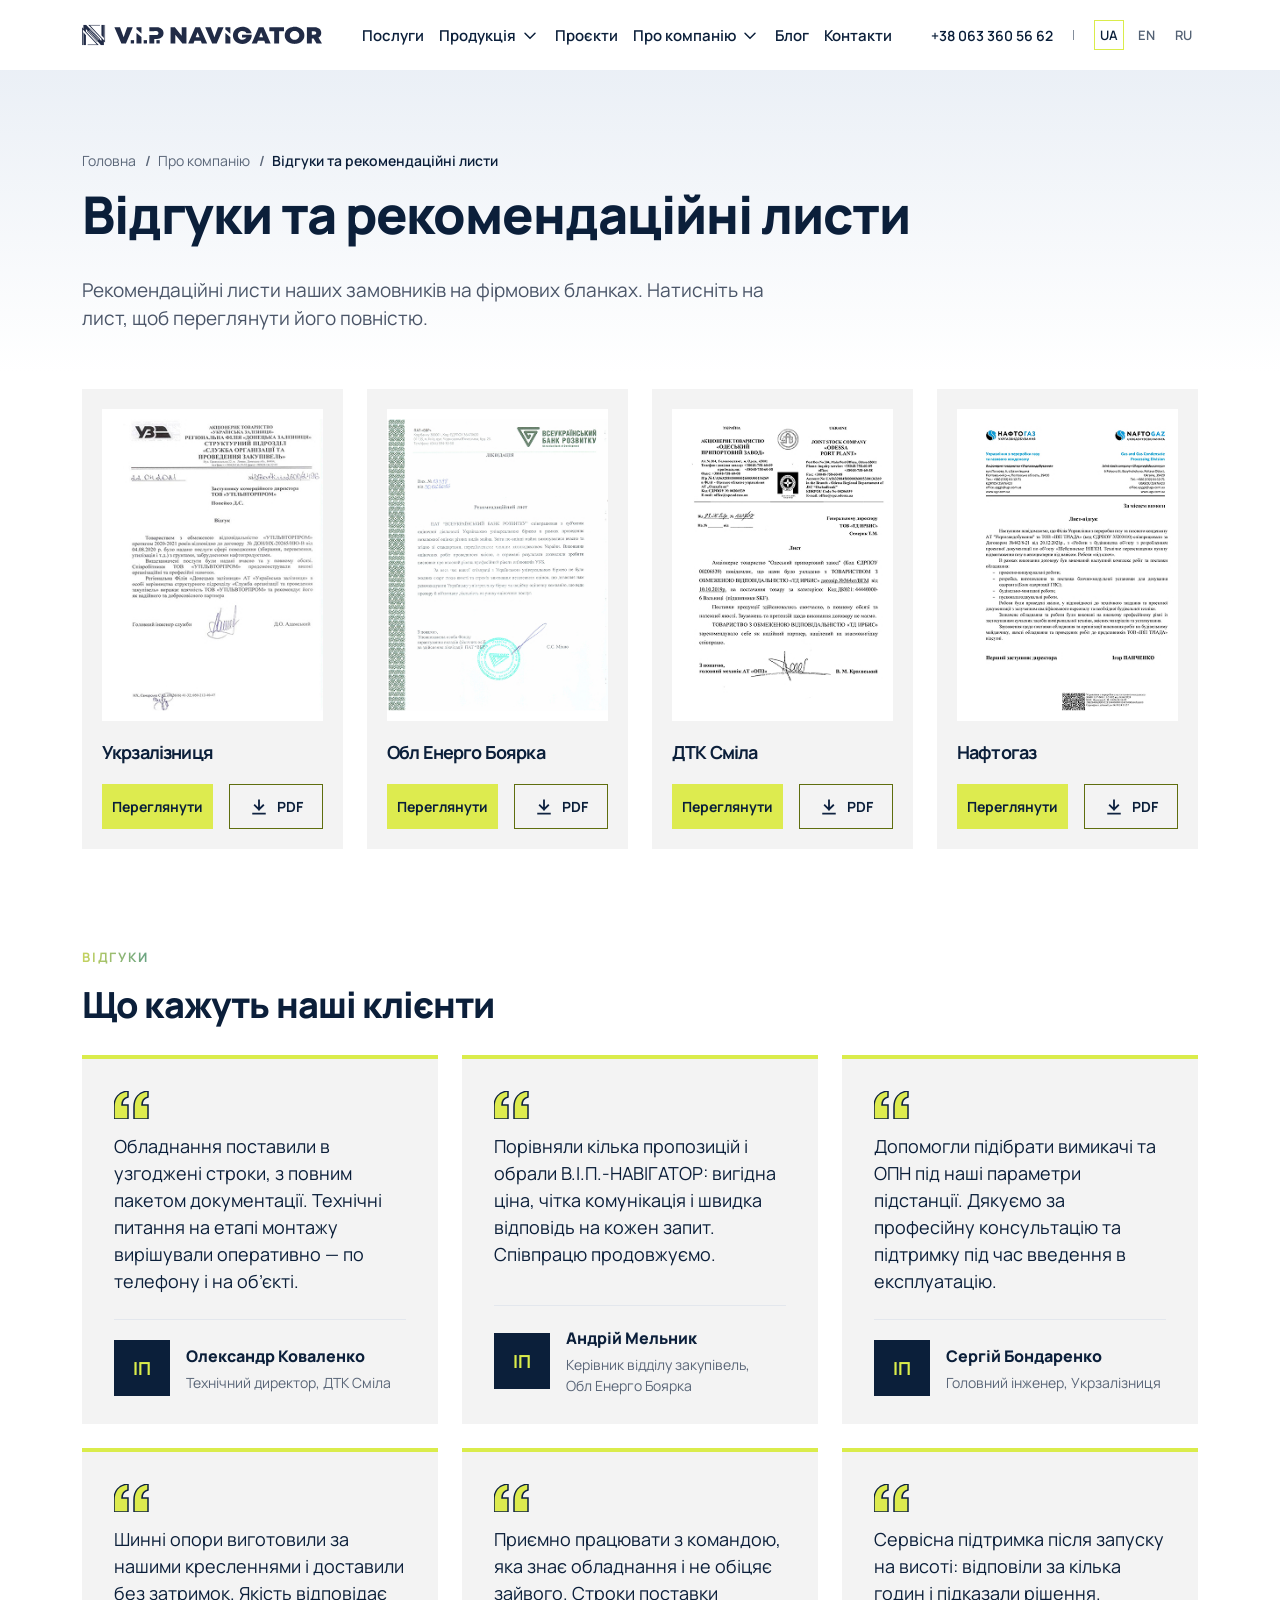
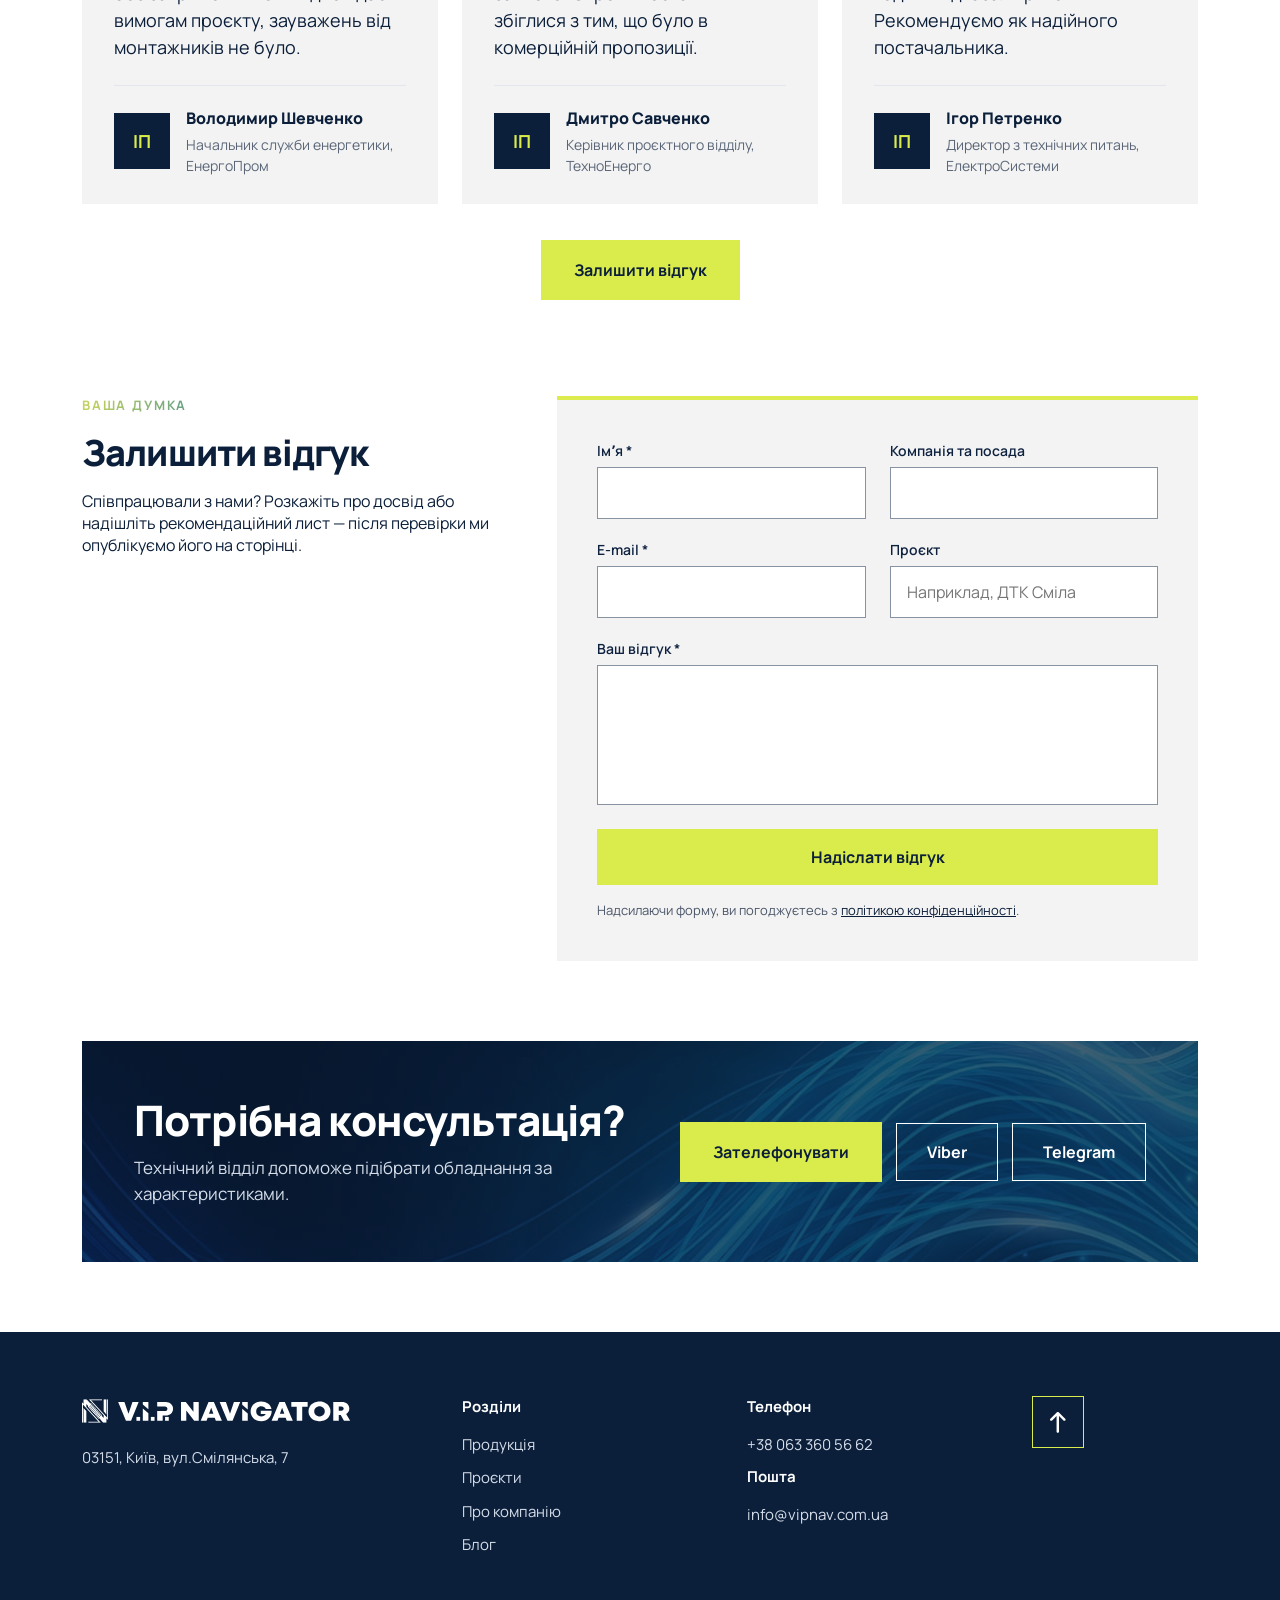
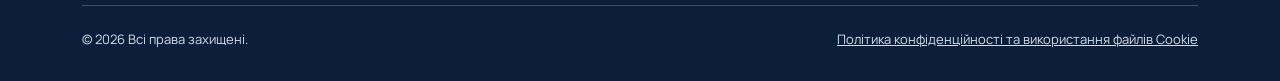
<file: reviews-letters-of-rec.html>
<!DOCTYPE html>
<html lang="uk">

<head>
    <meta charset="UTF-8">
    <meta http-equiv="X-UA-Compatible" content="IE=edge">
    <meta name="viewport" content="width=device-width, initial-scale=1.0">
    <title>Відгуки та рекомендаційні листи VIP Navigator</title>
    <meta name="description"
        content="Відгуки клієнтів і рекомендаційні листи на постачання високовольтного обладнання. Перегляд PDF і форма для вашого відгуку — VIP Navigator.">
    <link rel="icon" type="image/png" href="favicon.png">

    <link rel="stylesheet" href="css/lib/bootstrap-grid.min.css">
    <link rel="stylesheet" href="css/lib/swiper.css">
    <link rel="stylesheet" href="css/style.css">
</head>

<body>
    <div class="pagewrapper">
        <header class="header header__white">
            <div class="container">
                <div class="header__inner">
                    <a href="#" class="header__logo">
                        <img src="img/general/logo.svg" alt="VIP Navigator">
                    </a>
                    <div class="header__nav mobnav">
                        <nav aria-label="Primary navigation">
                            <ul class="menu">
                                <li class="menu-item"><a href="#">Послуги</a></li>
                                <li class="menu-item menu-item-has-children">
                                    <a href="#" aria-expanded="false">Продукція</a>
                                    <div class="sub-menu mega-menu">
                                        <div class="container">
                                            <div class="mega-menu__inner">
                                                <div class="mega-menu__body">
                                                    <p class="mega-menu__label">Продукція</p>
                                                    <div class="mega-menu__grid">
                                                        <div class="mega-menu__col">
                                                            <a href="#"
                                                                class="mega-menu__link mega-menu__link--title">Компенсація
                                                                реактивної потужності ВН/СН</a>
                                                            <div class="mega-menu__group">
                                                                <a href="#"
                                                                    class="mega-menu__link mega-menu__link--title">Трансформатори</a>
                                                                <ul class="mega-menu__sublist">
                                                                    <li><a href="#"
                                                                            class="mega-menu__link mega-menu__link--sub">Вимірювальні
                                                                            трансформатори</a></li>
                                                                    <li><a href="#"
                                                                            class="mega-menu__link mega-menu__link--sub">Силові
                                                                            трансформатори</a></li>
                                                                </ul>
                                                            </div>
                                                            <a href="#"
                                                                class="mega-menu__link mega-menu__link--title">Мобільна
                                                                трансформаторна підстанція</a>
                                                        </div>
                                                        <div class="mega-menu__col">
                                                            <div class="mega-menu__group">
                                                                <a href="#"
                                                                    class="mega-menu__link mega-menu__link--title">Вимикачі</a>
                                                                <ul class="mega-menu__sublist">
                                                                    <li><a href="#"
                                                                            class="mega-menu__link mega-menu__link--sub">Вакуумні
                                                                            вимикачі</a></li>
                                                                    <li><a href="#"
                                                                            class="mega-menu__link mega-menu__link--sub">Елегазові
                                                                            вимикачі</a></li>
                                                                </ul>
                                                            </div>
                                                            <a href="#"
                                                                class="mega-menu__link mega-menu__link--title">Високовольтні
                                                                роз’єднувачі</a>
                                                            <a href="#"
                                                                class="mega-menu__link mega-menu__link--title">Високовольтні
                                                                вводи</a>
                                                            <a href="#"
                                                                class="mega-menu__link mega-menu__link--title">Шинні
                                                                опори та жорстке ошинування</a>
                                                            <a href="#"
                                                                class="mega-menu__link mega-menu__link--title">Ізолятори</a>
                                                        </div>
                                                        <div class="mega-menu__col">
                                                            <a href="#"
                                                                class="mega-menu__link mega-menu__link--title">Обмежувачі
                                                                перенапруги (ОПН)</a>
                                                            <a href="#"
                                                                class="mega-menu__link mega-menu__link--title">Конденсатори
                                                                зв’язку</a>
                                                            <a href="#"
                                                                class="mega-menu__link mega-menu__link--title">Високовольтний
                                                                кабель</a>
                                                            <a href="#"
                                                                class="mega-menu__link mega-menu__link--title">Високовольтні
                                                                кабельні муфти</a>
                                                            <a href="#"
                                                                class="mega-menu__link mega-menu__link--title">БСС</a>
                                                            <a href="#"
                                                                class="mega-menu__link mega-menu__link--title">Тестери
                                                                для перевірки ізоляції під напругою</a>
                                                        </div>
                                                    </div>
                                                    <a href="#" class="mega-menu__all">
                                                        Уся продукція
                                                        <img src="img/general/btn-arrow.svg" alt="" width="18"
                                                            height="18">
                                                    </a>
                                                </div>
                                                <aside class="mega-menu__aside">
                                                    <div class="mega-menu__aside-content">
                                                        <p class="mega-menu__aside-title">Не знайшли потрібне?</p>
                                                        <p class="mega-menu__aside-text">Надішліть запит — підготуємо
                                                            комерційну пропозицію з вартістю та строками поставки.</p>
                                                    </div>
                                                    <a href="#" class="mega-menu__aside-btn">Отримати КП</a>
                                                </aside>
                                            </div>
                                        </div>
                                    </div>
                                </li>
                                <li class="menu-item"><a href="#">Проєкти</a></li>
                                <li class="menu-item menu-item-has-children">
                                    <a href="about-company.html" aria-expanded="false">Про компанію</a>
                                    <ul class="sub-menu">
                                        <li class="menu-item"><a href="about-company.html">Про компанію</a></li>
                                        <li class="menu-item"><a href="reviews-letters-of-rec.html">Відгуки та
                                                рекомендаційні листи</a></li>
                                    </ul>
                                </li>
                                <li class="menu-item"><a href="#">Блог</a></li>
                                <li class="menu-item"><a href="#">Контакти</a></li>
                            </ul>
                        </nav>
                        <div class="mobilenav-bottomsect">
                            <a class="mobilenav-bottomsect__phone" href="tel:+380633605662">
                                +38 063 360 56 62
                            </a>
                            <ul class="header__lang">
                                <li><a href="#" class="active">UA</a></li>
                                <li><a href="#">EN</a></li>
                            </ul>
                            <a href="#" class="green-btn">
                                Залишити заявку
                                <img src="img/general/btn-arrow.svg" alt="">
                            </a>
                        </div>
                    </div>
                    <div class="header__action">
                        <a href="tel:+380633605662" class="header__phone">
                            <span class="header__phone-text">+38 063 360 56 62</span>
                            <img class="header__phone-icon" src="img/general/phone-call.svg" alt="" width="32"
                                height="32">
                        </a>
                        <span class="header__lang-separator"></span>
                        <ul class="header__lang">
                            <li><a href="#" class="active">UA</a></li>
                            <li><a href="#">EN</a></li>
                            <li><a href="#">RU</a></li>
                        </ul>
                        <button class="burger-menu" type="button" aria-expanded="false" aria-label="Відкрити меню">
                            <span class="burger-menu__icon" aria-hidden="true">
                                <span class="burger-menu__line"></span>
                                <span class="burger-menu__line"></span>
                                <span class="burger-menu__line"></span>
                            </span>
                        </button>
                    </div>
                </div>
            </div>
        </header>

        <main class="main">
            <section class="category-head header-offset">
                <div class="container">
                    <nav class="breadcrumbs" aria-label="Breadcrumb">
                        <ol>
                            <li>
                                <a href="#">
                                    Головна
                                </a>
                            </li>
                            <li>
                                <a href="#">
                                    Про компанію
                                </a>
                            </li>
                            <li aria-current="page">
                                Відгуки та рекомендаційні листи
                            </li>
                        </ol>
                    </nav>
                    <div class="category-head__intro">
                        <h1>Відгуки та рекомендаційні листи</h1>
                        <p>
                            Рекомендаційні листи наших замовників на фірмових бланках. Натисніть на лист, щоб
                            переглянути його повністю.
                        </p>
                    </div>
                </div>
            </section>

            <section class="reviews-letters">
                <div class="container">
                    <ul class="reviews-letters__list row">
                        <li class="col-lg-3 col-sm-6">
                            <article class="reviews-letters__item">
                                <a href="pdf/test.pdf" class="reviews-letters__thumb" target="_blank"
                                    rel="noopener noreferrer">
                                    <img src="img/letters-review/letter-ukrzaliznytsia.jpg" alt="Укрзалізниця" width="300"
                                        height="424" loading="lazy">
                                </a>
                                <div class="reviews-letters__body">
                                    <h2 class="reviews-letters__title">Укрзалізниця</h2>
                                    <div class="reviews-letters__actions">
                                        <a href="pdf/test.pdf" class="view-btn" target="_blank"
                                            rel="noopener noreferrer">Переглянути</a>
                                        <a href="pdf/test.pdf" class="reviews-letters__download" download>
                                            <img src="img/letters-review/download.svg" alt="" width="20" height="20">
                                            PDF
                                        </a>
                                    </div>
                                </div>
                            </article>
                        </li>
                        <li class="col-lg-3 col-sm-6">
                            <article class="reviews-letters__item">
                                <a href="pdf/test.pdf" class="reviews-letters__thumb" target="_blank"
                                    rel="noopener noreferrer">
                                    <img src="img/letters-review/letter-obl-energo-boyarka.jpg" alt="Обл Енерго Боярка" width="300"
                                        height="424" loading="lazy">
                                </a>
                                <div class="reviews-letters__body">
                                    <h2 class="reviews-letters__title">Обл Енерго Боярка</h2>
                                    <div class="reviews-letters__actions">
                                        <a href="pdf/test.pdf" class="view-btn" target="_blank"
                                            rel="noopener noreferrer">Переглянути</a>
                                        <a href="pdf/test.pdf" class="reviews-letters__download" download>
                                            <img src="img/letters-review/download.svg" alt="" width="20" height="20">
                                            PDF
                                        </a>
                                    </div>
                                </div>
                            </article>
                        </li>
                        <li class="col-lg-3 col-sm-6">
                            <article class="reviews-letters__item">
                                <a href="pdf/test.pdf" class="reviews-letters__thumb" target="_blank"
                                    rel="noopener noreferrer">
                                    <img src="img/letters-review/letter-dtek-smila.jpg" alt="ДТК Сміла" width="300" height="424"
                                        loading="lazy">
                                </a>
                                <div class="reviews-letters__body">
                                    <h2 class="reviews-letters__title">ДТК Сміла</h2>
                                    <div class="reviews-letters__actions">
                                        <a href="pdf/test.pdf" class="view-btn" target="_blank"
                                            rel="noopener noreferrer">Переглянути</a>
                                        <a href="pdf/test.pdf" class="reviews-letters__download" download>
                                            <img src="img/letters-review/download.svg" alt="" width="20" height="20">
                                            PDF
                                        </a>
                                    </div>
                                </div>
                            </article>
                        </li>
                        <li class="col-lg-3 col-sm-6">
                            <article class="reviews-letters__item">
                                <a href="pdf/test.pdf" class="reviews-letters__thumb" target="_blank"
                                    rel="noopener noreferrer">
                                    <img src="img/letters-review/letter-naftogaz.jpg" alt="Нафтогаз" width="300" height="424"
                                        loading="lazy">
                                </a>
                                <div class="reviews-letters__body">
                                    <h2 class="reviews-letters__title">Нафтогаз</h2>
                                    <div class="reviews-letters__actions">
                                        <a href="pdf/test.pdf" class="view-btn" target="_blank"
                                            rel="noopener noreferrer">Переглянути</a>
                                        <a href="pdf/test.pdf" class="reviews-letters__download" download>
                                            <img src="img/letters-review/download.svg" alt="" width="20" height="20">
                                            PDF
                                        </a>
                                    </div>
                                </div>
                            </article>
                        </li>

                    </ul>
                </div>
            </section>

            <section class="testimonials">
                <div class="container">
                    <span class="sect-title">Відгуки</span>
                    <h2 class="titleh3">Що кажуть наші клієнти</h2>
                    <ul class="testimonials__list row">
                        <li class="col-lg-4 col-md-6">
                            <blockquote class="testimonial">
                                <img class="testimonial__quote" src="img/letters-review/quote.svg" alt="" width="36"
                                    height="28">
                                <p class="testimonial__text">
                                    Обладнання поставили в узгоджені строки, з повним пакетом документації. Технічні
                                    питання на етапі монтажу вирішували оперативно — по телефону і на об’єкті.
                                </p>
                                <footer class="testimonial__footer">
                                    <figure class="testimonial__author">
                                        <span class="testimonial__avatar" aria-hidden="true">ІП</span>
                                        <figcaption>
                                            <cite class="testimonial__name">Олександр Коваленко</cite>
                                            <span class="testimonial__role">Технічний директор, ДТК Сміла</span>
                                        </figcaption>
                                    </figure>
                                </footer>
                            </blockquote>
                        </li>
                        <li class="col-lg-4 col-md-6">
                            <blockquote class="testimonial">
                                <img class="testimonial__quote" src="img/letters-review/quote.svg" alt="" width="36"
                                    height="28">
                                <p class="testimonial__text">
                                    Порівняли кілька пропозицій і обрали В.І.П.-НАВІГАТОР: вигідна ціна, чітка
                                    комунікація і швидка відповідь на кожен запит. Співпрацю продовжуємо.
                                </p>
                                <footer class="testimonial__footer">
                                    <figure class="testimonial__author">
                                        <span class="testimonial__avatar" aria-hidden="true">ІП</span>
                                        <figcaption>
                                            <cite class="testimonial__name">Андрій Мельник</cite>
                                            <span class="testimonial__role">
                                                Керівник відділу закупівель,<br>
                                                Обл Енерго Боярка
                                            </span>
                                        </figcaption>
                                    </figure>
                                </footer>
                            </blockquote>
                        </li>
                        <li class="col-lg-4 col-md-6">
                            <blockquote class="testimonial">
                                <img class="testimonial__quote" src="img/letters-review/quote.svg" alt="" width="36"
                                    height="28">
                                <p class="testimonial__text">
                                    Допомогли підібрати вимикачі та ОПН під наші параметри підстанції. Дякуємо за
                                    професійну консультацію та підтримку під час введення в експлуатацію.
                                </p>
                                <footer class="testimonial__footer">
                                    <figure class="testimonial__author">
                                        <span class="testimonial__avatar" aria-hidden="true">ІП</span>
                                        <figcaption>
                                            <cite class="testimonial__name">Сергій Бондаренко</cite>
                                            <span class="testimonial__role">
                                                Головний інженер, Укрзалізниця
                                            </span>
                                        </figcaption>
                                    </figure>
                                </footer>
                            </blockquote>
                        </li>
                        <li class="col-lg-4 col-md-6">
                            <blockquote class="testimonial">
                                <img class="testimonial__quote" src="img/letters-review/quote.svg" alt="" width="36"
                                    height="28">
                                <p class="testimonial__text">
                                    Шинні опори виготовили за нашими кресленнями і доставили без затримок. Якість
                                    відповідає вимогам проєкту, зауважень від монтажників не було.
                                </p>
                                <footer class="testimonial__footer">
                                    <figure class="testimonial__author">
                                        <span class="testimonial__avatar" aria-hidden="true">ІП</span>
                                        <figcaption>
                                            <cite class="testimonial__name">Володимир Шевченко</cite>
                                            <span class="testimonial__role">
                                                Начальник служби енергетики,
                                                ЕнергоПром
                                            </span>
                                        </figcaption>
                                    </figure>
                                </footer>
                            </blockquote>
                        </li>
                        <li class="col-lg-4 col-md-6">
                            <blockquote class="testimonial">
                                <img class="testimonial__quote" src="img/letters-review/quote.svg" alt="" width="36"
                                    height="28">
                                <p class="testimonial__text">
                                    Приємно працювати з командою, яка знає обладнання і не обіцяє зайвого. Строки
                                    поставки збіглися з тим, що було в комерційній пропозиції.
                                </p>
                                <footer class="testimonial__footer">
                                    <figure class="testimonial__author">
                                        <span class="testimonial__avatar" aria-hidden="true">ІП</span>
                                        <figcaption>
                                            <cite class="testimonial__name">Дмитро Савченко</cite>
                                            <span class="testimonial__role">
                                                Керівник проєктного відділу,
                                                ТехноЕнерго
                                            </span>
                                        </figcaption>
                                    </figure>
                                </footer>
                            </blockquote>
                        </li>
                        <li class="col-lg-4 col-md-6">
                            <blockquote class="testimonial">
                                <img class="testimonial__quote" src="img/letters-review/quote.svg" alt="" width="36"
                                    height="28">
                                <p class="testimonial__text">
                                    Сервісна підтримка після запуску на висоті: відповіли за кілька годин і підказали
                                    рішення. Рекомендуємо як надійного постачальника.
                                </p>
                                <footer class="testimonial__footer">
                                    <figure class="testimonial__author">
                                        <span class="testimonial__avatar" aria-hidden="true">ІП</span>
                                        <figcaption>
                                            <cite class="testimonial__name">Ігор Петренко</cite>
                                            <span class="testimonial__role">
                                                Директор з технічних питань,
                                                ЕлектроСистеми
                                            </span>
                                        </figcaption>
                                    </figure>
                                </footer>
                            </blockquote>
                        </li>
                    </ul>
                    <div class="text-center">
                        <a href="#leave-review" class="green-btn">Залишити відгук</a>
                    </div>
                </div>
            </section>

            <section class="leave-review" id="leave-review">
                <div class="container">
                    <div class="row">
                        <div class="col-lg-5">
                            <div class="leave-review__intro">
                                <span class="sect-title">Ваша думка</span>
                                <h2 class="titleh3">Залишити відгук</h2>
                                <p>
                                    Співпрацювали з нами? Розкажіть про досвід або надішліть рекомендаційний лист —
                                    після перевірки ми опублікуємо його на сторінці.
                                </p>
                            </div>
                        </div>
                        <div class="col-lg-7">
                            <div class="leave-review__form">
                                <form class="leave-review-form" action="#" method="post">
                                    <div class="row leave-review-form__row">
                                        <div class="col-md-6">
                                            <div class="leave-review-form__group">
                                                <label for="review-name">Імʼя *</label>
                                                <input type="text" id="review-name" name="name" required>
                                            </div>
                                        </div>
                                        <div class="col-md-6">
                                            <div class="leave-review-form__group">
                                                <label for="review-company">Компанія та посада</label>
                                                <input type="text" id="review-company" name="company">
                                            </div>
                                        </div>
                                        <div class="col-md-6">
                                            <div class="leave-review-form__group">
                                                <label for="review-email">E-mail *</label>
                                                <input type="email" id="review-email" name="email" required>
                                            </div>
                                        </div>
                                        <div class="col-md-6">
                                            <div class="leave-review-form__group">
                                                <label for="review-project">Проєкт</label>
                                                <input type="text" id="review-project" name="project"
                                                    placeholder="Наприклад, ДТК Сміла">
                                            </div>
                                        </div>
                                    </div>
                                    <div class="leave-review-form__group">
                                        <label for="review-message">Ваш відгук *</label>
                                        <textarea id="review-message" name="message" required></textarea>
                                    </div>
                                    <button type="submit" class="green-btn leave-review-form__submit">Надіслати
                                        відгук</button>
                                    <p class="leave-review-form__privacy">
                                        Надсилаючи форму, ви погоджуєтесь з <a href="#">політикою
                                            конфіденційності</a>.
                                    </p>
                                </form>
                            </div>
                        </div>
                    </div>

                </div>
            </section>

            <section class="cta cta_consultation">
                <div class="container">
                    <div class="cta1">
                        <picture class="cta__bg">
                            <source media="(max-width: 575.8px)"
                                srcset="img/main/konsultatsiya-tekhnichnyi-viddil-mobile.jpg">
                            <img src="img/main/konsultatsiya-tekhnichnyi-viddil.jpg" alt="">
                        </picture>
                        <div class="row align-items-center">
                            <div class="col-xl-6">
                                <h2>
                                    Потрібна консультація?
                                </h2>
                                <p>
                                    Технічний відділ допоможе підібрати обладнання<br>
                                    за характеристиками.
                                </p>
                            </div>
                            <div class="col-xl-6">
                                <div class="cta-buttons">
                                    <a class="green-btn" href="tel:+380671234567">Зателефонувати</a>
                                    <a class="cta-buttons__item" href="viber://chat?number=+380671234567">Viber</a>
                                    <a class="cta-buttons__item" href="tg://resolve?domain=your_username">Telegram</a>
                                </div>
                            </div>
                        </div>
                    </div>
                </div>
            </section>
        </main>

        <footer class="footer">
            <div class="container">
                <div class="footer__top">
                    <div class="row">
                        <div class="col-lg-4 ">
                            <div class="footer__logo">
                                <a href="#">
                                    <img src="img/general/logo-footer.svg" alt="VIP Navigator">
                                </a>
                                <p>
                                    03151, Київ, вул.Смілянська, 7
                                </p>
                            </div>
                        </div>
                        <div class="col-lg-3 col-md-5 col-6">
                            <div class="footer__menu">
                                <p class="title">Розділи</p>
                                <ul class="footer__nav">
                                    <li>
                                        <a href="#">
                                            Продукція
                                        </a>
                                    </li>
                                    <li>
                                        <a href="#">
                                            Проєкти
                                        </a>
                                    </li>
                                    <li>
                                        <a href="#">
                                            Про компанію
                                        </a>
                                    </li>
                                    <li>
                                        <a href="#">
                                            Блог
                                        </a>
                                    </li>
                                </ul>
                            </div>
                        </div>
                        <div class="col-lg-3 col-md-5 col-6">
                            <div class="footer__menu">
                                <p class="title">Телефон</p>
                                <ul class="footer__nav">
                                    <li>
                                        <a href="tel:+380633605662">
                                            +38 063 360 56 62
                                        </a>
                                    </li>
                                </ul>
                                <p class="title">Пошта</p>
                                <ul class="footer__nav">
                                    <li>
                                        <a href="mailto:info@vipnav.com.ua">
                                            info@vipnav.com.ua
                                        </a>
                                    </li>
                                </ul>
                            </div>
                        </div>
                        <div class="col-md-2">
                            <button class="totop" type="button" aria-label="Прокрутити сторінку вгору">
                                <img src="img/general/totop.svg" alt="">
                            </button>
                        </div>
                    </div>
                </div>
                <div class="footer__bottom">
                    <div class="row align-items-center">
                        <div class="col-lg-6 col-md-5 order-2 order-md-1">
                            <p>© 2026 Всі права захищені.</p>
                        </div>
                        <div class="col-lg-6 col-md-7 order-1 order-md-2">
                            <a class="footer__legal-link" href="#">Політика конфіденційності та використання файлів
                                Cookie</a>
                        </div>
                    </div>
                </div>
            </div>
        </footer>
    </div>
</body>


<script src="js/lib/jquery.js"></script>
<script src="js/lib/swiper.js"></script>
<script src="js/main.js"></script>

</html>
</file>
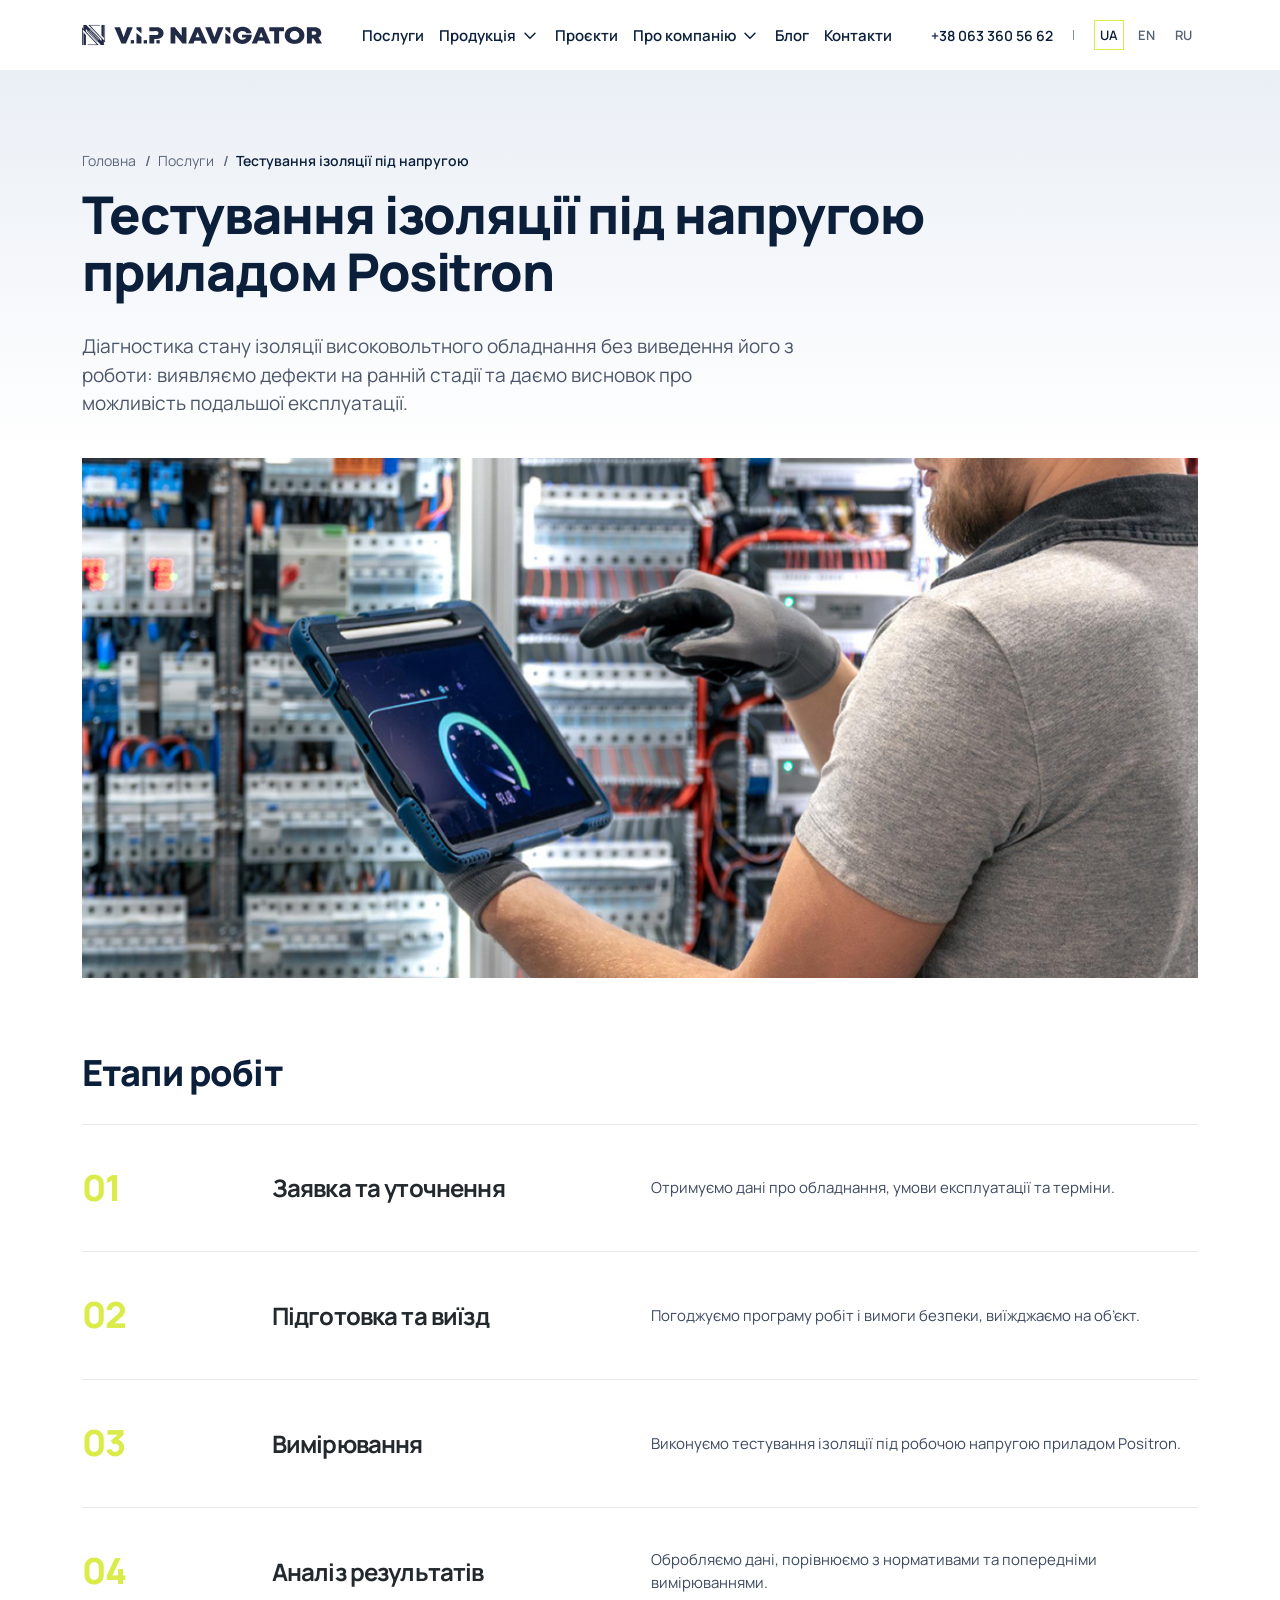
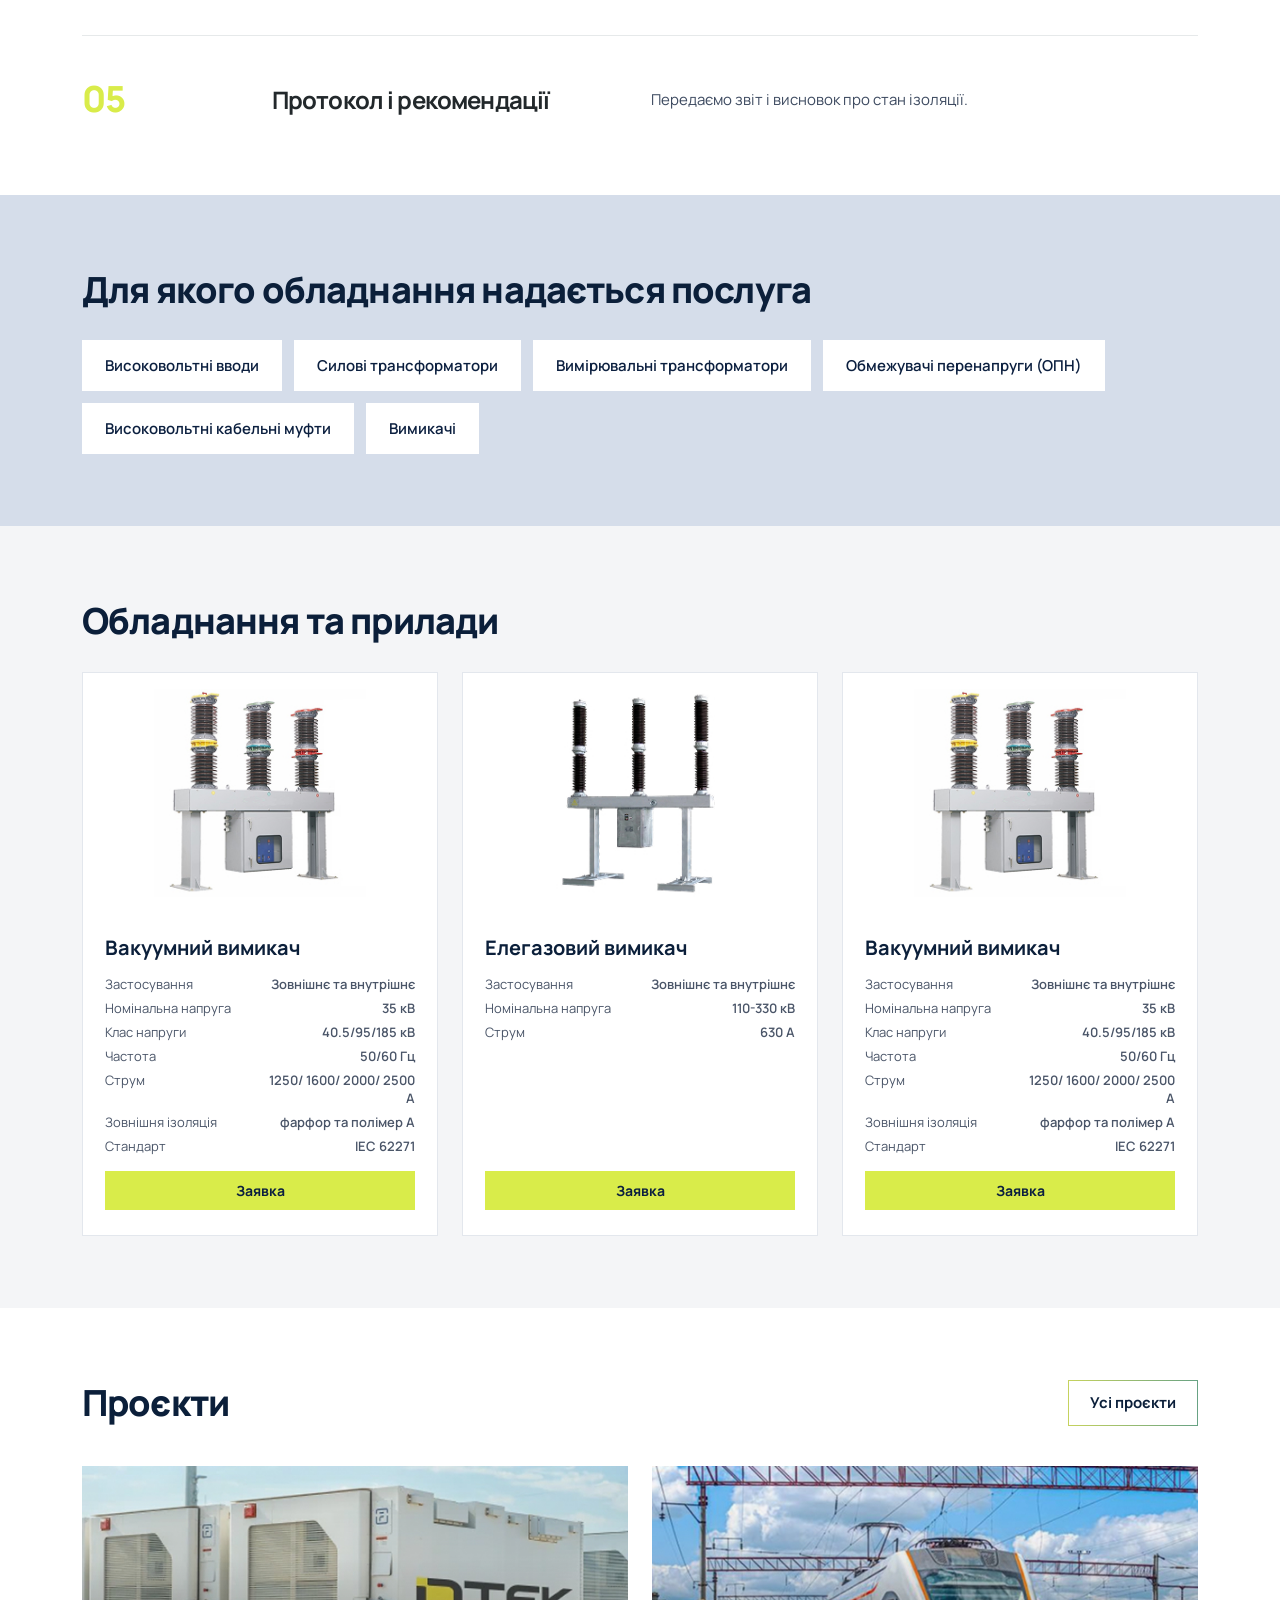
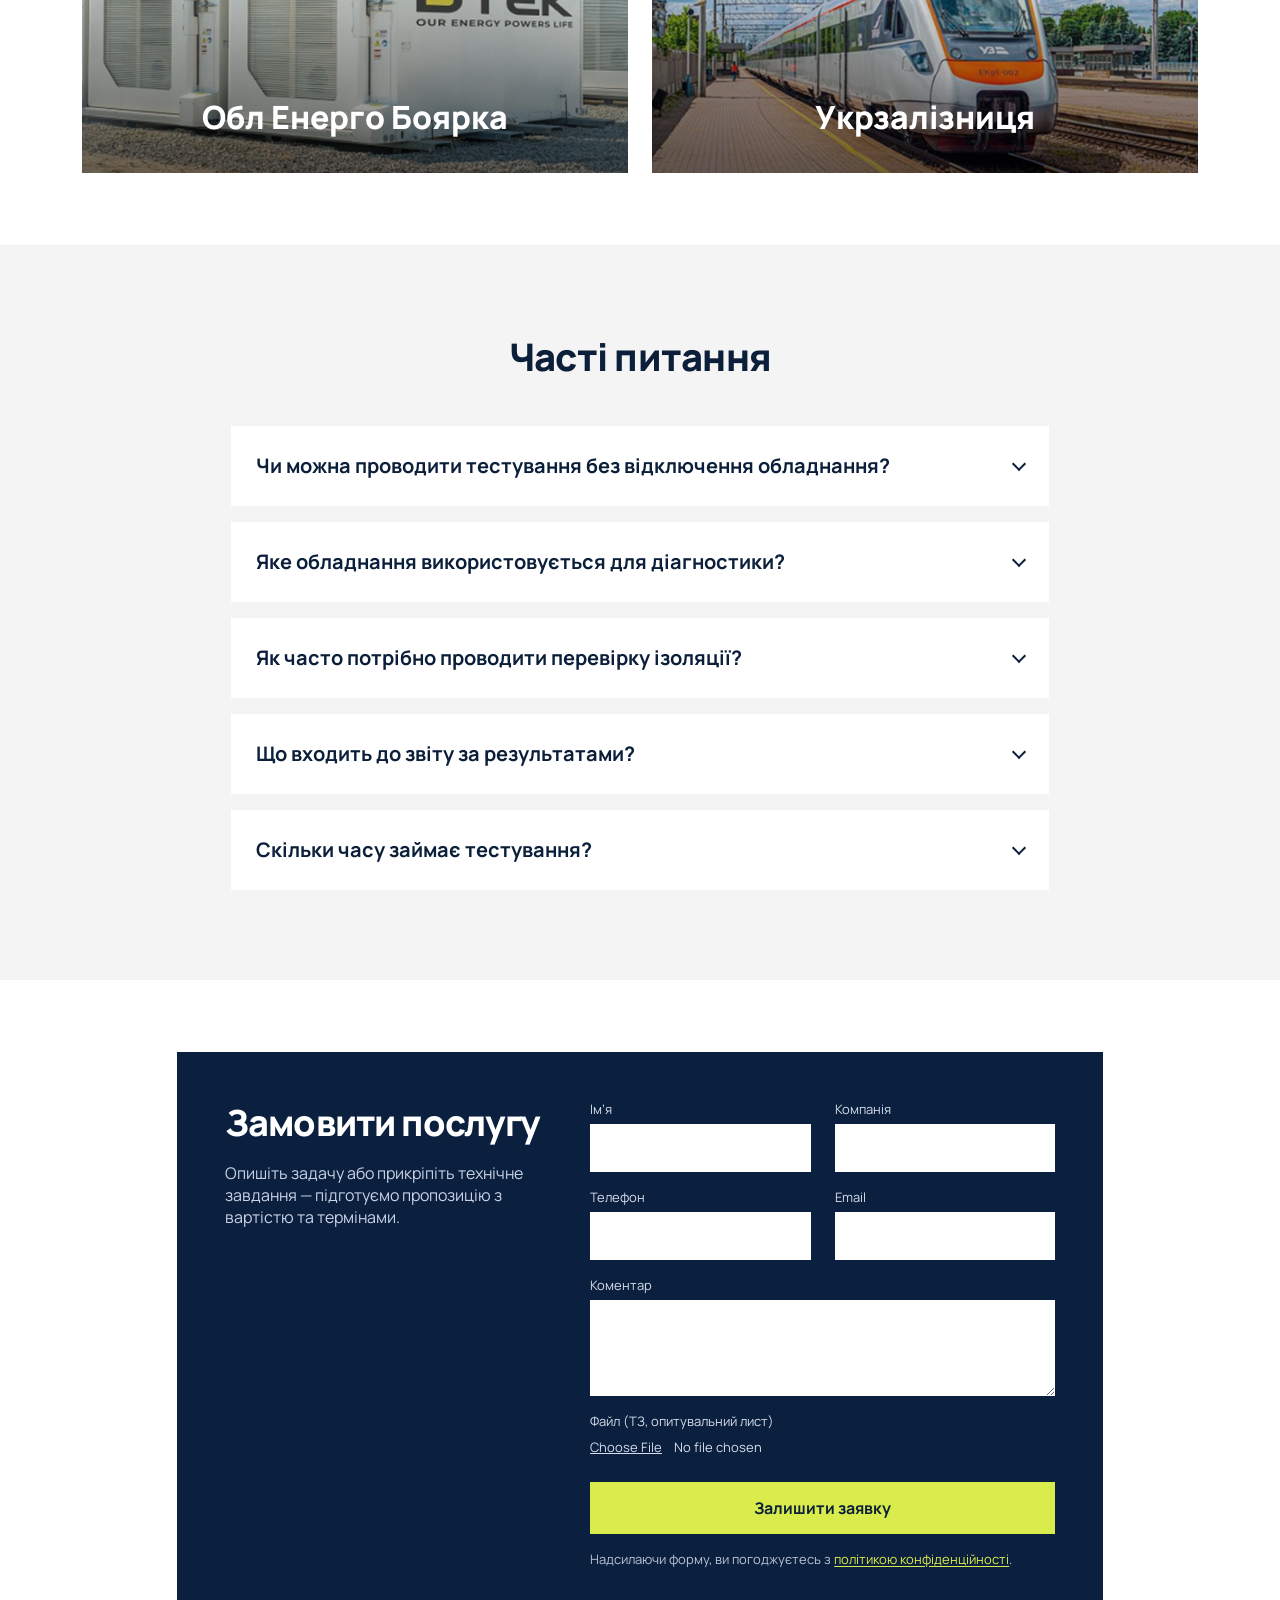
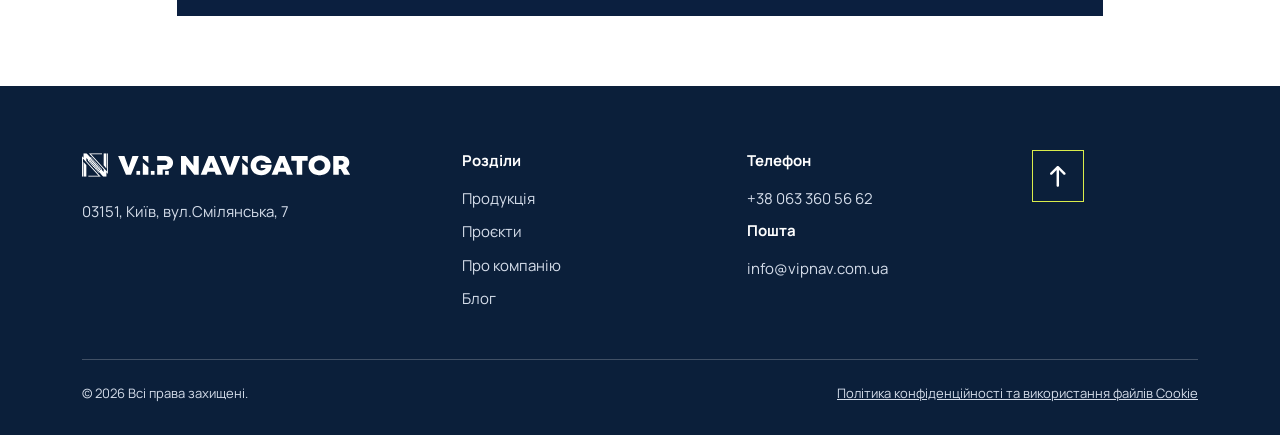
<file: service.html>
<!DOCTYPE html>
<html lang="uk">

<head>
    <meta charset="UTF-8">
    <meta http-equiv="X-UA-Compatible" content="IE=edge">
    <meta name="viewport" content="width=device-width, initial-scale=1.0">
    <title>Тестування ізоляції під напругою Positron, VIP Navigator</title>
    <meta name="description"
        content="Послуга тестування ізоляції високовольтного обладнання під робочою напругою системами Positron. Етапи робіт, обладнання, проєкти та заявка на діагностику від VIP Navigator.">
    <link rel="icon" type="image/png" href="favicon.png">

    <link rel="stylesheet" href="css/lib/bootstrap-grid.min.css">
    <link rel="stylesheet" href="css/lib/swiper.css">
    <link rel="stylesheet" href="css/lib/select2.css">
    <link rel="stylesheet" href="css/style.css">
</head>

<body>
    <div class="pagewrapper">
        <header class="header header__white">
            <div class="container">
                <div class="header__inner">
                    <a href="#" class="header__logo">
                        <img src="img/general/logo.svg" alt="VIP Navigator">
                    </a>
                    <div class="header__nav mobnav">
                        <nav aria-label="Primary navigation">
                            <ul class="menu">
                                <li class="menu-item"><a href="#">Послуги</a></li>
                                <li class="menu-item menu-item-has-children">
                                    <a href="#" aria-expanded="false">Продукція</a>
                                    <div class="sub-menu mega-menu">
                                        <div class="container">
                                            <div class="mega-menu__inner">
                                                <div class="mega-menu__body">
                                                    <p class="mega-menu__label">Продукція</p>
                                                    <div class="mega-menu__grid">
                                                        <div class="mega-menu__col">
                                                            <a href="#"
                                                                class="mega-menu__link mega-menu__link--title">Компенсація
                                                                реактивної потужності ВН/СН</a>
                                                            <div class="mega-menu__group">
                                                                <a href="#"
                                                                    class="mega-menu__link mega-menu__link--title">Трансформатори</a>
                                                                <ul class="mega-menu__sublist">
                                                                    <li><a href="#"
                                                                            class="mega-menu__link mega-menu__link--sub">Вимірювальні
                                                                            трансформатори</a></li>
                                                                    <li><a href="#"
                                                                            class="mega-menu__link mega-menu__link--sub">Силові
                                                                            трансформатори</a></li>
                                                                </ul>
                                                            </div>
                                                            <a href="#"
                                                                class="mega-menu__link mega-menu__link--title">Мобільна
                                                                трансформаторна підстанція</a>
                                                        </div>
                                                        <div class="mega-menu__col">
                                                            <div class="mega-menu__group">
                                                                <a href="#"
                                                                    class="mega-menu__link mega-menu__link--title">Вимикачі</a>
                                                                <ul class="mega-menu__sublist">
                                                                    <li><a href="#"
                                                                            class="mega-menu__link mega-menu__link--sub">Вакуумні
                                                                            вимикачі</a></li>
                                                                    <li><a href="#"
                                                                            class="mega-menu__link mega-menu__link--sub">Елегазові
                                                                            вимикачі</a></li>
                                                                </ul>
                                                            </div>
                                                            <a href="#"
                                                                class="mega-menu__link mega-menu__link--title">Високовольтні
                                                                роз’єднувачі</a>
                                                            <a href="#"
                                                                class="mega-menu__link mega-menu__link--title">Високовольтні
                                                                вводи</a>
                                                            <a href="#"
                                                                class="mega-menu__link mega-menu__link--title">Шинні
                                                                опори та жорстке ошинування</a>
                                                            <a href="#"
                                                                class="mega-menu__link mega-menu__link--title">Ізолятори</a>
                                                        </div>
                                                        <div class="mega-menu__col">
                                                            <a href="#"
                                                                class="mega-menu__link mega-menu__link--title">Обмежувачі
                                                                перенапруги (ОПН)</a>
                                                            <a href="#"
                                                                class="mega-menu__link mega-menu__link--title">Конденсатори
                                                                зв’язку</a>
                                                            <a href="#"
                                                                class="mega-menu__link mega-menu__link--title">Високовольтний
                                                                кабель</a>
                                                            <a href="#"
                                                                class="mega-menu__link mega-menu__link--title">Високовольтні
                                                                кабельні муфти</a>
                                                            <a href="#"
                                                                class="mega-menu__link mega-menu__link--title">БСС</a>
                                                            <a href="#"
                                                                class="mega-menu__link mega-menu__link--title">Тестери
                                                                для перевірки ізоляції під напругою</a>
                                                        </div>
                                                    </div>
                                                    <a href="#" class="mega-menu__all">
                                                        Уся продукція
                                                        <img src="img/general/btn-arrow.svg" alt="" width="18"
                                                            height="18">
                                                    </a>
                                                </div>
                                                <aside class="mega-menu__aside">
                                                    <div class="mega-menu__aside-content">
                                                        <p class="mega-menu__aside-title">Не знайшли потрібне?</p>
                                                        <p class="mega-menu__aside-text">Надішліть запит — підготуємо
                                                            комерційну пропозицію з вартістю та строками поставки.</p>
                                                    </div>
                                                    <a href="#" class="mega-menu__aside-btn">Отримати КП</a>
                                                </aside>
                                            </div>
                                        </div>
                                    </div>
                                </li>
                                <li class="menu-item"><a href="#">Проєкти</a></li>
                                <li class="menu-item menu-item-has-children">
                                    <a href="about-company.html" aria-expanded="false">Про компанію</a>
                                    <ul class="sub-menu">
                                        <li class="menu-item"><a href="about-company.html">Про компанію</a></li>
                                        <li class="menu-item"><a href="reviews-letters-of-rec.html">Відгуки та
                                                рекомендаційні листи</a></li>
                                    </ul>
                                </li>
                                <li class="menu-item"><a href="#">Блог</a></li>
                                <li class="menu-item"><a href="#">Контакти</a></li>
                            </ul>
                        </nav>
                        <div class="mobilenav-bottomsect">
                            <a class="mobilenav-bottomsect__phone" href="tel:+380633605662">
                                +38 063 360 56 62
                            </a>
                            <ul class="header__lang">
                                <li><a href="#" class="active">UA</a></li>
                                <li><a href="#">EN</a></li>
                            </ul>
                            <a href="#" class="green-btn">
                                Залишити заявку
                                <img src="img/general/btn-arrow.svg" alt="">
                            </a>
                        </div>
                    </div>
                    <div class="header__action">
                        <a href="tel:+380633605662" class="header__phone">
                            <span class="header__phone-text">+38 063 360 56 62</span>
                            <img class="header__phone-icon" src="img/general/phone-call.svg" alt="" width="32"
                                height="32">
                        </a>
                        <span class="header__lang-separator"></span>
                        <ul class="header__lang">
                            <li><a href="#" class="active">UA</a></li>
                            <li><a href="#">EN</a></li>
                            <li><a href="#">RU</a></li>
                        </ul>
                        <button class="burger-menu" type="button" aria-expanded="false" aria-label="Відкрити меню">
                            <span class="burger-menu__icon" aria-hidden="true">
                                <span class="burger-menu__line"></span>
                                <span class="burger-menu__line"></span>
                                <span class="burger-menu__line"></span>
                            </span>
                        </button>
                    </div>
                </div>
            </div>
        </header>

        <main class="main">
            <section class="category-head header-offset">
                <div class="container">
                    <nav class="breadcrumbs" aria-label="Breadcrumb">
                        <ol>
                            <li>
                                <a href="index.html">
                                    Головна
                                </a>
                            </li>
                            <li>
                                <a href="services.html">
                                    Послуги
                                </a>
                            </li>
                            <li aria-current="page">
                                Тестування ізоляції під напругою
                            </li>
                        </ol>
                    </nav>
                    <div class="category-head__intro">
                        <h1>
                            Тестування ізоляції під напругою<br>
                            приладом Positron
                        </h1>
                        <p>
                            Діагностика стану ізоляції високовольтного обладнання без виведення його
                            з роботи: виявляємо дефекти на ранній стадії та даємо висновок про можливість подальшої
                            експлуатації.
                        </p>
                    </div>

                </div>
            </section>

            <div class="service-image">
                <div class="container">
                    <img class="service-content__img" src="img/services/service-hero.jpg" width="1240" height="520"
                        alt="Тестування ізоляції під напругою приладом Positron">
                </div>
            </div>

            <section class="stages">
                <div class="container">
                    <h2 class="titleh3">Етапи робіт</h2>
                    <div class="stages__list">
                        <div class="stages__item">
                            <div class="stages__item-number">01</div>
                            <div class="stages__item-title">
                                <h3>Заявка та уточнення</h3>
                            </div>
                            <div class="stages__item-text">
                                <p>
                                    Отримуємо дані про обладнання, умови експлуатації та терміни.
                                </p>
                            </div>
                        </div>
                        <div class="stages__item">
                            <div class="stages__item-number">02</div>
                            <div class="stages__item-title">
                                <h3>Підготовка та виїзд</h3>
                            </div>
                            <div class="stages__item-text">
                                <p>
                                    Погоджуємо програму робіт і вимоги безпеки, виїжджаємо на об’єкт.
                                </p>
                            </div>
                        </div>
                        <div class="stages__item">
                            <div class="stages__item-number">03</div>
                            <div class="stages__item-title">
                                <h3>Вимірювання</h3>
                            </div>
                            <div class="stages__item-text">
                                <p>
                                    Виконуємо тестування ізоляції під робочою напругою приладом Positron.
                                </p>
                            </div>
                        </div>
                        <div class="stages__item">
                            <div class="stages__item-number">04</div>
                            <div class="stages__item-title">
                                <h3>Аналіз результатів</h3>
                            </div>
                            <div class="stages__item-text">
                                <p>
                                    Обробляємо дані, порівнюємо з нормативами та попередніми вимірюваннями.
                                </p>
                            </div>
                        </div>
                        <div class="stages__item">
                            <div class="stages__item-number">05</div>
                            <div class="stages__item-title">
                                <h3>Протокол і рекомендації</h3>
                            </div>
                            <div class="stages__item-text">
                                <p>
                                    Передаємо звіт і висновок про стан ізоляції.
                                </p>
                            </div>
                        </div>
                    </div>
                </div>
            </section>

            <section class="equipment">
                <div class="container">
                    <h2 class="titleh3">Для якого обладнання надається послуга</h2>
                    <ul class="equipment__list">
                        <li><a href="#">Високовольтні вводи</a></li>
                        <li><a href="#">Силові трансформатори</a></li>
                        <li><a href="#">Вимірювальні трансформатори</a></li>
                        <li><a href="#">Обмежувачі перенапруги (ОПН)</a></li>
                        <li><a href="#">Високовольтні кабельні муфти</a></li>
                        <li><a href="#">Вимикачі</a></li>
                    </ul>
                </div>
            </section>

            <section class="similar-products services-page">
                <div class="container">
                    <h2 class="titleh3">Обладнання та прилади</h2>
                    <div
                        class="swiper similar-products__slider swiper-initialized swiper-horizontal swiper-backface-hidden">
                        <div class="swiper-wrapper" id="swiper-wrapper-dc167d2c35ad107108" aria-live="polite">
                            <div class="swiper-slide swiper-slide-active" role="group" aria-label="1 / 3"
                                style="width: 397.333px; margin-right: 24px;">
                                <div class="scategory-item">
                                    <div class="scategory-item-media">
                                        <img src="img/category/vakuumnyy-vymykach-abb-vd4-card.jpg" alt="Вакуумний вимикач ABB VD4">
                                    </div>
                                    <div class="scategory-item-info">
                                        <div class="scategory-item-top">
                                            <a href="product.html" class="title">Вакуумний вимикач</a>
                                            <dl class="scategory-item-specs">
                                                <div class="scategory-item-spec">
                                                    <dt>Застосування</dt>
                                                    <dd>Зовнішнє та внутрішнє</dd>
                                                </div>
                                                <div class="scategory-item-spec">
                                                    <dt>Номінальна напруга</dt>
                                                    <dd>35 кВ</dd>
                                                </div>
                                                <div class="scategory-item-spec">
                                                    <dt>Клас напруги </dt>
                                                    <dd>40.5/95/185 кВ</dd>
                                                </div>
                                                <div class="scategory-item-spec">
                                                    <dt>Частота</dt>
                                                    <dd>50/60 Гц</dd>
                                                </div>
                                                <div class="scategory-item-spec">
                                                    <dt>Струм</dt>
                                                    <dd>1250/ 1600/ 2000/ 2500 А</dd>
                                                </div>
                                                <div class="scategory-item-spec">
                                                    <dt>Зовнішня ізоляція</dt>
                                                    <dd>фарфор та полімер A</dd>
                                                </div>
                                                <div class="scategory-item-spec">
                                                    <dt>Стандарт</dt>
                                                    <dd>IEC 62271</dd>
                                                </div>
                                            </dl>
                                        </div>
                                        <div class="scategory-item-bottom">
                                            <a href="#" class="scategory-btn">Заявка</a>
                                        </div>
                                    </div>
                                </div>
                            </div>
                            <div class="swiper-slide swiper-slide-next" role="group" aria-label="2 / 3"
                                style="width: 397.333px; margin-right: 24px;">
                                <div class="scategory-item">
                                    <div class="scategory-item-media">
                                        <img src="img/category/vakuumnyy-vymykach-siemens-vd4-card.jpg" alt="Елегазовий вимикач Siemens">
                                    </div>
                                    <div class="scategory-item-info">
                                        <div class="scategory-item-top">
                                            <a href="product.html" class="title">Елегазовий вимикач</a>
                                            <dl class="scategory-item-specs">
                                                <div class="scategory-item-spec">
                                                    <dt>Застосування</dt>
                                                    <dd>Зовнішнє та внутрішнє</dd>
                                                </div>
                                                <div class="scategory-item-spec">
                                                    <dt>Номінальна напруга</dt>
                                                    <dd>110-330 кВ</dd>
                                                </div>
                                                <div class="scategory-item-spec">
                                                    <dt>Струм</dt>
                                                    <dd>630 А</dd>
                                                </div>
                                            </dl>
                                        </div>
                                        <div class="scategory-item-bottom">
                                            <a href="#" class="scategory-btn">Заявка</a>
                                        </div>
                                    </div>
                                </div>
                            </div>
                            <div class="swiper-slide" role="group" aria-label="3 / 3"
                                style="width: 397.333px; margin-right: 24px;">
                                <div class="scategory-item">
                                    <div class="scategory-item-media">
                                        <img src="img/category/vakuumnyy-vymykach-abb-vd4-card.jpg" alt="Вакуумний вимикач ABB VD4">
                                    </div>
                                    <div class="scategory-item-info">
                                        <div class="scategory-item-top">
                                            <a href="product.html" class="title">Вакуумний вимикач</a>
                                            <dl class="scategory-item-specs">
                                                <div class="scategory-item-spec">
                                                    <dt>Застосування</dt>
                                                    <dd>Зовнішнє та внутрішнє</dd>
                                                </div>
                                                <div class="scategory-item-spec">
                                                    <dt>Номінальна напруга</dt>
                                                    <dd>35 кВ</dd>
                                                </div>
                                                <div class="scategory-item-spec">
                                                    <dt>Клас напруги </dt>
                                                    <dd>40.5/95/185 кВ</dd>
                                                </div>
                                                <div class="scategory-item-spec">
                                                    <dt>Частота</dt>
                                                    <dd>50/60 Гц</dd>
                                                </div>
                                                <div class="scategory-item-spec">
                                                    <dt>Струм</dt>
                                                    <dd>1250/ 1600/ 2000/ 2500 А</dd>
                                                </div>
                                                <div class="scategory-item-spec">
                                                    <dt>Зовнішня ізоляція</dt>
                                                    <dd>фарфор та полімер A</dd>
                                                </div>
                                                <div class="scategory-item-spec">
                                                    <dt>Стандарт</dt>
                                                    <dd>IEC 62271</dd>
                                                </div>
                                            </dl>
                                        </div>
                                        <div class="scategory-item-bottom">
                                            <a href="#" class="scategory-btn">Заявка</a>
                                        </div>
                                    </div>
                                </div>
                            </div>
                        </div>
                        <span class="swiper-notification" aria-live="assertive" aria-atomic="true"></span>
                    </div>
                </div>
            </section>

            <section class="projects__services">
                <div class="container">
                    <div class="projects_header">
                        <div class="row align-items-end">
                            <div class="col-lg-9 col-md-7">
                                <h2 class="titleh3">Проєкти</h2>
                            </div>
                            <div class="col-lg-3 col-md-5 text-end">
                                <a href="#" class="transparent-btn hovergreen">
                                    Усі проєкти
                                </a>
                            </div>
                        </div>
                    </div>
                    <div class="row category-projects__row">
                        <div class="col-md-6">
                            <div class="projects-card projects-card--has-more">
                                <span class="projects-card__media">
                                    <img src="img/services/img1.jpg" alt="Проєкт Обл Енерго Боярка">
                                </span>
                                <span class="projects-card__title">Обл Енерго Боярка</span>
                                <span class="projects-card-more">
                                    <span class="projects-card-more__content">
                                        <span class="projects-card-more__text">
                                            Поставка та введення в експлуатацію високовольтного обладнання для
                                            підстанції регіонального оператора.

                                        </span>
                                    </span>
                                    <a href="project.html" class="projects-card-more__btn">Детальніше</a>
                                </span>
                            </div>
                        </div>
                        <div class="col-md-6">
                            <div class="projects-card projects-card--has-more">
                                <span class="projects-card__media">
                                    <img src="img/services/img2.jpg"
                                        alt="Проєкт Укрзалізниця — високовольтне обладнання">
                                </span>
                                <span class="projects-card__title">Укрзалізниця</span>
                                <span class="projects-card-more">
                                    <span class="projects-card-more__content">
                                        <img src="img/category/uz-logo.png" alt="Логотип Укрзалізниця">
                                        <span class="projects-card-more__text">
                                            Забезпечення надійної роботи залізничної інфраструктури завдяки сучасному
                                            електротехнічному обладнанню.
                                        </span>
                                    </span>
                                    <a href="project.html" class="projects-card-more__btn">Детальніше</a>
                                </span>
                            </div>
                        </div>
                    </div>
                </div>
            </section>

            <section class="faq faq-services">
                <div class="container">
                    <div class="faq__inner">
                        <h2 class="faq__title">Часті питання</h2>
                        <div class="faq__list">
                            <div class="faq__item">
                                <button type="button" class="faq__summary" aria-expanded="false"
                                    aria-controls="faq-answer-1" id="faq-question-1">
                                    <span class="faq__summary-text">Чи можна проводити тестування без відключення
                                        обладнання?</span>
                                    <span class="faq__icon" aria-hidden="true"></span>
                                </button>
                                <div class="faq__answer" id="faq-answer-1" role="region"
                                    aria-labelledby="faq-question-1" hidden>
                                    <p>
                                        Lorem ipsum dolor sit amet consectetur adipisicing elit. Aliquid veritatis velit
                                        quo officia aspernatur sit dolores? Non ad veritatis ex modi, voluptatibus sunt
                                        quibusdam, expedita vel atque quia eos qui?
                                    </p>
                                </div>
                            </div>
                            <div class="faq__item">
                                <button type="button" class="faq__summary" aria-expanded="false"
                                    aria-controls="faq-answer-2" id="faq-question-2">
                                    <span class="faq__summary-text">Яке обладнання використовується для
                                        діагностики?</span>
                                    <span class="faq__icon" aria-hidden="true"></span>
                                </button>
                                <div class="faq__answer" id="faq-answer-2" role="region"
                                    aria-labelledby="faq-question-2" hidden>
                                    <p>
                                        Lorem ipsum dolor sit amet consectetur adipisicing elit. Aliquid veritatis velit
                                        quo officia aspernatur sit dolores? Non ad veritatis ex modi, voluptatibus sunt
                                        quibusdam, expedita vel atque quia eos qui?
                                    </p>
                                </div>
                            </div>
                            <div class="faq__item">
                                <button type="button" class="faq__summary" aria-expanded="false"
                                    aria-controls="faq-answer-3" id="faq-question-3">
                                    <span class="faq__summary-text">Як часто потрібно проводити перевірку
                                        ізоляції?</span>
                                    <span class="faq__icon" aria-hidden="true"></span>
                                </button>
                                <div class="faq__answer" id="faq-answer-3" role="region"
                                    aria-labelledby="faq-question-3" hidden>
                                    <p>
                                        Lorem ipsum dolor sit amet consectetur adipisicing elit. Aliquid veritatis velit
                                        quo officia aspernatur sit dolores? Non ad veritatis ex modi, voluptatibus sunt
                                        quibusdam, expedita vel atque quia eos qui?
                                    </p>
                                </div>
                            </div>
                            <div class="faq__item">
                                <button type="button" class="faq__summary" aria-expanded="false"
                                    aria-controls="faq-answer-4" id="faq-question-4">
                                    <span class="faq__summary-text">
                                        Що входить до звіту за результатами?
                                    </span>
                                    <span class="faq__icon" aria-hidden="true"></span>
                                </button>
                                <div class="faq__answer" id="faq-answer-4" role="region"
                                    aria-labelledby="faq-question-4" hidden>
                                    <p>
                                        Lorem ipsum dolor sit amet consectetur adipisicing elit. Aliquid veritatis velit
                                        quo officia aspernatur sit dolores? Non ad veritatis ex modi, voluptatibus sunt
                                        quibusdam, expedita vel atque quia eos qui?
                                    </p>
                                </div>
                            </div>
                            <div class="faq__item">
                                <button type="button" class="faq__summary" aria-expanded="false"
                                    aria-controls="faq-answer-5" id="faq-question-5">
                                    <span class="faq__summary-text">
                                        Скільки часу займає тестування?
                                    </span>
                                    <span class="faq__icon" aria-hidden="true"></span>
                                </button>
                                <div class="faq__answer" id="faq-answer-5" role="region"
                                    aria-labelledby="faq-question-5" hidden>
                                    <p>
                                        Lorem ipsum dolor sit amet consectetur adipisicing elit. Aliquid veritatis velit
                                        quo officia aspernatur sit dolores? Non ad veritatis ex modi, voluptatibus sunt
                                        quibusdam, expedita vel atque quia eos qui?
                                    </p>
                                </div>
                            </div>
                        </div>
                    </div>
                </div>
            </section>

            <section class="order-service">
                <div class="container">
                    <div class="row justify-content-center">
                        <div class="col-lg-10">
                            <div class="order-service__wrapper">
                                <div class="order-service__left">
                                    <h2 class="titleh3">Замовити послугу</h2>
                                    <p>
                                        Опишіть задачу або прикріпіть технічне завдання — підготуємо пропозицію з
                                        вартістю та термінами.
                                    </p>
                                </div>
                                <div class="order-service__right">
                                    <form class="order-service-form" action="#" method="post"
                                        enctype="multipart/form-data">
                                        <div class="row order-service-form__row">
                                            <div class="col-md-6">
                                                <div class="order-service-form__group">
                                                    <label for="service-order-name">Ім’я</label>
                                                    <input type="text" id="service-order-name" name="name"
                                                        autocomplete="name">
                                                </div>
                                            </div>
                                            <div class="col-md-6">
                                                <div class="order-service-form__group">
                                                    <label for="service-order-company">Компанія</label>
                                                    <input type="text" id="service-order-company" name="company"
                                                        autocomplete="organization">
                                                </div>
                                            </div>
                                            <div class="col-md-6">
                                                <div class="order-service-form__group">
                                                    <label for="service-order-phone">Телефон</label>
                                                    <input type="tel" id="service-order-phone" name="phone"
                                                        autocomplete="tel">
                                                </div>
                                            </div>
                                            <div class="col-md-6">
                                                <div class="order-service-form__group">
                                                    <label for="service-order-email">Email</label>
                                                    <input type="email" id="service-order-email" name="email"
                                                        autocomplete="email">
                                                </div>
                                            </div>
                                            <div class="col-12">
                                                <div class="order-service-form__group">
                                                    <label for="service-order-comment">Коментар</label>
                                                    <textarea id="service-order-comment" name="comment"
                                                        rows="3"></textarea>
                                                </div>
                                            </div>
                                            <div class="col-12">
                                                <div class="order-service-form__group">
                                                    <label for="service-order-file">Файл (ТЗ, опитувальний лист)</label>
                                                    <input type="file" id="service-order-file" name="attachment">
                                                </div>
                                            </div>
                                        </div>
                                        <button type="submit" class="green-btn order-service-form__submit">Залишити
                                            заявку</button>
                                        <p class="order-service-form__privacy">
                                            Надсилаючи форму, ви погоджуєтесь з <a href="#">політикою
                                                конфіденційності</a>.
                                        </p>
                                    </form>
                                </div>
                            </div>
                        </div>
                    </div>
                </div>
            </section>
        </main>

        <footer class="footer">
            <div class="container">
                <div class="footer__top">
                    <div class="row">
                        <div class="col-lg-4 ">
                            <div class="footer__logo">
                                <a href="#">
                                    <img src="img/general/logo-footer.svg" alt="VIP Navigator">
                                </a>
                                <p>
                                    03151, Київ, вул.Смілянська, 7
                                </p>
                            </div>
                        </div>
                        <div class="col-lg-3 col-md-5 col-6">
                            <div class="footer__menu">
                                <p class="title">Розділи</p>
                                <ul class="footer__nav">
                                    <li>
                                        <a href="#">
                                            Продукція
                                        </a>
                                    </li>
                                    <li>
                                        <a href="#">
                                            Проєкти
                                        </a>
                                    </li>
                                    <li>
                                        <a href="#">
                                            Про компанію
                                        </a>
                                    </li>
                                    <li>
                                        <a href="#">
                                            Блог
                                        </a>
                                    </li>
                                </ul>
                            </div>
                        </div>
                        <div class="col-lg-3 col-md-5 col-6">
                            <div class="footer__menu">
                                <p class="title">Телефон</p>
                                <ul class="footer__nav">
                                    <li>
                                        <a href="tel:+380633605662">
                                            +38 063 360 56 62
                                        </a>
                                    </li>
                                </ul>
                                <p class="title">Пошта</p>
                                <ul class="footer__nav">
                                    <li>
                                        <a href="mailto:info@vipnav.com.ua">
                                            info@vipnav.com.ua
                                        </a>
                                    </li>
                                </ul>
                            </div>
                        </div>
                        <div class="col-md-2">
                            <button class="totop" type="button" aria-label="Прокрутити сторінку вгору">
                                <img src="img/general/totop.svg" alt="">
                            </button>
                        </div>
                    </div>
                </div>
                <div class="footer__bottom">
                    <div class="row align-items-center">
                        <div class="col-lg-6 col-md-5 order-2 order-md-1">
                            <p>© 2026 Всі права захищені.</p>
                        </div>
                        <div class="col-lg-6 col-md-7 order-1 order-md-2">
                            <a class="footer__legal-link" href="#">Політика конфіденційності та використання файлів
                                Cookie</a>
                        </div>
                    </div>
                </div>
            </div>
        </footer>
    </div>
</body>

<script src="js/lib/jquery.js"></script>
<script src="js/lib/swiper.js"></script>
<script src="js/lib/select2.js"></script>
<script src="js/main.js"></script>

</html>
</file>
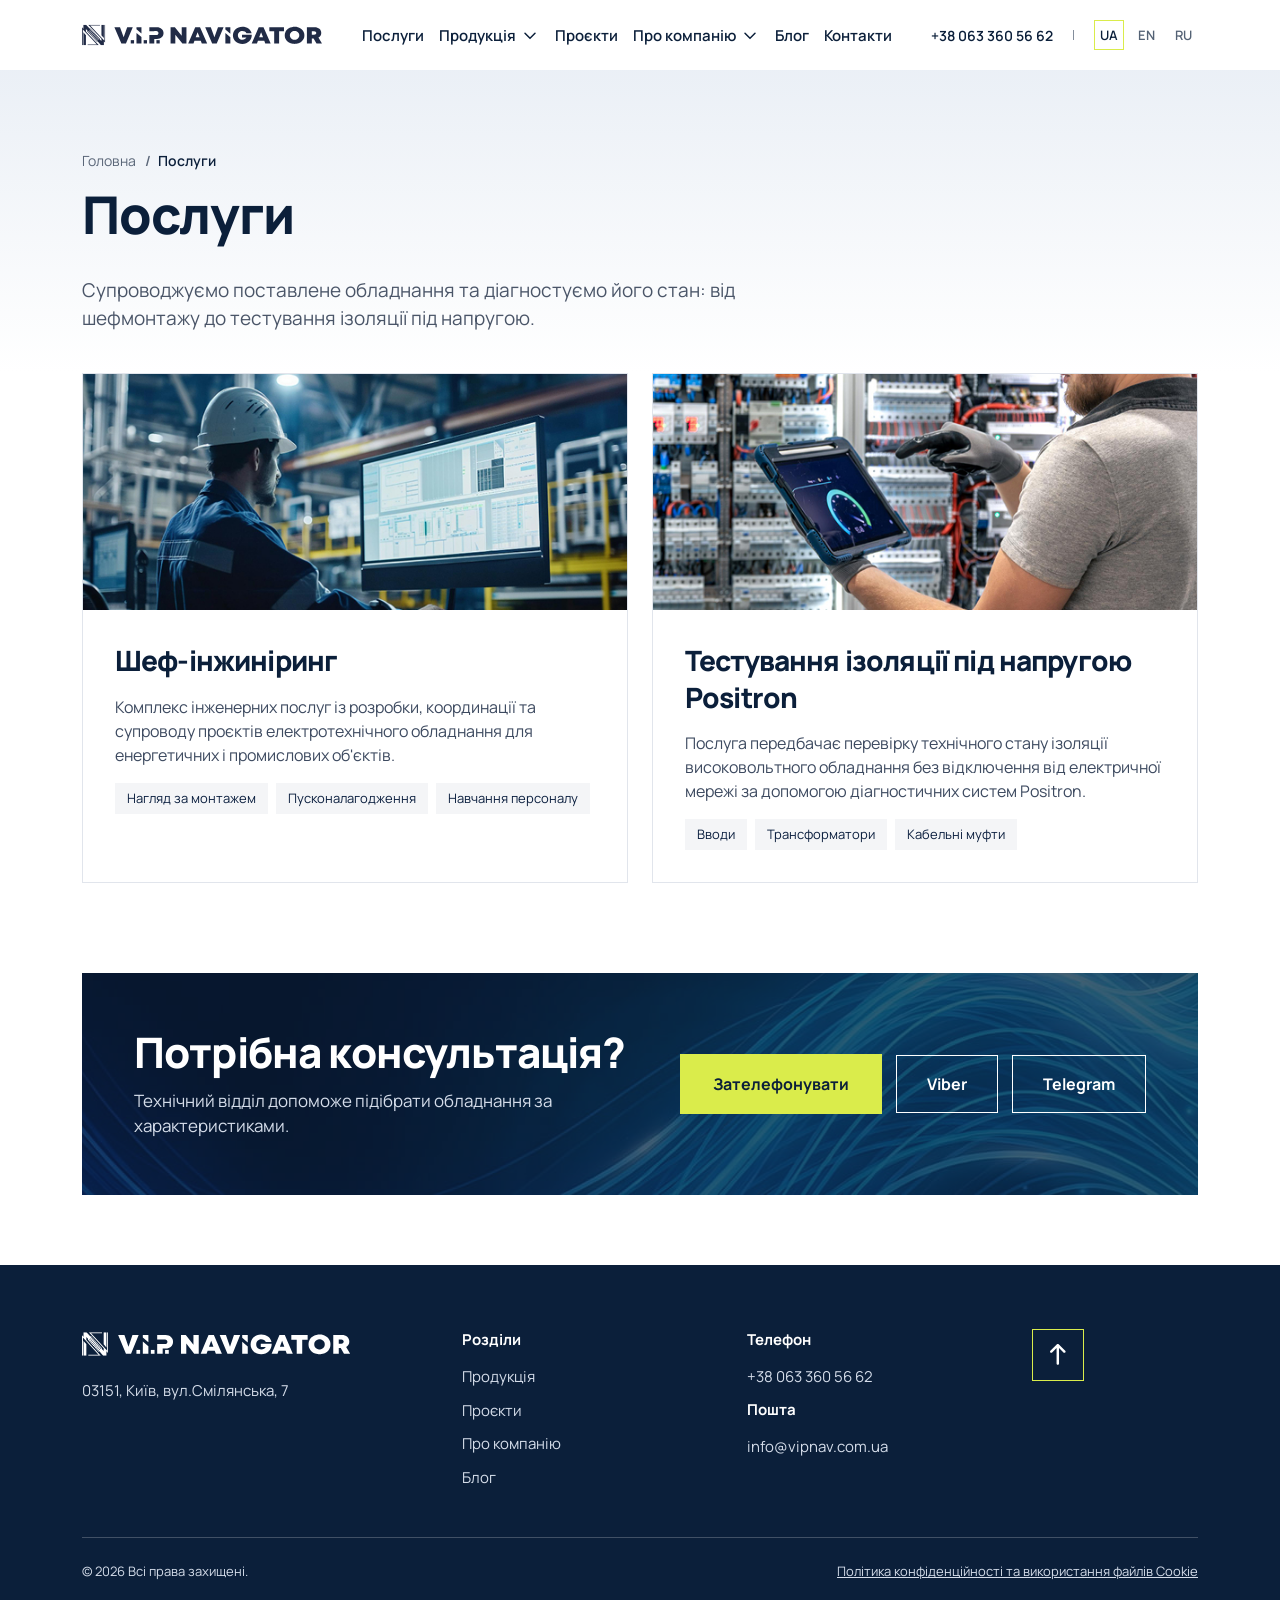
<file: services.html>
<!DOCTYPE html>
<html lang="uk">

<head>
    <meta charset="UTF-8">
    <meta http-equiv="X-UA-Compatible" content="IE=edge">
    <meta name="viewport" content="width=device-width, initial-scale=1.0">
    <title>Послуги VIP Navigator, шеф-інжиніринг та діагностика ізоляції</title>
    <meta name="description"
        content="Послуги VIP Navigator: шеф-інжиніринг для підстанцій і тестування ізоляції під напругою системами Positron. Оберіть послугу та залиште заявку на консультацію.">
    <link rel="icon" type="image/png" href="favicon.png">

    <link rel="stylesheet" href="css/lib/bootstrap-grid.min.css">
    <link rel="stylesheet" href="css/lib/swiper.css">
    <link rel="stylesheet" href="css/lib/select2.css">
    <link rel="stylesheet" href="css/style.css">
</head>

<body>
    <div class="pagewrapper">
        <header class="header header__white">
            <div class="container">
                <div class="header__inner">
                    <a href="#" class="header__logo">
                        <img src="img/general/logo.svg" alt="VIP Navigator">
                    </a>
                    <div class="header__nav mobnav">
                        <nav aria-label="Primary navigation">
                            <ul class="menu">
                                <li class="menu-item"><a href="#">Послуги</a></li>
                                <li class="menu-item menu-item-has-children">
                                    <a href="#" aria-expanded="false">Продукція</a>
                                    <div class="sub-menu mega-menu">
                                        <div class="container">
                                            <div class="mega-menu__inner">
                                                <div class="mega-menu__body">
                                                    <p class="mega-menu__label">Продукція</p>
                                                    <div class="mega-menu__grid">
                                                        <div class="mega-menu__col">
                                                            <a href="#"
                                                                class="mega-menu__link mega-menu__link--title">Компенсація
                                                                реактивної потужності ВН/СН</a>
                                                            <div class="mega-menu__group">
                                                                <a href="#"
                                                                    class="mega-menu__link mega-menu__link--title">Трансформатори</a>
                                                                <ul class="mega-menu__sublist">
                                                                    <li><a href="#"
                                                                            class="mega-menu__link mega-menu__link--sub">Вимірювальні
                                                                            трансформатори</a></li>
                                                                    <li><a href="#"
                                                                            class="mega-menu__link mega-menu__link--sub">Силові
                                                                            трансформатори</a></li>
                                                                </ul>
                                                            </div>
                                                            <a href="#"
                                                                class="mega-menu__link mega-menu__link--title">Мобільна
                                                                трансформаторна підстанція</a>
                                                        </div>
                                                        <div class="mega-menu__col">
                                                            <div class="mega-menu__group">
                                                                <a href="#"
                                                                    class="mega-menu__link mega-menu__link--title">Вимикачі</a>
                                                                <ul class="mega-menu__sublist">
                                                                    <li><a href="#"
                                                                            class="mega-menu__link mega-menu__link--sub">Вакуумні
                                                                            вимикачі</a></li>
                                                                    <li><a href="#"
                                                                            class="mega-menu__link mega-menu__link--sub">Елегазові
                                                                            вимикачі</a></li>
                                                                </ul>
                                                            </div>
                                                            <a href="#"
                                                                class="mega-menu__link mega-menu__link--title">Високовольтні
                                                                роз’єднувачі</a>
                                                            <a href="#"
                                                                class="mega-menu__link mega-menu__link--title">Високовольтні
                                                                вводи</a>
                                                            <a href="#"
                                                                class="mega-menu__link mega-menu__link--title">Шинні
                                                                опори та жорстке ошинування</a>
                                                            <a href="#"
                                                                class="mega-menu__link mega-menu__link--title">Ізолятори</a>
                                                        </div>
                                                        <div class="mega-menu__col">
                                                            <a href="#"
                                                                class="mega-menu__link mega-menu__link--title">Обмежувачі
                                                                перенапруги (ОПН)</a>
                                                            <a href="#"
                                                                class="mega-menu__link mega-menu__link--title">Конденсатори
                                                                зв’язку</a>
                                                            <a href="#"
                                                                class="mega-menu__link mega-menu__link--title">Високовольтний
                                                                кабель</a>
                                                            <a href="#"
                                                                class="mega-menu__link mega-menu__link--title">Високовольтні
                                                                кабельні муфти</a>
                                                            <a href="#"
                                                                class="mega-menu__link mega-menu__link--title">БСС</a>
                                                            <a href="#"
                                                                class="mega-menu__link mega-menu__link--title">Тестери
                                                                для перевірки ізоляції під напругою</a>
                                                        </div>
                                                    </div>
                                                    <a href="#" class="mega-menu__all">
                                                        Уся продукція
                                                        <img src="img/general/btn-arrow.svg" alt="" width="18"
                                                            height="18">
                                                    </a>
                                                </div>
                                                <aside class="mega-menu__aside">
                                                    <div class="mega-menu__aside-content">
                                                        <p class="mega-menu__aside-title">Не знайшли потрібне?</p>
                                                        <p class="mega-menu__aside-text">Надішліть запит — підготуємо
                                                            комерційну пропозицію з вартістю та строками поставки.</p>
                                                    </div>
                                                    <a href="#" class="mega-menu__aside-btn">Отримати КП</a>
                                                </aside>
                                            </div>
                                        </div>
                                    </div>
                                </li>
                                <li class="menu-item"><a href="#">Проєкти</a></li>
                                <li class="menu-item menu-item-has-children">
                                    <a href="about-company.html" aria-expanded="false">Про компанію</a>
                                    <ul class="sub-menu">
                                        <li class="menu-item"><a href="about-company.html">Про компанію</a></li>
                                        <li class="menu-item"><a href="reviews-letters-of-rec.html">Відгуки та
                                                рекомендаційні листи</a></li>
                                    </ul>
                                </li>
                                <li class="menu-item"><a href="#">Блог</a></li>
                                <li class="menu-item"><a href="#">Контакти</a></li>
                            </ul>
                        </nav>
                        <div class="mobilenav-bottomsect">
                            <a class="mobilenav-bottomsect__phone" href="tel:+380633605662">
                                +38 063 360 56 62
                            </a>
                            <ul class="header__lang">
                                <li><a href="#" class="active">UA</a></li>
                                <li><a href="#">EN</a></li>
                            </ul>
                            <a href="#" class="green-btn">
                                Залишити заявку
                                <img src="img/general/btn-arrow.svg" alt="">
                            </a>
                        </div>
                    </div>
                    <div class="header__action">
                        <a href="tel:+380633605662" class="header__phone">
                            <span class="header__phone-text">+38 063 360 56 62</span>
                            <img class="header__phone-icon" src="img/general/phone-call.svg" alt="" width="32"
                                height="32">
                        </a>
                        <span class="header__lang-separator"></span>
                        <ul class="header__lang">
                            <li><a href="#" class="active">UA</a></li>
                            <li><a href="#">EN</a></li>
                            <li><a href="#">RU</a></li>
                        </ul>
                        <button class="burger-menu" type="button" aria-expanded="false" aria-label="Відкрити меню">
                            <span class="burger-menu__icon" aria-hidden="true">
                                <span class="burger-menu__line"></span>
                                <span class="burger-menu__line"></span>
                                <span class="burger-menu__line"></span>
                            </span>
                        </button>
                    </div>
                </div>
            </div>
        </header>

        <main class="main">
            <section class="category-head header-offset">
                <div class="container">
                    <nav class="breadcrumbs" aria-label="Breadcrumb">
                        <ol>
                            <li>
                                <a href="index.html">
                                    Головна
                                </a>
                            </li>
                            <li aria-current="page">
                                Послуги
                            </li>
                        </ol>
                    </nav>
                    <div class="category-head__intro">
                        <h1>
                            Послуги
                        </h1>
                        <p>
                            Супроводжуємо поставлене обладнання та діагностуємо його стан: від шефмонтажу до тестування
                            ізоляції під напругою.
                        </p>
                    </div>

                </div>
            </section>

            <section class="services-list">
                <div class="container">
                    <div class="row">
                        <div class="col-md-6">
                            <article class="service-item">
                                <div class="service-item__media">
                                    <img src="img/services/shef-inzhynirynh.jpg" alt="Шеф-інжиніринг">
                                </div>
                                <div class="service-item__content">
                                    <h2 class="service-item__title">
                                        <a class="service-item__title-link"
                                            href="#">Шеф-інжиніринг</a>
                                    </h2>
                                    <p>
                                        Комплекс інженерних послуг із розробки, координації та супроводу проєктів
                                        електротехнічного обладнання для енергетичних і промислових об'єктів.
                                    </p>
                                    <ul class="service-item__tags">
                                        <li>Нагляд за монтажем</li>
                                        <li>Пусконалагодження</li>
                                        <li>Навчання персоналу</li>
                                    </ul>
                                </div>
                            </article>
                        </div>
                        <div class="col-md-6">
                            <article class="service-item">
                                <div class="service-item__media">
                                    <img src="img/services/testuvannya-izolyatsiya-positron.jpg" alt="Тестування ізоляції під напругою Positron">
                                </div>
                                <div class="service-item__content">
                                    <h2 class="service-item__title">
                                        <a class="service-item__title-link"
                                            href="#">Тестування
                                            ізоляції під напругою Positron</a>
                                    </h2>
                                    <p>
                                        Послуга передбачає перевірку технічного стану ізоляції високовольтного
                                        обладнання без відключення від електричної мережі за допомогою діагностичних
                                        систем Positron.
                                    </p>
                                    <ul class="service-item__tags">
                                        <li>Вводи</li>
                                        <li>Трансформатори</li>
                                        <li>Кабельні муфти</li>
                                    </ul>
                                </div>
                            </article>
                        </div>
                    </div>
                </div>
            </section>

            <section class="cta cta_consultation">
                <div class="container">
                    <div class="cta1">
                        <picture class="cta__bg">
                            <source media="(max-width: 575.8px)" srcset="img/main/konsultatsiya-tekhnichnyi-viddil-mobile.jpg">
                            <img src="img/main/konsultatsiya-tekhnichnyi-viddil.jpg" alt="">
                        </picture>
                        <div class="row align-items-center">
                            <div class="col-xl-6">
                                <h2>
                                    Потрібна консультація?
                                </h2>
                                <p>
                                    Технічний відділ допоможе підібрати обладнання<br>
                                    за характеристиками.
                                </p>
                            </div>
                            <div class="col-xl-6">
                                <div class="cta-buttons">
                                    <a class="green-btn" href="tel:+380671234567">Зателефонувати</a>
                                    <a class="cta-buttons__item" href="viber://chat?number=+380671234567">Viber</a>
                                    <a class="cta-buttons__item" href="tg://resolve?domain=your_username">Telegram</a>
                                </div>
                            </div>
                        </div>
                    </div>
                </div>
            </section>

        </main>

        <footer class="footer">
            <div class="container">
                <div class="footer__top">
                    <div class="row">
                        <div class="col-lg-4 ">
                            <div class="footer__logo">
                                <a href="#">
                                    <img src="img/general/logo-footer.svg" alt="VIP Navigator">
                                </a>
                                <p>
                                    03151, Київ, вул.Смілянська, 7
                                </p>
                            </div>
                        </div>
                        <div class="col-lg-3 col-md-5 col-6">
                            <div class="footer__menu">
                                <p class="title">Розділи</p>
                                <ul class="footer__nav">
                                    <li>
                                        <a href="#">
                                            Продукція
                                        </a>
                                    </li>
                                    <li>
                                        <a href="#">
                                            Проєкти
                                        </a>
                                    </li>
                                    <li>
                                        <a href="#">
                                            Про компанію
                                        </a>
                                    </li>
                                    <li>
                                        <a href="#">
                                            Блог
                                        </a>
                                    </li>
                                </ul>
                            </div>
                        </div>
                        <div class="col-lg-3 col-md-5 col-6">
                            <div class="footer__menu">
                                <p class="title">Телефон</p>
                                <ul class="footer__nav">
                                    <li>
                                        <a href="tel:+380633605662">
                                            +38 063 360 56 62
                                        </a>
                                    </li>
                                </ul>
                                <p class="title">Пошта</p>
                                <ul class="footer__nav">
                                    <li>
                                        <a href="mailto:info@vipnav.com.ua">
                                            info@vipnav.com.ua
                                        </a>
                                    </li>
                                </ul>
                            </div>
                        </div>
                        <div class="col-md-2">
                            <button class="totop" type="button" aria-label="Прокрутити сторінку вгору">
                                <img src="img/general/totop.svg" alt="">
                            </button>
                        </div>
                    </div>
                </div>
                <div class="footer__bottom">
                    <div class="row align-items-center">
                        <div class="col-lg-6 col-md-5 order-2 order-md-1">
                            <p>© 2026 Всі права захищені.</p>
                        </div>
                        <div class="col-lg-6 col-md-7 order-1 order-md-2">
                            <a class="footer__legal-link" href="#">Політика конфіденційності та використання файлів
                                Cookie</a>
                        </div>
                    </div>
                </div>
            </div>
        </footer>
    </div>
</body>

<script src="js/lib/jquery.js"></script>
<script src="js/lib/swiper.js"></script>
<script src="js/lib/select2.js"></script>
<script src="js/main.js"></script>

</html>
</file>
<file: css/style.css>
@charset "UTF-8";@font-face{font-family:"Manrope";src:url("../fonts/manrope-variable.ttf") format("truetype");font-weight:200 800;font-style:normal;font-display:swap}:root{--color-primary:#0B1F3A;--color-accent:#DAEC4B;--color-text-muted:#5A6678;--color-text-body:#4A5568;--color-link-hover:#B05A1A;--color-link-hover-light:#C8773A;--color-gradient-start:#C6D35E;--color-gradient-end:#67A284;--color-white:#fff;--color-text-on-dark:#D5DDEA;--color-surface:#F4F6F8;--color-surface-alt:#F4F4F4;--color-border:#DDE3EC;--color-border-light:#E3E7ED;--color-tab-muted:#394D69}body,html{height:100%}*{-webkit-box-sizing:border-box;box-sizing:border-box}.main{-webkit-box-flex:1;-ms-flex:1 1 auto;flex:1 1 auto}.main>section:last-child{padding-bottom:70px}.pagewrapper{min-height:100%;display:-webkit-box;display:-ms-flexbox;display:flex;-webkit-box-orient:vertical;-webkit-box-direction:normal;-ms-flex-direction:column;flex-direction:column}body{margin:0;padding:0;position:relative;font-family:"Manrope",sans-serif;font-size:16px;color:#0B1F3A}body.hidden{overflow:hidden}@media (min-width:1400px){.container{max-width:1264px}}input{outline:none}img{max-width:100%}.text-end{text-align:right}h1,h2,h3,h4,h5,h6,p{margin:0}h1{color:#0B1F3A;font-size:52px;font-weight:800;line-height:109.62%;letter-spacing:-1.04px}.titleh2,h2{color:#0B1F3A;font-size:42px;font-weight:800;letter-spacing:-0.84px;line-height:110%;margin-bottom:28px}.titleh3,h3{color:#0B1F3A;font-size:36px;font-weight:800;letter-spacing:-0.84px;line-height:127.78%}.sect-title{background:-webkit-gradient(linear,left top,right top,from(#C6D35E),to(#67A284));background:linear-gradient(90deg,#C6D35E 0%,#67A284 100%);-webkit-background-clip:text;background-clip:text;color:transparent;text-transform:uppercase;font-size:13px;font-weight:700;line-height:150%;letter-spacing:1.82px;display:inline-block}.green-btn{background:#DAEC4B;color:#0B1F3A;font-size:16px;font-weight:700;text-decoration:none;height:60px;display:-webkit-inline-box;display:-ms-inline-flexbox;display:inline-flex;-webkit-box-align:center;-ms-flex-align:center;align-items:center;-webkit-box-pack:center;-ms-flex-pack:center;justify-content:center;border:1.5px solid #DAEC4B;padding:5px 32px;text-decoration:none;-webkit-transition:0.3s;transition:0.3s}.green-btn img{width:24px;height:24px;margin-left:4px;-webkit-transition:0.3s;transition:0.3s}.green-btn:hover{background:#fff}.green-btn:hover img{-webkit-transform:translateX(5px);transform:translateX(5px)}.blue-btn{background:#0B1F3A;color:#fff;font-size:16px;font-weight:700;text-decoration:none;height:60px;display:-webkit-inline-box;display:-ms-inline-flexbox;display:inline-flex;-webkit-box-align:center;-ms-flex-align:center;align-items:center;-webkit-box-pack:center;-ms-flex-pack:center;justify-content:center;border:1.5px solid #0B1F3A;cursor:pointer;padding:5px 32px;text-decoration:none;-webkit-transition:0.3s;transition:0.3s}.blue-btn img{width:24px;height:24px;margin-left:4px;-webkit-transition:0.3s;transition:0.3s}.blue-btn:hover{background:#fff;color:#0B1F3A}.blue-btn:hover img{-webkit-transform:translateX(5px);transform:translateX(5px)}.transparent-btn{background:rgba(255,255,255,0.5);color:#0B1F3A;font-size:16px;font-weight:700;text-decoration:none;height:60px;display:-webkit-inline-box;display:-ms-inline-flexbox;display:inline-flex;-webkit-box-align:center;-ms-flex-align:center;align-items:center;-webkit-box-pack:center;-ms-flex-pack:center;justify-content:center;border:1.5px solid transparent;-o-border-image:linear-gradient(90deg,#C6D35E 0%,#67A284 100%) 1;border-image:-webkit-gradient(linear,left top,right top,from(#C6D35E),to(#67A284)) 1;border-image:linear-gradient(90deg,#C6D35E 0%,#67A284 100%) 1;padding:5px 32px;text-decoration:none;-webkit-transition:0.3s;transition:0.3s}.transparent-btn img{width:24px;height:24px;margin-left:4px;-webkit-transition:0.3s;transition:0.3s}.transparent-btn:hover{background:#fff}.transparent-btn:hover img{-webkit-transform:translateX(5px);transform:translateX(5px)}.transparent-btn.hovergreen:hover{background:#DAEC4B;color:#0B1F3A}.breadcrumbs{margin-bottom:16px}.breadcrumbs ol{list-style:none;margin:0;padding:0;display:-webkit-box;display:-ms-flexbox;display:flex;-webkit-box-align:center;-ms-flex-align:center;align-items:center;gap:5px 22px;-ms-flex-wrap:wrap;flex-wrap:wrap}.breadcrumbs ol li{font-size:14px;color:#0B1F3A;font-weight:600;line-height:150%;position:relative}.breadcrumbs ol li:not(:last-child):after{content:"/";display:inline-block;position:absolute;right:-15px;font-size:14px;color:#5A6678}.breadcrumbs ol li a{color:#5A6678;font-size:14px;font-weight:400;text-decoration:none;line-height:150%;-webkit-transition:0.3s;transition:0.3s}.breadcrumbs ol li a:hover{color:#B05A1A;text-decoration:underline}.text-center{text-align:center}@media (max-width:1199.8px){h1{font-size:42px}.titleh2,h2{font-size:36px}.titleh3,h3{font-size:32px}}@media (max-width:991.8px){.titleh2,h2{font-size:32px}.titleh3,h3{font-size:28px}}@media (max-width:575.8px){h1{font-size:32px}.titleh2,h2{font-size:30px;margin-bottom:20px}.titleh3,h3{font-size:28px}.container{padding-left:20px;padding-right:20px}.row{margin-left:-20px;margin-right:-20px}.row>*{padding-right:20px;padding-left:20px}.green-btn,.transparent-btn{height:52px}.main>section:last-child{padding-bottom:50px}}input::-webkit-inner-spin-button,input::-webkit-outer-spin-button{-webkit-appearance:none;margin:0}input[type=number]{-moz-appearance:textfield}.hero{position:relative;height:100vh;min-height:650px}.hero:after{content:"";position:absolute;top:0;left:0;width:100%;height:100%;background:linear-gradient(89.93deg,rgba(255,255,255,0.9) -0.66%,rgba(255,255,255,0) 99.94%);z-index:1}.hero__bg{position:absolute;top:0;left:0;width:100%;height:100%;-o-object-fit:cover;object-fit:cover}.hero-content{position:relative;max-width:640px;z-index:2;margin-top:50px}.header-offset{padding-top:150px}.hero{display:-webkit-box;display:-ms-flexbox;display:flex;-webkit-box-align:center;-ms-flex-align:center;align-items:center}.hero h1{font-size:68px;font-weight:800;margin-bottom:32px;line-height:110%}.hero p{max-width:560px}.hero .btn-group{margin-top:32px}.btn-group{display:-webkit-box;display:-ms-flexbox;display:flex;-ms-flex-wrap:wrap;flex-wrap:wrap;-webkit-box-align:center;-ms-flex-align:center;align-items:center;gap:14px}.category{padding:96px 0 50px}.category h2{margin-bottom:40px}.category__tablist{margin:0;padding:50px 0 0 0;list-style-type:none;display:-webkit-box;display:-ms-flexbox;display:flex;-webkit-box-orient:vertical;-webkit-box-direction:normal;-ms-flex-direction:column;flex-direction:column;gap:20px}.category__tablist li{cursor:pointer;font-size:20px;font-weight:700;line-height:160%;-webkit-transition:0.3s;transition:0.3s;position:relative;padding:5px 20px 5px 40px;min-height:42px;border-radius:5px}.category__tablist li:before{content:"";display:inline-block;width:8px;height:8px;background:#394D69;position:absolute;left:16px;top:50%;-webkit-transform:translateY(-50%);transform:translateY(-50%)}.category__tablist li:hover{background:rgba(218,236,75,0.15)}.category__tablist li.is-active{background:#DAEC4B}.tabcontent{background:#F4F4F4;padding:40px}.tabcontent-item{display:-webkit-box;display:-ms-flexbox;display:flex;-ms-flex-wrap:wrap;flex-wrap:wrap}.tabcontent-item__image{width:100%;max-width:290px;-webkit-box-flex:0;-ms-flex:0 0 290px;flex:0 0 290px}.tabcontent-item__image img{width:100%;vertical-align:top}.tabcontent-item__content{width:100%;max-width:calc(100% - 290px);-webkit-box-flex:0;-ms-flex:0 0 calc(100% - 290px);flex:0 0 calc(100% - 290px);display:-webkit-box;display:-ms-flexbox;display:flex;-webkit-box-orient:vertical;-webkit-box-direction:normal;-ms-flex-direction:column;flex-direction:column;gap:20px;padding-right:20px;-webkit-box-align:start;-ms-flex-align:start;align-items:flex-start}.tabcontent-item__content h3{font-size:42px;font-weight:800;line-height:110%;margin-bottom:0;color:#0B1F3A}.tabcontent-item__content p{font-size:17px;line-height:150%;max-width:400px}.tabcontent-item__content a{color:#0B1F3A;font-weight:700;line-height:150%;text-decoration:none;position:relative}.tabcontent-item__content a img{width:18px;height:18px;vertical-align:middle;margin-top:-3px;-webkit-transition:0.3s;transition:0.3s}.tabcontent-item__content a:after{content:"";display:block;height:1px;width:0;background:#0B1F3A;-webkit-transition:0.3s;transition:0.3s}.tabcontent-item__content a:hover img{-webkit-transform:translateX(5px);transform:translateX(5px)}.tabcontent-item__content a:hover:after{width:100%}.aboutus{padding:80px 0 50px}.aboutus .titleh3,.aboutus h3{margin-bottom:0}.aboutus__content{display:-webkit-box;display:-ms-flexbox;display:flex;-webkit-box-align:start;-ms-flex-align:start;align-items:flex-start;-webkit-box-orient:vertical;-webkit-box-direction:normal;-ms-flex-direction:column;flex-direction:column;gap:20px}.aboutus__content .descr p{font-size:16px;line-height:150%;color:rgba(11,31,58,0.8)}.counter{display:-webkit-box;display:-ms-flexbox;display:flex;-ms-flex-wrap:wrap;flex-wrap:wrap;-webkit-box-align:center;-ms-flex-align:center;align-items:center}.counter__item{width:100%;max-width:30%;-webkit-box-flex:0;-ms-flex:0 0 30%;flex:0 0 30%;text-align:center;position:relative;border-right:1px solid rgba(11,31,58,0.3)}.counter__item p{font-size:15px;line-height:150%;color:rgba(11,31,58,0.8);font-weight:500;margin-top:12px}.counter__item span{font-size:80px;color:#DAEC4B;font-weight:800;letter-spacing:-1.92px;line-height:80%}.counter__item i{font-style:normal}.counter__item:nth-child(2){max-width:40%;-webkit-box-flex:0;-ms-flex:0 0 40%;flex:0 0 40%}.counter__item:last-child{border-right:none}.cta{padding:50px 0}.cta1{position:relative;padding:56px 52px}.cta1:after{content:"";position:absolute;top:0;left:0;width:100%;height:100%;background:rgba(11,31,58,0.7);z-index:1}.cta1 .row{position:relative;z-index:2}.cta1 h2,.cta1 h3{color:#fff;margin-bottom:12px}.cta1 p{color:#D5DDEA;font-size:17px;line-height:150%}.cta__bg{position:absolute;left:0;top:0;width:100%;height:100%;display:block}.cta__bg img{width:100%;height:100%;-o-object-fit:cover;object-fit:cover;display:block}.cta__action{display:-webkit-box;display:-ms-flexbox;display:flex;-ms-flex-wrap:wrap;flex-wrap:wrap;-webkit-box-align:center;-ms-flex-align:center;align-items:center;-webkit-box-pack:justify;-ms-flex-pack:justify;justify-content:space-between}.cta__contacts{padding:0 24px;margin:0;list-style-type:none;border-left:1px solid rgba(255,255,255,0.3);width:100%;max-width:210px;-webkit-box-flex:0;-ms-flex:0 0 210px;flex:0 0 210px;margin-left:20px}.cta__contacts li{margin-bottom:8px;display:inline-block}.cta__contacts li:last-child{margin-bottom:0}.cta__contacts a{font-size:16px;font-weight:700;line-height:121.88%;color:#fff;text-decoration:none;-webkit-transition:0.3s;transition:0.3s}.cta__contacts a:hover{color:#DAEC4B}.cta__social{padding:0 0 0 20px;margin:0;list-style-type:none;display:-webkit-box;display:-ms-flexbox;display:flex;-webkit-box-align:center;-ms-flex-align:center;align-items:center;gap:20px;-webkit-box-pack:center;-ms-flex-pack:center;justify-content:center;border-left:1px solid rgba(255,255,255,0.3);width:100%;max-width:90px;-webkit-box-flex:0;-ms-flex:0 0 90px;flex:0 0 90px}.cta__social svg{width:24px;height:24px}.cta__social svg path{-webkit-transition:0.3s;transition:0.3s}.cta__social a:hover svg path{fill:#DAEC4B}.cta__social-label{position:absolute;width:1px;height:1px;padding:0;margin:-1px;overflow:hidden;clip:rect(0,0,0,0);white-space:nowrap;border:0}.cta__social-link{display:-webkit-inline-box;display:-ms-inline-flexbox;display:inline-flex;-webkit-box-align:center;-ms-flex-align:center;align-items:center;text-decoration:none}.partners{--marquee-duration:35s;--marquee-gap:64px;padding:70px 0 60px}.partners h2,.partners h3{text-align:center;margin-bottom:40px}.partners__marquee{overflow:hidden;-webkit-mask-image:-webkit-gradient(linear,left top,right top,from(transparent),color-stop(6%,#000),color-stop(94%,#000),to(transparent));-webkit-mask-image:linear-gradient(90deg,transparent,#000 6%,#000 94%,transparent);mask-image:-webkit-gradient(linear,left top,right top,from(transparent),color-stop(6%,#000),color-stop(94%,#000),to(transparent));mask-image:linear-gradient(90deg,transparent,#000 6%,#000 94%,transparent)}.marquee__track{display:-webkit-box;display:-ms-flexbox;display:flex;width:-webkit-max-content;width:-moz-max-content;width:max-content;-webkit-animation:partners-marquee var(--marquee-duration) linear infinite;animation:partners-marquee var(--marquee-duration) linear infinite}.partners__list{display:-webkit-box;display:-ms-flexbox;display:flex;-webkit-box-align:center;-ms-flex-align:center;align-items:center;gap:var(--marquee-gap);-ms-flex-negative:0;flex-shrink:0;padding-right:var(--marquee-gap)}.partners__item{-ms-flex-negative:0;flex-shrink:0}.partners__item img{display:block;width:auto;height:40px;max-width:none;-o-object-fit:contain;object-fit:contain}@-webkit-keyframes partners-marquee{0%{-webkit-transform:translateX(0);transform:translateX(0)}to{-webkit-transform:translateX(-50%);transform:translateX(-50%)}}@keyframes partners-marquee{0%{-webkit-transform:translateX(0);transform:translateX(0)}to{-webkit-transform:translateX(-50%);transform:translateX(-50%)}}@media (prefers-reduced-motion:reduce){.marquee__track{-webkit-animation:none;animation:none}}.partners-list{list-style:none;margin:0;padding:0;display:-webkit-box;display:-ms-flexbox;display:flex;-ms-flex-wrap:wrap;flex-wrap:wrap;-webkit-box-align:center;-ms-flex-align:center;align-items:center;-webkit-box-pack:justify;-ms-flex-pack:justify;justify-content:space-between;row-gap:24px;gap:20px}.partners-list img{height:40px}.projects{padding:60px 0 96px}.projects .sect-title{margin-bottom:14px}.projects h2{margin-bottom:0}.projects_header{margin-bottom:40px}.slide-item{position:relative;aspect-ratio:4/3}.slide-item__img{position:absolute;top:0;left:0;width:100%;height:100%;-o-object-fit:cover;object-fit:cover}.slide-item__info{width:calc(100% - 100px);max-width:432px;background:rgba(255,255,255,0.9);position:absolute;bottom:100px;left:0;right:0;margin:0 auto;padding:24px 28px}.slide-item__infohead{display:-webkit-box;display:-ms-flexbox;display:flex;-ms-flex-wrap:wrap;flex-wrap:wrap;-webkit-box-align:center;-ms-flex-align:center;align-items:center}.slide-item__infohead .title{width:100%;max-width:calc(100% - 130px);-webkit-box-flex:0;-ms-flex:0 0 calc(100% - 130px);flex:0 0 calc(100% - 130px);font-size:22px;font-weight:800;line-height:110%;margin:0;text-decoration:none;color:#0B1F3A;-webkit-transition:0.3s;transition:0.3s}.slide-item__infohead .title:hover{color:#B05A1A}.slide-item__infohead .projlink{width:100%;max-width:130px;-webkit-box-flex:0;-ms-flex:0 0 130px;flex:0 0 130px;text-align:right}.slide-item__infohead .projlink a{display:inline-block;color:#0B1F3A;text-decoration:none;font-weight:700;line-height:150%;-webkit-transition:0.3s;transition:0.3s}.slide-item__infohead .projlink a svg{vertical-align:middle;margin-top:-3px;margin-left:6px}.slide-item__infohead .projlink a svg path{-webkit-transition:0.3s;transition:0.3s}.slide-item__infohead .projlink a:hover{color:#B05A1A}.slide-item__infohead .projlink a:hover svg path{stroke:#B05A1A}.slide-item__descr{margin-top:10px;width:100%;max-width:100%;-webkit-box-flex:0;-ms-flex:0 0 100%;flex:0 0 100%}.slide-item__descr p{color:#5A6678;font-size:14px}.mySwiper-projects .swiper-wrapper{padding-bottom:50px}.swiper-horizontal>.swiper-pagination-bullets,.swiper-pagination-horizontal.swiper-pagination-bullets{bottom:0!important}.swiper-pagination-bullet{border-radius:0;width:12px;height:12px;margin:0 10px!important;background:#D9D9D9;opacity:1!important}.swiper-pagination-bullet.swiper-pagination-bullet-active{background:#DAEC4B}.cta2{position:relative}.cta-buttons{display:-webkit-box;display:-ms-flexbox;display:flex;-ms-flex-wrap:wrap;flex-wrap:wrap;-webkit-box-align:center;-ms-flex-align:center;align-items:center;-webkit-box-pack:end;-ms-flex-pack:end;justify-content:flex-end;gap:14px}.cta-buttons__item{color:#fff;font-size:16px;font-weight:700;display:-webkit-inline-box;display:-ms-inline-flexbox;display:inline-flex;-webkit-box-align:center;-ms-flex-align:center;align-items:center;-webkit-box-pack:center;-ms-flex-pack:center;justify-content:center;min-height:58px;border:1.5px solid #fff;-webkit-transition:0.3s;transition:0.3s;text-decoration:none;padding:5px 30px}.cta-buttons__item:hover{background:#DAEC4B;color:#0B1F3A}.projects+.cta{padding:0 0 96px 0}.mobile-btn{display:none}.seosect{padding:46px 0 40px}.seosect__content{height:250px;overflow-y:auto;padding-right:100px}.seosect__content::-webkit-scrollbar{width:12px}.seosect__content::-webkit-scrollbar-track{background:rgba(217,217,217,0.2);border-radius:10px}.seosect__content::-webkit-scrollbar-thumb{border-radius:10px;background:#BABCC9}.seosect h2,.seosect h3{margin-top:20px}.seosect h2:first-child,.seosect h3:first-child{margin-top:0}.seosect h2{margin-bottom:28px;font-size:34px;font-weight:800;line-height:114.71%;letter-spacing:-0.68px;color:#0E2240}.seosect h3{margin-bottom:15px;font-size:25px;font-weight:800;line-height:156%;letter-spacing:-0.68px;color:#0E2240}.seosect p{font-size:17px;line-height:150%;color:#4A5568}.seosect ul li{margin-bottom:5px;font-size:17px;line-height:150%;color:#4A5568}.seosect ul li:last-child{margin-bottom:0}@media (max-width:1399.8px){.cta__action{-webkit-box-pack:end;-ms-flex-pack:end;justify-content:flex-end}.cta1 p br{display:none}.partners-list img{height:35px}}@media (max-width:1199.8px){.hero h1{font-size:56px}.hero-content{margin-top:50px}.tabcontent-item__image{max-width:200px;-webkit-box-flex:0;-ms-flex:0 0 200px;flex:0 0 200px}.tabcontent-item__content{max-width:calc(100% - 200px);-webkit-box-flex:0;-ms-flex:0 0 calc(100% - 200px);flex:0 0 calc(100% - 200px);gap:15px}.tabcontent{padding:40px 30px}.category__tablist{gap:15px;padding-top:30px}.counter__item span{font-size:60px}.cta-buttons,.cta__action{-webkit-box-pack:start;-ms-flex-pack:start;justify-content:flex-start;margin-top:20px}.slide-item__info{bottom:60px}.partners-list{-webkit-box-pack:center;-ms-flex-pack:center;justify-content:center;gap:25px}.seosect h2{font-size:28px;margin-bottom:15px}.seosect h3{margin-bottom:10px;margin-top:15px}.seosect p,.seosect ul li{font-size:16px}.seosect__content{padding-right:50px}.aboutus__content .descr p br{display:none}.tabcontent-item__content h3{font-size:32px}.category__tablist li{font-size:18px}.tabcontent-item__content p{font-size:15px}.sub-menu:not(.mega-menu){padding-top:10px!important}.sub-menu:not(.mega-menu) .menu-item{border-bottom:none!important}.sub-menu:not(.mega-menu) .menu-item a{padding-top:8px!important;padding-bottom:8px!important}}@media (max-width:991.8px){.category{padding:50px 0}.category__tablist-wrap{overflow:hidden}.category__tablist{-webkit-box-orient:horizontal;-webkit-box-direction:normal;-ms-flex-direction:row;flex-direction:row;-ms-flex-wrap:nowrap;flex-wrap:nowrap;gap:8px;padding-top:0;margin-bottom:24px;margin-right:calc(-1 * var(--bs-gutter-x, 0.75rem));padding-right:var(--bs-gutter-x,0.75rem);width:calc(100% + var(--bs-gutter-x, 0.75rem));overflow-x:auto;overflow-y:hidden;-webkit-overflow-scrolling:touch;scrollbar-width:none}.category__tablist::-webkit-scrollbar{display:none}.category__tablist li{-webkit-box-flex:0;-ms-flex:0 0 auto;flex:0 0 auto;white-space:nowrap;-webkit-box-align:center;-ms-flex-align:center;align-items:center;display:-webkit-inline-box;display:-ms-inline-flexbox;display:inline-flex;font-size:16px;border:1px solid #DDE3EC;border-radius:0;line-height:110%;min-height:44px}.category__tablist li.is-active{color:#394D69}.counter{margin-top:30px}.slide-item__info{bottom:15px;max-width:initial;width:calc(100% - 30px);padding:20px}.slide-item__infohead .title{font-size:22px;width:100%;max-width:100%;-webkit-box-flex:0;-ms-flex:0 0 100%;flex:0 0 100%;margin-bottom:6px}.slide-item__infohead .projlink{text-align:left;max-width:initial;width:auto;-webkit-box-flex:initial;-ms-flex:initial;flex:initial}.slide-item__infohead{margin-bottom:0}.hero{height:auto;min-height:auto;padding-bottom:48px}.partners,.projects{padding:50px 0}.projects+.cta{padding-bottom:60px}.aboutus__content{gap:10px}.partners-list{-webkit-box-pack:center;-ms-flex-pack:center;justify-content:center;gap:20px}.partners-list img{height:26px}.slide-item__infohead .title{-webkit-box-ordinal-group:2;-ms-flex-order:1;order:1}.slide-item__infohead .slide-item__descr{-webkit-box-ordinal-group:3;-ms-flex-order:2;order:2;margin-top:0;margin-bottom:5px}.slide-item__infohead .projlink{-webkit-box-ordinal-group:4;-ms-flex-order:3;order:3}.header-offset{padding-top:110px}}@media (max-width:767.8px){.cta1{padding:30px}.cta__action{-webkit-box-pack:justify;-ms-flex-pack:justify;justify-content:space-between}.cta__action .cta__contacts,.cta__action .green-btn{width:100%;max-width:calc(50% - 10px);-webkit-box-flex:0;-ms-flex:0 0 calc(50% - 10px);flex:0 0 calc(50% - 10px);margin:0;padding:0}.cta__contacts,.cta__social{border:none}.cta__social{margin-top:15px;padding:0;gap:12px;-webkit-box-pack:justify;-ms-flex-pack:justify;justify-content:space-between;max-width:100%;-webkit-box-flex:0;-ms-flex:0 0 100%;flex:0 0 100%;width:100%}.cta__social li{-webkit-box-flex:1;-ms-flex:1 1 0px;flex:1 1 0;min-width:0}.cta__social-link{-webkit-box-pack:center;-ms-flex-pack:center;justify-content:center;gap:8px;width:100%;min-height:48px;padding:10px 12px;border:1px solid #fff;color:#fff;font-size:14px;font-weight:700;line-height:1.2;-webkit-transition:0.3s;transition:0.3s}.cta__social-label{position:static;width:auto;height:auto;margin:0;padding:0;overflow:visible;clip:auto;white-space:normal}.cta__social svg{width:24px;height:24px;-ms-flex-negative:0;flex-shrink:0}}@media (max-width:767.8px) and (hover:hover){.cta__social-link:hover{border-color:#DAEC4B;color:#DAEC4B}}@media (max-width:767.8px){.projects_header .text-end{text-align:left}.projects_header .transparent-btn{margin-top:20px}.projects_header .transparent-btn{display:none}.mobile-btn{display:-webkit-box;display:-ms-flexbox;display:flex}.projects-wrapper .mobile-btn{margin-top:24px}.projects_header{margin-bottom:24px}}@media (max-width:575.8px){.hero:after{background:-webkit-gradient(linear,left top,left bottom,from(rgba(255,255,255,0.94)),color-stop(50%,rgba(255,255,255,0.8)),color-stop(78%,rgba(255,255,255,0.25)),to(rgba(255,255,255,0)));background:linear-gradient(180deg,rgba(255,255,255,0.94) 0%,rgba(255,255,255,0.8) 50%,rgba(255,255,255,0.25) 78%,rgba(255,255,255,0) 100%)}.hero h1{font-size:38px;margin-bottom:24px}.hero p{font-size:14px}.hero p br{display:none}.hero .btn-group{margin-top:24px;gap:12px}.hero .btn-group a{width:100%}.hero .btn-group .transparent-btn{background:rgba(255,255,255,0.88)}.hero-content{margin-top:0}.category h2{margin-bottom:24px}.tabcontent-item__content,.tabcontent-item__image{max-width:100%;-webkit-box-flex:0;-ms-flex:0 0 100%;flex:0 0 100%}.tabcontent-item__content{gap:10px;padding-right:0;margin-bottom:10px}.tabcontent{padding:30px}.counter{-webkit-box-align:start;-ms-flex-align:start;align-items:flex-start}.counter__item{padding:0 10px}.counter__item span{font-size:36px}.cta__action .green-btn{max-width:100%;-webkit-box-flex:0;-ms-flex:0 0 100%;flex:0 0 100%}.cta__action .cta__contacts{max-width:50%;-webkit-box-flex:0;-ms-flex:0 0 50%;flex:0 0 50%}.cta__action .green-btn{margin-bottom:15px}.cta__contacts li{display:block}.cta__social{margin-top:0}.hero{padding-top:108px}.tabcontent{padding:0}.tabcontent-item__image{-webkit-box-ordinal-group:2;-ms-flex-order:1;order:1;height:200px;position:relative;overflow:hidden}.tabcontent-item__image img{width:100%;height:100%;-o-object-fit:cover;object-fit:cover;-o-object-position:center;object-position:center}.tabcontent-item__content{-webkit-box-ordinal-group:3;-ms-flex-order:2;order:2;padding:24px 20px}.tabcontent-item__content{margin:0;gap:16px}.aboutus__content{gap:12px}.counter__item{border-right:none}.counter__item p{margin-top:6px;line-height:18px}.cta1{border-radius:10px;position:relative;overflow:hidden;padding:32px 24px}.cta1 h2{margin-bottom:24px;font-size:28px;font-weight:700;letter-spacing:-0.6px}.cta1 p{font-size:16px}.cta__action{margin-top:24px}.cta__action .cta__contacts{border-top:1px solid rgba(255,255,255,0.3);max-width:100%;-webkit-box-flex:0;-ms-flex:0 0 100%;flex:0 0 100%;padding-top:12px}.cta__action .cta__contacts li{margin-bottom:24px}.cta__action .green-btn{margin-bottom:24px}.cta__social{margin-top:12px}.cta__social a:hover{border-color:#DAEC4B;color:#DAEC4B}.projects .sect-title{margin-bottom:12px}.projects_header .transparent-btn{display:none}.projects_header{margin-bottom:25px}.slide-item{border:1px solid #DDE3EC}.slide-item__img,.slide-item__info{position:relative}.slide-item__info{width:100%;bottom:initial}.slide-item__media{position:relative;height:190px;overflow:hidden}.slide-item__infohead .slide-item__descr{margin-bottom:16px}.swiper-pagination-bullet{width:8px;height:8px;margin:0 4px!important;-webkit-transition:0.3s;transition:0.3s}.swiper-pagination-bullet.swiper-pagination-bullet-active{width:24px}.projects-wrapper .mobile-btn{margin-top:20px}.mySwiper-projects .swiper-wrapper{padding-bottom:42px}.cta-buttons .green-btn{width:100%}.cta-buttons__item{min-height:52px;width:100%}.aboutus{padding-top:50px}.seosect__content{padding-right:10px}.seosect h2{font-size:22px}.seosect h3{font-size:20px;line-height:140%}.seosect__content::-webkit-scrollbar{width:8px}.category__tablist li{padding:5px 16px 5px 36px}.aboutus,.category,.cta,.partners{padding-bottom:0}.tabcontent-item__content h3{font-size:28px}.tabcontent-item__content p{font-size:16px}.counter__item p{font-size:13px}}@media (max-width:370.8px){.cta__action .cta__contacts{max-width:100%;-webkit-box-flex:0;-ms-flex:0 0 100%;flex:0 0 100%;margin-bottom:15px}}.about-company{background:-webkit-gradient(linear,left top,left bottom,from(#E6ECF4),to(#fff));background:linear-gradient(180deg,#E6ECF4 0%,#fff 100%)}.about-company h1{margin-bottom:32px}.about-company p{max-width:713px;font-size:19px;line-height:150%;color:#4A5568}.about-company img{margin:64px 0 0 0;width:100%;vertical-align:top}.counter__row{max-width:1030px;margin:auto;margin-top:72px}.counter__row .counter__item{max-width:initial;-webkit-box-flex:initial;-ms-flex:initial;flex:initial;width:auto;width:100%;text-align:left;padding-left:40px}.counter__row .counter__item:first-child{max-width:27%;-webkit-box-flex:0;-ms-flex:0 0 27%;flex:0 0 27%}.counter__row .counter__item:nth-child(2){max-width:31%;-webkit-box-flex:0;-ms-flex:0 0 31%;flex:0 0 31%}.counter__row .counter__item:nth-child(3){max-width:23%;-webkit-box-flex:0;-ms-flex:0 0 23%;flex:0 0 23%}.counter__row .counter__item:nth-child(4){max-width:19%;-webkit-box-flex:0;-ms-flex:0 0 19%;flex:0 0 19%}.about-company-supplier{padding:90px 0 46px}.about-company-supplier__media{text-align:right}.about-company-supplier__media img{vertical-align:top;max-width:100%}.about-company-supplier__content h2{margin-bottom:24px}.about-company-supplier__content p{color:#4A5568;font-size:19px;line-height:150%}.about-products{padding:50px 0 40px}.about-products h2{margin-bottom:0}.about-products__header{margin-bottom:32px;display:-webkit-box;display:-ms-flexbox;display:flex;-webkit-box-orient:vertical;-webkit-box-direction:normal;-ms-flex-direction:column;flex-direction:column;gap:12px;-webkit-box-align:start;-ms-flex-align:start;align-items:flex-start}.about-products__item{background:#F4F6F8;display:-webkit-box;display:-ms-flexbox;display:flex;-webkit-box-align:center;-ms-flex-align:center;align-items:center;min-height:128px;-webkit-box-orient:vertical;-webkit-box-direction:normal;-ms-flex-direction:column;flex-direction:column;-webkit-box-pack:center;-ms-flex-pack:center;justify-content:center;-webkit-box-align:start;-ms-flex-align:start;align-items:flex-start;padding:15px 50px 15px 48px;text-decoration:none;gap:12px;position:relative;-webkit-transition:0.3s;transition:0.3s;border:1px solid #F4F6F8}.about-products__item:after{content:"";display:inline-block;width:20px;height:20px;position:absolute;right:24px;top:50%;-webkit-transform:translateY(-50%);transform:translateY(-50%);background:url("../img/about/supply-arrow.svg") no-repeat center center/contain}.about-products__item:hover{border-color:#DAEC4B;-webkit-transform:translateY(-3px);transform:translateY(-3px);-webkit-box-shadow:0 2px 5px rgba(0,0,0,0.1);box-shadow:0 2px 5px rgba(0,0,0,0.1)}.about-products__title{position:relative;color:#0B1F3A;font-size:22px;font-weight:700;letter-spacing:-0.28px;line-height:127.27%}.about-products__title:before{content:"";display:inline-block;width:8px;height:8px;background:#0B1F3A;position:absolute;left:-24px;top:50%;-webkit-transform:translateY(-50%);transform:translateY(-50%)}.about-products__caption{color:#4A5568;font-size:14px;line-height:150%}.about-products__grid .row{row-gap:16px;margin-left:-8px;margin-right:-8px}.about-products__grid .row>*{padding-left:8px;padding-right:8px}.process{padding:50px 0}.process h2{margin-bottom:0}.process__header{margin-bottom:40px;display:-webkit-box;display:-ms-flexbox;display:flex;-webkit-box-orient:vertical;-webkit-box-direction:normal;-ms-flex-direction:column;flex-direction:column;gap:12px;-webkit-box-align:start;-ms-flex-align:start;align-items:flex-start}.process__item-step{padding:28px 0 14px;font-size:18px;line-height:222.22%;font-weight:500;color:#212B46;border-bottom:2px solid #DAEC4B;margin-bottom:14px}.process__item-title{margin-bottom:14px;color:#0B1F3A;font-size:22px;font-weight:800;line-height:136.36%}.process__item-text{font-size:15px;line-height:150%;color:#4A5568}@media (max-width:1199.8px){.about-company h1,.process__header{margin-bottom:24px}.about-company img{margin-top:30px}.about-products__item{min-height:110px}.about-company-supplier__content h2{margin-bottom:15px}.about-products__header{margin-bottom:24px}.about-company p,.about-company-supplier__content p{font-size:16px}.about-products__title,.process__item-title{font-size:20px}}@media (max-width:767.8px){.counter__row{-webkit-box-align:start;-ms-flex-align:start;align-items:flex-start}.counter__row .counter__item{padding-left:15px}.counter__row .counter__item span{font-size:50px}.about-company-supplier__media{margin-top:20px}.about-company-supplier__media img{width:100%}.about-products__item{padding:10px 40px;height:100%}.about-products__item:after{right:17px}.about-products__title{font-size:18px}.about-company-supplier__content h2{margin-bottom:10px}}@media (max-width:575.8px){.about-company h1{margin-bottom:10px}.counter__row{margin-top:40px;row-gap:20px}.counter__row .counter__item{max-width:50%!important;-webkit-box-flex:0!important;-ms-flex:0 0 50%!important;flex:0 0 50%!important}.counter__row .counter__item span{font-size:46px}.about-company-supplier{padding:60px 0 40px}.about-products__item{min-height:80px}.process__item-step{padding:20px 0 10px;margin-bottom:10px;line-height:170%}.process__item-title{margin-bottom:5px}.cta:last-child{padding-bottom:60px}.about-company-supplier,.about-products,.process{padding-bottom:0}.about-company-supplier__content h2{font-size:26px}}.category-head{background:-webkit-gradient(linear,left top,left bottom,from(#E6ECF4),to(#fff));background:linear-gradient(180deg,#E6ECF4 0%,#fff 100%)}.category-head__intro{padding-bottom:40px}.category-head__intro h1{margin-bottom:32px}.category-head__intro p{max-width:713px;font-size:19px;line-height:150%;color:#4A5568}.category-list{padding:16px 0 80px}.category-list .row{row-gap:25px}.category-list__item{display:block;background:#fff;border:1px solid #E3E7ED;gap:25px;text-decoration:none;-webkit-transition:0.3s;transition:0.3s}.category-list__item-media{width:100%;height:245px;position:relative;overflow:hidden}.category-list__item-media img{height:220px;width:100%;-o-object-fit:cover;object-fit:cover;-o-object-position:top center;object-position:top center;-webkit-transform-origin:top center;transform-origin:top center;-webkit-transition:-webkit-transform 0.5s;transition:-webkit-transform 0.5s;transition:transform 0.5s;transition:transform 0.5s,-webkit-transform 0.5s}.category-list__item-name{width:100%;padding:12px;display:-webkit-box;display:-ms-flexbox;display:flex;-webkit-box-align:center;-ms-flex-align:center;align-items:center;min-height:100px;-webkit-box-pack:center;-ms-flex-pack:center;justify-content:center}.category-list__item-name p{color:#0B1F3A;font-size:19px;font-weight:700;line-height:126.32%;text-align:center;max-width:220px;display:-webkit-box;-webkit-line-clamp:3;-webkit-box-orient:vertical;overflow:hidden}.category-list__item:hover{-webkit-box-shadow:0px 0px 10px 0px rgba(0,0,0,0.1);box-shadow:0px 0px 10px 0px rgba(0,0,0,0.1);border:1px solid #DAEC4B}.category-list__item:hover .category-list__item-media img{-webkit-transform:scale(1.1);transform:scale(1.1)}@media (max-width:1199.8px){.category-head__intro h1{margin-bottom:24px}.category-head__intro p{font-size:16px}.category-head__intro{padding-bottom:25px}.category-list__item-media{height:225px}.category-list__item-media img{height:200px}.category-list__item-name p{font-size:16px}}@media (max-width:991.8px){.category-list__item-media{height:180px;text-align:center}.category-list__item-media img{height:100%;width:auto;-webkit-transform:none!important;transform:none!important}.category-list{padding-bottom:40px}.category-list__item-media img{-o-object-fit:initial;object-fit:initial}}@media (max-width:575.8px){.category-head__intro h1{margin-bottom:10px}.category-head__intro{padding-bottom:10px}.category-list__item-name{min-height:initial;padding:15px 20px 20px 20px}.category-list .row{row-gap:15px}.category-list{padding-bottom:20px}}.category-content{padding:16px 0 20px}.category-content .row{-webkit-box-align:stretch;-ms-flex-align:stretch;align-items:stretch;row-gap:25px}.category-content [class*=col-]{display:-webkit-box;display:-ms-flexbox;display:flex;-webkit-box-orient:vertical;-webkit-box-direction:normal;-ms-flex-direction:column;flex-direction:column}.category-sidebar{max-width:362px}.category-sidebar .title{color:#5A6678;margin-bottom:14px;font-size:13px;font-weight:700;line-height:150%;letter-spacing:1.82px;text-transform:uppercase}.category-sidebar__toggle{display:none}.category-sidebar__panel{display:block}.category-sidebar__list{list-style:none;margin:0;padding:0;display:-webkit-box;display:-ms-flexbox;display:flex;-webkit-box-orient:vertical;-webkit-box-direction:normal;-ms-flex-direction:column;flex-direction:column;-ms-flex-wrap:wrap;flex-wrap:wrap;gap:6px}.category-sidebar__list a{padding:11px 16px;-webkit-transition:0.3s;transition:0.3s;display:block;text-decoration:none;transition:0.3s;color:#0B1F3A;font-size:15px;font-weight:600;line-height:130%}.category-sidebar__list a.active{background:#DAEC4B}.category-sidebar__list a:not(.active):hover{color:#B05A1A}.category-sidebar__list a+ul{list-style-type:none;margin:0;padding:0 0 0 40px}.category-sidebar__list a+ul a{font-weight:400}.scategory-item{border:1px solid #E3E7ED;display:-webkit-box;display:-ms-flexbox;display:flex;-webkit-box-orient:vertical;-webkit-box-direction:normal;-ms-flex-direction:column;flex-direction:column;height:100%}.scategory-item-media{height:240px;display:-webkit-box;display:-ms-flexbox;display:flex;-webkit-box-align:center;-ms-flex-align:center;align-items:center;-webkit-box-pack:center;-ms-flex-pack:center;justify-content:center}.scategory-item-media img{max-width:calc(100% - 32px);max-height:calc(100% - 32px)}.scategory-item-info{-webkit-box-flex:1;-ms-flex:1 1 auto;flex:1 1 auto;padding:20px 22px 25px 22px;display:-webkit-box;display:-ms-flexbox;display:flex;-webkit-box-orient:vertical;-webkit-box-direction:normal;-ms-flex-direction:column;flex-direction:column;-webkit-box-align:start;-ms-flex-align:start;align-items:flex-start;min-height:0}.scategory-item-top{-webkit-box-flex:1;-ms-flex:1 1 auto;flex:1 1 auto;width:100%;display:-webkit-box;display:-ms-flexbox;display:flex;-webkit-box-orient:vertical;-webkit-box-direction:normal;-ms-flex-direction:column;flex-direction:column;min-height:0}.scategory-item-top .title{color:#0B1F3A;font-size:20px;font-weight:700;line-height:150%;margin-bottom:12px;text-decoration:none;-webkit-transition:0.3s;transition:0.3s}.scategory-item-top .title:hover{color:#C8773A}.scategory-item-specs{-webkit-box-flex:1;-ms-flex:1 1 auto;flex:1 1 auto;margin:0;display:-webkit-box;display:-ms-flexbox;display:flex;-webkit-box-orient:vertical;-webkit-box-direction:normal;-ms-flex-direction:column;flex-direction:column;gap:6px}.scategory-item-spec{display:-webkit-box;display:-ms-flexbox;display:flex}.scategory-item-spec dd,.scategory-item-spec dt{width:100%;max-width:50%;-webkit-box-flex:0;-ms-flex:0 0 50%;flex:0 0 50%;font-size:13px;color:#4A5568}.scategory-item-spec dt{padding-right:3px}.scategory-item-spec dd{margin:0;font-weight:600;text-align:right;padding-left:3px}.scategory-item-bottom{-ms-flex-negative:0;flex-shrink:0;width:100%;margin-top:auto;padding-top:16px}.scategory-item-bottom .scategory-item-more{color:#143768;font-size:14px;font-weight:700;line-height:150%;text-decoration:none;position:relative;display:inline-block}.scategory-item-bottom .scategory-item-more:after{content:"";display:inline-block;width:0;height:1px;background:#143768;position:absolute;bottom:0;left:0;-webkit-transition:0.3s;transition:0.3s}.scategory-item-bottom .scategory-item-more:hover:after{width:100%}.scategory-item-bottom .scategory-btn{display:-webkit-inline-box;display:-ms-inline-flexbox;display:inline-flex;-webkit-box-align:center;-ms-flex-align:center;align-items:center;-webkit-box-pack:center;-ms-flex-pack:center;justify-content:center;text-decoration:none;color:#0B1F3F;font-size:14px;font-weight:700;padding:5px 14px;width:100%;-webkit-transition:0.3s;transition:0.3s;height:39px;background:#D9EC4A;border:1px solid #D9EC4A}.scategory-item-bottom .scategory-btn:hover{background:#0B1F3F;color:#D9EC4A}.category-projects{padding:76px 0 90px}.category-projects .titleh3{margin-bottom:28px}.category-projects__row{row-gap:24px;-webkit-box-align:stretch;-ms-flex-align:stretch;align-items:stretch}.category-projects__row>[class*=col-]{display:-webkit-box;display:-ms-flexbox;display:flex;-webkit-box-orient:vertical;-webkit-box-direction:normal;-ms-flex-direction:column;flex-direction:column}.category-projects .projects-card{-webkit-box-flex:1;-ms-flex:1 1 auto;flex:1 1 auto;width:100%;aspect-ratio:397/223}.category-projects .projects-card__media{position:absolute;inset:0}.faq{padding:90px 0;background:#F4F4F4}.faq__inner{max-width:818px;margin:0 auto}.faq__title{margin:0 0 48px;text-align:center;color:#0B1F3A;font-size:38px;font-weight:800;line-height:115%;letter-spacing:-0.76px}.faq__list{display:-webkit-box;display:-ms-flexbox;display:flex;-webkit-box-orient:vertical;-webkit-box-direction:normal;-ms-flex-direction:column;flex-direction:column;gap:16px}.faq__item{background:#fff;border:1px solid transparent;-webkit-transition:border-color 0.3s;transition:border-color 0.3s}.faq__item.is-open{border-color:rgba(204,196,208,0.2)}.faq__summary{display:-webkit-box;display:-ms-flexbox;display:flex;-webkit-box-align:center;-ms-flex-align:center;align-items:center;-webkit-box-pack:justify;-ms-flex-pack:justify;justify-content:space-between;gap:16px;width:100%;min-height:78px;margin:0;padding:24px;border:none;background:transparent;cursor:pointer;text-align:left;font-family:inherit}.faq__summary:focus-visible{outline:2px solid #DAEC4B;outline-offset:-2px}.faq__summary-text{color:#0B1F3A;font-size:20px;font-weight:700;line-height:150%}.faq__icon{-ms-flex-negative:0;flex-shrink:0;width:10px;height:10px;margin-top:-4px;border-right:2px solid #0B1F3A;border-bottom:2px solid #0B1F3A;-webkit-transform:rotate(45deg);transform:rotate(45deg);-webkit-transition:-webkit-transform 0.3s;transition:-webkit-transform 0.3s;transition:transform 0.3s;transition:transform 0.3s,-webkit-transform 0.3s}.faq__item.is-open .faq__icon{margin-top:4px;-webkit-transform:rotate(-135deg);transform:rotate(-135deg)}.faq__answer{padding:0 24px 24px;border-top:1px solid rgba(204,196,208,0.2)}.faq__answer[hidden]{display:none}.faq__answer p{margin:17px 0 0;color:#4A454F;font-size:17px;font-weight:400;line-height:150%}@media (max-width:767.8px){.faq{padding:60px 0}.faq__title{margin-bottom:32px;font-size:30px}.faq__summary{min-height:0;padding:20px}.faq__summary-text{font-size:18px}.faq__answer{padding:0 20px 20px}.faq__answer p{font-size:16px}}.faq+.cta{padding:90px 0 45px 0}@media (max-width:1199.8px){.faq{padding:50px 0}.faq__title{margin-bottom:30px}}@media (max-width:991.8px){.category-projects .projects-card{aspect-ratio:auto;min-height:223px}}@media (max-width:991.8px){.category-sidebar{max-width:none;width:100%}.category-sidebar .title{display:none}.category-sidebar__toggle{display:-webkit-box;display:-ms-flexbox;display:flex;-webkit-box-align:center;-ms-flex-align:center;align-items:center;-webkit-box-pack:justify;-ms-flex-pack:justify;justify-content:space-between;width:100%;min-height:52px;padding:12px 16px;border:1px solid #E3E7ED;background:#fff;color:#0B1F3A;font-family:inherit;font-size:15px;font-weight:700;line-height:130%;cursor:pointer;-webkit-transition:border-color 0.3s,background 0.3s;transition:border-color 0.3s,background 0.3s}.category-sidebar__toggle:after{content:"";width:10px;height:10px;border-right:2px solid #0B1F3A;border-bottom:2px solid #0B1F3A;-webkit-transform:rotate(45deg);transform:rotate(45deg);margin-top:-4px;-webkit-transition:-webkit-transform 0.3s;transition:-webkit-transform 0.3s;transition:transform 0.3s;transition:transform 0.3s,-webkit-transform 0.3s}.category-sidebar.is-open .category-sidebar__toggle{border-color:#0B1F3A}.category-sidebar.is-open .category-sidebar__toggle:after{-webkit-transform:rotate(-135deg);transform:rotate(-135deg);margin-top:4px}.category-sidebar__toggle:focus-visible{outline:2px solid #DAEC4B;outline-offset:2px}.category-sidebar__panel{display:none;margin-top:12px}.category-sidebar.is-open .category-sidebar__panel{display:block}}@media (max-width:575.8px){.category-sidebar__list{gap:4px}.category-content .row{row-gap:15px}.scategory-item-info{padding:15px}.faq__summary-text{font-size:16px}.faq__summary{padding:16px}.faq+.cta{padding:50px 0 30px}}.product-hero__grid{display:-ms-grid;display:grid;-ms-grid-columns:minmax(0,1fr);grid-template-columns:minmax(0,1fr);-ms-grid-rows:auto 16px auto 16px auto;grid-template-areas:"title" "gallery" "info";gap:16px 0}@media (min-width:992px){.product-hero__grid{-ms-grid-columns:minmax(0,1fr) var(--bs-gutter-x,1.5rem) minmax(0,1fr);grid-template-columns:repeat(2,minmax(0,1fr));-ms-grid-rows:auto 0 auto;grid-template-areas:"gallery title" "gallery info";-webkit-column-gap:var(--bs-gutter-x,1.5rem);-moz-column-gap:var(--bs-gutter-x,1.5rem);column-gap:var(--bs-gutter-x,1.5rem);row-gap:0;-webkit-box-align:start;-ms-flex-align:start;align-items:start}}.product-hero__grid .product-hero__gallery{-ms-grid-row:3;-ms-grid-column:1;grid-area:gallery}.product-hero__grid .product-hero__title{-ms-grid-row:1;-ms-grid-column:1;grid-area:title}.product-hero__grid .product-hero__info{-ms-grid-row:5;-ms-grid-column:1;grid-area:info}@media (min-width:992px){.product-hero__grid .product-hero__gallery{-ms-grid-row:1;-ms-grid-row-span:3;-ms-grid-column:1}.product-hero__grid .product-hero__title{-ms-grid-row:1;-ms-grid-column:3}.product-hero__grid .product-hero__info{-ms-grid-row:3;-ms-grid-column:3}}.product-hero__gallery{margin-bottom:0}@media (min-width:992px){.product-hero__gallery{margin-bottom:24px}}.product-hero__gallery .image-box{height:550px;display:-webkit-box;display:-ms-flexbox;display:flex;-webkit-box-align:center;-ms-flex-align:center;align-items:center;-webkit-box-pack:center;-ms-flex-pack:center;justify-content:center}.product-hero__gallery .image-box img{max-width:100%;max-height:100%}.product-hero__next,.product-hero__prev{width:40px;height:40px;background:#F3F5F8;-webkit-transition:0.3s;transition:0.3s}.product-hero__next:hover,.product-hero__prev:hover{background:#DAEC4B}.product-hero__thumbs .swiper-slide-thumb-active .thumb-box{border:1px solid #DAEC4B}.product-hero__thumbs .thumb-box{height:100px;display:-webkit-box;display:-ms-flexbox;display:flex;-webkit-box-align:center;-ms-flex-align:center;align-items:center;-webkit-box-pack:center;-ms-flex-pack:center;justify-content:center;border:1px solid #E3E7ED}.product-hero__thumbs .thumb-box img{max-width:100%;max-height:100%}.product-hero__info{display:-webkit-box;display:-ms-flexbox;display:flex;-webkit-box-orient:vertical;-webkit-box-direction:normal;-ms-flex-direction:column;flex-direction:column;gap:22px;-webkit-box-align:start;-ms-flex-align:start;align-items:flex-start}.product-hero__title{font-size:44px;line-height:100.91%;font-weight:800;letter-spacing:-0.88px;margin:0}@media (min-width:992px){.product-hero__title{margin-bottom:22px}}.product-hero__producer p,.product-hero__producer span{font-size:17px;line-height:150%;color:#4A5568}.product-hero__label{font-weight:700}.product-hero__text{font-weight:400}.product-hero__specs{display:-webkit-box;display:-ms-flexbox;display:flex;-ms-flex-wrap:wrap;flex-wrap:wrap;list-style:none;margin:0;padding:0;gap:11px}.product-hero__spec{background:#F3F5F8;padding:16px 18px}.product-hero__spec span{display:block}.product-hero__spec-label{margin-bottom:4px;font-size:13px;line-height:150%;color:#5A6678}.product-hero__spec-value{color:#0B1F3A;font-size:22px;font-weight:800;line-height:150%}.product-hero__info .green-btn{max-height:56px}.product-form{background:#F3F5F8;padding:28px}.product-form__title{margin-bottom:16px;color:#0B1F3A;line-height:150%;font-weight:800;font-size:20px}.product-form__group{margin-bottom:16px}.product-form__group label{display:block;margin-bottom:6px;color:#0B1F3A;font-size:14px;font-weight:600;line-height:150%}.product-form__group input{width:100%;height:50px;background:#fff;border:1px solid #8792A3;font-size:16px;font-family:"Manrope",sans-serif;padding-left:16px;-webkit-transition:0.3s;transition:0.3s}.submit-btn{width:100%}.product-form__privacy{margin-top:16px;font-size:13px;line-height:150%;color:#5A6678}.product-form__privacy a{color:#0B1F3A}.product-description{padding:40px 0 40px}.product-tabs .category__tablist-wrap{padding:0}.product-tabs .product-tabs__list{-webkit-box-orient:horizontal;-webkit-box-direction:normal;-ms-flex-direction:row;flex-direction:row;-ms-flex-wrap:wrap;flex-wrap:wrap;gap:12px;padding:0;margin:0}.product-tabs .product-tabs__list li{cursor:pointer;list-style:none;min-height:auto;padding:12px 24px;border-radius:999px;border:1px solid #E3E7ED;background:#fff;color:#0B1F3A;font-size:15px;font-weight:700;line-height:130%;-webkit-transition:background 0.3s,border-color 0.3s,color 0.3s;transition:background 0.3s,border-color 0.3s,color 0.3s}.product-tabs .product-tabs__list li:before{display:none}.product-tabs .product-tabs__list li.is-active{background:#0B1F3A;color:#fff;border-color:#0B1F3A}.product-tabs .product-tabs__list li:hover:not(.is-active){background:rgba(218,236,75,0.15)}.product-tabs .tabcontent{background:transparent;padding:40px 0 0}.product-tabs .tabcontent-item{display:block;-ms-flex-wrap:unset;flex-wrap:unset}.product-tabs .product-tabs__body h2{font-size:34px;letter-spacing:-0.68px;line-height:115%;margin-bottom:16px}.product-tabs .product-tabs__body h3{text-transform:uppercase;color:#4A5568;font-size:17px;font-weight:600;line-height:150%;margin-bottom:16px;letter-spacing:0}.product-tabs .product-tabs__body ul{color:#4A5568;font-size:17px;line-height:150%;margin-bottom:16px;padding:0 0 0 30px}.product-tabs .product-tabs__body ul:last-child{margin-bottom:0}.product-tabs .product-tabs__body p{color:#4A5568;font-size:17px;line-height:150%}.product-tabs__table{width:100%;border-collapse:collapse;border:1px solid #E3E7ED}.product-tabs__table td{padding:16px 24px;font-size:16px;color:#4A5568}.product-tabs__table td:nth-child(2){color:#0B1F3A;font-weight:700}.product-tabs__table tr:nth-child(odd){background-color:#F3F5F8}.product-tabs__table tr:hover{background-color:rgba(218,236,75,0.5)}.similar-products{padding:40px 0}.similar-products h2{margin-bottom:28px}.similar-products__slider{overflow:hidden}.similar-products__slider .swiper-slide{display:-webkit-box;display:-ms-flexbox;display:flex;height:auto}.similar-products__slider .scategory-item{width:100%}@media (max-width:1199.8px){.product-hero__info{gap:16px}.product-hero__spec{padding:12px}.product-form__title{margin-bottom:10px;font-size:18px}.blue-btn{height:56px}.product-hero__gallery .image-box{height:500px}.product-hero__thumbs .thumb-box{height:80px}.product-form{padding:20px}.product-hero__title{font-size:32px}.product-hero__spec-value{font-size:18px}.product-hero__producer p,.product-hero__producer span{font-size:16px}.product-form__privacy{font-size:12px}}@media (max-width:991.8px){.product-hero__title{font-size:42px;margin-bottom:20px}.product-hero__gallery .image-box{height:400px}}@media (max-width:575.8px){.product-hero__title{font-size:32px}.product-hero__gallery .image-box{height:240px}.product-hero__spec{width:100%}.product-hero__info .green-btn{padding:5px 24px}.product-tabs .product-tabs__body h2{font-size:28px}.product-tabs .product-tabs__body ul{font-size:16px}}.projects-archive{padding:0 0 20px}.projects-mosaic{display:-ms-grid;display:grid;-ms-grid-columns:minmax(0,397fr) 24px minmax(0,818fr);grid-template-columns:minmax(0,397fr) minmax(0,818fr);gap:24px;-webkit-box-align:stretch;-ms-flex-align:stretch;align-items:stretch}.projects-mosaic__side{display:-ms-grid;display:grid;-ms-grid-columns:minmax(0,1fr) 24px minmax(0,1fr);grid-template-columns:repeat(2,minmax(0,1fr));gap:24px;min-height:0}.projects-card{position:relative;display:block;overflow:hidden;text-decoration:none;color:#fff;min-height:0}.projects-card:after{content:"";position:absolute;inset:0;pointer-events:none;background:-webkit-gradient(linear,left bottom,left top,from(rgba(0,0,0,0.55)),color-stop(70%,rgba(102,102,102,0)));background:linear-gradient(0deg,rgba(0,0,0,0.55) 0%,rgba(102,102,102,0) 70%);opacity:0.65}.projects-card__media{position:absolute;inset:0;-webkit-transition:0.3s;transition:0.3s;position:relative;overflow:hidden}.projects-card__media img{display:block;width:100%;height:100%;-o-object-fit:cover;object-fit:cover;-webkit-transition:0.5s;transition:0.5s}.projects-card__title{position:absolute;z-index:1;bottom:0;left:0;right:0;margin:0;padding:18px 20px;text-align:center;font-size:21px;font-weight:800;line-height:150%;color:#fff;-webkit-transition:opacity 0.3s;transition:opacity 0.3s}.projects-card--featured{aspect-ratio:397/470;width:100%}.projects-mosaic__side .projects-card{aspect-ratio:397/223}@media (hover:hover){.projects-card{-webkit-transition:opacity 0.3s;transition:opacity 0.3s}.projects-card:hover:not(:has(.projects-card-more)){opacity:0.92}.projects-card:hover:not(:has(.projects-card-more)) img{-webkit-transform:scale(1.07);transform:scale(1.07)}}.projects-card:hover:after{opacity:0}.projects-card:hover .projects-card__title{opacity:0;pointer-events:none}.projects-card--has-more .projects-card__media,.projects-card:has(.projects-card-more) .projects-card__media{position:absolute;inset:0}.projects-card:hover .projects-card-more{opacity:1;visibility:visible;pointer-events:auto}.projects-card-more{position:absolute;inset:0;z-index:3;display:-webkit-box;display:-ms-flexbox;display:flex;-webkit-box-orient:vertical;-webkit-box-direction:normal;-ms-flex-direction:column;flex-direction:column;-webkit-box-pack:justify;-ms-flex-pack:justify;justify-content:space-between;gap:12px;padding:19px 40px 24px;border:1px solid #212B46;background:#fff;opacity:0;visibility:hidden;pointer-events:none;-webkit-transition:opacity 0.3s,visibility 0.3s;transition:opacity 0.3s,visibility 0.3s}.projects-card-more__content{display:-webkit-box;display:-ms-flexbox;display:flex;-webkit-box-flex:1;-ms-flex:1 1 auto;flex:1 1 auto;-webkit-box-orient:vertical;-webkit-box-direction:normal;-ms-flex-direction:column;flex-direction:column;-webkit-box-align:center;-ms-flex-align:center;align-items:center;-webkit-box-pack:start;-ms-flex-pack:start;justify-content:flex-start;min-height:0;overflow-x:hidden;overflow-y:auto;-ms-scroll-chaining:none;overscroll-behavior:contain;text-align:center;-webkit-overflow-scrolling:touch}.projects-card-more__text{margin:0;max-width:317px;color:#4A5568;font-size:13px;font-weight:400;line-height:150%}.projects-card-more__btn{-ms-flex-negative:0;flex-shrink:0;position:relative;z-index:1;display:-webkit-box;display:-ms-flexbox;display:flex;-webkit-box-align:center;-ms-flex-align:center;align-items:center;-webkit-box-pack:center;-ms-flex-pack:center;justify-content:center;width:100%;min-height:52px;padding:12px 20px;background:#0B1F3A;border:1px solid #0B1F3A;color:#fff;font-size:16px;font-weight:700;line-height:150%;text-align:center;text-decoration:none;-webkit-transition:background 0.3s,color 0.3s;transition:background 0.3s,color 0.3s}@media (hover:hover){.projects-card-more__btn:hover{background:#fff;color:#0B1F3A}}.projects-card-more__btn:focus-visible{outline:2px solid #DAEC4B;outline-offset:2px}.projects-card-more__content img{max-height:50px}@media (max-width:1399.8px){.projects-card-more{padding:15px 20px}}@media (max-width:1199.8px){.projects-card-more__text{font-size:15px}}.projects-archive__more{display:-webkit-box;display:-ms-flexbox;display:flex;-webkit-box-orient:vertical;-webkit-box-direction:normal;-ms-flex-direction:column;flex-direction:column;-webkit-box-align:center;-ms-flex-align:center;align-items:center;gap:12px;width:-webkit-fit-content;width:-moz-fit-content;width:fit-content;margin:20px auto 0;text-decoration:none}.projects-archive__more-text{color:#0B1F3A;font-size:14px;font-weight:700;line-height:150%;-webkit-transition:0.3s;transition:0.3s}.projects-archive__more-icon{display:-webkit-box;display:-ms-flexbox;display:flex;-webkit-box-align:center;-ms-flex-align:center;align-items:center;-webkit-box-pack:center;-ms-flex-pack:center;justify-content:center;width:40px;height:40px;background:#F3F5F8;-ms-flex-negative:0;flex-shrink:0;-webkit-transition:0.3s;transition:0.3s}.projects-archive__more img{display:block}@media (hover:hover){.projects-archive__more:hover .projects-archive__more-icon{background:#DAEC4B}}.cta:last-child{padding-bottom:60px}@media (max-width:991.8px){.projects-mosaic{-ms-grid-columns:minmax(0,1fr);grid-template-columns:minmax(0,1fr)}.projects-card--featured{width:100%;margin:0 auto;aspect-ratio:16/9;height:auto}}@media (max-width:575.8px){.projects-mosaic__side{-ms-grid-columns:minmax(0,1fr);grid-template-columns:minmax(0,1fr)}.projects-card__title{font-size:18px;padding:16px}.projects-card--featured{width:100%;max-width:520px;margin:0 auto;aspect-ratio:397/223;height:auto}}.project-intro{padding:40px 0 0 0}.project-intro__content{display:-webkit-box;display:-ms-flexbox;display:flex;padding:28px 32px;gap:20px;background:#F3F3F3}.project-intro__item{-webkit-box-flex:1;-ms-flex:1;flex:1;padding-left:20px;border-left:4px solid #DDEB4F}.project-intro__item .subtitle{margin-bottom:4px;color:#4A5568;font-size:13px;line-height:150%}.project-intro__item .title{color:#0E2240;font-size:18px;font-weight:700;line-height:150%}.project-media{width:100%}.project-info{padding:70px 0 46px}.project-info__item .title{margin-bottom:16px;font-size:34px;font-weight:800;line-height:115%;color:#0E2240;letter-spacing:-0.68px}.project-info__item .descr{font-size:17px;line-height:150%;color:#4A5568;max-width:505px}.project-info__list{padding:36px;border-top:4px solid #DDEB4F;background:#F3F3F3}.project-info__list .title{margin-bottom:20px;font-size:28px;font-weight:800;line-height:114%;color:#0E2240;letter-spacing:-0.56px}.project-info__list ul{list-style:none;padding:0;margin:0;display:-webkit-box;display:-ms-flexbox;display:flex;-webkit-box-orient:vertical;-webkit-box-direction:normal;-ms-flex-direction:column;flex-direction:column;gap:17px;margin-bottom:20px}.project-info__list ul:last-child{margin-bottom:0}.project-info__list ul li{line-height:150%;color:#0E2240;padding-left:40px;position:relative}.project-info__list ul li:before{content:"";position:absolute;left:0;top:50%;-webkit-transform:translateY(-50%);transform:translateY(-50%);width:26px;height:26px;background-color:#DDEB4F;background-image:url("../img/projects/check-icon.svg");background-repeat:no-repeat;background-size:14px;background-position:center}.project-info__list p{line-height:150%;color:#0E2240;margin-bottom:20px}.project-info__list p:last-child{margin-bottom:0}.equipment{padding:50px 0 46px}.equipment h2{margin-bottom:28px}.equipment .row{-webkit-box-align:stretch;-ms-flex-align:stretch;align-items:stretch}.equipment [class*=col-]{display:-webkit-box;display:-ms-flexbox;display:flex;-webkit-box-orient:vertical;-webkit-box-direction:normal;-ms-flex-direction:column;flex-direction:column}.equipment__item{-webkit-box-flex:1;-ms-flex:1 1 auto;flex:1 1 auto;width:100%;min-height:100%;background:#F3F3F3;padding:14px;display:-webkit-box;display:-ms-flexbox;display:flex;-ms-flex-wrap:nowrap;flex-wrap:nowrap;-webkit-box-align:center;-ms-flex-align:center;align-items:center;border:1px solid #F3F3F3;-webkit-transition:border-color 0.3s ease;transition:border-color 0.3s ease}.equipment__item:has(a:hover){border-color:#DDEB4F}.equipment__item-img{display:block;-webkit-box-flex:0;-ms-flex:0 0 96px;flex:0 0 96px;text-decoration:none}.equipment__item-img img{display:block;width:100%}.equipment__item-descr{-webkit-box-flex:1;-ms-flex:1;flex:1;min-width:0;padding-left:16px}.equipment__category{background:-webkit-gradient(linear,left top,right top,from(#C6D35E),to(#67A284));background:linear-gradient(90deg,#C6D35E 0%,#67A284 100%);-webkit-background-clip:text;background-clip:text;color:transparent;text-transform:uppercase;font-size:12px;font-weight:700;line-height:150%;letter-spacing:0.96px;display:inline-block;margin-bottom:4px;text-decoration:none;-webkit-transition:opacity 0.3s;transition:opacity 0.3s}@media (hover:hover){.equipment__category:hover{opacity:0.85}}.equipment__product{display:block;color:#0E2240;font-size:17px;font-weight:700;line-height:125%;text-decoration:none;-webkit-transition:color 0.3s;transition:color 0.3s}@media (hover:hover){.equipment__product:hover{color:#B05A1A}}.gallery{padding:50px 0 32px}.gallery .row [class*=col-] a{display:block}.gallery .row [class*=col-] a img{display:block;width:100%;height:auto}.project-gallery__hidden{position:absolute;width:1px;height:1px;padding:0;margin:-1px;overflow:hidden;clip:rect(0,0,0,0);white-space:nowrap;border:0}.project-nav{padding:0 0 40px}.project-nav__inner{display:-webkit-box;display:-ms-flexbox;display:flex;-ms-flex-wrap:wrap;flex-wrap:wrap;gap:24px}.project-nav__link{-webkit-box-flex:1;-ms-flex:1 1 calc(50% - 12px);flex:1 1 calc(50% - 12px);min-width:min(100%,100px);display:-webkit-box;display:-ms-flexbox;display:flex;-webkit-box-align:center;-ms-flex-align:center;align-items:center;gap:20px;padding:24px 28px;border:1px solid #E3E7ED;background:#fff;text-decoration:none;-webkit-transition:border-color 0.3s;transition:border-color 0.3s}@media (hover:hover){.project-nav__link:hover{border-color:#DAEC4B}.project-nav__link:hover .project-nav__title{color:#B05A1A}}.project-nav__link--next{-webkit-box-pack:end;-ms-flex-pack:end;justify-content:flex-end;text-align:right}.project-nav__link--next .project-nav__body{-webkit-box-align:end;-ms-flex-align:end;align-items:flex-end}.project-nav__body{display:-webkit-box;display:-ms-flexbox;display:flex;-webkit-box-orient:vertical;-webkit-box-direction:normal;-ms-flex-direction:column;flex-direction:column;gap:4px;min-width:0}.project-nav__label{color:#5A6678;font-size:13px;font-weight:400;line-height:150%}.project-nav__title{color:#0B1F3A;font-size:17px;font-weight:700;line-height:150%;-webkit-transition:color 0.3s;transition:color 0.3s}.project-nav__icon{-ms-flex-negative:0;flex-shrink:0;display:block}.project-nav__icon--prev{-webkit-transform:rotate(180deg);transform:rotate(180deg)}.project-logo{text-align:right}.project-logo img{max-width:300px;max-height:150px}.gallery__item{position:relative;overflow:hidden}.gallery__item img{width:100%;height:100%;-o-object-fit:cover;object-fit:cover;-o-object-position:50% 50%;object-position:50% 50%;-webkit-transition:0.6s;transition:0.6s;-webkit-animation-timing-function:ease-in-out;animation-timing-function:ease-in-out}.gallery__item:hover img{-webkit-transform:scale(1.05);transform:scale(1.05)}@media (max-width:1199.8px){.project-logo img{max-width:200px;max-height:100px}.project-info__list{padding:24px}.project-info__list .title{font-size:24px}.project-info__item .title{font-size:28px}.project-info__item .descr{font-size:16px}.equipment__item-img{-webkit-box-flex:0;-ms-flex:0 0 70px;flex:0 0 70px}.equipment__item-img img{height:70px}.equipment__item-descr{padding-left:10px}}@media (max-width:991.8px){.project-intro__item .subtitle{margin-bottom:0}.project-intro__item .title{font-size:16px}.project-intro__content{padding:24px;gap:10px}.project-info__item{margin-bottom:20px}.equipment .row{row-gap:20px}.project-nav{padding-bottom:10px}}@media (max-width:767.8px){.project-logo{text-align:left;margin-top:20px}.project-logo img{max-width:100%;max-height:50px}.project-intro__content{-ms-flex-wrap:wrap;flex-wrap:wrap;gap:16px 20px;padding:16px}.project-intro{padding-top:20px}.project-intro__item{-webkit-box-flex:1;-ms-flex:1 1 calc(50% - 10px);flex:1 1 calc(50% - 10px);min-width:0;max-width:calc(50% - 10px);padding-left:10px}.project-info{padding-top:40px}.project-nav__link{padding:16px;gap:10px}.project-nav__inner{gap:10px}.project-nav__title{font-size:15px}}@media (max-width:575.8px){.project-intro__content{gap:10px 10px}.equipment h2{margin-bottom:20px}.project-nav__icon{display:none}.equipment,.project-info{padding-bottom:20px}}.reviews-letters{padding:16px 0 46px}.reviews-letters__list{list-style:none;margin-top:0;margin-bottom:0;padding:0;row-gap:20px}.reviews-letters__list.row{-webkit-box-align:stretch;-ms-flex-align:stretch;align-items:stretch}.reviews-letters [class*=col-]{display:-webkit-box;display:-ms-flexbox;display:flex;-webkit-box-orient:vertical;-webkit-box-direction:normal;-ms-flex-direction:column;flex-direction:column}.reviews-letters__item{position:relative;display:-webkit-box;display:-ms-flexbox;display:flex;-webkit-box-orient:vertical;-webkit-box-direction:normal;-ms-flex-direction:column;flex-direction:column;-webkit-box-flex:1;-ms-flex:1 1 auto;flex:1 1 auto;width:100%;min-height:100%;background:#F3F3F3;padding:20px}.reviews-letters__thumb{display:-webkit-box;display:-ms-flexbox;display:flex;-webkit-box-align:center;-ms-flex-align:center;align-items:center;-webkit-box-pack:center;-ms-flex-pack:center;justify-content:center;width:100%;aspect-ratio:210/297;overflow:hidden;background:#fff;text-decoration:none}.reviews-letters__thumb img{display:block;width:100%;height:100%;-o-object-fit:contain;object-fit:contain}.reviews-letters__body{-webkit-box-flex:1;-ms-flex:1 1 auto;flex:1 1 auto;display:-webkit-box;display:-ms-flexbox;display:flex;-webkit-box-orient:vertical;-webkit-box-direction:normal;-ms-flex-direction:column;flex-direction:column;padding-top:18px}.reviews-letters__actions{margin-top:auto;display:-webkit-box;display:-ms-flexbox;display:flex;-webkit-box-align:center;-ms-flex-align:center;align-items:center;gap:16px;-ms-flex-wrap:wrap;flex-wrap:wrap}.reviews-letters__title{margin:0 0 18px;color:#0B1F3A;font-size:18px;font-weight:700;line-height:150%}.reviews-letters__download{display:-webkit-inline-box;display:-ms-inline-flexbox;display:inline-flex;-webkit-box-align:center;-ms-flex-align:center;align-items:center;-webkit-box-pack:center;-ms-flex-pack:center;justify-content:center;gap:8px;text-decoration:none;font-size:14px;font-weight:700;color:#0B1F3A;width:100%;max-width:94px;-webkit-box-flex:0;-ms-flex:0 0 94px;flex:0 0 94px;height:45px;border:1px solid #5F6E0E;-webkit-transition:0.3s;transition:0.3s}.reviews-letters__download img{display:block}.reviews-letters__download:hover{background-color:#DDEB4F;border-color:#DDEB4F}.reviews-letters .view-btn{display:-webkit-inline-box;display:-ms-inline-flexbox;display:inline-flex;-webkit-box-align:center;-ms-flex-align:center;align-items:center;-webkit-box-pack:center;-ms-flex-pack:center;justify-content:center;text-decoration:none;background-color:#DDEB4F;border:1px solid #DDEB4F;-webkit-transition:0.3s;transition:0.3s;width:100%;max-width:calc(100% - 110px);-webkit-box-flex:0;-ms-flex:0 0 calc(100% - 110px);flex:0 0 calc(100% - 110px);height:45px;font-size:14px;font-weight:700;color:#0B1F3A}.reviews-letters .view-btn:hover{background:#fff}.testimonials{padding:50px 0 46px}.testimonials .sect-title{margin-bottom:14px}.testimonials .titleh3{margin-bottom:28px}.testimonials__list{list-style:none;margin-top:0;margin-bottom:36px;padding:0}.testimonials__list.row{-webkit-box-align:stretch;-ms-flex-align:stretch;align-items:stretch}.testimonials [class*=col-]{display:-webkit-box;display:-ms-flexbox;display:flex;-webkit-box-orient:vertical;-webkit-box-direction:normal;-ms-flex-direction:column;flex-direction:column}.testimonial{display:-webkit-box;display:-ms-flexbox;display:flex;-webkit-box-orient:vertical;-webkit-box-direction:normal;-ms-flex-direction:column;flex-direction:column;-webkit-box-flex:1;-ms-flex:1 1 auto;flex:1 1 auto;width:100%;min-height:100%;margin:0;padding:32px 32px 28px 32px;border:0;border-top:4px solid #DAEC4B;background:#F3F3F3}.testimonial__quote{display:block;margin-bottom:14px}.testimonial__text{-webkit-box-flex:1;-ms-flex:1 1 auto;flex:1 1 auto;margin:0;color:#0B1F3A;font-size:18px;line-height:150%}.testimonial__footer{-ms-flex-negative:0;flex-shrink:0;margin-top:auto;padding-top:20px;border-top:1px solid #E3E7ED;margin-top:24px}.testimonial__author{display:-webkit-box;display:-ms-flexbox;display:flex;-webkit-box-align:center;-ms-flex-align:center;align-items:center;gap:16px;margin:0}.testimonial__avatar{display:-webkit-box;display:-ms-flexbox;display:flex;-webkit-box-align:center;-ms-flex-align:center;align-items:center;-webkit-box-pack:center;-ms-flex-pack:center;justify-content:center;-webkit-box-flex:0;-ms-flex:0 0 56px;flex:0 0 56px;width:56px;height:56px;background:#0B1F3A;color:#DAEC4B;font-size:18px;font-weight:700;line-height:100%}.testimonial figcaption{display:-webkit-box;display:-ms-flexbox;display:flex;-webkit-box-orient:vertical;-webkit-box-direction:normal;-ms-flex-direction:column;flex-direction:column;gap:4px;min-width:0}.testimonial__name{font-style:normal;color:#0B1F3A;font-size:16px;font-weight:800;line-height:150%}.testimonial__role{color:#5A6678;font-size:14px;line-height:150%}.testimonials__list{row-gap:24px}.leave-review{padding:50px 0 30px}.reviews-letters .sect-title{margin-bottom:14px}.leave-review__intro{display:-webkit-box;display:-ms-flexbox;display:flex;-webkit-box-orient:vertical;-webkit-box-direction:normal;-ms-flex-direction:column;flex-direction:column;gap:14px;-webkit-box-align:start;-ms-flex-align:start;align-items:flex-start}.leave-review__intro h2{margin:0}.leave-review__intro p{max-width:420px}.leave-review__form{background:#F3F3F3;border-top:4px solid #DDEB4F;padding:40px}.leave-review-form__row{row-gap:20px;margin-bottom:20px}.leave-review-form__group{margin-bottom:20px}.leave-review-form__group:last-of-type{margin-bottom:24px}.leave-review-form__group label{display:block;margin-bottom:6px;color:#0E2240;font-size:14px;font-weight:600;line-height:150%}.leave-review-form__group input,.leave-review-form__group textarea{width:100%;border:1px solid #8792A3;background:#fff;font-size:16px;font-family:"Manrope",sans-serif;padding:15px 16px;-webkit-transition:border-color 0.3s;transition:border-color 0.3s}.leave-review-form__group input::-webkit-input-placeholder,.leave-review-form__group textarea::-webkit-input-placeholder{color:#757575}.leave-review-form__group input::-moz-placeholder,.leave-review-form__group textarea::-moz-placeholder{color:#757575}.leave-review-form__group input:-ms-input-placeholder,.leave-review-form__group textarea:-ms-input-placeholder{color:#757575}.leave-review-form__group input::-ms-input-placeholder,.leave-review-form__group textarea::-ms-input-placeholder{color:#757575}.leave-review-form__group input::placeholder,.leave-review-form__group textarea::placeholder{color:#757575}.leave-review-form__group input:focus,.leave-review-form__group textarea:focus{outline:none;border-color:#DDEB4F}.leave-review-form__group input{height:52px}.leave-review-form__group textarea{display:block;min-height:140px;resize:vertical;line-height:150%;resize:none}.leave-review-form__row .leave-review-form__group{margin-bottom:0}.leave-review-form__submit{width:100%;height:56px;cursor:pointer;font-family:"Manrope",sans-serif}.leave-review-form__submit:hover{-webkit-transform:none;transform:none;border-color:#0E2240;background:#fff}.leave-review-form__privacy{margin:16px 0 0;color:#4A5568;font-size:13px;line-height:150%}.leave-review-form__privacy a{color:#0B1F3A;-webkit-transition:color 0.3s;transition:color 0.3s}@media (hover:hover){.leave-review-form__privacy a:hover{color:#B05A1A}}@media (max-width:1199.8px){.reviews-letters__actions{gap:10px}.reviews-letters .view-btn,.reviews-letters__download{width:100%;max-width:100%;-webkit-box-flex:0;-ms-flex:0 0 100%;flex:0 0 100%}.reviews-letters__title{margin-bottom:10px}.testimonial{padding:24px}.testimonial__text{font-size:16px}.testimonial__avatar{-webkit-box-flex:0;-ms-flex:0 0 40px;flex:0 0 40px;width:40px;height:40px}.testimonial__author{gap:10px}.testimonial figcaption{gap:0}.testimonial__footer{margin-top:12px;padding-top:12px}.leave-review__intro{gap:12px}.leave-review__form{padding:30px}.leave-review-form__group input{height:48px;padding:5px 10px}.leave-review-form__row{row-gap:15px;margin-bottom:15px}.leave-review-form__group textarea{min-height:100px;padding:10px}}@media (max-width:991.8px){.reviews-letters .view-btn,.reviews-letters__download{font-size:16px;height:50px}.leave-review__intro{margin-bottom:20px}}@media (max-width:575.8px){.leave-review,.reviews-letters,.testimonials{padding-bottom:20px}.leave-review__form{padding:16px}.testimonials .sect-title{margin-bottom:12px}}.category-head__intro h1:last-child{margin-bottom:0}.blog-filter{margin-bottom:32px}.blog-filter__list{display:-webkit-box;display:-ms-flexbox;display:flex;-ms-flex-wrap:wrap;flex-wrap:wrap;-webkit-box-align:center;-ms-flex-align:center;align-items:center;gap:10px 10px;list-style:none;padding:0;margin:0}.blog-filter__link{text-decoration:none;color:#0E2240;font-size:14px;font-weight:600;height:43px;border:1px solid #8792A3;display:-webkit-inline-box;display:-ms-inline-flexbox;display:inline-flex;-webkit-box-align:center;-ms-flex-align:center;align-items:center;-webkit-box-pack:center;-ms-flex-pack:center;justify-content:center;-webkit-transition:0.3s;transition:0.3s;padding:5px 22px}.blog-filter__link.active{background:#DDEB4F;border-color:#DDEB4F}.blog-filter__link:hover{border-color:#DDEB4F}.blog-list{margin-bottom:56px}.first-post{background:#F3F3F3}.first-post__row{-webkit-box-align:stretch;-ms-flex-align:stretch;align-items:stretch}.first-post__media{position:relative;display:block;overflow:hidden;height:100%;min-height:240px;text-decoration:none}.first-post__media img{display:block;width:100%;height:100%;-o-object-fit:cover;object-fit:cover;min-height:240px;-webkit-transition:-webkit-transform 0.5s;transition:-webkit-transform 0.5s;transition:transform 0.5s;transition:transform 0.5s,-webkit-transform 0.5s}@media (hover:hover){.first-post__media:hover img{-webkit-transform:scale(1.04);transform:scale(1.04)}}.first-post__body{display:-webkit-box;display:-ms-flexbox;display:flex;-webkit-box-orient:vertical;-webkit-box-direction:normal;-ms-flex-direction:column;flex-direction:column;-webkit-box-align:start;-ms-flex-align:start;align-items:flex-start;height:100%;min-height:280px;padding:32px 24px}@media (min-width:768px){.first-post__body{padding:46px 48px;min-height:380px}}.first-post__category{margin-bottom:16px;text-decoration:none;-webkit-transition:opacity 0.3s;transition:opacity 0.3s}@media (hover:hover){.first-post__category:hover{opacity:0.85}}.first-post__date{display:block;margin-bottom:16px;color:#949494;font-size:12px;font-weight:700;line-height:150%}.first-post__title{margin-bottom:16px}.first-post__title-link{color:#0B1F3A;font-size:clamp(26px,4vw,36px);font-weight:800;letter-spacing:-0.72px;line-height:115%;text-decoration:none;-webkit-transition:color 0.3s;transition:color 0.3s}@media (hover:hover){.first-post__title-link:hover{color:#B05A1A}}.first-post__excerpt{margin:0 0 16px;color:#4A5568;font-size:17px;line-height:150%;display:-webkit-box;-webkit-line-clamp:3;-webkit-box-orient:vertical;overflow:hidden}.first-post__more{display:-webkit-inline-box;display:-ms-inline-flexbox;display:inline-flex;-webkit-box-align:center;-ms-flex-align:center;align-items:center;gap:10px;margin-top:auto;padding-bottom:4px;border-bottom:1px solid #DAEC4B;color:#0B1F3A;font-size:16px;font-weight:700;line-height:150%;text-decoration:none;-webkit-transition:border-color 0.3s,color 0.3s;transition:border-color 0.3s,color 0.3s}@media (hover:hover){.first-post__more:hover{border-color:#0B1F3A}}.first-post__more img{display:block;-ms-flex-negative:0;flex-shrink:0}.blog-grid{padding-bottom:40px}.blog-grid__row{row-gap:40px}.blog-card{display:-webkit-box;display:-ms-flexbox;display:flex;-webkit-box-orient:vertical;-webkit-box-direction:normal;-ms-flex-direction:column;flex-direction:column;height:100%}.blog-card__media{display:block;overflow:hidden;aspect-ratio:391/220;text-decoration:none}.blog-card__media img{display:block;width:100%;height:100%;-o-object-fit:cover;object-fit:cover;-webkit-transition:-webkit-transform 0.5s;transition:-webkit-transform 0.5s;transition:transform 0.5s;transition:transform 0.5s,-webkit-transform 0.5s}@media (hover:hover){.blog-card__media:hover img{-webkit-transform:scale(1.04);transform:scale(1.04)}}.blog-card__body{display:-webkit-box;display:-ms-flexbox;display:flex;-webkit-box-orient:vertical;-webkit-box-direction:normal;-ms-flex-direction:column;flex-direction:column;-webkit-box-flex:1;-ms-flex:1 1 auto;flex:1 1 auto;padding-top:16px}.blog-card__meta{margin:0 0 16px;font-size:12px;font-weight:600;line-height:150%}.blog-card__category{background:-webkit-gradient(linear,left top,right top,from(#C6D35E),to(#67A284));background:linear-gradient(90deg,#C6D35E 0%,#67A284 100%);-webkit-background-clip:text;background-clip:text;color:transparent;text-decoration:none;-webkit-transition:opacity 0.3s;transition:opacity 0.3s;text-transform:uppercase;letter-spacing:1px}@media (hover:hover){.blog-card__category:hover{opacity:0.85}}.blog-card__date,.blog-card__meta-sep{color:#A8B0BD;letter-spacing:0.5px}.blog-card__title{margin:0 0 16px;font-size:initial;line-height:initial;letter-spacing:initial;font-weight:initial}.blog-card__title-link{color:#0B1F3A;font-size:21px;font-weight:800;line-height:140%;text-decoration:none;-webkit-transition:color 0.3s;transition:color 0.3s;display:-webkit-box;-webkit-line-clamp:3;-webkit-box-orient:vertical;overflow:hidden}@media (hover:hover){.blog-card__title-link:hover{color:#B05A1A}}.blog-card__excerpt{margin:0;color:#4A5568;font-size:15px;line-height:150%;display:-webkit-box;-webkit-line-clamp:5;-webkit-box-orient:vertical;overflow:hidden}.blog-pagination{padding:48px 0 0}.blog-pagination__list{display:-webkit-box;display:-ms-flexbox;display:flex;-ms-flex-wrap:wrap;flex-wrap:wrap;-webkit-box-align:center;-ms-flex-align:center;align-items:center;-webkit-box-pack:center;-ms-flex-pack:center;justify-content:center;gap:8px;list-style:none;margin:0;padding:0}.blog-pagination__item--next,.blog-pagination__item--prev{-ms-flex-negative:0;flex-shrink:0}.blog-pagination.is-first-page .blog-pagination__item--prev{display:none}.blog-pagination__page{display:-webkit-inline-box;display:-ms-inline-flexbox;display:inline-flex;-webkit-box-align:center;-ms-flex-align:center;align-items:center;-webkit-box-pack:center;-ms-flex-pack:center;justify-content:center;width:46px;height:46px;border:1px solid #8792A3;color:#0B1F3A;font-size:16px;font-weight:600;line-height:150%;text-decoration:none;background:transparent;-webkit-transition:border-color 0.3s,background-color 0.3s;transition:border-color 0.3s,background-color 0.3s}.blog-pagination__page.active{font-weight:700;background:#DDEB4F;border-color:#DDEB4F}@media (hover:hover){.blog-pagination__page:not(.active):hover{border-color:#DDEB4F}}.blog-pagination__arrow{display:-webkit-inline-box;display:-ms-inline-flexbox;display:inline-flex;-webkit-box-align:center;-ms-flex-align:center;align-items:center;-webkit-box-pack:center;-ms-flex-pack:center;justify-content:center;width:46px;height:46px;border:1px solid #8792A3;background:transparent;text-decoration:none;-webkit-transition:border-color 0.3s,background-color 0.3s;transition:border-color 0.3s,background-color 0.3s}.blog-pagination__arrow img{display:block;width:18px;height:18px}.blog-pagination__arrow--prev img{-webkit-transform:rotate(180deg);transform:rotate(180deg)}@media (hover:hover){.blog-pagination__arrow:hover{border-color:#DDEB4F;background:#DDEB4F}}@media (max-width:1199.8px){.first-post__body{padding:30px}.first-post__category,.first-post__date{margin-bottom:10px}.first-post__title-link{font-size:32px}}@media (max-width:991.8px){.first-post__title-link{font-size:28px}.blog-card__meta{margin-bottom:10px}.blog-grid{padding-bottom:0}}@media (max-width:767.8px){.first-post__media img{min-height:220px}.blog-grid__row{row-gap:32px}}@media (max-width:575.8px){.blog-filter__link{font-size:12px;height:40px;padding:5px 12px}.first-post__body{padding:20px}.first-post__title-link{font-size:24px}.first-post__excerpt{font-size:16px}.first-post__title{margin-bottom:10px}.blog-card__title-link{font-size:18px}.blog-card__title{margin-bottom:10px}.blog-pagination__arrow,.blog-pagination__page{width:40px;height:40px}.blog-pagination{padding-top:30px}}.article-content{padding-bottom:48px}.article-head h1{max-width:820px}.article-media{margin-bottom:56px}.article-media img{display:block;width:100%;height:auto;vertical-align:top;-o-object-fit:cover;object-fit:cover}.article-body{margin-left:auto;margin-right:auto}.article-toc{position:sticky;top:120px;max-width:326px;margin-left:auto;padding:24px 0;background:rgba(218,236,75,0.1)}.article-toc__title{margin:0 0 20px;color:#0e2240;font-size:32px;font-weight:600;line-height:1;letter-spacing:-0.32px;padding:0 20px}.article-toc__list{list-style:none;margin:0;padding:0;display:-webkit-box;display:-ms-flexbox;display:flex;-webkit-box-orient:vertical;-webkit-box-direction:normal;-ms-flex-direction:column;flex-direction:column;gap:10px}.article-toc__item--h3 .article-toc__link{padding-left:32px;font-size:16px}.article-toc__link{display:block;padding:10px 20px;color:#0B1F3A;font-size:18px;font-weight:500;line-height:1.5;text-decoration:none;-webkit-transition:0.3s;transition:0.3s;display:block;position:relative}.article-toc__link:before{content:"";display:inline-block;width:8px;height:8px;border-radius:50%;background:#0e2240;position:absolute;left:20px;top:20px;-webkit-transition:0.5s;transition:0.5s;opacity:0}.article-toc__link.is-active{background:#DAEC4B;padding-left:40px}.article-toc__link.is-active:before{opacity:1}@media (hover:hover){.article-toc__link:not(.is-active):hover{background:rgba(218,236,75,0.35)}}.article-toc__link:focus-visible{outline:2px solid #DAEC4B;outline-offset:2px}.entry-content [id],.entry-content[id]{scroll-margin-top:140px}.entry-content>:first-child{margin-top:0}.entry-content>:last-child{margin-bottom:0}.entry-content>p{margin:0 0 22px;color:#4A5568;font-size:18px;font-weight:400;line-height:170%}.entry-content>p:first-of-type{color:#0B1F3A;font-size:20px;font-weight:500;line-height:160%}.entry-content li a,.entry-content p a{color:#0B1F3A;font-weight:600;text-decoration:underline;text-underline-offset:0.2em;-webkit-transition:color 0.3s;transition:color 0.3s}@media (hover:hover){.entry-content li a:hover,.entry-content p a:hover{color:#B05A1A}}.entry-content h2,.entry-content h3,.entry-content h4,.entry-content h5,.entry-content h6{margin:22px 0;color:#0B1F3A;font-weight:800;line-height:120%}.entry-content h2{font-size:32px;letter-spacing:-0.64px}.entry-content h3{font-size:26px;letter-spacing:-0.52px}.entry-content h4{font-size:22px;letter-spacing:-0.44px}.entry-content h5{font-size:20px;letter-spacing:-0.4px}.entry-content h6{font-size:18px;letter-spacing:-0.36px}.entry-content h2,.entry-content h3{margin:40px 0 22px}.entry-content ol,.entry-content ul{margin:0 0 22px;padding:0 0 0 24px;color:#4A5568;font-size:18px;line-height:170%}.entry-content ol li,.entry-content ul li{margin-bottom:8px}.entry-content ol li:last-child,.entry-content ul li:last-child{margin-bottom:0}.entry-content ul{list-style:disc}.entry-content ol{list-style:decimal}.entry-content blockquote{margin:22px 0;padding:0 0 0 32px;border:0;border-left:4px solid #DDEB4F}.entry-content blockquote p{margin:0;color:#0B1F3A;font-size:22px;font-weight:600;line-height:150%}.entry-content .wp-block-image,.entry-content figure{margin:22px 0}.entry-content .wp-block-image img,.entry-content figure img{display:block;width:100%;height:auto;vertical-align:top;-o-object-fit:cover;object-fit:cover}.entry-content figcaption{margin-top:10px;color:#5A6678;font-size:14px;font-weight:400;line-height:150%}.entry-content table{width:100%;margin:0 0 22px;border-collapse:collapse;font-size:16px;line-height:150%}.entry-content td,.entry-content th{padding:12px 16px;border:1px solid #E3E7ED;text-align:left;vertical-align:top}.entry-content th{color:#0B1F3A;font-weight:700;background:#F3F3F3}.entry-content td{color:#4A5568}.entry-content iframe{display:block;width:100%;max-width:100%;margin:0 0 22px;border:0}.entry-content .wp-block-embed{margin:0 0 22px}.entry-content .wp-block-embed iframe{margin-bottom:0}.article-cta{display:-webkit-box;display:-ms-flexbox;display:flex;-ms-flex-wrap:wrap;flex-wrap:wrap;-webkit-box-align:center;-ms-flex-align:center;align-items:center;-webkit-box-pack:justify;-ms-flex-pack:justify;justify-content:space-between;gap:20px 32px;margin-top:32px;padding:28px 32px;background:#0B1F3A}.article-cta__title{margin:0 0 4px;color:#fff;font-size:20px;font-weight:800;line-height:150%}.article-cta__text{margin:0;color:#D5DDEA;font-size:15px;line-height:150%}.article-cta__btn{-ms-flex-negative:0;flex-shrink:0;min-width:193px;height:56px;-webkit-box-pack:center;-ms-flex-pack:center;justify-content:center}.article-share{display:-webkit-box;display:-ms-flexbox;display:flex;-ms-flex-wrap:wrap;flex-wrap:wrap;-webkit-box-align:center;-ms-flex-align:center;align-items:center;gap:16px;margin-top:32px;padding-top:20px;border-top:1px solid #D9DDE3}.article-share__label{margin:0;color:#0B1F3A;font-size:16px;font-weight:700;line-height:150%}.article-share__list{display:-webkit-box;display:-ms-flexbox;display:flex;-ms-flex-wrap:wrap;flex-wrap:wrap;-webkit-box-align:center;-ms-flex-align:center;align-items:center;gap:10px;list-style:none;margin:0;padding:0}.article-share__link{border:1px solid transparent;background:transparent;cursor:pointer;font-family:"Manrope",sans-serif;-webkit-transition:border-color 0.3s,background-color 0.3s;transition:border-color 0.3s,background-color 0.3s}@media (hover:hover){.article-share__link:hover{border-color:#DDEB4F}}.article-share__link--icon{display:-webkit-box;display:-ms-flexbox;display:flex;-webkit-box-align:center;-ms-flex-align:center;align-items:center;-webkit-box-pack:center;-ms-flex-pack:center;justify-content:center;width:48px;height:48px;border:1.5px solid transparent;-o-border-image:linear-gradient(90deg,#C6D35E 0%,#67A284 100%) 1;border-image:-webkit-gradient(linear,left top,right top,from(#C6D35E),to(#67A284)) 1;border-image:linear-gradient(90deg,#C6D35E 0%,#67A284 100%) 1}.article-share__link--icon img{display:block}@media (hover:hover){.article-share__link--icon:hover{background:#DAEC4B}}.article-share__link--copy{display:-webkit-inline-box;display:-ms-inline-flexbox;display:inline-flex;-webkit-box-align:center;-ms-flex-align:center;align-items:center;-webkit-box-pack:center;-ms-flex-pack:center;justify-content:center;gap:12px;min-height:48px;padding:5px 22px;border:1.5px solid transparent;-o-border-image:linear-gradient(90deg,#C6D35E 0%,#67A284 100%) 1;border-image:-webkit-gradient(linear,left top,right top,from(#C6D35E),to(#67A284)) 1;border-image:linear-gradient(90deg,#C6D35E 0%,#67A284 100%) 1;color:#0B1F3A;font-size:14px;font-weight:700;line-height:150%;text-decoration:none}.article-share__link--copy img{display:block;-ms-flex-negative:0;flex-shrink:0}@media (hover:hover){.article-share__link--copy:hover{background:#DAEC4B}}.article-related{padding:50px 0 20px}.article-meta{display:-webkit-box;display:-ms-flexbox;display:flex;-ms-flex-wrap:wrap;flex-wrap:wrap;-webkit-box-align:center;-ms-flex-align:center;align-items:center;gap:8px}.article-meta span{font-size:19px}.article-meta span:not(:last-child):after{content:"·";display:inline-block;margin-left:8px;color:rgba(74,85,104,0.5)}.article-meta__category{background:-webkit-gradient(linear,left top,right top,from(#C6D35E),to(#67A284));background:linear-gradient(90deg,#C6D35E 0%,#67A284 100%);-webkit-background-clip:text;background-clip:text;color:transparent}.article-meta__date{color:rgba(74,85,104,0.5)}.article-meta__author{color:#4A5568}@media (max-width:767.8px){.article-cta{-webkit-box-orient:vertical;-webkit-box-direction:normal;-ms-flex-direction:column;flex-direction:column;-webkit-box-align:start;-ms-flex-align:start;align-items:flex-start}.article-cta__btn{width:100%}}@media (max-width:575.8px){.article-head{padding-bottom:20px}.article-head h1{font-size:28px}.article-media{margin-bottom:30px}.entry-content ol,.entry-content ul,.entry-content>p,.entry-content>p:first-of-type{font-size:16px}.entry-content blockquote{padding-left:16px}.entry-content blockquote p{font-size:18px}.entry-content>p{margin-bottom:16px}.entry-content h2,.entry-content h3{margin:20px 0 15px}.entry-content h2{font-size:26px}.entry-content h3{font-size:24px}.entry-content h4{font-size:20px}.entry-content h5{font-size:18px}.entry-content h6{font-size:16px}.article-share__link--copy{padding:5px 16px}.article-content{padding-bottom:20px}}.get-a-quote{padding:34px 0 48px}.gaq-form{background:#fff;border:1px solid #D9DDE3;padding:40px}.leave-review-form__group select{width:100%;height:52px;border:1px solid #8792A3;background:#fff;font-size:16px;font-family:"Manrope",sans-serif;padding:15px 16px;color:#0B1F3A;-webkit-transition:border-color 0.3s;transition:border-color 0.3s;-webkit-appearance:none;-moz-appearance:none;appearance:none;background-image:url("data:image/svg+xml,%3Csvg width='20' height='12' viewBox='0 0 20 12' fill='none' xmlns='http://www.w3.org/2000/svg'%3E%3Cpath d='M2 2L10 10L18 2' stroke='%230E2240' stroke-width='2'/%3E%3C/svg%3E");background-repeat:no-repeat;background-position:right 16px center;padding-right:48px}.leave-review-form__group select:focus{outline:none;border-color:#DDEB4F}.leave-review-form__group input[type=file]{width:100%;min-height:49px;padding:11px 16px;border:1px solid #8792A3;background:#F3F3F3;font-size:16px;font-family:"Manrope",sans-serif;cursor:pointer}.leave-review-form__group input[type=file]::-webkit-file-upload-button{margin-right:12px;padding:6px 14px;border:0;background:#DDEB4F;color:#0B1F3A;font-family:"Manrope",sans-serif;font-size:14px;font-weight:700;cursor:pointer}.leave-review-form__group input[type=file]::file-selector-button{margin-right:12px;padding:6px 14px;border:0;background:#DDEB4F;color:#0B1F3A;font-family:"Manrope",sans-serif;font-size:14px;font-weight:700;cursor:pointer}.leave-review-form__fieldset{margin:0 0 24px;padding:0;border:0}.leave-review-form__fieldset legend{display:block;margin-bottom:8px;padding:0;color:#0E2240;font-size:14px;font-weight:600;line-height:150%}.radiobtns{display:-webkit-box;display:-ms-flexbox;display:flex;-ms-flex-wrap:wrap;flex-wrap:wrap;gap:10px}.radio-btn{display:-webkit-inline-box;display:-ms-inline-flexbox;display:inline-flex;-webkit-box-align:center;-ms-flex-align:center;align-items:center;gap:12px;min-height:45px;padding:5px 18px;border:1px solid #8792A3;cursor:pointer;-webkit-transition:border-color 0.3s;transition:border-color 0.3s}.radio-btn input{-ms-flex-negative:0;flex-shrink:0;width:18px;height:18px;margin:0;accent-color:#0B1F3A;cursor:pointer}.radio-btn span{color:#0B1F3A;font-size:15px;font-weight:600;line-height:150%}@media (hover:hover){.radio-btn:hover{border-color:#DDEB4F}}.radio-btn:has(input:checked){border-color:#0B1F3A}.gaq-steps{border-top:4px solid #DDEB4F;background:#F3F3F3;padding:32px;margin-bottom:24px}.gaq-steps .title{margin-bottom:27px;color:#0E2240;font-size:22px;font-weight:800;line-height:33px}.gaq-steps__list{list-style:none;margin:0;padding:0;display:-webkit-box;display:-ms-flexbox;display:flex;-webkit-box-orient:vertical;-webkit-box-direction:normal;-ms-flex-direction:column;flex-direction:column;gap:23px}.gaq-steps__list li{line-height:150%;color:#4A5568;padding-left:52px;position:relative}.gaq-steps__list li span{position:absolute;left:0;top:-6px;width:36px;height:36px;background:#DDEB4F;color:#0E2240;font-size:16px;font-weight:800;display:-webkit-inline-box;display:-ms-inline-flexbox;display:inline-flex;-webkit-box-align:center;-ms-flex-align:center;align-items:center;-webkit-box-pack:center;-ms-flex-pack:center;justify-content:center}.gaq-cta{background:#0E2240;padding:32px}.gaq-cta .title{margin-bottom:14px;color:#fff;font-size:18px;font-weight:800;line-height:27px}.gaq-cta__list{list-style:none;margin:0 0 14px 0;padding:0;display:-webkit-box;display:-ms-flexbox;display:flex;-webkit-box-orient:vertical;-webkit-box-direction:normal;-ms-flex-direction:column;flex-direction:column;gap:14px}.gaq-cta__tel{font-size:20px;font-weight:800;line-height:150%;color:#DDEB4F;text-decoration:none;position:relative}.gaq-cta__tel:after{content:"";display:block;width:0;height:2px;background:#DDEB4F;position:absolute;left:0;right:0;margin:0 auto;bottom:0;-webkit-transition:0.5s;transition:0.5s}.gaq-cta__tel:hover:after{width:100%}.gaq-cta__email{color:#D5DDEA;font-size:16px;line-height:150%;text-decoration:none;-webkit-transition:0.3s;transition:0.3s}.gaq-cta__email:hover{color:#DDEB4F}.gaq-cta__btns{display:-webkit-box;display:-ms-flexbox;display:flex;-ms-flex-wrap:wrap;flex-wrap:wrap;gap:10px}.gaq-cta__btns a{color:#fff;font-size:14px;font-weight:700;height:45px;display:-webkit-inline-box;display:-ms-inline-flexbox;display:inline-flex;-webkit-box-align:center;-ms-flex-align:center;align-items:center;-webkit-box-pack:center;-ms-flex-pack:center;justify-content:center;text-decoration:none;padding:5px 20px;border:1.5px solid rgba(255,255,255,0.7);-webkit-transition:0.3s;transition:0.3s}.gaq-cta__btns a:hover{color:#DDEB4F;border-color:#DDEB4F}.gaq-formwrap{padding-left:35px}@media (max-width:1199.8px){.get-a-quote{padding-top:10px}.gaq-cta,.gaq-steps{padding:24px}.gaq-steps .title{margin-bottom:20px;font-size:20px}.leave-review-form__group select{height:48px;padding:5px 40px 5px 10px}.leave-review-form__group input[type=file]{padding:7px 10px}.radio-btn{padding:4px 15px}.gaq-form{padding:30px}}@media (max-width:991.8px){.gaq-formwrap{padding-left:0;margin-top:30px}option{font-size:14px}}@media (max-width:575.8px){.gaq-steps__list li span{width:28px;height:28px;font-size:14px;top:-2px}.gaq-steps__list li{padding-left:40px}.gaq-steps__list{gap:15px}.gaq-form{padding:16px}.radio-btn{width:100%;max-width:calc(50% - 5px);-webkit-box-flex:0;-ms-flex:0 0 calc(50% - 5px);flex:0 0 calc(50% - 5px)}}.contacts{padding:16px 0 22px}.contacts__image{width:100%;vertical-align:top}.contacts__content-header{margin-bottom:24px}.contacts__content-header h2{margin-bottom:16px}.contacts__content-header p{font-size:19px;line-height:150%}.contacts__content .row{row-gap:24px}.contacts__item{border-top:4px solid #DDEB4F;padding:26px;display:-webkit-box;display:-ms-flexbox;display:flex;-webkit-box-orient:vertical;-webkit-box-direction:normal;-ms-flex-direction:column;flex-direction:column;gap:10px}.contacts__item-title{display:inline-block;font-size:12px;font-weight:700;line-height:150%;letter-spacing:1.92px;background:-webkit-gradient(linear,left top,right top,from(#C6D35E),to(#67A284));background:linear-gradient(90deg,#C6D35E 0%,#67A284 100%);background-clip:text;-webkit-background-clip:text;color:transparent;text-transform:uppercase}.contacts__item-text{font-size:18px;font-weight:700;line-height:150%;color:#0B1F3A;text-decoration:none}.contacts__item-schedule{font-size:15px;font-weight:400;line-height:150%;color:#4A5568;text-decoration:none}.contacts__item a.contacts__item-schedule,.contacts__item a.contacts__item-text{-webkit-transition:0.3s;transition:0.3s}.contacts__item a.contacts__item-schedule:hover,.contacts__item a.contacts__item-text:hover{color:#B05A1A}.map{padding:50px 0 46px}.map .titleh3{margin-bottom:24px}.map__inner{position:relative;width:100%;min-height:460px;overflow:hidden;background:linear-gradient(135deg,#eceef1 0%,#dadde2 100%)}.map__iframe{position:absolute;inset:0;display:block;width:100%;height:100%;border:0}.map__card{position:absolute;left:24px;bottom:24px;z-index:1;max-width:calc(100% - 48px);padding:20px 28px 24px;background:#fff;border-left:4px solid #DAEC4B;display:-webkit-box;display:-ms-flexbox;display:flex;-webkit-box-orient:vertical;-webkit-box-direction:normal;-ms-flex-direction:column;flex-direction:column;gap:12px;-webkit-box-shadow:0px 8px 28px 0px rgba(14,34,64,0.1607843137);box-shadow:0px 8px 28px 0px rgba(14,34,64,0.1607843137)}.map__card-title{margin:0;font-size:18px;font-weight:800;line-height:150%;color:#0B1F3A}.map__card-address{margin:0;font-size:15px;font-weight:400;line-height:150%;color:#4A5568}.map__card-btn{-ms-flex-item-align:start;align-self:flex-start;min-height:45px;padding:12px 20px;background:#DAEC4B;border:1px solid #DAEC4B;color:#0B1F3A;font-size:14px;font-weight:700;line-height:150%;text-decoration:none;text-align:center;-webkit-transition:0.3s;transition:0.3s}@media (hover:hover){.map__card-btn:hover{background:#fff}}.map__card-btn:focus-visible{outline:2px solid #0B1F3A;outline-offset:2px}@media (max-width:1199.8px){.contacts__content-header p{font-size:16px;line-height:150%}.contacts__content-header h2{margin-bottom:10px}.contacts__item{padding:10px}.contacts__item-text{font-size:16px}.contacts__content .row{row-gap:16px}.map__inner{min-height:360px}.map__card{left:10px;bottom:10px}.contacts__image{display:none}}@media (max-width:991.8px){.contacts__item{padding:12px}.map__card{position:relative;width:100%;bottom:initial;left:0;max-width:none}.map__iframe{position:relative;height:300px}.map__card-btn{width:100%}.map__inner{overflow:initial}}@media (max-width:575.8px){.contacts,.map{padding-bottom:10px}}.services-list{padding:0 0 40px}.service-item{height:100%;border:1px solid #E1E5EC}.service-item__media{position:relative;aspect-ratio:2.3/1;overflow:hidden}.service-item__media img{position:absolute;top:0;left:0;width:100%;height:100%}.service-item__content{padding:32px}.service-item__title{margin:0 0 16px;font-size:28px;font-weight:800;line-height:130%;display:-webkit-box;-webkit-line-clamp:2;-webkit-box-orient:vertical;overflow:hidden}.service-item__title-link{color:#0B1F3A;text-decoration:none;-webkit-transition:color 0.3s;transition:color 0.3s}@media (hover:hover){.service-item__title-link:hover{color:#B05A1A}}.service-item__title-link:focus-visible{outline:2px solid #DAEC4B;outline-offset:2px}.service-item__tags{list-style:none;margin:16px 0 0;padding:0;display:-webkit-box;display:-ms-flexbox;display:flex;-ms-flex-wrap:wrap;flex-wrap:wrap;gap:8px}.service-item__tags li{padding:6px 12px;background:#F4F5F7;color:#0B1F3F;font-size:13px;line-height:150%}.service-item p{display:-webkit-box;-webkit-line-clamp:3;-webkit-box-orient:vertical;overflow:hidden;margin-bottom:16px;color:#3D4A60;font-size:16px;line-height:150%}.services-list .row{row-gap:24px}@media (max-width:1199.8px){.service-item__content{padding:24px}.service-item__title{font-size:24px}}@media (max-width:1199.8px){.service-item__content{padding:16px}.service-item__title{font-size:21px;margin-bottom:10px}.service-item p{margin-bottom:10px}.service-item__tags{margin-top:0}.service-item__tags li{padding:6px 10px}.services-list{padding-bottom:10px}}.service-content{padding:18px 0 0 0}.service-content__img{width:100%;vertical-align:top}.stages{padding:72px 0}.stages__item{display:-webkit-box;display:-ms-flexbox;display:flex;-ms-flex-wrap:wrap;flex-wrap:wrap;-webkit-box-align:center;-ms-flex-align:center;align-items:center;border-top:1px solid #E6E9EA;padding:40px 0}.stages__item:last-child{padding-bottom:0}.stages__item-number{width:100%;max-width:17%;-webkit-box-flex:0;-ms-flex:0 0 17%;flex:0 0 17%;padding-right:24px;color:#D9EC4A;font-size:36px;line-height:130%;font-weight:800;letter-spacing:-0.84px}.stages__item-title{width:100%;max-width:34%;-webkit-box-flex:0;-ms-flex:0 0 34%;flex:0 0 34%}.stages__item-title h3{font-size:24px;font-weight:700;line-height:130%;letter-spacing:-3%;color:#22282B}.stages__item-text{width:100%;max-width:49%;-webkit-box-flex:0;-ms-flex:0 0 49%;flex:0 0 49%}.stages__item-text p{font-size:15px;line-height:23.3px;color:#3D4A60}.equipment{padding:72px 0;background:#D5DDEA}.equipment__list{list-style:none;margin:0;padding:0;display:-webkit-box;display:-ms-flexbox;display:flex;-ms-flex-wrap:wrap;flex-wrap:wrap;gap:12px}.equipment__list li a{padding:14px 22px;background:#fff;border:1px solid #fff;font-size:15px;font-weight:600;color:#0B1F3F;text-decoration:none;display:inline-block;-webkit-transition:all 0.3s ease;transition:all 0.3s ease}@media (hover:hover){.equipment__list li a:hover{background:#0B1F3F;color:#fff}}.equipment__list li a:active{background:#0B1F3F;color:#fff}.similar-products.services-page{padding:72px 0;background:#F4F5F7}.similar-products__slider .scategory-item{background:#fff}.projects__services{padding:72px 0}.projects__services .transparent-btn{height:46px;padding:5px 21px;font-size:15px}.projects__services h2{margin-bottom:0}.projects__services .projects_header{margin-bottom:40px}.projects__services .projects-card{-webkit-box-flex:1;-ms-flex:1 1 auto;flex:1 1 auto;width:100%;aspect-ratio:397/223}.projects__services .projects-card-more__text{font-size:16px}.projects__services .projects-card__title{font-size:32px;padding-bottom:32px}.order-service{padding:72px 0}.order-service__wrapper{background:#0B1F3F;padding:48px;display:-webkit-box;display:-ms-flexbox;display:flex;-ms-flex-wrap:wrap;flex-wrap:wrap}.order-service__left{width:100%;max-width:44%;-webkit-box-flex:0;-ms-flex:0 0 44%;flex:0 0 44%;padding-right:40px}.order-service__left h2{color:#fff;margin-bottom:16px}.order-service__left p{color:#C9D3E6;max-width:370px}.order-service__right{width:100%;max-width:56%;-webkit-box-flex:0;-ms-flex:0 0 56%;flex:0 0 56%}.stages__item-title{padding-right:15px}.order-service-form__row{row-gap:0;margin-bottom:0}.order-service-form__group{margin-bottom:16px}.order-service-form__row .order-service-form__group{margin-bottom:16px}.order-service-form label{display:block;margin-bottom:6px;color:#D5DDEA;font-size:13px;font-weight:400;line-height:1.3846153846}.order-service-form input:not([type=file]),.order-service-form textarea{display:block;width:100%;padding:12px 16px;border:none;background:#fff;color:#0B1F3A;font-size:16px;font-family:"Manrope",sans-serif;-webkit-transition:outline-color 0.3s;transition:outline-color 0.3s}.order-service-form input:not([type=file]){height:48px}.order-service-form textarea{min-height:86px;resize:vertical;line-height:1.5;outline:none}.order-service-form input[type=file]{display:block;width:100%;padding:0;border:none;background:transparent;color:#D5DDEA;font-size:13px;font-family:"Manrope",sans-serif;cursor:pointer}.order-service-form input[type=file]::-webkit-file-upload-button{margin-right:12px;padding:2px 0;border:0;background:transparent;color:#D5DDEA;font-family:"Manrope",sans-serif;font-size:13px;font-weight:400;text-decoration:underline;cursor:pointer}.order-service-form input[type=file]::file-selector-button{margin-right:12px;padding:2px 0;border:0;background:transparent;color:#D5DDEA;font-family:"Manrope",sans-serif;font-size:13px;font-weight:400;text-decoration:underline;cursor:pointer}.order-service-form__submit{width:100%;height:52px;margin-top:8px;padding:5px 32px;border:none;cursor:pointer;font-family:"Manrope",sans-serif}.order-service-form__privacy{margin:16px 0 0;color:#b9c3d6;font-size:13px;line-height:1.3846153846}.order-service-form__privacy a{color:#b9c3d6;text-decoration:underline;text-underline-offset:0.15em;color:#DAEC4B}@media (hover:hover){.order-service-form__privacy a:hover{text-decoration:none}}@media (max-width:1199.8px){.stages__item{padding:30px 0}.stages__item-number{max-width:10%;-webkit-box-flex:0;-ms-flex:0 0 10%;flex:0 0 10%}.stages__item-title{max-width:35%;-webkit-box-flex:0;-ms-flex:0 0 35%;flex:0 0 35%}.stages__item-text{max-width:55%;-webkit-box-flex:0;-ms-flex:0 0 55%;flex:0 0 55%}.projects__services .projects-card__title{font-size:28px}}@media (max-width:991.8px){.order-service__wrapper{padding:32px 24px}.order-service__left,.order-service__right{max-width:100%;-webkit-box-flex:0;-ms-flex:0 0 100%;flex:0 0 100%;padding-right:0}.order-service__left{margin-bottom:28px}.stages__item-title h3{font-size:21px}.stages__item-number{font-size:28px}.projects__services .projects_header{margin-bottom:30px}.faq-services .faq__title{font-size:28px}}@media (max-width:575.8px){.stages__item{padding:15px 0}.stages__item-number,.stages__item-text,.stages__item-title{max-width:100%;-webkit-box-flex:0;-ms-flex:0 0 100%;flex:0 0 100%;padding:0}.stages__item-number,.stages__item-title{margin-bottom:5px}.equipment__list{display:-ms-grid;display:grid;-ms-grid-columns:minmax(0,1fr) 12px minmax(0,1fr);grid-template-columns:repeat(2,minmax(0,1fr));gap:12px}.equipment__list li{display:-webkit-box;display:-ms-flexbox;display:flex;min-width:0}.equipment__list li a{display:-webkit-box;display:-ms-flexbox;display:flex;-webkit-box-align:center;-ms-flex-align:center;align-items:center;width:100%;min-height:64px;height:100%;padding:10px 15px;font-size:14px;line-height:1.4}.projects__services .projects-card__title{font-size:21px;padding-bottom:20px}.equipment,.order-service,.projects__services,.similar-products.services-page,.stages{padding:50px 0}}header.header{position:fixed;top:0;left:0;width:100%;z-index:100;background:rgba(255,255,255,0.5);height:70px;-webkit-transition:0.5s;transition:0.5s}header.header.scroll{background:rgba(255,255,255,0.95);-webkit-box-shadow:0 0 6px #D3D3D3;box-shadow:0 0 6px #D3D3D3}header.header.header__white{background:#fff}.header .container{position:relative}.header__inner{display:-webkit-box;display:-ms-flexbox;display:flex;-webkit-box-align:center;-ms-flex-align:center;align-items:center;-webkit-box-pack:justify;-ms-flex-pack:justify;justify-content:space-between;gap:16px;min-height:70px}.header__nav,header.header{overflow:visible}.header__logo{-ms-flex-negative:0;flex-shrink:0;text-decoration:none}.header__logo img{max-width:268px;width:100%;height:auto;vertical-align:top}.header__nav{-ms-flex-negative:1;flex-shrink:1;min-width:0}.header__nav .menu{list-style-type:none;margin:0;padding:0;display:-webkit-box;display:-ms-flexbox;display:flex;gap:32px;-ms-flex-wrap:wrap;flex-wrap:wrap;-webkit-box-pack:center;-ms-flex-pack:center;justify-content:center;-webkit-box-align:center;-ms-flex-align:center;align-items:center}.header__nav .menu .menu-item{position:relative}.header__nav .menu .menu-item a{color:#0B1F3A;-webkit-transition:0.3s;transition:0.3s}.header__nav .menu>li>a{font-size:15px;font-weight:600;height:70px;display:-webkit-inline-box;display:-ms-inline-flexbox;display:inline-flex;-webkit-box-align:center;-ms-flex-align:center;align-items:center;-webkit-transition:0.3s;transition:0.3s}.header__nav .menu>li>a:after{content:"";position:absolute;bottom:0;left:0;right:0;margin:0 auto;width:0;height:2px;background:#0B1F3A;-webkit-transition:0.3s;transition:0.3s;vertical-align:middle}.header__nav .menu>li>a:hover:after{width:100%}.header__nav .menu>li.active a:after{width:100%}.header__nav a{text-decoration:none}.menu-item-has-children>a:before{content:"";-webkit-box-ordinal-group:3;-ms-flex-order:2;order:2;width:20px;height:20px;margin-left:4px;-ms-flex-negative:0;flex-shrink:0;background:url("../img/general/header-chevron.svg") no-repeat center center/contain;-webkit-transition:0.3s;transition:0.3s}.menu-item-has-children.is-open>a:before{-webkit-transform:rotate(180deg);transform:rotate(180deg)}.mega-menu{opacity:0;z-index:-1;visibility:hidden;-webkit-transform:translateY(-8px);transform:translateY(-8px);-webkit-transition:0.5s;transition:0.5s;position:fixed;left:0;right:0;top:78px;background:#fff;-webkit-box-shadow:0 12px 24px rgba(11,31,58,0.08);box-shadow:0 12px 24px rgba(11,31,58,0.08);padding:32px 0 36px;z-index:99;max-width:1344px;margin:0 auto}.menu-item-has-children.is-open>.mega-menu{opacity:1;z-index:1;visibility:visible;-webkit-transform:translateY(0);transform:translateY(0)}.header__nav .menu>.menu-item-has-children>ul.sub-menu{list-style:none;margin:0;padding:12px 0;position:absolute;top:100%;left:0;min-width:320px;max-width:360px;background:#fff;-webkit-box-shadow:0 12px 24px rgba(11,31,58,0.08);box-shadow:0 12px 24px rgba(11,31,58,0.08);opacity:0;visibility:hidden;-webkit-transform:translateY(-8px);transform:translateY(-8px);-webkit-transition:0.3s;transition:0.3s;z-index:101}.header__nav .menu>.menu-item-has-children>ul.sub-menu .menu-item a{display:block;padding:12px 20px;font-size:15px;font-weight:600;line-height:150%;height:auto;white-space:normal}.header__nav .menu>.menu-item-has-children>ul.sub-menu .menu-item a:after{display:none}@media (hover:hover){.header__nav .menu>.menu-item-has-children>ul.sub-menu .menu-item a:hover{color:#B05A1A}}.header__nav .menu>.menu-item-has-children.is-open>ul.sub-menu{opacity:1;visibility:visible;-webkit-transform:translateY(0);transform:translateY(0)}.mega-menu__inner{display:-webkit-box;display:-ms-flexbox;display:flex;-webkit-box-align:stretch;-ms-flex-align:stretch;align-items:stretch;gap:32px}.mega-menu__body{-webkit-box-flex:1;-ms-flex:1;flex:1;min-width:0}.mega-menu__label{margin:0 0 20px;color:#B05A1A;font-size:13px;font-weight:700;letter-spacing:1.82px;line-height:137%;text-transform:uppercase}.mega-menu__grid{display:-ms-grid;display:grid;-ms-grid-columns:minmax(0,1fr) 48px minmax(0,1fr) 48px minmax(0,1fr);grid-template-columns:repeat(3,minmax(0,1fr));gap:32px 48px}.mega-menu__col{display:-webkit-box;display:-ms-flexbox;display:flex;-webkit-box-orient:vertical;-webkit-box-direction:normal;-ms-flex-direction:column;flex-direction:column;gap:12px}.mega-menu__group{display:-webkit-box;display:-ms-flexbox;display:flex;-webkit-box-orient:vertical;-webkit-box-direction:normal;-ms-flex-direction:column;flex-direction:column;gap:0}.mega-menu__sublist{list-style:none;margin:0;padding:0}.mega-menu__link{display:block;text-decoration:none;-webkit-transition:0.3s;transition:0.3s}.mega-menu__link--title{padding:8px 0;color:#0B1F3A!important;font-size:15px;font-weight:700;line-height:130%}.mega-menu__link--title:hover{color:#B05A1A!important}.mega-menu__link--sub{padding:5px 0 5px 16px;color:#5A6678;font-size:14px;font-weight:400;line-height:137%;border-left:2px solid #E3E7ED}.mega-menu__link--sub:hover{color:#B05A1A!important;border-left:2px solid #B05A1A}.mega-menu__all{display:-webkit-inline-box;display:-ms-inline-flexbox;display:inline-flex;-webkit-box-align:center;-ms-flex-align:center;align-items:center;gap:10px;margin-top:24px;padding-bottom:4px;border-bottom:1px solid #C8773A;color:#0B1F3A;font-size:16px;font-weight:700;line-height:137%;text-decoration:none;-webkit-transition:0.3s;transition:0.3s}.mega-menu__all img{display:block;width:18px;height:18px;-webkit-transition:0.3s;transition:0.3s}.mega-menu__all:hover{color:#B05A1A}.mega-menu__all:hover img{-webkit-transform:translateX(4px);transform:translateX(4px)}.mega-menu__aside{width:100%;max-width:240px;-ms-flex-negative:0;flex-shrink:0;display:-webkit-box;display:-ms-flexbox;display:flex;-webkit-box-orient:vertical;-webkit-box-direction:normal;-ms-flex-direction:column;flex-direction:column;-webkit-box-pack:justify;-ms-flex-pack:justify;justify-content:space-between;gap:24px;padding:28px;background:#0B1F3A}.mega-menu__aside-title{margin:0 0 10px;color:#fff;font-size:22px;font-weight:800;line-height:120%}.mega-menu__aside-text{margin:0;color:#D5DDEA;font-size:15px;font-weight:400;line-height:137%}.mega-menu__aside-btn{display:-webkit-inline-box;display:-ms-inline-flexbox;display:inline-flex;-webkit-box-align:center;-ms-flex-align:center;align-items:center;-webkit-box-pack:center;-ms-flex-pack:center;justify-content:center;min-height:52px;padding:5px 24px;border-radius:999px;background:#B05A1A;color:#fff!important;font-size:16px;font-weight:700;line-height:137%;text-decoration:none;text-align:center;-webkit-transition:0.3s;transition:0.3s}.mega-menu__aside-btn:hover{background:#C8773A}.header__action{display:-webkit-box;display:-ms-flexbox;display:flex;-webkit-box-align:center;-ms-flex-align:center;align-items:center;gap:20px;-webkit-box-pack:end;-ms-flex-pack:end;justify-content:flex-end;-ms-flex-negative:0;flex-shrink:0}.header__lang-separator{background:rgba(11,31,58,0.5);height:10px;width:1px}.header__phone{display:-webkit-inline-box;display:-ms-inline-flexbox;display:inline-flex;-webkit-box-align:center;-ms-flex-align:center;align-items:center;font-size:14px;font-weight:600;color:#0B1F3A;text-decoration:none;-webkit-transition:0.3s;transition:0.3s}.header__phone:hover{color:#B05A1A}.header__phone-icon{display:none;width:44px;height:44px;-o-object-fit:contain;object-fit:contain}.header__lang{list-style-type:none;padding:0;margin:0;display:-webkit-box;display:-ms-flexbox;display:flex;-webkit-box-align:center;-ms-flex-align:center;align-items:center;gap:7px}.header__lang a{display:-webkit-inline-box;display:-ms-inline-flexbox;display:inline-flex;-webkit-box-align:center;-ms-flex-align:center;align-items:center;-webkit-box-pack:center;-ms-flex-pack:center;justify-content:center;width:30px;height:30px;color:rgba(11,31,58,0.7);-webkit-transition:0.3s;transition:0.3s;text-decoration:none;font-size:13px;font-weight:600;border:1px solid transparent}.header__lang a:hover{color:#0B1F3A}.header__lang a.active{border-color:#DAEC4B;color:#0B1F3A;font-weight:600}.burger-menu{-ms-flex-negative:0;flex-shrink:0;cursor:pointer;border:none;background:transparent;padding:0;margin:0;line-height:0}.burger-menu__icon{display:block;width:44px;height:44px;position:relative}.burger-menu__line{position:absolute;left:11px;width:22px;height:2px;background:#0B1F3A;border-radius:1px;-webkit-transition:top 0.3s,opacity 0.3s,-webkit-transform 0.3s;transition:top 0.3s,opacity 0.3s,-webkit-transform 0.3s;transition:transform 0.3s,top 0.3s,opacity 0.3s;transition:transform 0.3s,top 0.3s,opacity 0.3s,-webkit-transform 0.3s}.burger-menu__line:first-child{top:14px}.burger-menu__line:nth-child(2){top:21px}.burger-menu__line:nth-child(3){top:28px}header.header:has(.mobnav.active) .burger-menu__line:first-child{top:21px;-webkit-transform:rotate(45deg);transform:rotate(45deg)}header.header:has(.mobnav.active) .burger-menu__line:nth-child(2){opacity:0}header.header:has(.mobnav.active) .burger-menu__line:nth-child(3){top:21px;-webkit-transform:rotate(-45deg);transform:rotate(-45deg)}.burger-menu,.mobilenav-bottomsect,.mobnav__header{display:none}@media (max-width:1399.8px){.header__nav .menu{gap:15px}.header__logo img{max-width:240px}}@media (max-width:1199.8px){.header__action{gap:10px}.mega-menu{top:70px}.mega-menu__grid{gap:32px 32px}.mega-menu__link--title{padding:5px 0}.header__logo img{max-width:200px}.header__lang{gap:5px}.header__logo{max-width:calc(50% - 8px)}header.header:has(.mobnav.active){background:#fff}header.header:has(.mobnav.active) .header__phone{display:none}.mobnav{position:fixed;top:0;left:0;width:100%;height:100%;background:#fff;z-index:99;-webkit-transform:translateX(100%);transform:translateX(100%);-webkit-transition:0.5s;transition:0.5s;padding:8px 40px 60px 40px;overflow:auto;display:-webkit-box;display:-ms-flexbox;display:flex;-webkit-box-orient:vertical;-webkit-box-direction:normal;-ms-flex-direction:column;flex-direction:column;-webkit-box-pack:justify;-ms-flex-pack:justify;justify-content:space-between;-webkit-box-align:start;-ms-flex-align:start;align-items:flex-start}.mobnav.active{-webkit-transform:translateX(0);transform:translateX(0)}.mobnav .mobilenav-bottomsect,.mobnav nav{width:100%}header.header{display:-webkit-box;display:-ms-flexbox;display:flex;-webkit-box-align:center;-ms-flex-align:center;align-items:center}.burger-menu{display:inline-block;margin-left:4px}.header__lang a,.header__phone{font-size:16px}.mobnav__header{display:block;height:70px;display:-webkit-box;display:-ms-flexbox;display:flex;-webkit-box-align:center;-ms-flex-align:center;align-items:center;-webkit-box-pack:justify;-ms-flex-pack:justify;justify-content:space-between;width:100%;position:absolute;top:0;left:0;padding:10px 40px}.mobnav__logo{max-width:220px}.close-menu{display:inline-block;background:transparent;border:none;padding:0;margin:0}.close-menu img{width:44px;height:44px}.header__nav .menu{display:block}.header__nav .menu .menu-item{margin-bottom:0;border-bottom:1px solid #DDE3EC}.header__nav .menu .menu-item>a{padding:15px 0}.header__nav .menu>li>a{height:auto}.header__nav .menu>li>a{font-size:22px;font-weight:700}.menu-item-has-children>a:before{display:block}.header__nav .menu>li:not(.menu-item-has-children)>a:after{display:none}.mega-menu{display:none;position:relative;top:0;width:100%;max-width:none;margin:0;-webkit-box-shadow:none;box-shadow:none;border-bottom:1px solid #E3E7ED;border-top:1px solid #E3E7ED;padding:20px 0}.menu-item-has-children.is-open>.mega-menu{display:block}.header__nav .menu>.menu-item-has-children>ul.sub-menu{position:relative;top:0;left:0;display:none;min-width:0;max-width:none;width:100%;padding:0 0 12px;-webkit-box-shadow:none;box-shadow:none;border-top:1px solid #E3E7ED;opacity:1;visibility:visible;-webkit-transform:none;transform:none}.header__nav .menu>.menu-item-has-children>ul.sub-menu .menu-item a{padding:12px 0 12px 16px;font-size:18px}.header__nav .menu>.menu-item-has-children.is-open>ul.sub-menu{display:block}.header .mobnav .container{padding:0}.mega-menu__inner{-ms-flex-wrap:wrap;flex-wrap:wrap}.mega-menu__aside,.mega-menu__body{width:100%;max-width:100%;-webkit-box-flex:0;-ms-flex:0 0 100%;flex:0 0 100%}.header__nav .menu>li>a:after,.mega-menu__label{display:none}.header__phone-text{position:absolute;width:1px;height:1px;padding:0;margin:-1px;overflow:hidden;clip:rect(0,0,0,0);white-space:nowrap;border:0}.header__phone-icon{display:block}.header__lang{display:none}.header__lang-separator{display:none}.header__action{gap:0}.mobilenav-bottomsect{display:block;padding-top:50px}.mobilenav-bottomsect .header__lang{display:-webkit-box;display:-ms-flexbox;display:flex;gap:8px;margin-bottom:16px}.mobilenav-bottomsect .header__lang a{width:56px;height:44px;border:1px solid #DDE3EC}.mobilenav-bottomsect .header__lang a.active{border-color:#DAEC4B}.mobilenav-bottomsect .green-btn{width:100%}.mobilenav-bottomsect__phone{position:relative;font-size:18px;font-weight:700;line-height:150%;color:#0B1F3A;padding-left:36px;margin-bottom:27px;display:inline-block}.mobilenav-bottomsect__phone:after{content:"";display:inline-block;width:24px;height:24px;background:url("../img/general/menu-tel-icon.svg") no-repeat center center/contain;position:absolute;left:0;top:50%;-webkit-transform:translateY(-50%);transform:translateY(-50%)}.mobnav{top:70px;height:calc(100dvh - 70px)}}@media (max-width:1199.8px) and (min-width:992px){.mobnav{left:auto;right:0;width:600px;max-width:100%;-webkit-box-shadow:-8px 0 24px rgba(11,31,58,0.08);box-shadow:-8px 0 24px rgba(11,31,58,0.08)}.mobnav__header{padding:10px 24px}}@media (max-width:575.8px){header.header{height:64px}header.header:has(.mobnav.active){background:#fff}.mobnav{top:64px;height:calc(100dvh - 64px);padding:10px 20px 40px 20px}.mega-menu__grid{display:block}.header__logo{max-width:166px}.header__nav .menu>.menu-item-has-children>ul.sub-menu .menu-item a{font-size:15px}}footer.footer{background:#0B1F3A;padding-top:64px}footer.footer .col-lg-2{text-align:right}.footer__top{padding-bottom:48px}.footer__bottom{border-top:1px solid rgba(255,255,255,0.22);padding-top:24px;padding-bottom:32px}.footer__bottom p{font-size:13px;line-height:150%;color:#D5DDEA}.footer__bottom ul{display:-webkit-box;display:-ms-flexbox;display:flex;-webkit-box-align:center;-ms-flex-align:center;align-items:center;-webkit-box-pack:end;-ms-flex-pack:end;justify-content:flex-end;gap:28px;list-style-type:none;margin:0;padding:0}.footer__bottom ul a{font-size:13px;line-height:150%;color:#D5DDEA;-webkit-transition:0.3s;transition:0.3s}.footer__bottom ul a:hover{color:#DAEC4B}.footer__bottom .footer__legal-link{display:block;font-size:13px;line-height:150%;color:#D5DDEA;text-align:right;text-decoration:none;-webkit-transition:color 0.3s;transition:color 0.3s;text-decoration:underline}@media (hover:hover){.footer__bottom .footer__legal-link:hover{color:#DAEC4B}}.footer__logo a{display:inline-block;margin-bottom:16px}.footer__logo img{width:100%;max-width:268px}.footer__logo p{font-size:15px;color:#D5DDEA}.footer__menu .title{margin-bottom:14px;font-size:15px;font-weight:700;color:#fff;line-height:150%}.footer__nav{list-style:none;margin:0;padding:0;display:-webkit-box;display:-ms-flexbox;display:flex;-webkit-box-orient:vertical;-webkit-box-direction:normal;-ms-flex-direction:column;flex-direction:column;gap:10px;margin-bottom:10px}.footer__nav:last-child{margin-bottom:0}.footer__nav a{text-decoration:none;font-size:15px;line-height:150%;color:#D5DDEA;-webkit-transition:0.3s;transition:0.3s}.footer__nav a:hover{color:#DAEC4B}.totop{width:52px;height:52px;display:-webkit-inline-box;display:-ms-inline-flexbox;display:inline-flex;-webkit-box-align:center;-ms-flex-align:center;align-items:center;-webkit-box-pack:center;-ms-flex-pack:center;justify-content:center;border:1px solid #DAEC4B;background:transparent;padding:0;cursor:pointer;-webkit-transition:0.3s;transition:0.3s}.totop:hover{background:#DAEC4B}.totop:hover img{-webkit-filter:invert(1);filter:invert(1)}.totop img{width:16px;-webkit-transition:0.3s;transition:0.3s}@media (max-width:1199.8px){.footer__logo img{max-width:230px}}@media (max-width:991.8px){.footer__logo{margin-bottom:20px}}@media (max-width:991.8px){.footer__menu{margin-bottom:14px}.footer__top{position:relative;padding-bottom:20px}.totop{position:absolute;right:0;bottom:40px}.footer__bottom ul{-webkit-box-pack:start;-ms-flex-pack:start;justify-content:flex-start;margin-bottom:15px}.footer__legal-link{text-align:left;margin-bottom:15px}}@media (max-width:767.8px){footer.footer{padding-top:48px}.totop{bottom:initial;top:0;width:48px;height:48px}.totop img{width:14.5px}.footer__logo{padding-right:50px;margin-bottom:32px}.footer__logo img{max-width:167px}.footer__logo a{margin-bottom:12px}.footer__logo p{font-size:14px}.footer__menu .title{margin-bottom:11px}.footer__nav{gap:15px}.footer__bottom ul{display:block}.footer__bottom ul li{margin-bottom:10px}.footer__bottom .footer__legal-link{text-align:left}}
</file>
<file: css/lib/select2.css>
.select2-container{box-sizing:border-box;display:inline-block;margin:0;position:relative;vertical-align:middle}.select2-container .select2-selection--single{box-sizing:border-box;cursor:pointer;display:block;height:28px;user-select:none;-webkit-user-select:none}.select2-container .select2-selection--single .select2-selection__rendered{display:block;padding-left:8px;padding-right:20px;overflow:hidden;text-overflow:ellipsis;white-space:nowrap}.select2-container .select2-selection--single .select2-selection__clear{background-color:transparent;border:none;font-size:1em}.select2-container[dir="rtl"] .select2-selection--single .select2-selection__rendered{padding-right:8px;padding-left:20px}.select2-container .select2-selection--multiple{box-sizing:border-box;cursor:pointer;display:block;min-height:32px;user-select:none;-webkit-user-select:none}.select2-container .select2-selection--multiple .select2-selection__rendered{display:inline;list-style:none;padding:0}.select2-container .select2-selection--multiple .select2-selection__clear{background-color:transparent;border:none;font-size:1em}.select2-container .select2-search--inline .select2-search__field{box-sizing:border-box;border:none;font-size:100%;margin-top:5px;margin-left:5px;padding:0;max-width:100%;resize:none;height:18px;vertical-align:bottom;font-family:sans-serif;overflow:hidden;word-break:keep-all}.select2-container .select2-search--inline .select2-search__field::-webkit-search-cancel-button{-webkit-appearance:none}.select2-dropdown{background-color:white;border:1px solid #aaa;border-radius:4px;box-sizing:border-box;display:block;position:absolute;left:-100000px;width:100%;z-index:1051}.select2-results{display:block}.select2-results__options{list-style:none;margin:0;padding:0}.select2-results__option{padding:6px;user-select:none;-webkit-user-select:none}.select2-results__option--selectable{cursor:pointer}.select2-container--open .select2-dropdown{left:0}.select2-container--open .select2-dropdown--above{border-bottom:none;border-bottom-left-radius:0;border-bottom-right-radius:0}.select2-container--open .select2-dropdown--below{border-top:none;border-top-left-radius:0;border-top-right-radius:0}.select2-search--dropdown{display:block;padding:4px}.select2-search--dropdown .select2-search__field{padding:4px;width:100%;box-sizing:border-box}.select2-search--dropdown .select2-search__field::-webkit-search-cancel-button{-webkit-appearance:none}.select2-search--dropdown.select2-search--hide{display:none}.select2-close-mask{border:0;margin:0;padding:0;display:block;position:fixed;left:0;top:0;min-height:100%;min-width:100%;height:auto;width:auto;opacity:0;z-index:99;background-color:#fff;filter:alpha(opacity=0)}.select2-hidden-accessible{border:0 !important;clip:rect(0 0 0 0) !important;-webkit-clip-path:inset(50%) !important;clip-path:inset(50%) !important;height:1px !important;overflow:hidden !important;padding:0 !important;position:absolute !important;width:1px !important;white-space:nowrap !important}.select2-container--default .select2-selection--single{background-color:#fff;border:1px solid #aaa;border-radius:4px}.select2-container--default .select2-selection--single .select2-selection__rendered{color:#444;line-height:28px}.select2-container--default .select2-selection--single .select2-selection__clear{cursor:pointer;float:right;font-weight:bold;height:26px;margin-right:20px;padding-right:0px}.select2-container--default .select2-selection--single .select2-selection__placeholder{color:#999}.select2-container--default .select2-selection--single .select2-selection__arrow{height:26px;position:absolute;top:1px;right:1px;width:20px}.select2-container--default .select2-selection--single .select2-selection__arrow b{border-color:#888 transparent transparent transparent;border-style:solid;border-width:5px 4px 0 4px;height:0;left:50%;margin-left:-4px;margin-top:-2px;position:absolute;top:50%;width:0}.select2-container--default[dir="rtl"] .select2-selection--single .select2-selection__clear{float:left}.select2-container--default[dir="rtl"] .select2-selection--single .select2-selection__arrow{left:1px;right:auto}.select2-container--default.select2-container--disabled .select2-selection--single{background-color:#eee;cursor:default}.select2-container--default.select2-container--disabled .select2-selection--single .select2-selection__clear{display:none}.select2-container--default.select2-container--open .select2-selection--single .select2-selection__arrow b{border-color:transparent transparent #888 transparent;border-width:0 4px 5px 4px}.select2-container--default .select2-selection--multiple{background-color:white;border:1px solid #aaa;border-radius:4px;cursor:text;padding-bottom:5px;padding-right:5px;position:relative}.select2-container--default .select2-selection--multiple.select2-selection--clearable{padding-right:25px}.select2-container--default .select2-selection--multiple .select2-selection__clear{cursor:pointer;font-weight:bold;height:20px;margin-right:10px;margin-top:5px;position:absolute;right:0;padding:1px}.select2-container--default .select2-selection--multiple .select2-selection__choice{background-color:#e4e4e4;border:1px solid #aaa;border-radius:4px;box-sizing:border-box;display:inline-block;margin-left:5px;margin-top:5px;padding:0;padding-left:20px;position:relative;max-width:100%;overflow:hidden;text-overflow:ellipsis;vertical-align:bottom;white-space:nowrap}.select2-container--default .select2-selection--multiple .select2-selection__choice__display{cursor:default;padding-left:2px;padding-right:5px}.select2-container--default .select2-selection--multiple .select2-selection__choice__remove{background-color:transparent;border:none;border-right:1px solid #aaa;border-top-left-radius:4px;border-bottom-left-radius:4px;color:#999;cursor:pointer;font-size:1em;font-weight:bold;padding:0 4px;position:absolute;left:0;top:0}.select2-container--default .select2-selection--multiple .select2-selection__choice__remove:hover,.select2-container--default .select2-selection--multiple .select2-selection__choice__remove:focus{background-color:#f1f1f1;color:#333;outline:none}.select2-container--default[dir="rtl"] .select2-selection--multiple .select2-selection__choice{margin-left:5px;margin-right:auto}.select2-container--default[dir="rtl"] .select2-selection--multiple .select2-selection__choice__display{padding-left:5px;padding-right:2px}.select2-container--default[dir="rtl"] .select2-selection--multiple .select2-selection__choice__remove{border-left:1px solid #aaa;border-right:none;border-top-left-radius:0;border-bottom-left-radius:0;border-top-right-radius:4px;border-bottom-right-radius:4px}.select2-container--default[dir="rtl"] .select2-selection--multiple .select2-selection__clear{float:left;margin-left:10px;margin-right:auto}.select2-container--default.select2-container--focus .select2-selection--multiple{border:solid black 1px;outline:0}.select2-container--default.select2-container--disabled .select2-selection--multiple{background-color:#eee;cursor:default}.select2-container--default.select2-container--disabled .select2-selection__choice__remove{display:none}.select2-container--default.select2-container--open.select2-container--above .select2-selection--single,.select2-container--default.select2-container--open.select2-container--above .select2-selection--multiple{border-top-left-radius:0;border-top-right-radius:0}.select2-container--default.select2-container--open.select2-container--below .select2-selection--single,.select2-container--default.select2-container--open.select2-container--below .select2-selection--multiple{border-bottom-left-radius:0;border-bottom-right-radius:0}.select2-container--default .select2-search--dropdown .select2-search__field{border:1px solid #aaa}.select2-container--default .select2-search--inline .select2-search__field{background:transparent;border:none;outline:0;box-shadow:none;-webkit-appearance:textfield}.select2-container--default .select2-results>.select2-results__options{max-height:200px;overflow-y:auto}.select2-container--default .select2-results__option .select2-results__option{padding-left:1em}.select2-container--default .select2-results__option .select2-results__option .select2-results__group{padding-left:0}.select2-container--default .select2-results__option .select2-results__option .select2-results__option{margin-left:-1em;padding-left:2em}.select2-container--default .select2-results__option .select2-results__option .select2-results__option .select2-results__option{margin-left:-2em;padding-left:3em}.select2-container--default .select2-results__option .select2-results__option .select2-results__option .select2-results__option .select2-results__option{margin-left:-3em;padding-left:4em}.select2-container--default .select2-results__option .select2-results__option .select2-results__option .select2-results__option .select2-results__option .select2-results__option{margin-left:-4em;padding-left:5em}.select2-container--default .select2-results__option .select2-results__option .select2-results__option .select2-results__option .select2-results__option .select2-results__option .select2-results__option{margin-left:-5em;padding-left:6em}.select2-container--default .select2-results__option--group{padding:0}.select2-container--default .select2-results__option--disabled{color:#999}.select2-container--default .select2-results__option--selected{background-color:#ddd}.select2-container--default .select2-results__option--highlighted.select2-results__option--selectable{background-color:#5897fb;color:white}.select2-container--default .select2-results__group{cursor:default;display:block;padding:6px}.select2-container--classic .select2-selection--single{background-color:#f7f7f7;border:1px solid #aaa;border-radius:4px;outline:0;background-image:-webkit-linear-gradient(top, #fff 50%, #eee 100%);background-image:-o-linear-gradient(top, #fff 50%, #eee 100%);background-image:linear-gradient(to bottom, #fff 50%, #eee 100%);background-repeat:repeat-x;filter:progid:DXImageTransform.Microsoft.gradient(startColorstr='#FFFFFFFF', endColorstr='#FFEEEEEE', GradientType=0)}.select2-container--classic .select2-selection--single:focus{border:1px solid #5897fb}.select2-container--classic .select2-selection--single .select2-selection__rendered{color:#444;line-height:28px}.select2-container--classic .select2-selection--single .select2-selection__clear{cursor:pointer;float:right;font-weight:bold;height:26px;margin-right:20px}.select2-container--classic .select2-selection--single .select2-selection__placeholder{color:#999}.select2-container--classic .select2-selection--single .select2-selection__arrow{background-color:#ddd;border:none;border-left:1px solid #aaa;border-top-right-radius:4px;border-bottom-right-radius:4px;height:26px;position:absolute;top:1px;right:1px;width:20px;background-image:-webkit-linear-gradient(top, #eee 50%, #ccc 100%);background-image:-o-linear-gradient(top, #eee 50%, #ccc 100%);background-image:linear-gradient(to bottom, #eee 50%, #ccc 100%);background-repeat:repeat-x;filter:progid:DXImageTransform.Microsoft.gradient(startColorstr='#FFEEEEEE', endColorstr='#FFCCCCCC', GradientType=0)}.select2-container--classic .select2-selection--single .select2-selection__arrow b{border-color:#888 transparent transparent transparent;border-style:solid;border-width:5px 4px 0 4px;height:0;left:50%;margin-left:-4px;margin-top:-2px;position:absolute;top:50%;width:0}.select2-container--classic[dir="rtl"] .select2-selection--single .select2-selection__clear{float:left}.select2-container--classic[dir="rtl"] .select2-selection--single .select2-selection__arrow{border:none;border-right:1px solid #aaa;border-radius:0;border-top-left-radius:4px;border-bottom-left-radius:4px;left:1px;right:auto}.select2-container--classic.select2-container--open .select2-selection--single{border:1px solid #5897fb}.select2-container--classic.select2-container--open .select2-selection--single .select2-selection__arrow{background:transparent;border:none}.select2-container--classic.select2-container--open .select2-selection--single .select2-selection__arrow b{border-color:transparent transparent #888 transparent;border-width:0 4px 5px 4px}.select2-container--classic.select2-container--open.select2-container--above .select2-selection--single{border-top:none;border-top-left-radius:0;border-top-right-radius:0;background-image:-webkit-linear-gradient(top, #fff 0%, #eee 50%);background-image:-o-linear-gradient(top, #fff 0%, #eee 50%);background-image:linear-gradient(to bottom, #fff 0%, #eee 50%);background-repeat:repeat-x;filter:progid:DXImageTransform.Microsoft.gradient(startColorstr='#FFFFFFFF', endColorstr='#FFEEEEEE', GradientType=0)}.select2-container--classic.select2-container--open.select2-container--below .select2-selection--single{border-bottom:none;border-bottom-left-radius:0;border-bottom-right-radius:0;background-image:-webkit-linear-gradient(top, #eee 50%, #fff 100%);background-image:-o-linear-gradient(top, #eee 50%, #fff 100%);background-image:linear-gradient(to bottom, #eee 50%, #fff 100%);background-repeat:repeat-x;filter:progid:DXImageTransform.Microsoft.gradient(startColorstr='#FFEEEEEE', endColorstr='#FFFFFFFF', GradientType=0)}.select2-container--classic .select2-selection--multiple{background-color:white;border:1px solid #aaa;border-radius:4px;cursor:text;outline:0;padding-bottom:5px;padding-right:5px}.select2-container--classic .select2-selection--multiple:focus{border:1px solid #5897fb}.select2-container--classic .select2-selection--multiple .select2-selection__clear{display:none}.select2-container--classic .select2-selection--multiple .select2-selection__choice{background-color:#e4e4e4;border:1px solid #aaa;border-radius:4px;display:inline-block;margin-left:5px;margin-top:5px;padding:0}.select2-container--classic .select2-selection--multiple .select2-selection__choice__display{cursor:default;padding-left:2px;padding-right:5px}.select2-container--classic .select2-selection--multiple .select2-selection__choice__remove{background-color:transparent;border:none;border-top-left-radius:4px;border-bottom-left-radius:4px;color:#888;cursor:pointer;font-size:1em;font-weight:bold;padding:0 4px}.select2-container--classic .select2-selection--multiple .select2-selection__choice__remove:hover{color:#555;outline:none}.select2-container--classic[dir="rtl"] .select2-selection--multiple .select2-selection__choice{margin-left:5px;margin-right:auto}.select2-container--classic[dir="rtl"] .select2-selection--multiple .select2-selection__choice__display{padding-left:5px;padding-right:2px}.select2-container--classic[dir="rtl"] .select2-selection--multiple .select2-selection__choice__remove{border-top-left-radius:0;border-bottom-left-radius:0;border-top-right-radius:4px;border-bottom-right-radius:4px}.select2-container--classic.select2-container--open .select2-selection--multiple{border:1px solid #5897fb}.select2-container--classic.select2-container--open.select2-container--above .select2-selection--multiple{border-top:none;border-top-left-radius:0;border-top-right-radius:0}.select2-container--classic.select2-container--open.select2-container--below .select2-selection--multiple{border-bottom:none;border-bottom-left-radius:0;border-bottom-right-radius:0}.select2-container--classic .select2-search--dropdown .select2-search__field{border:1px solid #aaa;outline:0}.select2-container--classic .select2-search--inline .select2-search__field{outline:0;box-shadow:none}.select2-container--classic .select2-dropdown{background-color:#fff;border:1px solid transparent}.select2-container--classic .select2-dropdown--above{border-bottom:none}.select2-container--classic .select2-dropdown--below{border-top:none}.select2-container--classic .select2-results>.select2-results__options{max-height:200px;overflow-y:auto}.select2-container--classic .select2-results__option--group{padding:0}.select2-container--classic .select2-results__option--disabled{color:grey}.select2-container--classic .select2-results__option--highlighted.select2-results__option--selectable{background-color:#3875d7;color:#fff}.select2-container--classic .select2-results__group{cursor:default;display:block;padding:6px}.select2-container--classic.select2-container--open .select2-dropdown{border-color:#5897fb}
</file>
